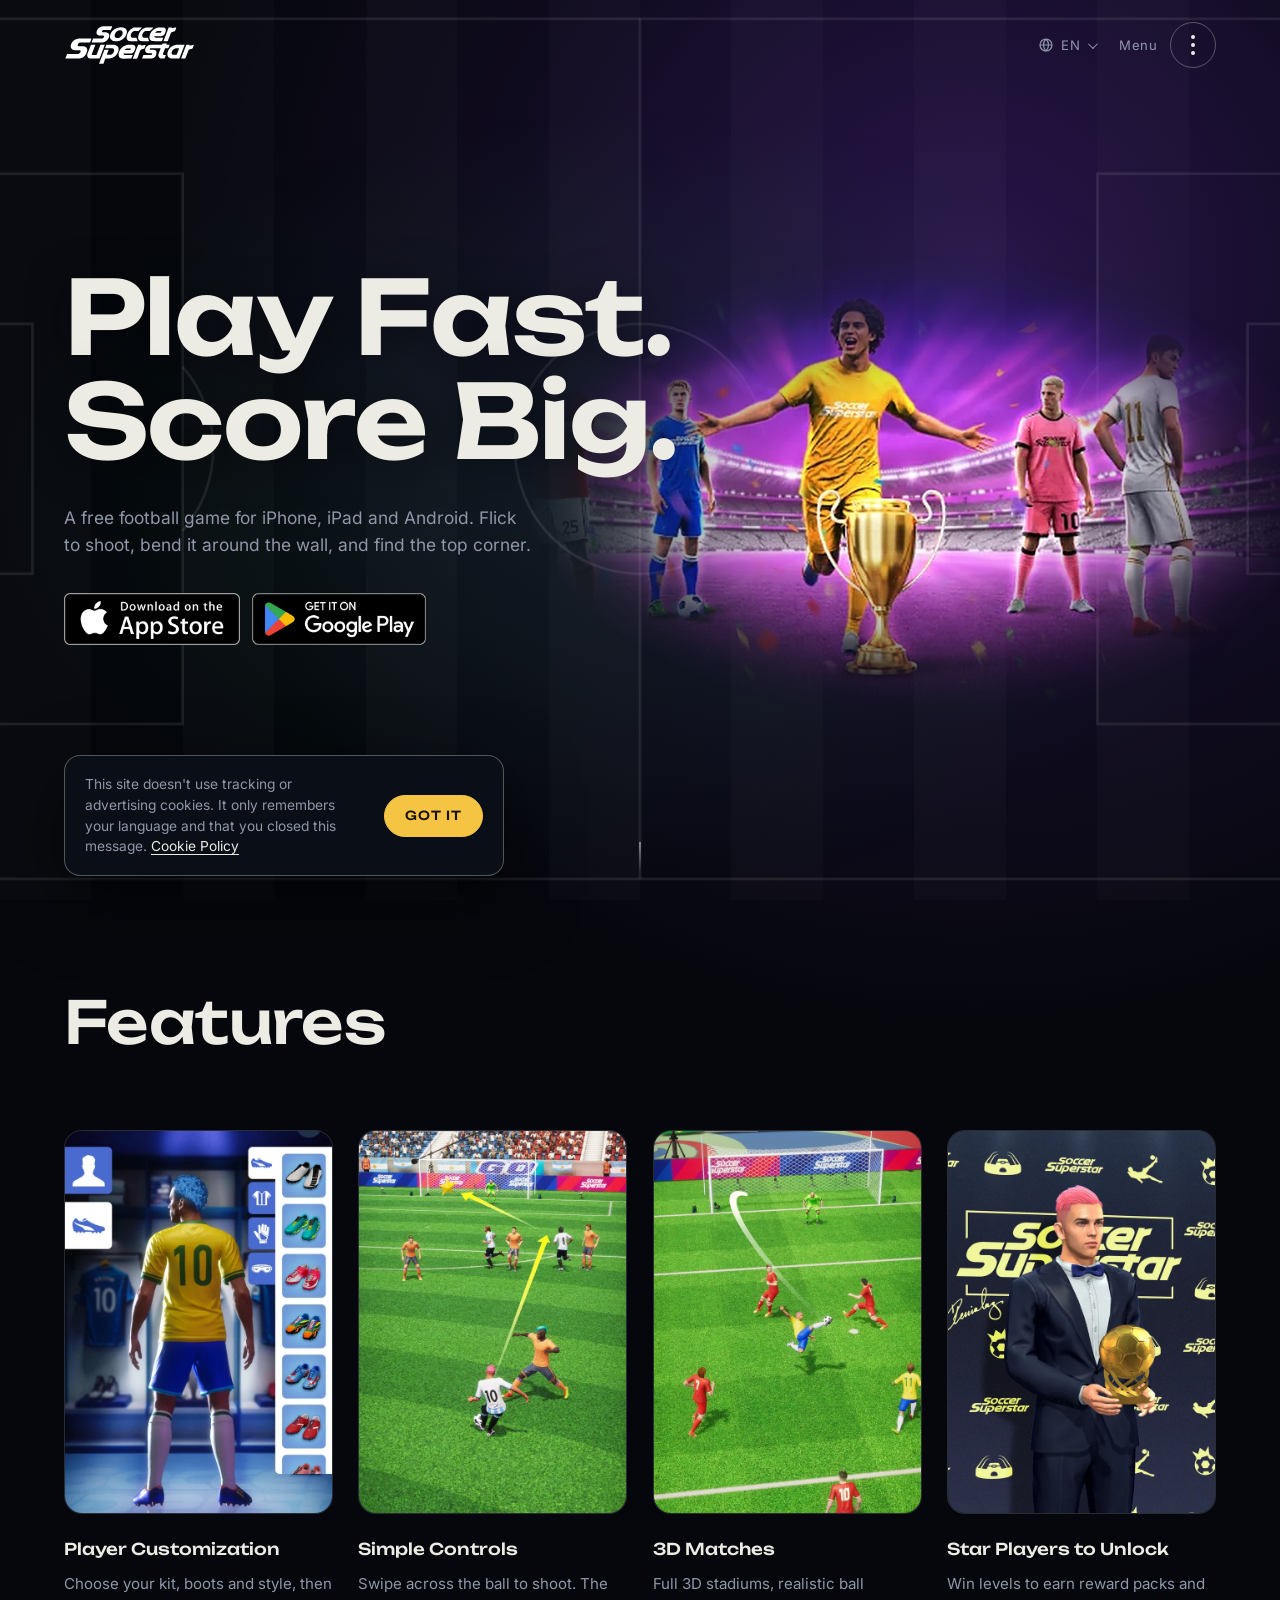
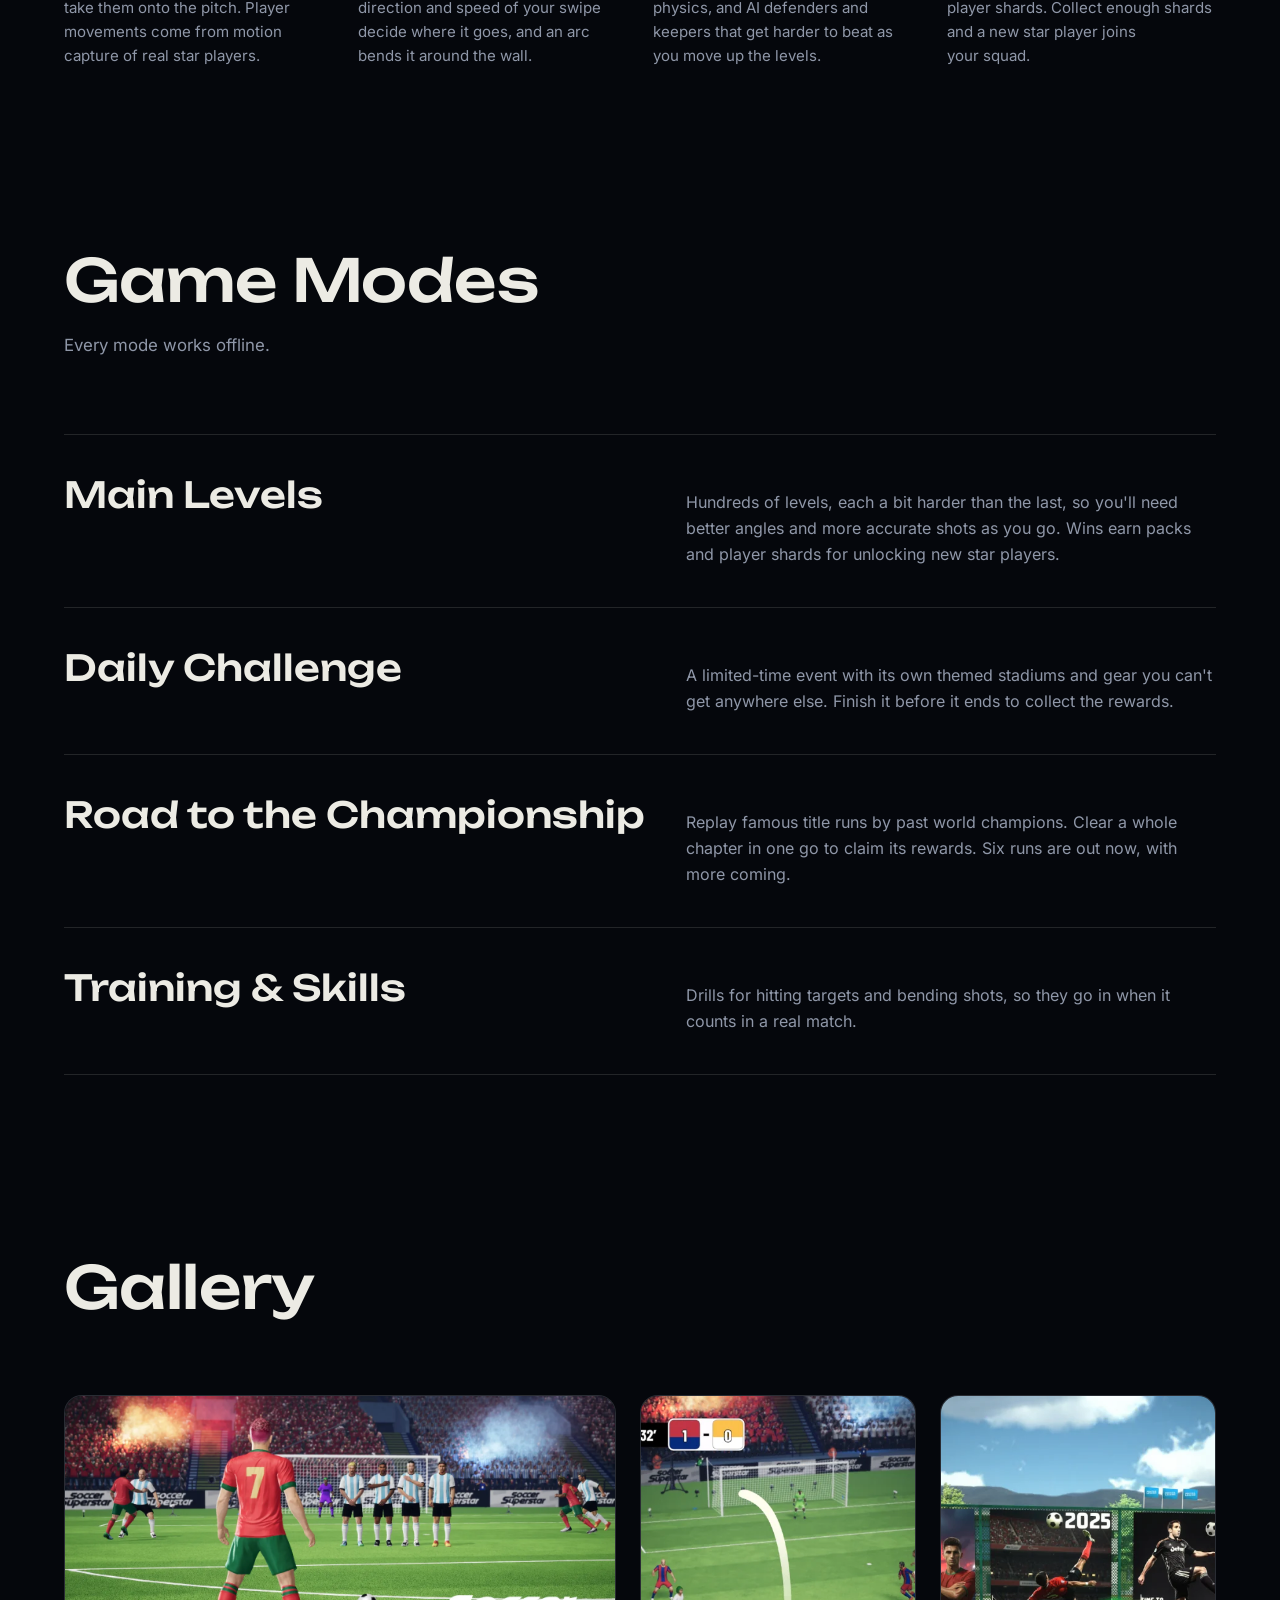
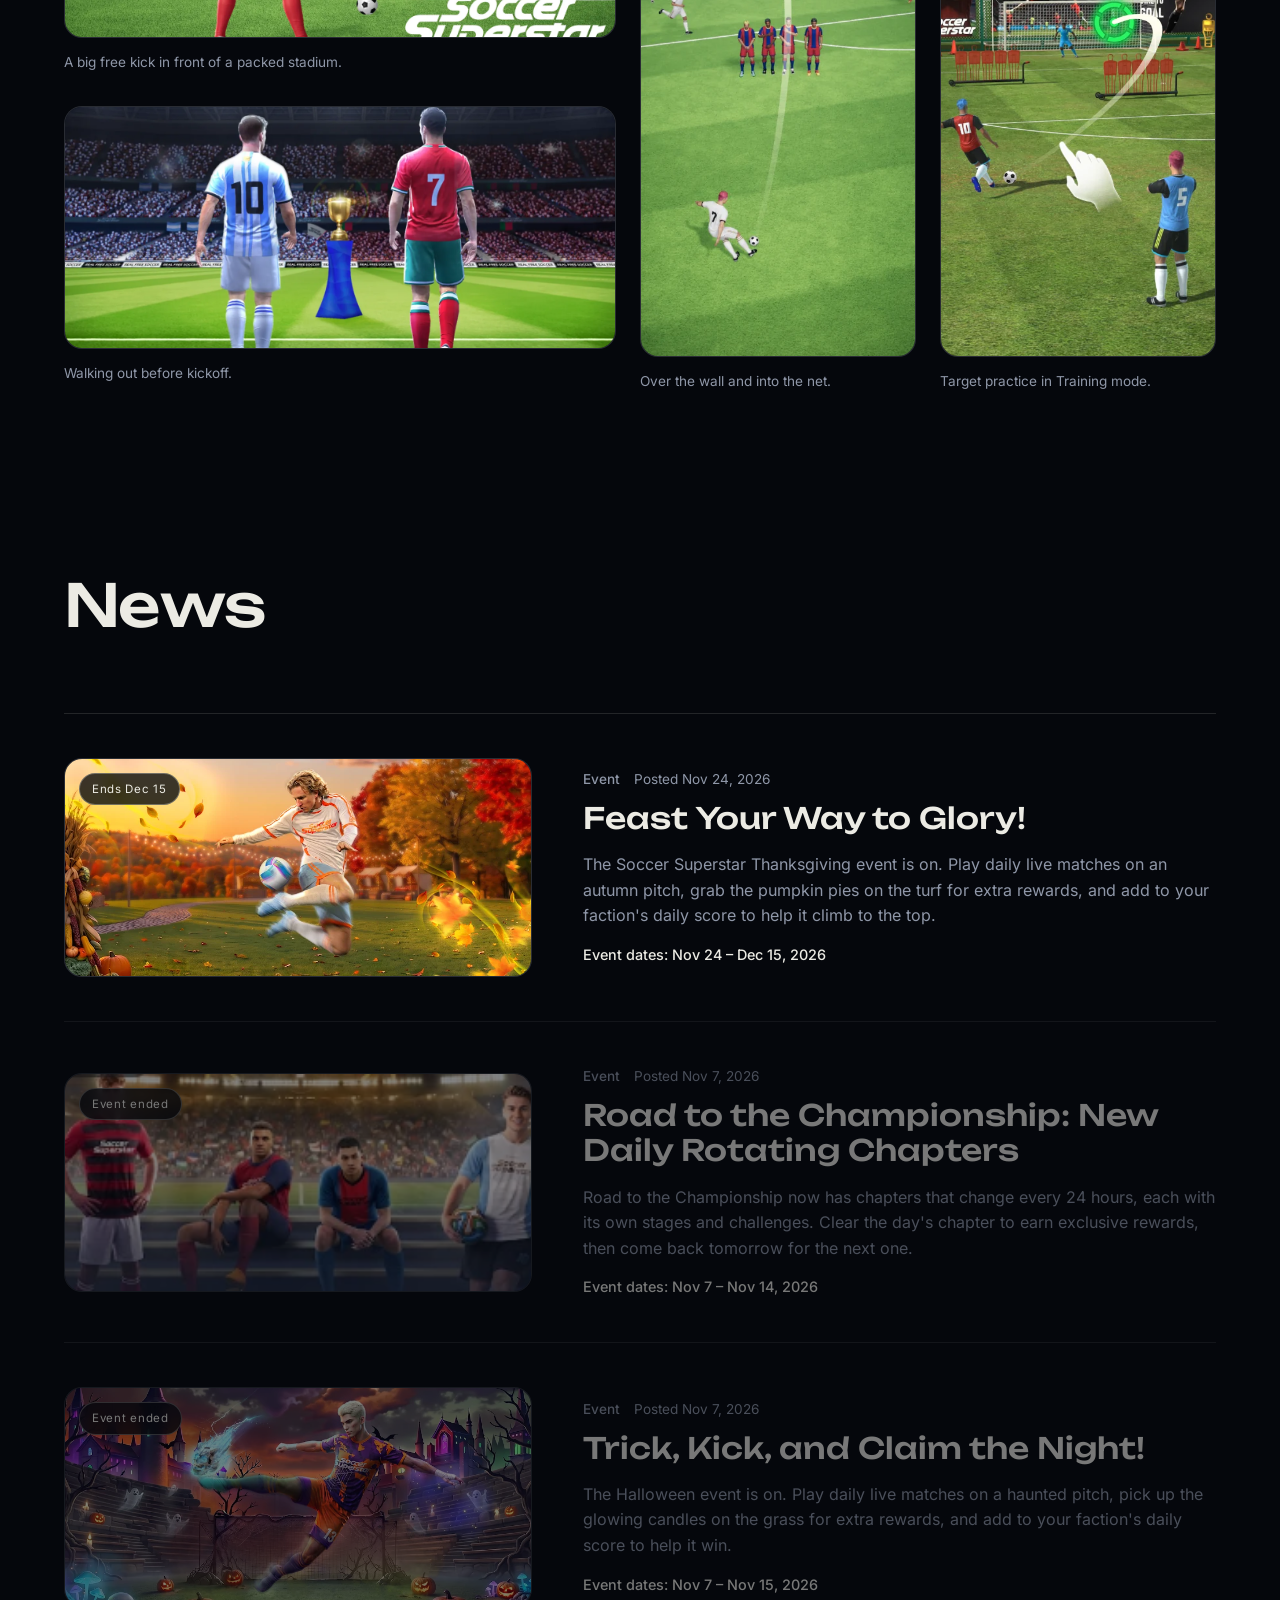
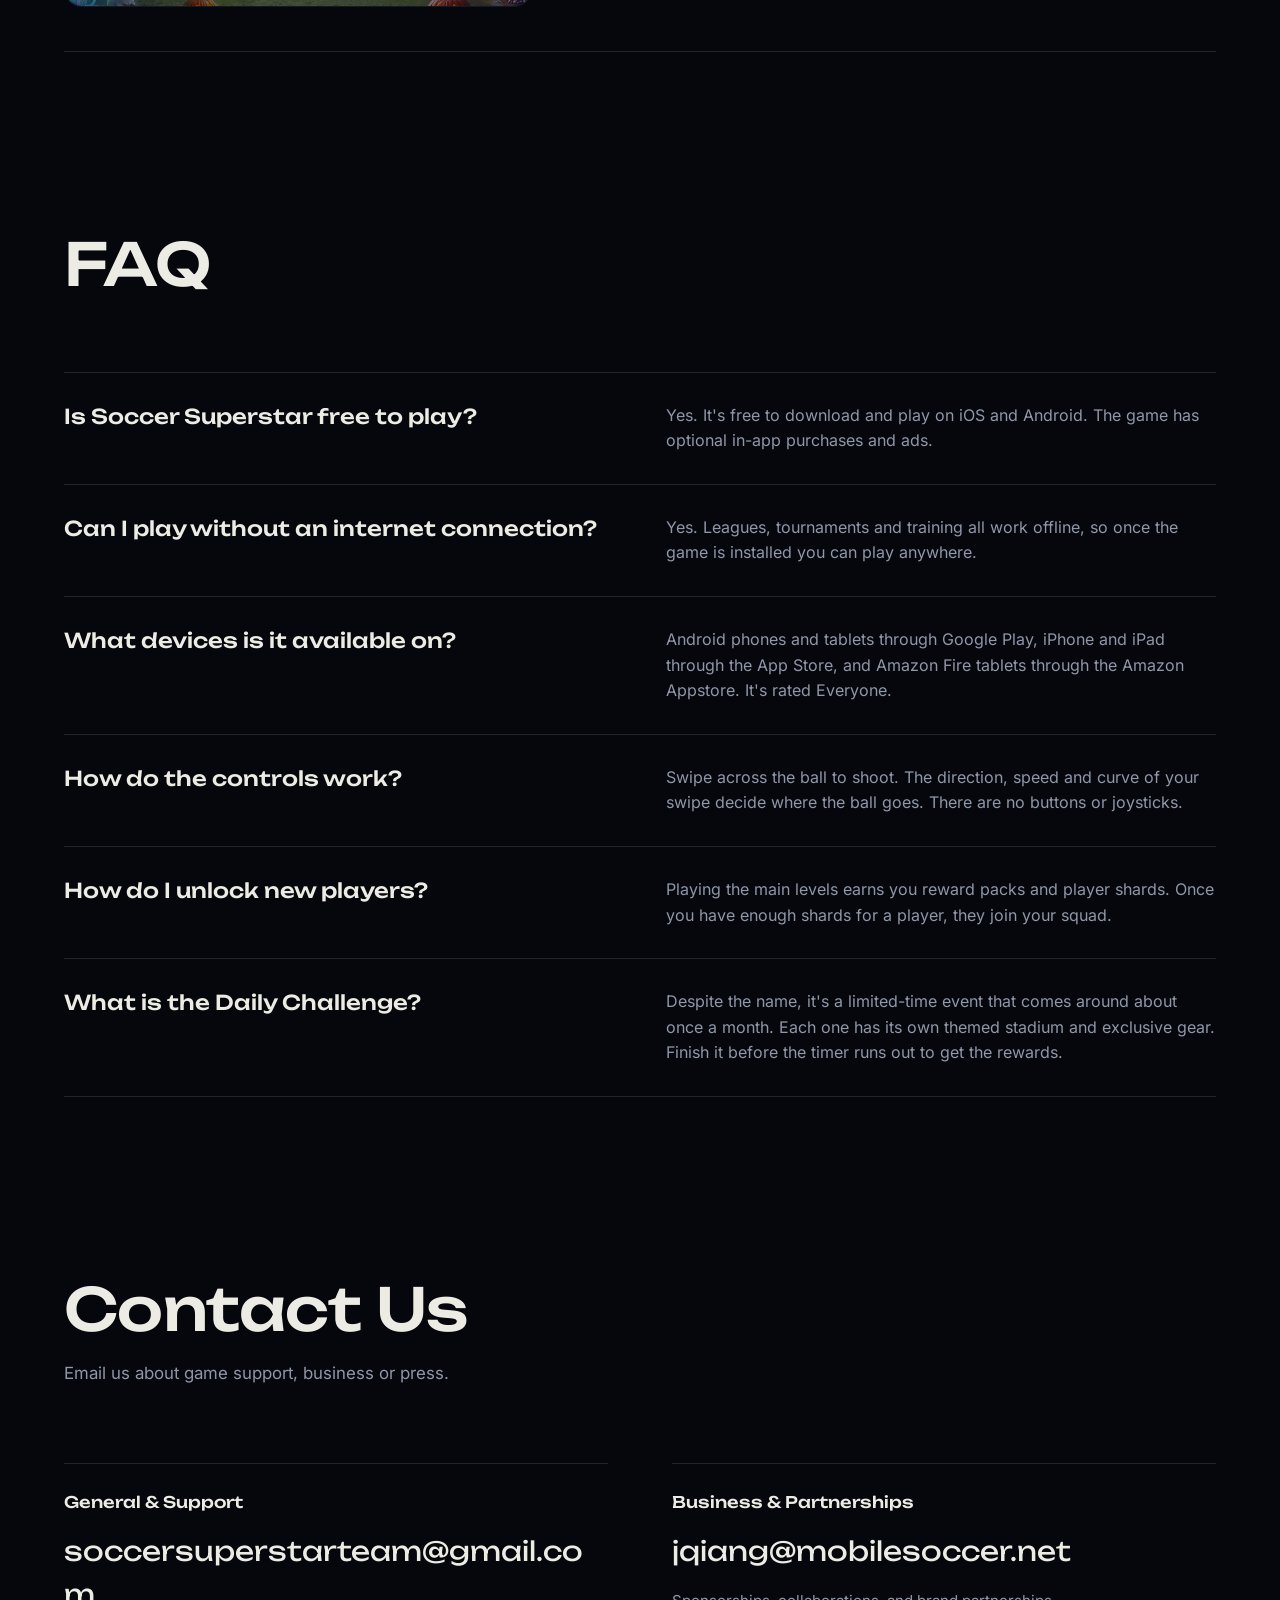
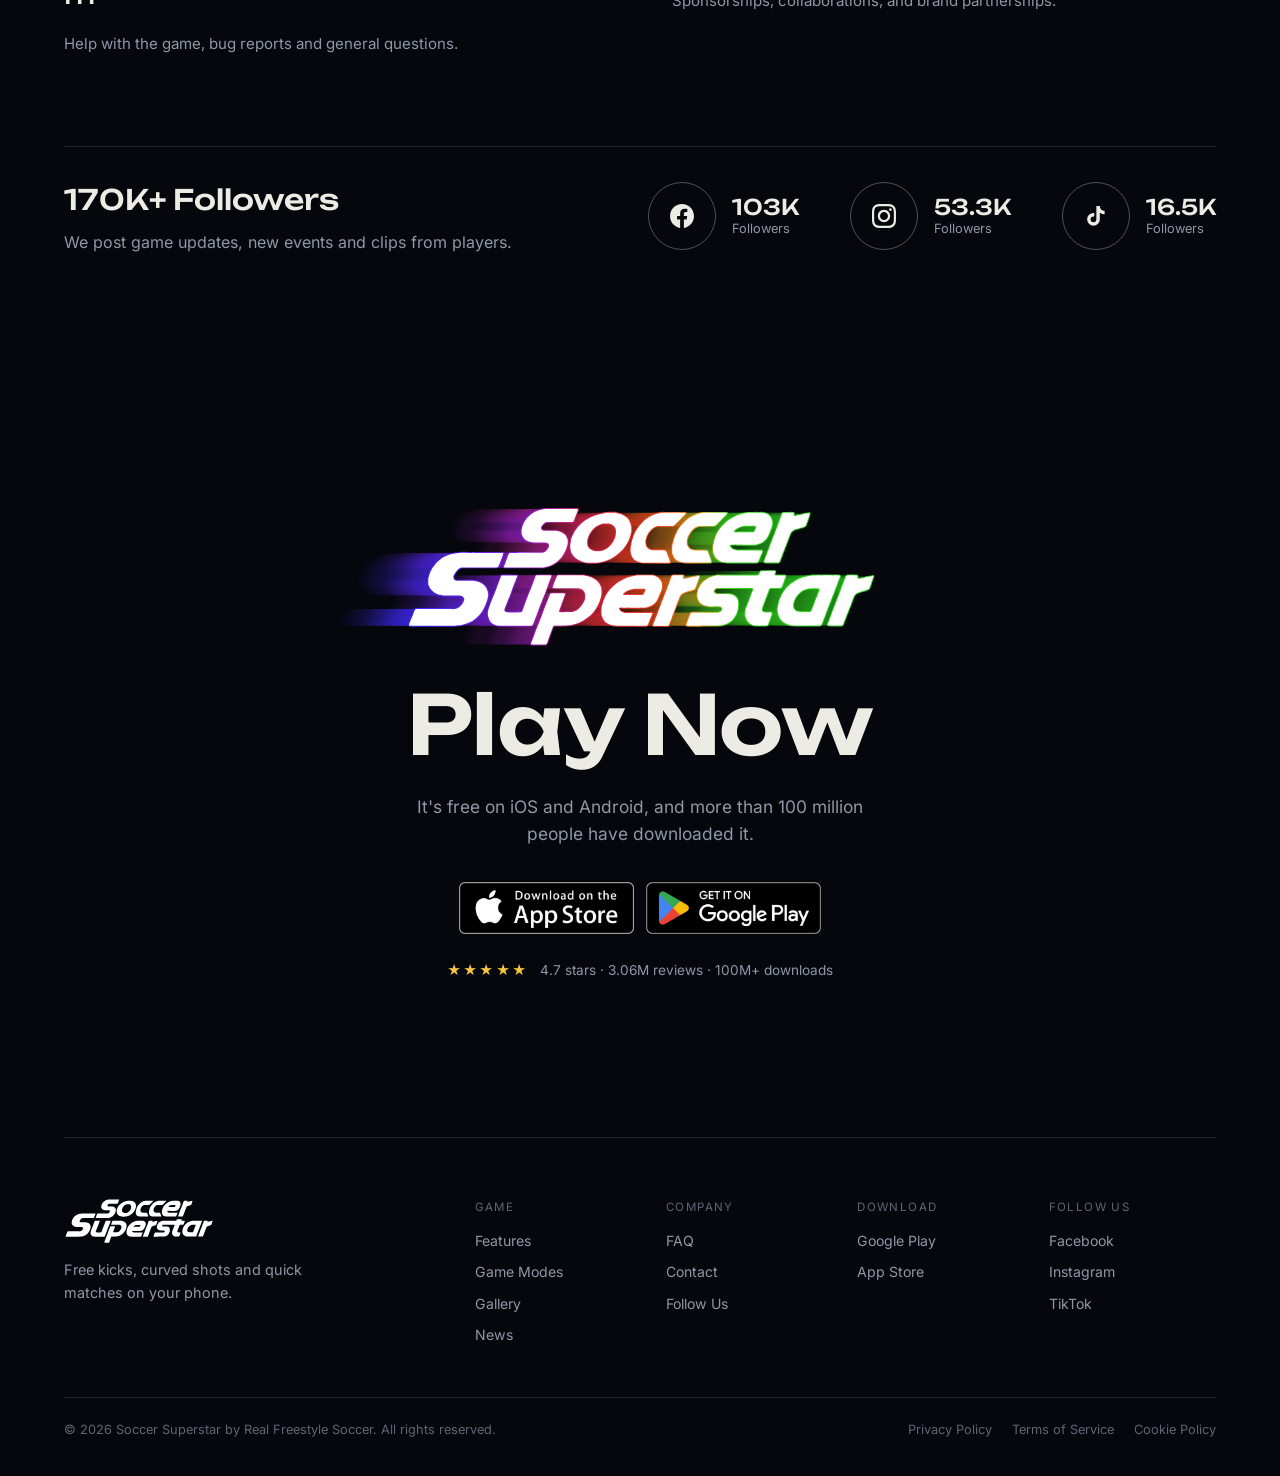
<file: index.html>
<!DOCTYPE html>
<html lang="en">
<head>
  <meta charset="UTF-8">
  <meta name="viewport" content="width=device-width, initial-scale=1.0">
  <title>Soccer Superstar | Free Football Game for iOS &amp; Android</title>
  <meta name="description" content="Soccer Superstar is a free mobile football game with flick controls, curved shots, free kicks and offline play. Download it for iOS and Android.">
  <meta name="author" content="Real Freestyle Soccer">
  <meta name="robots" content="index, follow, max-image-preview:large">
  <link rel="canonical" href="https://www.simface.com/">
  <link rel="alternate" hreflang="en" href="https://www.simface.com/">
  <link rel="alternate" hreflang="zh-Hans" href="https://www.simface.com/zh-cn/">
  <link rel="alternate" hreflang="es" href="https://www.simface.com/es/">
  <link rel="alternate" hreflang="pt" href="https://www.simface.com/pt/">
  <link rel="alternate" hreflang="fr" href="https://www.simface.com/fr/">
  <link rel="alternate" hreflang="ar" href="https://www.simface.com/ar/">
  <link rel="alternate" hreflang="id" href="https://www.simface.com/id/">
  <link rel="alternate" hreflang="ja" href="https://www.simface.com/ja/">
  <link rel="alternate" hreflang="x-default" href="https://www.simface.com/">

  <meta property="og:type" content="website">
  <meta property="og:site_name" content="Soccer Superstar">
  <meta property="og:title" content="Soccer Superstar Official Website">
  <meta property="og:description" content="Download Soccer Superstar, a free mobile football game with flick controls, curved shots, offline play, Daily Challenges, and Road to the Championship.">
  <meta property="og:image" content="https://www.simface.com/assets/images/soccer-superstar-share.jpg">
  <meta property="og:image:width" content="1200">
  <meta property="og:image:height" content="630">
  <meta property="og:image:alt" content="Soccer Superstar player lining up a free kick against a defensive wall in a packed stadium">
  <meta property="og:url" content="https://www.simface.com/">
  <meta property="og:locale" content="en_US">
  <meta property="og:locale:alternate" content="zh_CN">
  <meta property="og:locale:alternate" content="es_ES">
  <meta property="og:locale:alternate" content="pt_BR">
  <meta property="og:locale:alternate" content="fr_FR">
  <meta property="og:locale:alternate" content="ar_AR">
  <meta property="og:locale:alternate" content="id_ID">
  <meta property="og:locale:alternate" content="ja_JP">
  <meta name="twitter:card" content="summary_large_image">
  <meta name="twitter:title" content="Soccer Superstar Official Website">
  <meta name="twitter:description" content="A free football game for your phone. Flick to shoot, bend free kicks around the wall, and play offline.">
  <meta name="twitter:image" content="https://www.simface.com/assets/images/soccer-superstar-share.jpg">
  <meta name="twitter:image:alt" content="Soccer Superstar player lining up a free kick against a defensive wall in a packed stadium">

  <link rel="icon" type="image/svg+xml" href="/assets/icons/favicon.svg">
  <link rel="icon" type="image/png" sizes="32x32" href="/assets/icons/favicon-32.png">
  <link rel="apple-touch-icon" href="/assets/icons/apple-touch-icon.png">
  <link rel="manifest" href="/site.webmanifest">
  <meta name="theme-color" content="#05070c">
  <link rel="preload" href="/assets/fonts/unbounded-variable.woff" as="font" type="font/woff" crossorigin>
  <link rel="stylesheet" href="/styles.css">

  <script type="application/ld+json">
  {
    "@context": "https://schema.org",
    "@graph": [
      {
        "@type": "WebSite",
        "@id": "https://www.simface.com/#website",
        "url": "https://www.simface.com/",
        "name": "Soccer Superstar Official Website",
        "description": "The official website for Soccer Superstar, a free mobile football game for iOS and Android.",
        "publisher": { "@id": "https://www.simface.com/#organization" },
        "inLanguage": "en"
      },
      {
        "@type": "Organization",
        "@id": "https://www.simface.com/#organization",
        "name": "Real Freestyle Soccer",
        "url": "https://www.simface.com/",
        "logo": "https://www.simface.com/assets/icons/icon-512.png",
        "sameAs": [
          "https://www.facebook.com/playsoccersuperstar/",
          "https://www.instagram.com/soccersuperstar2025/",
          "https://www.tiktok.com/@soccersuperstar"
        ]
      },
      {
        "@type": ["VideoGame", "MobileApplication"],
        "@id": "https://www.simface.com/#soccer-superstar",
        "name": "Soccer Superstar",
        "url": "https://www.simface.com/",
        "mainEntityOfPage": "https://www.simface.com/",
        "identifier": "com.soccer.score.star",
        "author": { "@id": "https://www.simface.com/#organization" },
        "publisher": { "@id": "https://www.simface.com/#organization" },
        "genre": ["Sports Game", "Football Game", "Mobile Game"],
        "applicationCategory": "GameApplication",
        "operatingSystem": "Android, iOS",
        "isAccessibleForFree": true,
        "image": [
          "https://www.simface.com/assets/images/soccer-superstar-hero-players.webp",
          "https://www.simface.com/assets/images/soccer-superstar-walkout-trophy-before-kickoff.webp",
          "https://www.simface.com/assets/images/soccer-superstar-player-customization-locker-room.webp"
        ],
        "description": "Soccer Superstar is a free mobile football game featuring flick controls, free kicks, curved shots, player customization, offline play, Daily Challenges, and Road to the Championship.",
        "aggregateRating": {
          "@type": "AggregateRating",
          "ratingValue": "4.7",
          "ratingCount": "3060000",
          "bestRating": "5"
        },
        "offers": {
          "@type": "Offer",
          "price": "0",
          "priceCurrency": "USD",
          "availability": "https://schema.org/InStock"
        },
        "downloadUrl": [
          "https://play.google.com/store/apps/details?id=com.soccer.score.star&hl=en_US",
          "https://apps.apple.com/us/app/soccer-superstar/id1550945606"
        ]
      },
      {
        "@type": "FAQPage",
        "@id": "https://www.simface.com/#faq-schema",
        "mainEntity": [
          {
            "@type": "Question",
            "name": "Is Soccer Superstar free to play?",
            "acceptedAnswer": {
              "@type": "Answer",
              "text": "Yes. It's free to download and play on iOS and Android. The game has optional in-app purchases and ads."
            }
          },
          {
            "@type": "Question",
            "name": "Can I play Soccer Superstar offline?",
            "acceptedAnswer": {
              "@type": "Answer",
              "text": "Yes. Leagues, tournaments and training all work offline, so once the game is installed you can play anywhere."
            }
          },
          {
            "@type": "Question",
            "name": "How do the Soccer Superstar controls work?",
            "acceptedAnswer": {
              "@type": "Answer",
              "text": "Swipe across the ball to shoot. The direction, speed and curve of your swipe decide where the ball goes. There are no buttons or joysticks."
            }
          }
        ]
      }
    ]
  }
  </script>
</head>
<body>
  <div class="site-shell">
    <header class="topbar">
      <a class="brand" href="#home" aria-label="Soccer Superstar home">
        <img class="brand-mark" src="/assets/brand/soccer-superstar-logo-white.svg" alt="Soccer Superstar" width="604" height="185">
      </a>
      <div class="topbar-right">
        <details class="lang-picker">
          <summary aria-label="Language"><svg viewBox="0 0 24 24" width="16" height="16" aria-hidden="true"><path fill="none" stroke="currentColor" stroke-width="1.8" d="M12 3a9 9 0 1 0 0 18 9 9 0 0 0 0-18Zm-9 9h18M12 3c2.5 2.6 3.8 5.6 3.8 9s-1.3 6.4-3.8 9c-2.5-2.6-3.8-5.6-3.8-9S9.5 5.6 12 3Z"/></svg><span class="lang-current">EN</span></summary>
          <ul class="lang-menu">
            <li><a href="/" hreflang="en" lang="en" data-lang="en" aria-current="true">English</a></li>
            <li><a href="/zh-cn/" hreflang="zh-Hans" lang="zh-Hans" data-lang="zh-cn">简体中文</a></li>
            <li><a href="/es/" hreflang="es" lang="es" data-lang="es">Español</a></li>
            <li><a href="/pt/" hreflang="pt" lang="pt" data-lang="pt">Português</a></li>
            <li><a href="/fr/" hreflang="fr" lang="fr" data-lang="fr">Français</a></li>
            <li><a href="/ar/" hreflang="ar" lang="ar" data-lang="ar">العربية</a></li>
            <li><a href="/id/" hreflang="id" lang="id" data-lang="id">Bahasa Indonesia</a></li>
            <li><a href="/ja/" hreflang="ja" lang="ja" data-lang="ja">日本語</a></li>
          </ul>
        </details>
        <button class="nav-toggle" aria-label="Toggle menu" aria-expanded="false" aria-controls="site-menu">
          <span class="nav-toggle-label">Menu</span>
          <span class="nav-toggle-dots" aria-hidden="true"><span></span><span></span><span></span></span>
        </button>
      </div>
      <nav class="nav" id="site-menu" aria-label="Primary navigation">
        <a href="#features">Features</a>
        <a href="#modes">Game Modes</a>
        <a href="#gallery">Gallery</a>
        <a href="#news">News</a>
        <a href="#faq">FAQ</a>
        <a href="#contact">Contact</a>
        <a href="#play" class="nav-cta">Play Now</a>
      </nav>
    </header>

    <div class="pitch-bg" aria-hidden="true"></div>

    <main id="home">

      <!-- ═══ HERO ═══ -->
      <section class="hero">
        <div class="hero-copy">
          <h1><span class="visually-hidden">Soccer Superstar: </span>Play Fast.<br>Score Big.</h1>
          <p class="hero-text">A free football game for iPhone, iPad and Android. Flick to shoot, bend it around the wall, and find the top corner.</p>
          <div class="store-links" aria-label="Download Soccer Superstar">
            <a href="https://apps.apple.com/us/app/soccer-superstar/id1550945606" class="store-badge" target="_blank" rel="noopener noreferrer"><img src="/assets/badges/app-store-en.png" alt="Download on the App Store" width="540" height="160"></a>
            <a href="https://play.google.com/store/apps/details?id=com.soccer.score.star&amp;hl=en_US" class="store-badge" target="_blank" rel="noopener noreferrer"><img src="/assets/badges/google-play-en.png" alt="Get it on Google Play" width="538" height="160"></a>
          </div>
        </div>
        <div class="hero-art">
          <img src="/assets/images/soccer-superstar-hero-players.webp" alt="Soccer Superstar football heroes standing around a gold trophy in a purple lit stadium" width="1220" height="682" fetchpriority="high">
        </div>
        <a href="#features" class="hero-link" aria-label="Features"><span aria-hidden="true"></span></a>
      </section>

      <!-- ═══ FEATURES ═══ -->
      <section class="features section" id="features">
        <div class="section-heading">
          <h2>Features</h2>
        </div>
        <div class="feature-grid">
          <article class="feature-card frame-cut">
            <img src="/assets/images/soccer-superstar-player-customization-locker-room.webp" alt="Soccer Superstar player customization screen showing a number 10 footballer in a yellow jersey with boot options" width="640" height="1138" loading="lazy">
            <div class="feature-card-copy">
              <h3>Player Customization</h3>
              <p>Choose your kit, boots and style, then take them onto the pitch. Player movements come from motion capture of real star players.</p>
            </div>
          </article>
          <article class="feature-card frame-cut">
            <img src="/assets/images/soccer-superstar-flick-pass-arrows-controls.webp" alt="Soccer Superstar number 10 lining up a pass, with arrows showing the ball's path toward goal" width="640" height="1138" loading="lazy">
            <div class="feature-card-copy">
              <h3>Simple Controls</h3>
              <p>Swipe across the ball to shoot. The direction and speed of your swipe decide where it goes, and an arc bends it around the wall.</p>
            </div>
          </article>
          <article class="feature-card frame-cut">
            <img src="/assets/images/soccer-superstar-scissor-kick-volley.webp" alt="Soccer Superstar bicycle kick sequence in front of goal with defenders and stadium crowd" width="640" height="1138" loading="lazy">
            <div class="feature-card-copy">
              <h3>3D Matches</h3>
              <p>Full 3D stadiums, realistic ball physics, and AI defenders and keepers that get harder to beat as you move up the levels.</p>
            </div>
          </article>
          <article class="feature-card frame-cut">
            <img src="/assets/images/soccer-superstar-awards-ceremony-golden-ball.webp" alt="Soccer Superstar awards ceremony scene with a pink haired player holding a golden football trophy" width="640" height="1138" loading="lazy">
            <div class="feature-card-copy">
              <h3>Star Players to Unlock</h3>
              <p>Win levels to earn reward packs and player shards. Collect enough shards and a new star player joins your squad.</p>
            </div>
          </article>
        </div>
      </section>

      <!-- ═══ GAME MODES ═══ -->
      <section class="modes section" id="modes">
        <div class="section-heading">
          <h2>Game Modes</h2>
          <p class="section-subtext">Every mode works offline.</p>
        </div>
        <div class="modes-grid">
          <div class="mode-card frame-cut">
            <div class="mode-icon" aria-hidden="true">⚽</div>
            <h3>Main Levels</h3>
            <p>Hundreds of levels, each a bit harder than the last, so you'll need better angles and more accurate shots as you go. Wins earn packs and player shards for unlocking new star players.</p>
          </div>
          <div class="mode-card frame-cut">
            <div class="mode-icon" aria-hidden="true">🏆</div>
            <h3>Daily Challenge</h3>
            <p>A limited-time event with its own themed stadiums and gear you can't get anywhere else. Finish it before it ends to collect the rewards.</p>
          </div>
          <div class="mode-card frame-cut">
            <div class="mode-icon" aria-hidden="true">🌍</div>
            <h3>Road to the Championship</h3>
            <p>Replay famous title runs by past world champions. Clear a whole chapter in one go to claim its rewards. Six runs are out now, with more coming.</p>
          </div>
          <div class="mode-card frame-cut">
            <div class="mode-icon" aria-hidden="true">🎽</div>
            <h3>Training &amp; Skills</h3>
            <p>Drills for hitting targets and bending shots, so they go in when it counts in a real match.</p>
          </div>
        </div>
      </section>

      <!-- ═══ GALLERY ═══ -->
      <section class="gallery section" id="gallery">
        <div class="section-heading">
          <h2>Gallery</h2>
        </div>
        <div class="gallery-grid">
          <figure class="gallery-card frame-cut landscape">
            <img src="/assets/images/soccer-superstar-free-kick-key-art.webp" alt="Soccer Superstar Portugal free kick scene against Argentina with crowd flares inside a football stadium" width="1400" height="788" loading="lazy">
            <figcaption>A big free kick in front of a packed stadium.</figcaption>
          </figure>
          <figure class="gallery-card frame-cut landscape">
            <img src="/assets/images/soccer-superstar-walkout-trophy-before-kickoff.webp" alt="Soccer Superstar stadium scene showing number 10 and number 7 players walking toward a trophy before kickoff" width="1400" height="790" loading="lazy">
            <figcaption>Walking out before kickoff.</figcaption>
          </figure>
          <figure class="gallery-card frame-cut portrait">
            <img src="/assets/images/soccer-superstar-free-kick-wall-challenge.webp" alt="Soccer Superstar white shirt player taking a free kick over a defensive wall toward goal" width="507" height="863" loading="lazy">
            <figcaption>Over the wall and into the net.</figcaption>
          </figure>
          <figure class="gallery-card frame-cut portrait">
            <img src="/assets/images/soccer-superstar-training-target-challenge.webp" alt="Soccer Superstar target training challenge with a hand icon guiding a curved shot path" width="511" height="913" loading="lazy">
            <figcaption>Target practice in Training mode.</figcaption>
          </figure>
        </div>
      </section>

      <!-- ═══ NEWS ═══ -->
      <!-- To add a post: copy one <article class="news-card">, put it first, update the image, text and data-ends (YYYY-MM-DD).
           Every post shows the date it was posted (<time class="news-date">, datetime = YYYY-MM-DD) and the event dates (<p class="news-when">). -->
      <section class="news section" id="news" data-ended-label="Event ended">
        <div class="section-heading">
          <h2>News</h2>
        </div>
        <div class="news-grid">
          <article class="news-card frame-cut" data-ends="2026-12-15">
            <div class="news-media">
              <img src="/assets/images/soccer-superstar-news-thanksgiving-feast-your-way-to-glory.webp" alt="Soccer Superstar player volleying the ball on an autumn pitch with falling leaves, pumpkins and a harvest display" width="814" height="454" loading="lazy">
              <span class="news-badge">Ends Dec 15</span>
            </div>
            <div class="news-copy">
              <div class="news-meta"><p class="news-tag">Event</p><time class="news-date" datetime="2026-11-24">Posted Nov 24, 2026</time></div>
              <h3>Feast Your Way to Glory!</h3>
              <p>The Soccer Superstar Thanksgiving event is on. Play daily live matches on an autumn pitch, grab the pumpkin pies on the turf for extra rewards, and add to your faction's daily score to help it climb to the top.</p>
              <p class="news-when">Event dates: Nov 24 – Dec 15, 2026</p>
            </div>
          </article>
          <article class="news-card frame-cut" data-ends="2026-11-14">
            <div class="news-media">
              <img src="/assets/images/soccer-superstar-news-road-to-the-championship-daily-chapters.webp" alt="Four Soccer Superstar footballers waiting in a stadium tunnel lined with trophies" width="407" height="132" loading="lazy">
              <span class="news-badge">Ends Nov 14</span>
            </div>
            <div class="news-copy">
              <div class="news-meta"><p class="news-tag">Event</p><time class="news-date" datetime="2026-11-07">Posted Nov 7, 2026</time></div>
              <h3>Road to the Championship: New Daily Rotating Chapters</h3>
              <p>Road to the Championship now has chapters that change every 24 hours, each with its own stages and challenges. Clear the day's chapter to earn exclusive rewards, then come back tomorrow for the next one.</p>
              <p class="news-when">Event dates: Nov 7 – Nov 14, 2026</p>
            </div>
          </article>
          <article class="news-card frame-cut" data-ends="2026-11-15">
            <div class="news-media">
              <img src="/assets/images/soccer-superstar-news-halloween-trick-kick-claim-the-night.webp" alt="Soccer Superstar player volleying a flaming skull ball in a haunted Halloween stadium with pumpkins and ghosts" width="822" height="450" loading="lazy">
              <span class="news-badge">Ends Nov 15</span>
            </div>
            <div class="news-copy">
              <div class="news-meta"><p class="news-tag">Event</p><time class="news-date" datetime="2026-11-07">Posted Nov 7, 2026</time></div>
              <h3>Trick, Kick, and Claim the Night!</h3>
              <p>The Halloween event is on. Play daily live matches on a haunted pitch, pick up the glowing candles on the grass for extra rewards, and add to your faction's daily score to help it win.</p>
              <p class="news-when">Event dates: Nov 7 – Nov 15, 2026</p>
            </div>
          </article>
        </div>
      </section>

      <!-- ═══ FAQ ═══ -->
      <section class="faq section" id="faq">
        <div class="section-heading">
          <h2>FAQ</h2>
        </div>
        <div class="faq-grid">
          <div class="faq-item frame-cut">
            <h3 class="faq-q">Is Soccer Superstar free to play?</h3>
            <p class="faq-a">Yes. It's free to download and play on iOS and Android. The game has optional in-app purchases and ads.</p>
          </div>
          <div class="faq-item frame-cut">
            <h3 class="faq-q">Can I play without an internet connection?</h3>
            <p class="faq-a">Yes. Leagues, tournaments and training all work offline, so once the game is installed you can play anywhere.</p>
          </div>
          <div class="faq-item frame-cut">
            <h3 class="faq-q">What devices is it available on?</h3>
            <p class="faq-a">Android phones and tablets through Google Play, iPhone and iPad through the App Store, and Amazon Fire tablets through the Amazon Appstore. It's rated Everyone.</p>
          </div>
          <div class="faq-item frame-cut">
            <h3 class="faq-q">How do the controls work?</h3>
            <p class="faq-a">Swipe across the ball to shoot. The direction, speed and curve of your swipe decide where the ball goes. There are no buttons or joysticks.</p>
          </div>
          <div class="faq-item frame-cut">
            <h3 class="faq-q">How do I unlock new players?</h3>
            <p class="faq-a">Playing the main levels earns you reward packs and player shards. Once you have enough shards for a player, they join your squad.</p>
          </div>
          <div class="faq-item frame-cut">
            <h3 class="faq-q">What is the Daily Challenge?</h3>
            <p class="faq-a">Despite the name, it's a limited-time event that comes around about once a month. Each one has its own themed stadium and exclusive gear. Finish it before the timer runs out to get the rewards.</p>
          </div>
        </div>
      </section>

      <!-- ═══ CONTACT ═══ -->
      <section class="contact section" id="contact">
        <div class="section-heading">
          <h2>Contact Us</h2>
          <p>Email us about game support, business or press.</p>
        </div>
        <div class="contact-grid">
          <article class="contact-card frame-cut">
            <h3>General &amp; Support</h3>
            <p><a href="mailto:soccersuperstarteam@gmail.com">soccersuperstarteam@gmail.com</a></p>
            <p class="contact-note">Help with the game, bug reports and general questions.</p>
          </article>
          <article class="contact-card frame-cut">
            <h3>Business &amp; Partnerships</h3>
            <p><a href="mailto:jqiang@mobilesoccer.net">jqiang@mobilesoccer.net</a></p>
            <p class="contact-note">Sponsorships, collaborations, and brand partnerships.</p>
          </article>
        </div>
        <div class="social-row" id="social">
          <h3>170K+ Followers</h3>
          <p class="social-note">We post game updates, new events and clips from players.</p>
          <div class="social-grid">

            <!-- Facebook -->
            <a class="social-card social-card--fb" href="https://www.facebook.com/playsoccersuperstar/" target="_blank" rel="noopener noreferrer" aria-label="Follow Soccer Superstar on Facebook">
              <span class="social-icon"><svg aria-hidden="true" focusable="false" xmlns="http://www.w3.org/2000/svg" viewBox="0 0 24 24" fill="currentColor"><path d="M24 12.073C24 5.405 18.627 0 12 0S0 5.405 0 12.073C0 18.1 4.388 23.094 10.125 24v-8.437H7.078v-3.49h3.047V9.41c0-3.025 1.792-4.697 4.533-4.697 1.313 0 2.686.235 2.686.235v2.97h-1.514c-1.491 0-1.956.93-1.956 1.883v2.252h3.328l-.532 3.49h-2.796V24C19.612 23.094 24 18.1 24 12.073z"/></svg></span>
              <div class="social-stat-row">
                <div class="social-stat">
                  <strong>103K</strong>
                  <span>Followers</span>
                </div>
              </div>
            </a>

            <!-- Instagram -->
            <a class="social-card social-card--ig" href="https://www.instagram.com/soccersuperstarofficial/" target="_blank" rel="noopener noreferrer" aria-label="Follow Soccer Superstar on Instagram">
              <span class="social-icon"><svg aria-hidden="true" focusable="false" xmlns="http://www.w3.org/2000/svg" viewBox="0 0 24 24" fill="currentColor"><path d="M12 2.163c3.204 0 3.584.012 4.85.07 3.252.148 4.771 1.691 4.919 4.919.058 1.265.069 1.645.069 4.849 0 3.205-.012 3.584-.069 4.849-.149 3.225-1.664 4.771-4.919 4.919-1.266.058-1.644.07-4.85.07-3.204 0-3.584-.012-4.849-.07-3.26-.149-4.771-1.699-4.919-4.92-.058-1.265-.07-1.644-.07-4.849 0-3.204.013-3.583.07-4.849.149-3.227 1.664-4.771 4.919-4.919 1.266-.057 1.645-.069 4.849-.069zm0-2.163c-3.259 0-3.667.014-4.947.072-4.358.2-6.78 2.618-6.98 6.98-.059 1.281-.073 1.689-.073 4.948 0 3.259.014 3.668.072 4.948.2 4.358 2.618 6.78 6.98 6.98 1.281.058 1.689.072 4.948.072 3.259 0 3.668-.014 4.948-.072 4.354-.2 6.782-2.618 6.979-6.98.059-1.28.073-1.689.073-4.948 0-3.259-.014-3.667-.072-4.947-.196-4.354-2.617-6.78-6.979-6.98-1.281-.059-1.69-.073-4.949-.073zm0 5.838c-3.403 0-6.162 2.759-6.162 6.162s2.759 6.163 6.162 6.163 6.162-2.759 6.162-6.163c0-3.403-2.759-6.162-6.162-6.162zm0 10.162c-2.209 0-4-1.79-4-4 0-2.209 1.791-4 4-4s4 1.791 4 4c0 2.21-1.791 4-4 4zm6.406-11.845c-.796 0-1.441.645-1.441 1.44s.645 1.44 1.441 1.44c.795 0 1.439-.645 1.439-1.44s-.644-1.44-1.439-1.44z"/></svg></span>
              <div class="social-stat-row">
                <div class="social-stat">
                  <strong>53.3K</strong>
                  <span>Followers</span>
                </div>
              </div>
            </a>

            <!-- TikTok -->
            <a class="social-card social-card--tt" href="https://www.tiktok.com/@soccersuperstar" target="_blank" rel="noopener noreferrer" aria-label="Follow Soccer Superstar on TikTok">
              <span class="social-icon"><svg aria-hidden="true" focusable="false" xmlns="http://www.w3.org/2000/svg" viewBox="0 0 24 24" fill="currentColor"><path d="M19.59 6.69a4.83 4.83 0 0 1-3.77-4.25V2h-3.45v13.67a2.89 2.89 0 0 1-2.88 2.5 2.89 2.89 0 0 1-2.89-2.89 2.89 2.89 0 0 1 2.89-2.89c.28 0 .54.04.79.1V9.01a6.33 6.33 0 0 0-.79-.05 6.34 6.34 0 0 0-6.34 6.34 6.34 6.34 0 0 0 6.34 6.34 6.34 6.34 0 0 0 6.33-6.34V8.69a8.18 8.18 0 0 0 4.78 1.52V6.75a4.85 4.85 0 0 1-1.01-.06z"/></svg></span>
              <div class="social-stat-row">
                <div class="social-stat">
                  <strong>16.5K</strong>
                  <span>Followers</span>
                </div>
              </div>
            </a>

          </div>
        </div>
      </section>

      <!-- ═══ CTA / DOWNLOAD ═══ -->
      <section class="cta section" id="play">
        <div class="cta-panel frame-cut">
          <img class="cta-logo" src="/assets/brand/soccer-superstar-logo.svg" alt="Soccer Superstar" width="714" height="193" loading="lazy">
          <h2>Play Now</h2>
          <p>It's free on iOS and Android, and more than 100 million people have downloaded it.</p>
          <div class="store-links" aria-label="Download Soccer Superstar">
            <a href="https://apps.apple.com/us/app/soccer-superstar/id1550945606" class="store-badge" target="_blank" rel="noopener noreferrer"><img src="/assets/badges/app-store-en.png" alt="Download on the App Store" width="540" height="160"></a>
            <a href="https://play.google.com/store/apps/details?id=com.soccer.score.star&amp;hl=en_US" class="store-badge" target="_blank" rel="noopener noreferrer"><img src="/assets/badges/google-play-en.png" alt="Get it on Google Play" width="538" height="160"></a>
          </div>
          <div class="cta-proof">
            <span>★★★★★</span>
            <span>4.7 stars · 3.06M reviews · 100M+ downloads</span>
          </div>
        </div>
      </section>
    </main>

    <!-- ═══ FOOTER ═══ -->
    <footer class="footer">
      <div class="footer-top">
        <div class="footer-brand">
          <img class="brand-mark footer-mark" src="/assets/brand/soccer-superstar-logo-white.svg" alt="Soccer Superstar" width="604" height="185" loading="lazy">
          <p class="footer-tagline">Free kicks, curved shots and quick matches on your phone.</p>
        </div>
        <nav class="footer-nav" aria-label="Footer navigation">
          <div class="footer-nav-col">
            <p class="footer-nav-heading">Game</p>
            <a href="#features">Features</a>
            <a href="#modes">Game Modes</a>
            <a href="#gallery">Gallery</a>
            <a href="#news">News</a>
          </div>
          <div class="footer-nav-col">
            <p class="footer-nav-heading">Company</p>
            <a href="#faq">FAQ</a>
            <a href="#contact">Contact</a>
            <a href="#social">Follow Us</a>
          </div>
          <div class="footer-nav-col">
            <p class="footer-nav-heading">Download</p>
            <a href="https://play.google.com/store/apps/details?id=com.soccer.score.star&hl=en_US" target="_blank" rel="noopener noreferrer">Google Play</a>
            <a href="https://apps.apple.com/us/app/soccer-superstar/id1550945606" target="_blank" rel="noopener noreferrer">App Store</a>
          </div>
          <div class="footer-nav-col">
            <p class="footer-nav-heading">Follow Us</p>
            <a href="https://www.facebook.com/playsoccersuperstar/" target="_blank" rel="noopener noreferrer">Facebook</a>
            <a href="https://www.instagram.com/soccersuperstar2025/" target="_blank" rel="noopener noreferrer">Instagram</a>
            <a href="https://www.tiktok.com/@soccersuperstar" target="_blank" rel="noopener noreferrer">TikTok</a>
          </div>
        </nav>
      </div>
      <div class="footer-bottom">
        <p>© 2026 Soccer Superstar by Real Freestyle Soccer. All rights reserved.</p>
        <div class="footer-legal">
          <a href="/privacy-policy/">Privacy Policy</a>
          <a href="/terms-of-service/">Terms of Service</a>
          <a href="/cookie-policy/">Cookie Policy</a>
        </div>
      </div>
    </footer>
  </div>

  <!-- ═══ COOKIE NOTICE (first visit only) ═══ -->
  <div class="cookie-notice" id="cookie-notice" role="region" aria-label="Cookie notice" data-nosnippet hidden>
    <p>This site doesn't use tracking or advertising cookies. It only remembers your language and that you closed this message. <a href="/cookie-policy/">Cookie Policy</a></p>
    <button type="button" class="button button-primary">Got it</button>
  </div>

  <!-- ═══ PRIVACY POLICY MODAL ═══ -->
  <div id="privacy" class="legal-modal" role="dialog" aria-modal="true" aria-labelledby="privacy-title" data-nosnippet hidden>
    <div class="legal-modal-overlay"></div>
    <div class="legal-modal-box">
      <button class="legal-modal-close" aria-label="Close Privacy Policy">&times;</button>
      <h2 id="privacy-title">Privacy Policy</h2>
      <div class="legal-modal-body">
        <p><strong>I. Introduction</strong><br>Real Free Soccer know that you care how information about you is used and shared, and we appreciate your trust that we will do so carefully and sensibly. We respect the privacy rights of consumers and recognize the importance of protecting the information collected about you. We have adopted this global online Privacy Policy to explain how we store and use personal and non-personal information we collect online on our websites, during your use of our online products and/or services (including online game play) and on mobile platforms. This policy does not cover information provided online in response to job postings.</p>

        <p><strong>II. What Is Personal Information And When Does Real Free Soccer Collect It?</strong><br>Real Free Soccer collects both personal and non-personal consumer information. Personal information is information that identifies you and that can be used alone, to contact you on-line or off-line. Real Free Soccer may collect personal information from our online visitors during: contest registration and prize acceptance; warranty registration and requests; customer support and/or technical service requests; player match up and other head-to-head online competitions; registration for games and/or special game-specific events; newsletter subscriptions, referral services, and other marketing surveys and email campaigns; registration for Origin and/or other service accounts; creation of a personal profile; product, service and/or subscription orders; service requests from third party service providers on our site; access to our products and/or services on social networks or other third party services; or otherwise through use of our software, mobile or online services where personal information is required for use and/or participation.</p>

        <p>Information collected will vary depending upon the activity and may include your name, email address, phone number, home address, birth date, mobile phone number and credit card information. Visitors to Real Free Soccer Mobile may be asked to provide the name of their mobile service carrier, model of their mobile phone and a valid mobile number so that we may provide purchase instructions directly to their mobile phone. Prize winners may be required to provide their Social Security or other identification number for tax purposes, and will be used only for prize fulfillment.</p>

        <p><strong>III. What Happens To The Information Real Free Soccer Collects?</strong></p>

        <p><strong>A. How Real Free Soccer Uses Your Information</strong><br>Real Free Soccer uses your information to fulfill your specific requests, purchase orders and to send you purchase confirmation and other account-related information. In addition, the personal information you provide will allow us to send you messages about things including new products, features, enhancements, special offers, upgrade opportunities, contests and events of interest. You may also later opt out of such communications sent via email. Otherwise, Real Free Soccer uses personal and non-personal information, both individually and combined together, to better enhance your user experience, improve our products and services, understand the behavior and preferences of our customers, to troubleshoot technical problems, to serve advertising, for authentication purposes, to enforce our Terms of Service, to ensure proper functioning of our products and services as well as to help improve them.</p>

        <p><strong>B. Will Real Free Soccer Share My Information With Third Parties?</strong><br>Real Free Soccer will never share your personally identifiable information with third parties without your consent. We may, however, share non-personally identifiable, aggregated and/or public information with third parties. Real Free Soccer does not disclose any personal information about children under 18 years of age who have registered on any of our websites to third parties. From time to time, Real Free Soccer employs third party contractors to collect personal information on our behalf to provide email delivery, product, prize or promotional fulfillment, contest administration, credit card processing, shipping or other services on our sites. These third parties are prohibited from using your personal information for any other purpose without your specific consent.</p>

        <p><strong>IV. How Does Real Free Soccer Protect Your Personal Information?</strong><br>Real Free Soccer understands the importance of keeping your information safe and secure. Real Free Soccer will make commercially reasonable efforts to protect your personal information and ensure the security of our systems. When you enter sensitive financial information (such as a credit card number) on our order forms, we encrypt the transmission of that information using commercially reasonable methods. No method of transmission over the Internet, or method of electronic storage, is 100% secure, however. We cannot guarantee that your information will not be accessed, disclosed, altered, or destroyed by breach of any of our physical, technical, or managerial safeguards.</p>

        <p><strong>V. Third Party Sites</strong><br>Our website may contain advertising or services which link to other websites such as Twitter, Facebook and YouTube. The fact that we link to a website is not an endorsement, authorization or representation of our affiliation with that third party. Because we cannot control the activities of third parties, we cannot accept responsibility for any use of your personal information by such third parties, and we cannot guarantee that they will adhere to the same privacy and security practices as Real Free Soccer.</p>

        <p><strong>VI. Data Deletion</strong><br>To delete your account or data in Soccer Superstar, you can take either one of the following actions:<br>
        &bull; Sign in to your Facebook account in the game, go to Settings &rarr; Data Management &rarr; Data Deletion.<br>
        &bull; Go to <a href="https://sss.simface.com/" target="_blank" rel="noopener noreferrer">https://sss.simface.com/</a> and follow the instructions.</p>

        <p><strong>VII. Contact Information &amp; Complaints Process</strong><br>Email: <a href="mailto:soccersuperstarteam@gmail.com">soccersuperstarteam@gmail.com</a></p>
      </div>
    </div>
  </div>

  <!-- ═══ TERMS OF SERVICE MODAL ═══ -->
  <div id="terms" class="legal-modal" role="dialog" aria-modal="true" aria-labelledby="terms-title" data-nosnippet hidden>
    <div class="legal-modal-overlay"></div>
    <div class="legal-modal-box">
      <button class="legal-modal-close" aria-label="Close Terms of Service">&times;</button>
      <h2 id="terms-title">Terms of Service</h2>
      <div class="legal-modal-body">
        <p><strong>Last Updated: January 1, 2026</strong></p>

        <p>Welcome to Soccer Superstar, operated by Real Freestyle Soccer ("we," "us," or "our"). By downloading, installing, or playing Soccer Superstar (the "Game"), you agree to be bound by these Terms of Service ("Terms"). If you do not agree to these Terms, do not use the Game.</p>

        <p><strong>1. Eligibility</strong><br>You must be at least 13 years of age to use the Game. If you are under 18, you must have the permission of a parent or legal guardian. By using the Game, you represent that you meet these requirements.</p>

        <p><strong>2. License</strong><br>We grant you a limited, non-exclusive, non-transferable, revocable license to download and use the Game for your personal, non-commercial entertainment purposes. You may not copy, modify, distribute, sell, or lease any part of the Game, nor may you reverse engineer or attempt to extract the source code of the Game.</p>

        <p><strong>3. User Conduct</strong><br>You agree not to: (a) use cheats, exploits, automation software, bots, hacks, or any unauthorized third-party software designed to modify or interfere with the Game; (b) engage in any conduct that disrupts, damages, or interferes with other players' enjoyment; (c) use the Game for any unlawful purpose or in violation of any regulations; (d) impersonate any person or entity or misrepresent your affiliation with any person or entity.</p>

        <p><strong>4. In-App Purchases</strong><br>The Game may offer in-app purchases. All purchases are final and non-refundable except as required by applicable law. We reserve the right to modify, manage, regulate, control, or eliminate virtual items at our sole discretion. Prices are subject to change without notice.</p>

        <p><strong>5. Intellectual Property</strong><br>All content in the Game, including graphics, gameplay, music, and text, is the property of Real Freestyle Soccer or its licensors and is protected by intellectual property laws. You may not reproduce, distribute, or create derivative works without our express written permission.</p>

        <p><strong>6. Disclaimer of Warranties</strong><br>The Game is provided "as is" and "as available" without warranties of any kind, either express or implied, including but not limited to implied warranties of merchantability, fitness for a particular purpose, or non-infringement.</p>

        <p><strong>7. Limitation of Liability</strong><br>To the maximum extent permitted by law, Real Freestyle Soccer shall not be liable for any indirect, incidental, special, consequential, or punitive damages arising from your use of or inability to use the Game.</p>

        <p><strong>8. Changes to Terms</strong><br>We reserve the right to update these Terms at any time. We will notify you of material changes by posting the updated Terms in the Game or on our website. Your continued use of the Game after any changes constitutes your acceptance of the new Terms.</p>

        <p><strong>9. Governing Law</strong><br>These Terms shall be governed by and construed in accordance with applicable law, without regard to its conflict of law provisions.</p>

        <p><strong>10. Contact Us</strong><br>If you have any questions about these Terms, please contact us at: <a href="mailto:soccersuperstarteam@gmail.com">soccersuperstarteam@gmail.com</a></p>
      </div>
    </div>
  </div>

  <style>
    /* ─── Legal Modals ─── */
    .legal-modal {
      position: fixed;
      inset: 0;
      z-index: 9000;
      display: flex;
      align-items: center;
      justify-content: center;
    }
    .legal-modal[hidden] { display: none; }
    .legal-modal-overlay {
      position: absolute;
      inset: 0;
      background: rgba(5, 11, 20, 0.85);
      backdrop-filter: blur(4px);
    }
    .legal-modal-box {
      position: relative;
      background: var(--panel);
      border: 1px solid var(--line);
      border-radius: 12px;
      width: min(680px, calc(100vw - 40px));
      max-height: 80vh;
      display: flex;
      flex-direction: column;
      box-shadow: var(--shadow);
    }
    .legal-modal-box h2 {
      margin: 0;
      padding: 24px 56px 16px 28px;
      font-family: 'Barlow Condensed', Arial, sans-serif;
      font-size: 1.6rem;
      font-weight: 800;
      letter-spacing: 0.04em;
      text-transform: uppercase;
      color: var(--blue);
      border-bottom: 1px solid var(--line);
      flex-shrink: 0;
    }
    .legal-modal-body {
      overflow-y: auto;
      padding: 20px 28px 28px;
      color: var(--muted);
      font-size: 0.9rem;
      line-height: 1.7;
    }
    .legal-modal-body p { margin: 0 0 14px; }
    .legal-modal-body a { color: var(--blue); text-decoration: underline; }
    .legal-modal-close {
      position: absolute;
      top: 16px;
      right: 16px;
      background: none;
      border: none;
      color: var(--muted);
      font-size: 1.6rem;
      line-height: 1;
      cursor: pointer;
      padding: 4px 8px;
      border-radius: 4px;
      transition: color 0.2s;
    }
    .legal-modal-close:hover { color: var(--text); }
  </style>

  <script>
    // Full-screen menu
    const toggle = document.querySelector('.nav-toggle');
    const nav = document.querySelector('.nav');
    function setMenu(open) {
      toggle.setAttribute('aria-expanded', String(open));
      nav.classList.toggle('nav-open', open);
      document.body.classList.toggle('menu-open', open);
    }
    if (toggle && nav) {
      toggle.addEventListener('click', () => setMenu(toggle.getAttribute('aria-expanded') !== 'true'));
      nav.querySelectorAll('a').forEach(a => a.addEventListener('click', () => setMenu(false)));
      document.addEventListener('keydown', e => { if (e.key === 'Escape' && nav.classList.contains('nav-open')) { setMenu(false); toggle.focus(); } });
    }

    // Cookie notice: shown until the visitor closes it
    (function () {
      const box = document.getElementById('cookie-notice');
      if (!box) return;
      let seen = null;
      try { seen = localStorage.getItem('ss-notice'); } catch (e) {}
      if (seen) return;
      box.hidden = false;
      setTimeout(() => box.classList.add('show'), 600);
      box.querySelector('button').addEventListener('click', () => {
        try { localStorage.setItem('ss-notice', '1'); } catch (e) {}
        box.classList.remove('show');
        setTimeout(() => { box.hidden = true; }, 350);
      });
    })();

    // Header gets a background once you scroll
    const topbar = document.querySelector('.topbar');
    function onScroll() {
      if (topbar) topbar.classList.toggle('scrolled', (window.scrollY || window.pageYOffset) > 30);
    }
    window.addEventListener('scroll', onScroll, { passive: true });
    onScroll();

    // ── Text fitting ─────────────────────────────────────────────
    // 1. "Soccer Superstar" is never split across two lines.
    // 2. Headings and labels never end with a single word on the last line:
    //    if they would, the text is made slightly smaller until it fits.
    // 3. Paragraphs keep their last two words together.
    (function () {
      const BRAND = /soccer\s+superstar/gi;
      const CJK = /[　-鿿가-힯＀-￯]/;
      const SKIP = 'script, style, svg, noscript, .visually-hidden, .brand-name';

      function textNodes(root) {
        const out = [];
        const walker = document.createTreeWalker(root, NodeFilter.SHOW_TEXT, {
          acceptNode: n => (!n.nodeValue.trim() || (n.parentElement && n.parentElement.closest(SKIP)))
            ? NodeFilter.FILTER_REJECT : NodeFilter.FILTER_ACCEPT
        });
        while (walker.nextNode()) out.push(walker.currentNode);
        return out;
      }

      // 1. Keep the game name together
      textNodes(document.body).forEach(node => {
        const text = node.nodeValue;
        BRAND.lastIndex = 0;
        if (!BRAND.test(text)) return;
        BRAND.lastIndex = 0;
        const frag = document.createDocumentFragment();
        let last = 0, m;
        while ((m = BRAND.exec(text))) {
          if (m.index > last) frag.appendChild(document.createTextNode(text.slice(last, m.index)));
          const span = document.createElement('span');
          span.className = 'brand-name';
          span.textContent = m[0].replace(/\s+/, ' ');
          frag.appendChild(span);
          last = m.index + m[0].length;
        }
        if (last < text.length) frag.appendChild(document.createTextNode(text.slice(last)));
        node.parentNode.replaceChild(frag, node);
      });

      // 3. Paragraphs: join the last two words with a non-breaking space
      document.querySelectorAll('main p, footer p, figcaption, .checklist li').forEach(el => {
        const nodes = textNodes(el);
        for (let i = nodes.length - 1; i >= 0; i--) {
          const v = nodes[i].nodeValue, t = v.replace(/\s+$/, '');
          const at = t.lastIndexOf(' ');
          if (at > 0) { nodes[i].nodeValue = t.slice(0, at) + ' ' + t.slice(at + 1) + v.slice(t.length); break; }
          if (t.trim()) break;
        }
      });

      // 2. Headings and labels: shrink instead of leaving one word alone, or overflowing
      const FIT = 'h1, h2, h3, .news-badge, .social-stat span';

      function measure(el) {
        const tops = [];
        const units = [];
        textNodes(el).concat([...el.querySelectorAll('.brand-name')].map(b => b.firstChild)).forEach(node => {
          if (!node || node.parentElement.closest('.visually-hidden')) return;
          const v = node.nodeValue;
          const re = CJK.test(v) ? /[^\s]/g : /\S+/g;
          let m;
          while ((m = re.exec(v))) {
            const r = document.createRange();
            r.setStart(node, m.index); r.setEnd(node, m.index + m[0].length);
            const rect = r.getClientRects()[0];
            if (rect && rect.width) units.push({ top: Math.round(rect.top), cjk: re.source !== '\\S+', text: m[0] });
          }
        });
        if (!units.length) return { lines: 1, lonely: false };
        units.forEach(u => { if (!tops.some(t => Math.abs(t - u.top) < 4)) tops.push(u.top); });
        const lastTop = Math.max(...tops);
        const lastLine = units.filter(u => Math.abs(u.top - lastTop) < 4);
        const realLast = lastLine.filter(u => !/^[。、，．.,!！?？:：;；\-—–…»”」』)）]+$/.test(u.text));
        const lonely = tops.length > 1 && (lastLine[0].cjk ? realLast.length <= 1 : realLast.length <= 1);
        return { lines: tops.length, lonely };
      }

      function overflows(el) {
        if (el.scrollWidth > el.clientWidth + 1) return true;
        const r = el.getBoundingClientRect(), pr = el.parentElement.getBoundingClientRect();
        // cards waiting off-screen in a swipe row are only checked against their own card
        if (el.closest('.steps-grid, .modes-grid, .reviews-grid')) return r.right > pr.right + 1 || r.left < pr.left - 1;
        const vw = document.documentElement.clientWidth;
        return r.right > Math.min(pr.right, vw) + 1 || r.left < Math.max(pr.left, 0) - 1;
      }

      function shrink(el, base, maxSteps, needOnly) {
        for (let step = 0; step <= maxSteps; step++) {
          if (step) el.style.fontSize = Math.max(base * (1 - 0.03 * step), 13).toFixed(2) + 'px';
          const lonely = measure(el).lonely;
          if (!overflows(el) && (needOnly === 'overflow' || !lonely)) return true;
        }
        return false;
      }

      // Join the last word to the one before it with a non-breaking space
      function glueLastWord(el) {
        const nodes = textNodes(el);
        for (let i = nodes.length - 1; i >= 0; i--) {
          const v = nodes[i].nodeValue, t = v.replace(/\s+$/, '');
          if (!t.trim()) continue;
          const at = t.lastIndexOf(' ');
          if (at > 0) { nodes[i].nodeValue = t.slice(0, at) + ' ' + t.slice(at + 1) + v.slice(t.length); return true; }
          // last word is the first word of this text node: glue to whatever comes before it
          if (/^\s/.test(v) && v.trim()) { nodes[i].nodeValue = v.replace(/^\s+/, ' '); return true; }
          return false;
        }
        return false;
      }

      function fit(el) {
        el.style.fontSize = '';
        if (!el.offsetParent) return;
        const base = parseFloat(getComputedStyle(el).fontSize);
        if (shrink(el, base, 10)) return;                 // up to ~30% smaller
        el.style.fontSize = '';
        if (!el.dataset.glued && measure(el).lonely && glueLastWord(el)) el.dataset.glued = '1';
        shrink(el, base, 22, 'overflow');                  // then only as small as needed to fit
      }

      function fitAll() { document.querySelectorAll(FIT).forEach(fit); }
      let timer;
      const later = () => { clearTimeout(timer); timer = setTimeout(fitAll, 120); };
      fitAll();
      if (document.fonts && document.fonts.ready) document.fonts.ready.then(fitAll);
      window.addEventListener('load', fitAll);
      window.addEventListener('resize', later);
      window.addEventListener('orientationchange', later);
      document.addEventListener('toggle', later, true);
    })();

    // FAQ: on phones, answers open when the question is tapped
    const phone = window.matchMedia('(max-width: 760px)');
    document.querySelectorAll('.faq-item').forEach((item, i) => {
      const q = item.querySelector('.faq-q');
      const a = item.querySelector('.faq-a');
      if (!q || !a) return;
      a.id = a.id || 'faq-a-' + i;
      const setup = () => {
        if (phone.matches) {
          q.setAttribute('role', 'button');
          q.setAttribute('tabindex', '0');
          q.setAttribute('aria-controls', a.id);
          q.setAttribute('aria-expanded', item.classList.contains('open') ? 'true' : 'false');
        } else {
          ['role', 'tabindex', 'aria-controls', 'aria-expanded'].forEach(n => q.removeAttribute(n));
        }
      };
      const toggle = () => {
        if (!phone.matches) return;
        item.classList.toggle('open');
        q.setAttribute('aria-expanded', item.classList.contains('open') ? 'true' : 'false');
      };
      q.addEventListener('click', toggle);
      q.addEventListener('keydown', e => { if (e.key === 'Enter' || e.key === ' ') { e.preventDefault(); toggle(); } });
      setup();
      if (phone.addEventListener) phone.addEventListener('change', setup);
    });

    // News: mark events as ended once their end date has passed
    const newsSection = document.getElementById('news');
    const endedLabel = (newsSection && newsSection.dataset.endedLabel) || 'Event ended';
    document.querySelectorAll('.news-card[data-ends]').forEach(card => {
      const end = new Date(card.dataset.ends + 'T23:59:59');
      if (Date.now() > end.getTime()) {
        card.classList.add('news-ended');
        const badge = card.querySelector('.news-badge');
        if (badge) badge.textContent = endedLabel;
      }
    });

    // Languages: remember the visitor's choice; on a first visit to the English home page,
    // send them to their phone/browser language if we have it.
    const LANGS = { zh: 'zh-cn', es: 'es', pt: 'pt', fr: 'fr', ar: 'ar', id: 'id', ja: 'ja' };
    const store = {
      get() { try { return localStorage.getItem('ss-lang'); } catch (e) { return null; } },
      set(v) { try { localStorage.setItem('ss-lang', v); } catch (e) {} }
    };
    document.querySelectorAll('.lang-menu a[data-lang]').forEach(a => {
      a.addEventListener('click', () => store.set(a.dataset.lang));
    });
    if (location.pathname === '/' && !store.get() && !/bot|crawl|spider/i.test(navigator.userAgent)) {
      const prefs = navigator.languages || [navigator.language || ''];
      for (const l of prefs) {
        const code = String(l).toLowerCase().split('-')[0];
        if (code === 'en') break;
        if (LANGS[code]) { location.replace('/' + LANGS[code] + '/' + location.hash); break; }
      }
    }
    // Close the language menu when clicking elsewhere
    document.addEventListener('click', e => {
      document.querySelectorAll('.lang-picker[open]').forEach(d => { if (!d.contains(e.target)) d.removeAttribute('open'); });
    });

    // Legal modals
    function openModal(id) {
      const modal = document.getElementById(id);
      if (!modal) return;
      modal.hidden = false;
      document.body.style.overflow = 'hidden';
      modal.querySelector('.legal-modal-close').focus();
    }
    function closeModal(modal) {
      modal.hidden = true;
      document.body.style.overflow = '';
    }
    document.querySelectorAll('a[href="#privacy"], a[href="#terms"]').forEach(link => {
      link.addEventListener('click', e => {
        e.preventDefault();
        openModal(link.getAttribute('href').slice(1));
      });
    });
    document.querySelectorAll('.legal-modal').forEach(modal => {
      modal.querySelector('.legal-modal-close').addEventListener('click', () => closeModal(modal));
      modal.querySelector('.legal-modal-overlay').addEventListener('click', () => closeModal(modal));
    });
    document.addEventListener('keydown', e => {
      if (e.key === 'Escape') {
        document.querySelectorAll('.legal-modal:not([hidden])').forEach(closeModal);
      }
    });
  </script>
</body>
</html>
</file>
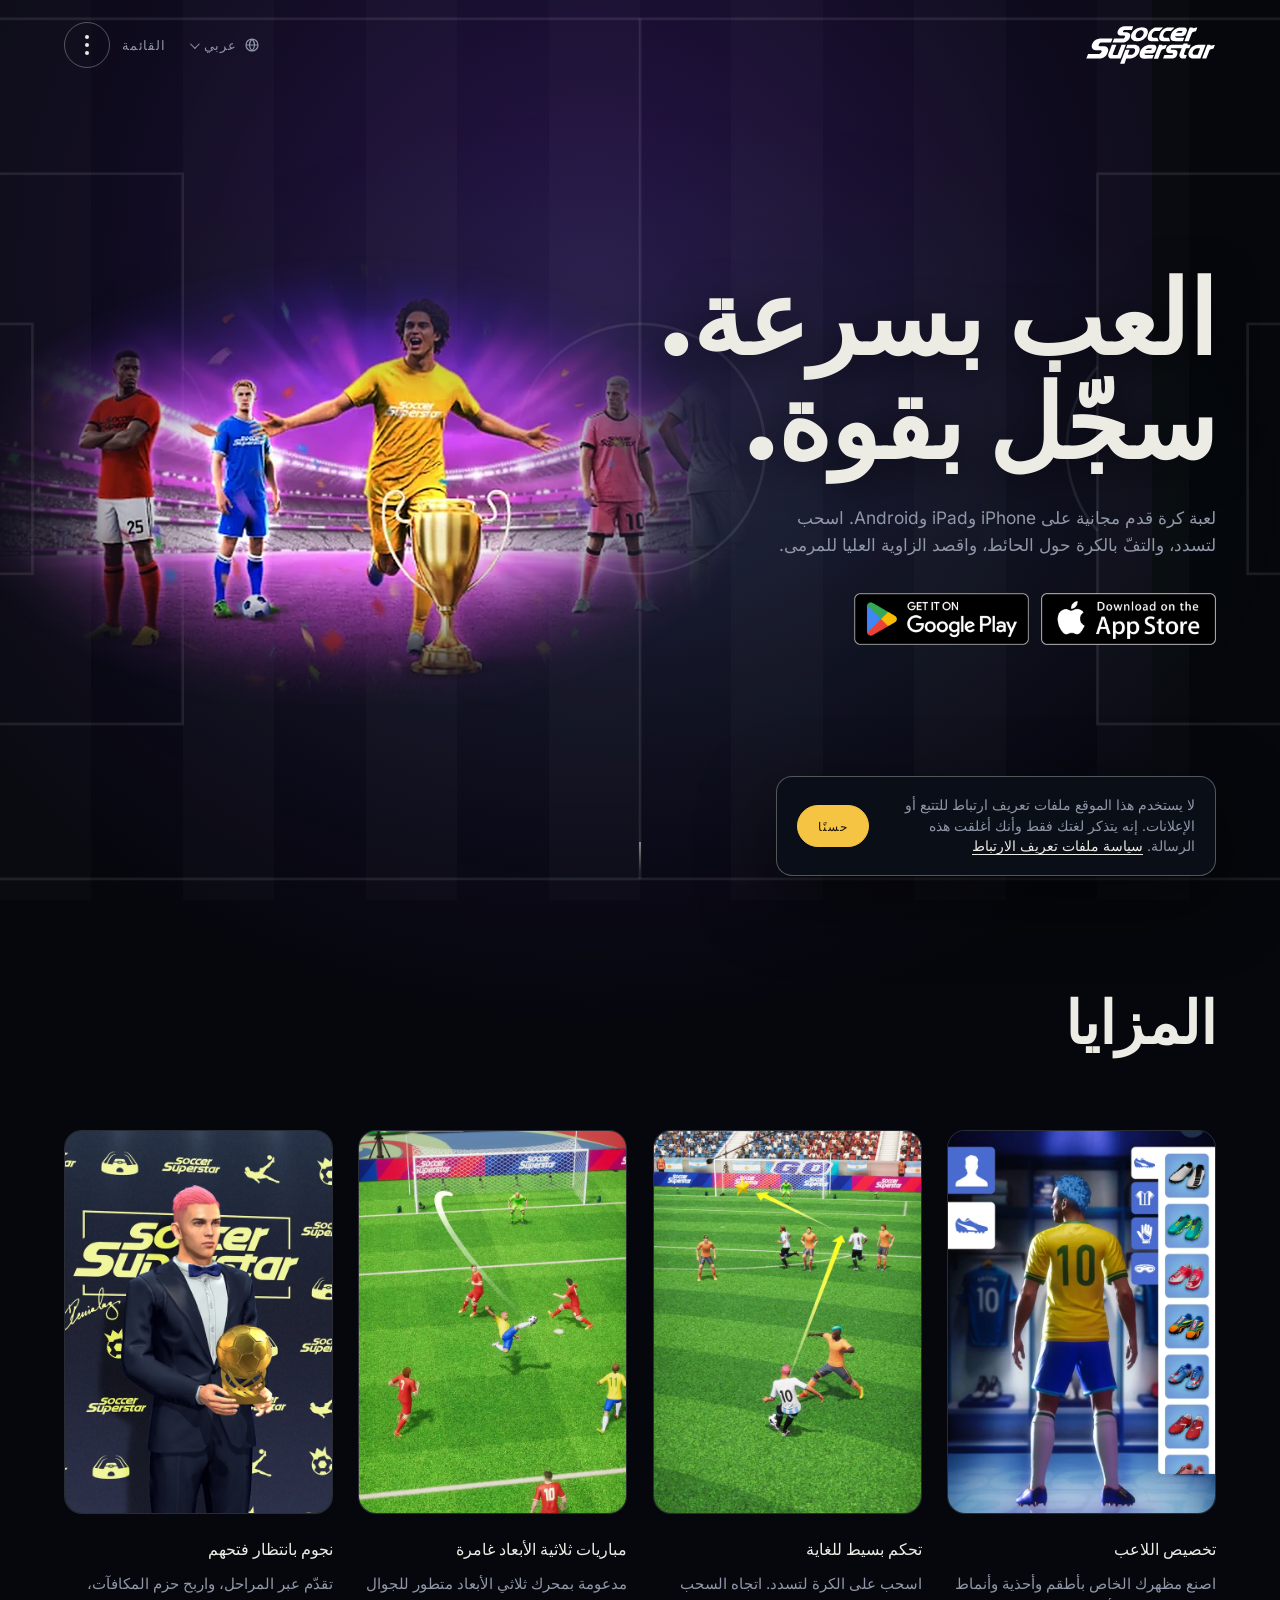
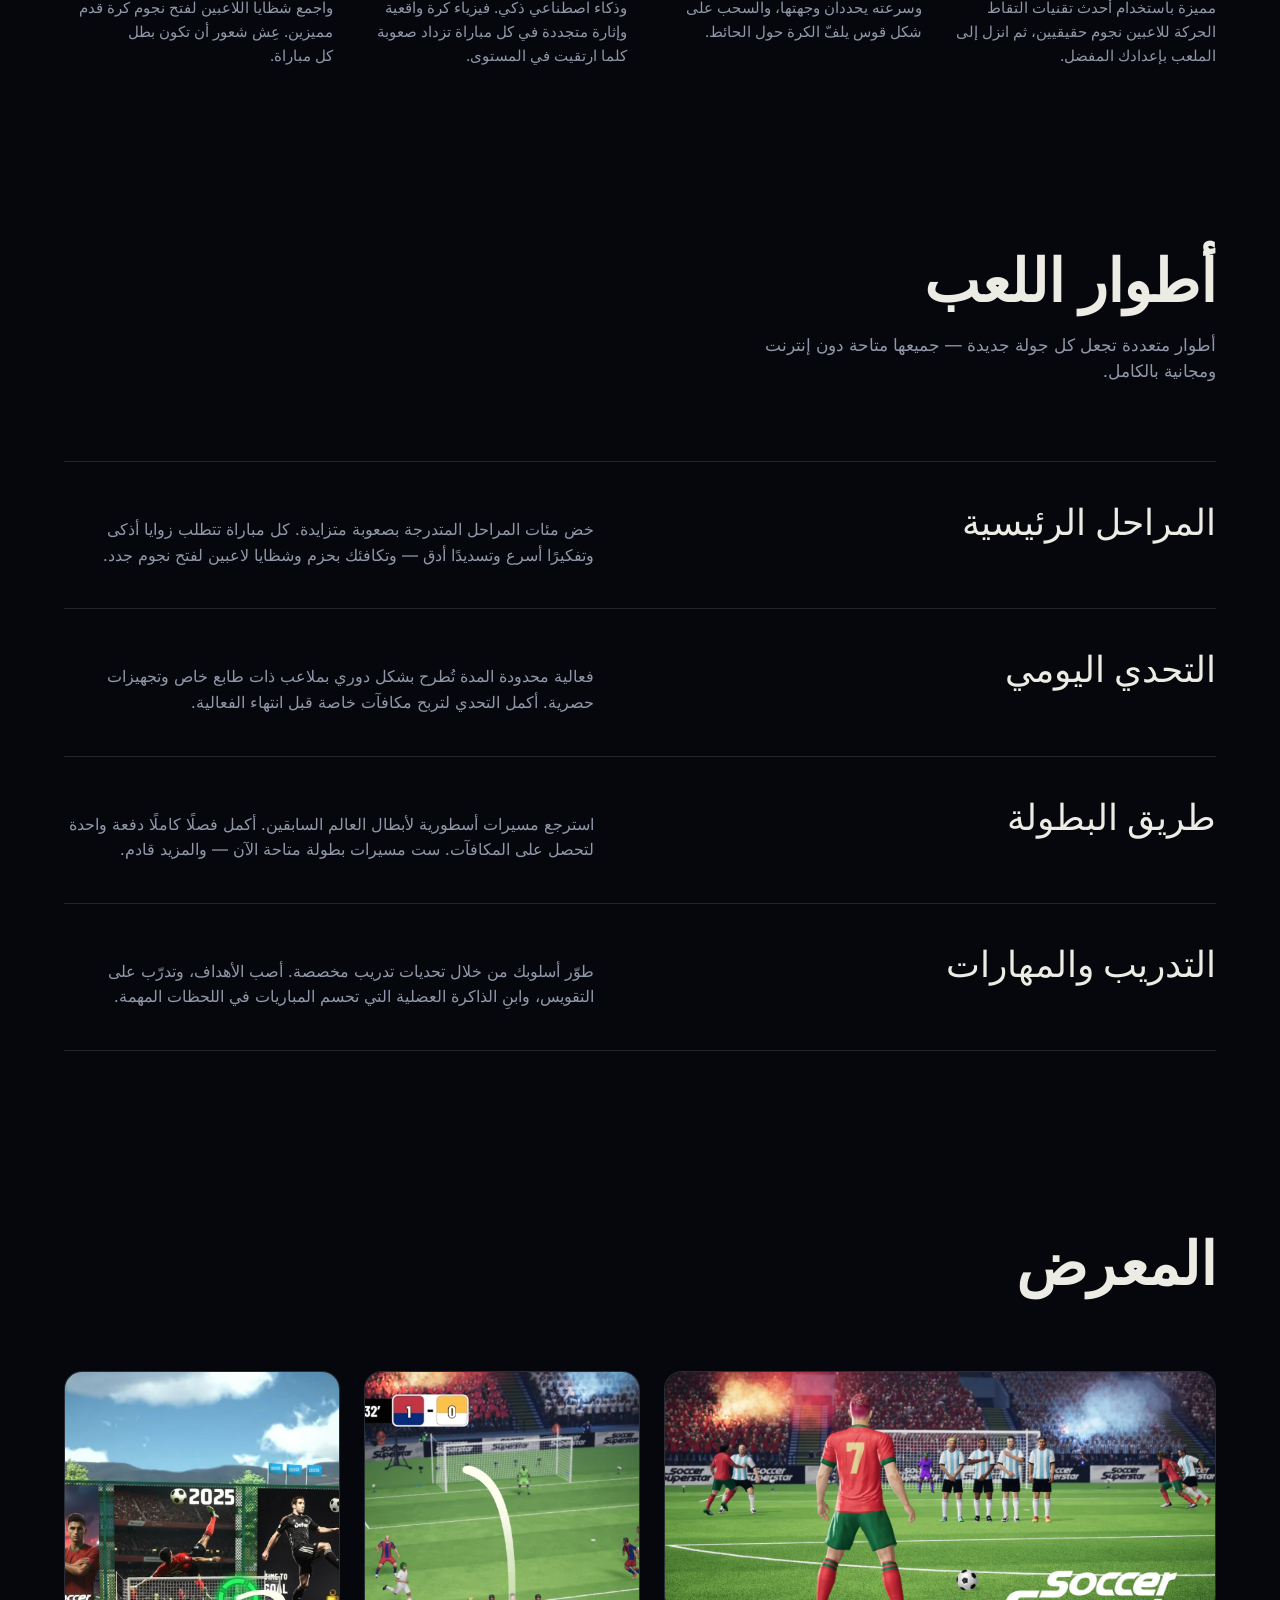
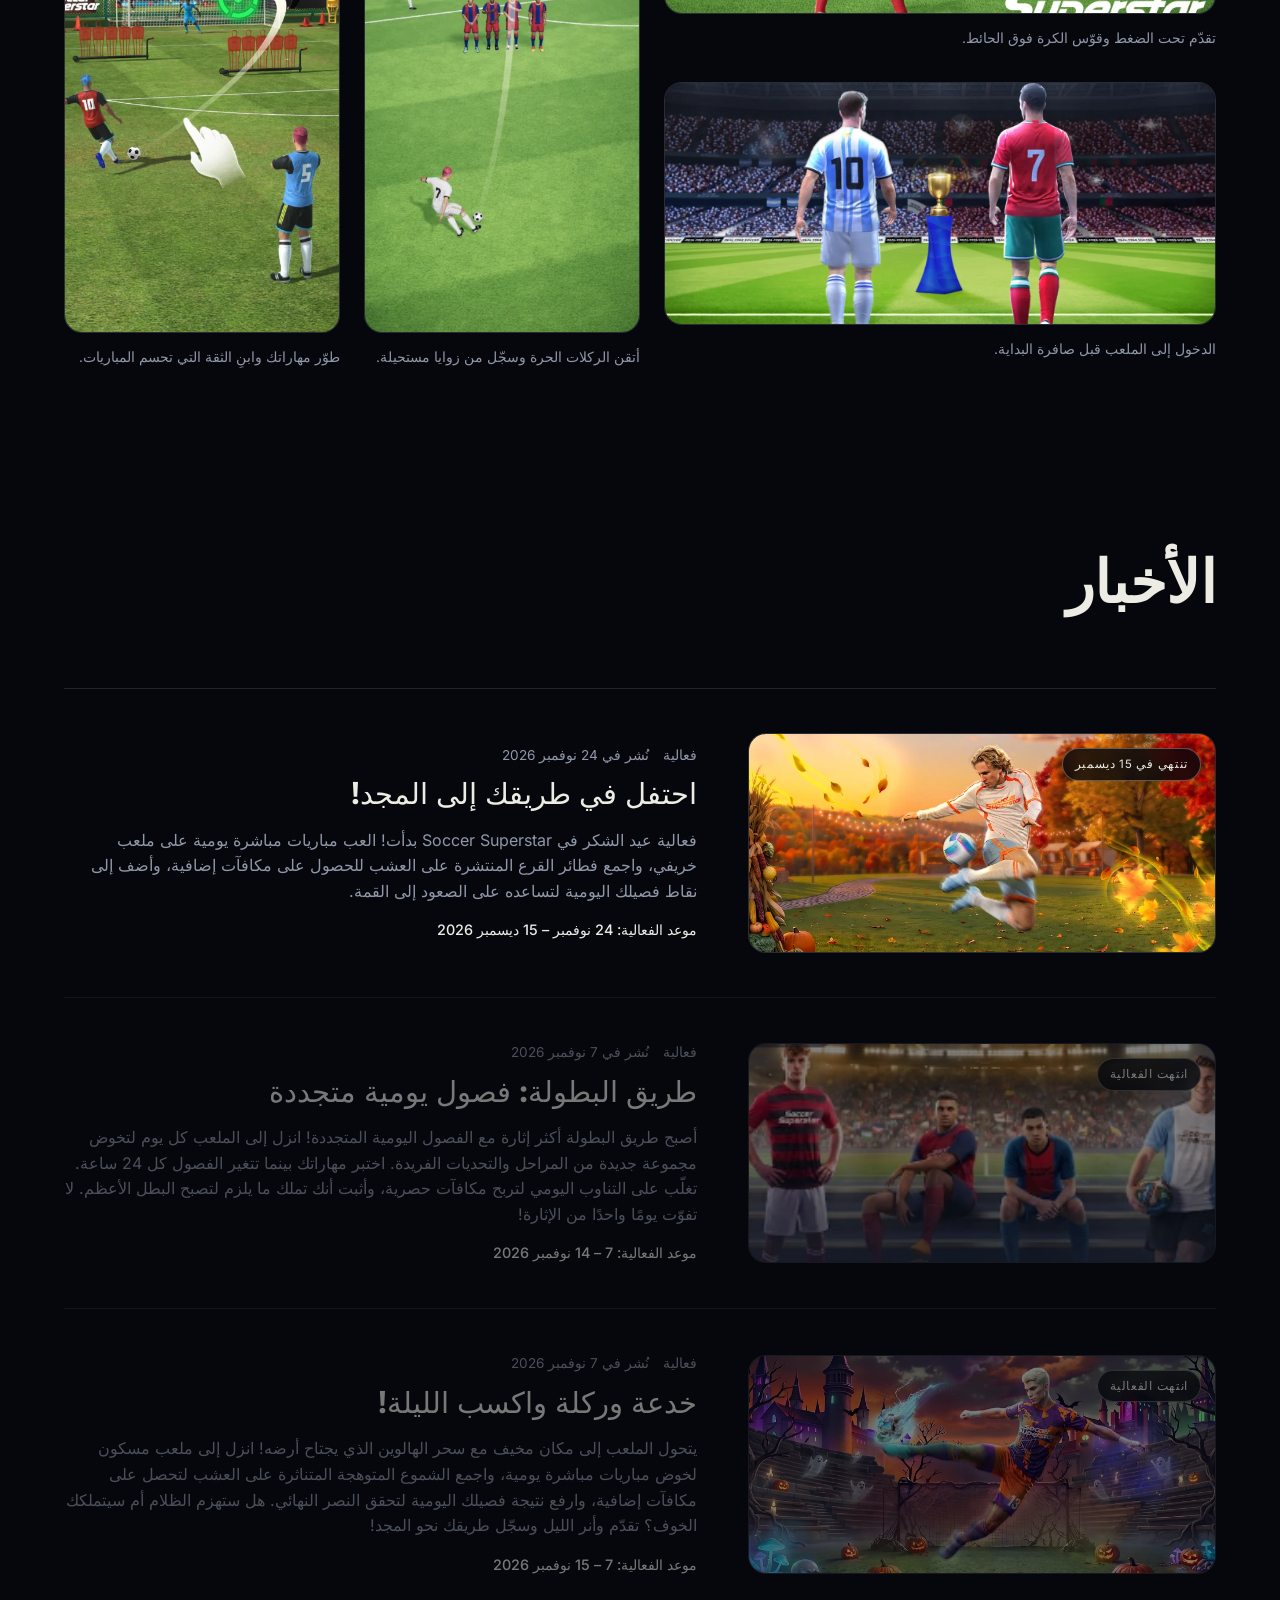
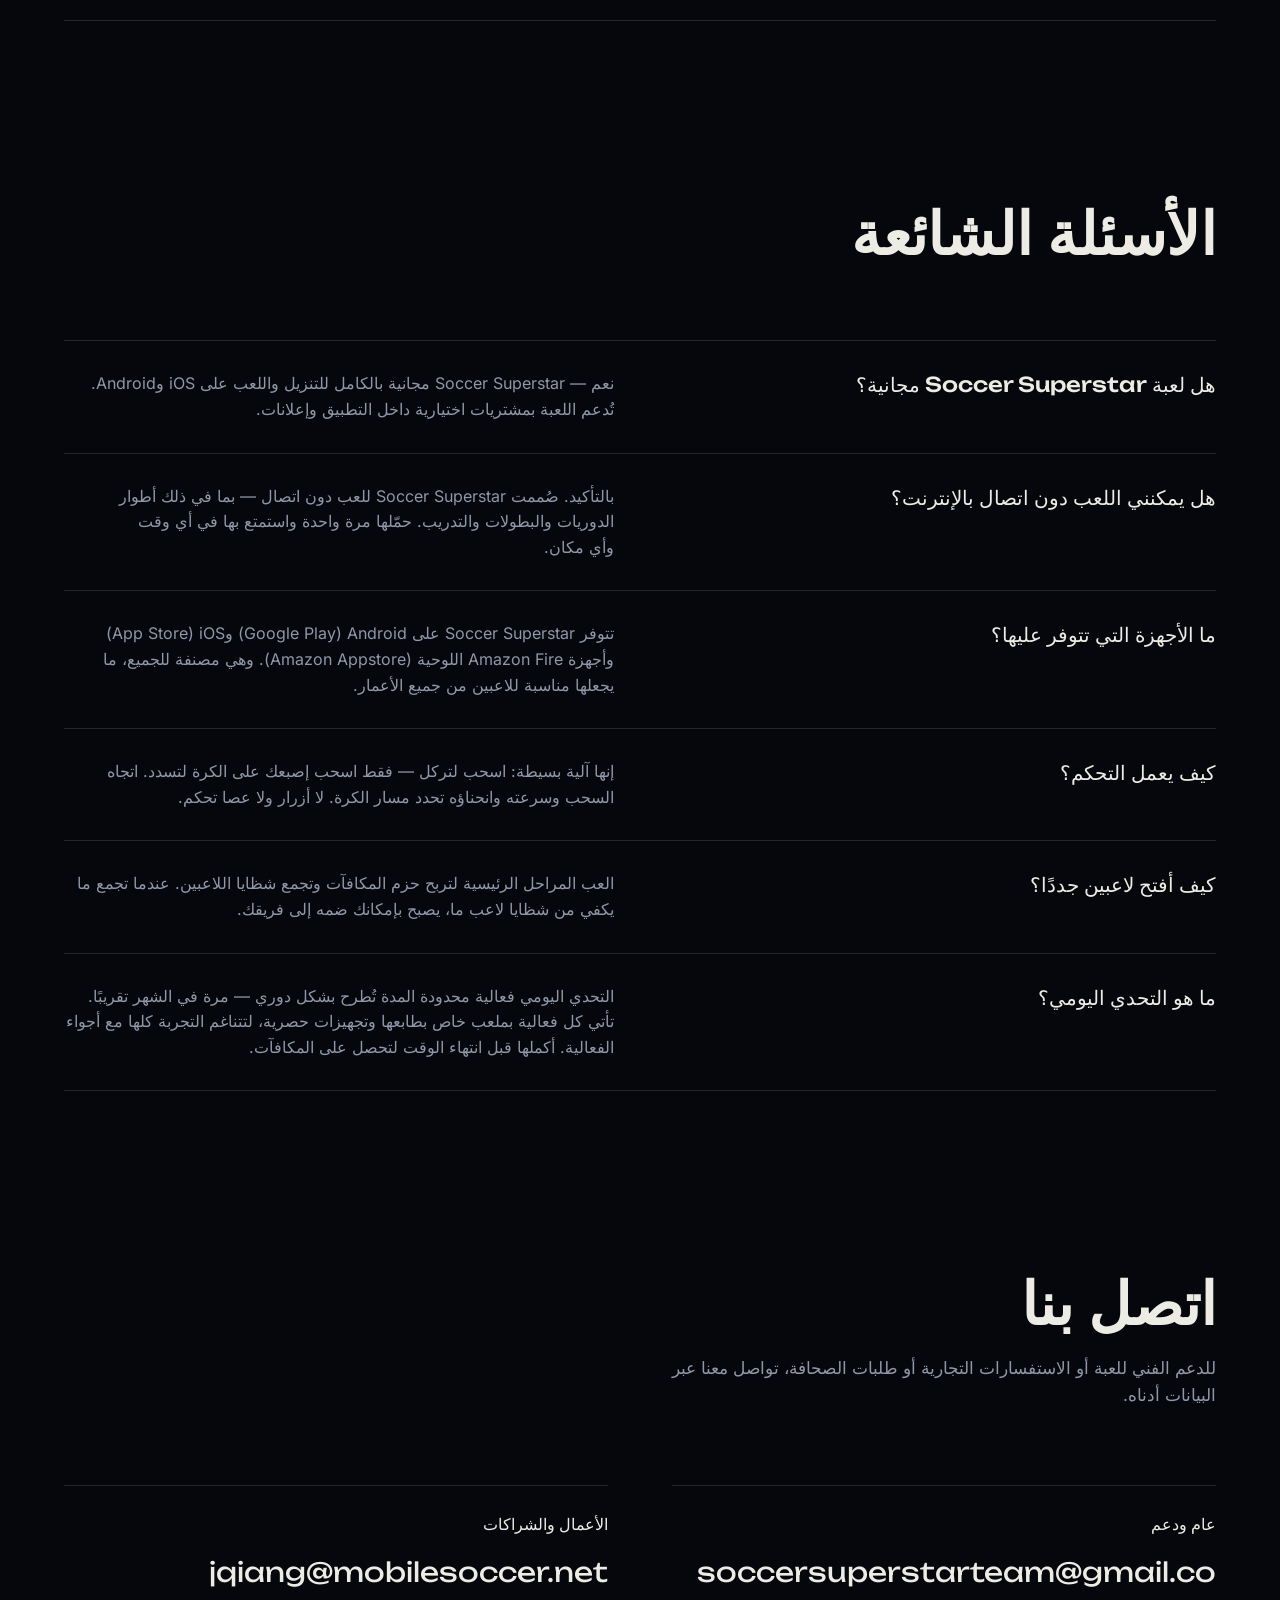
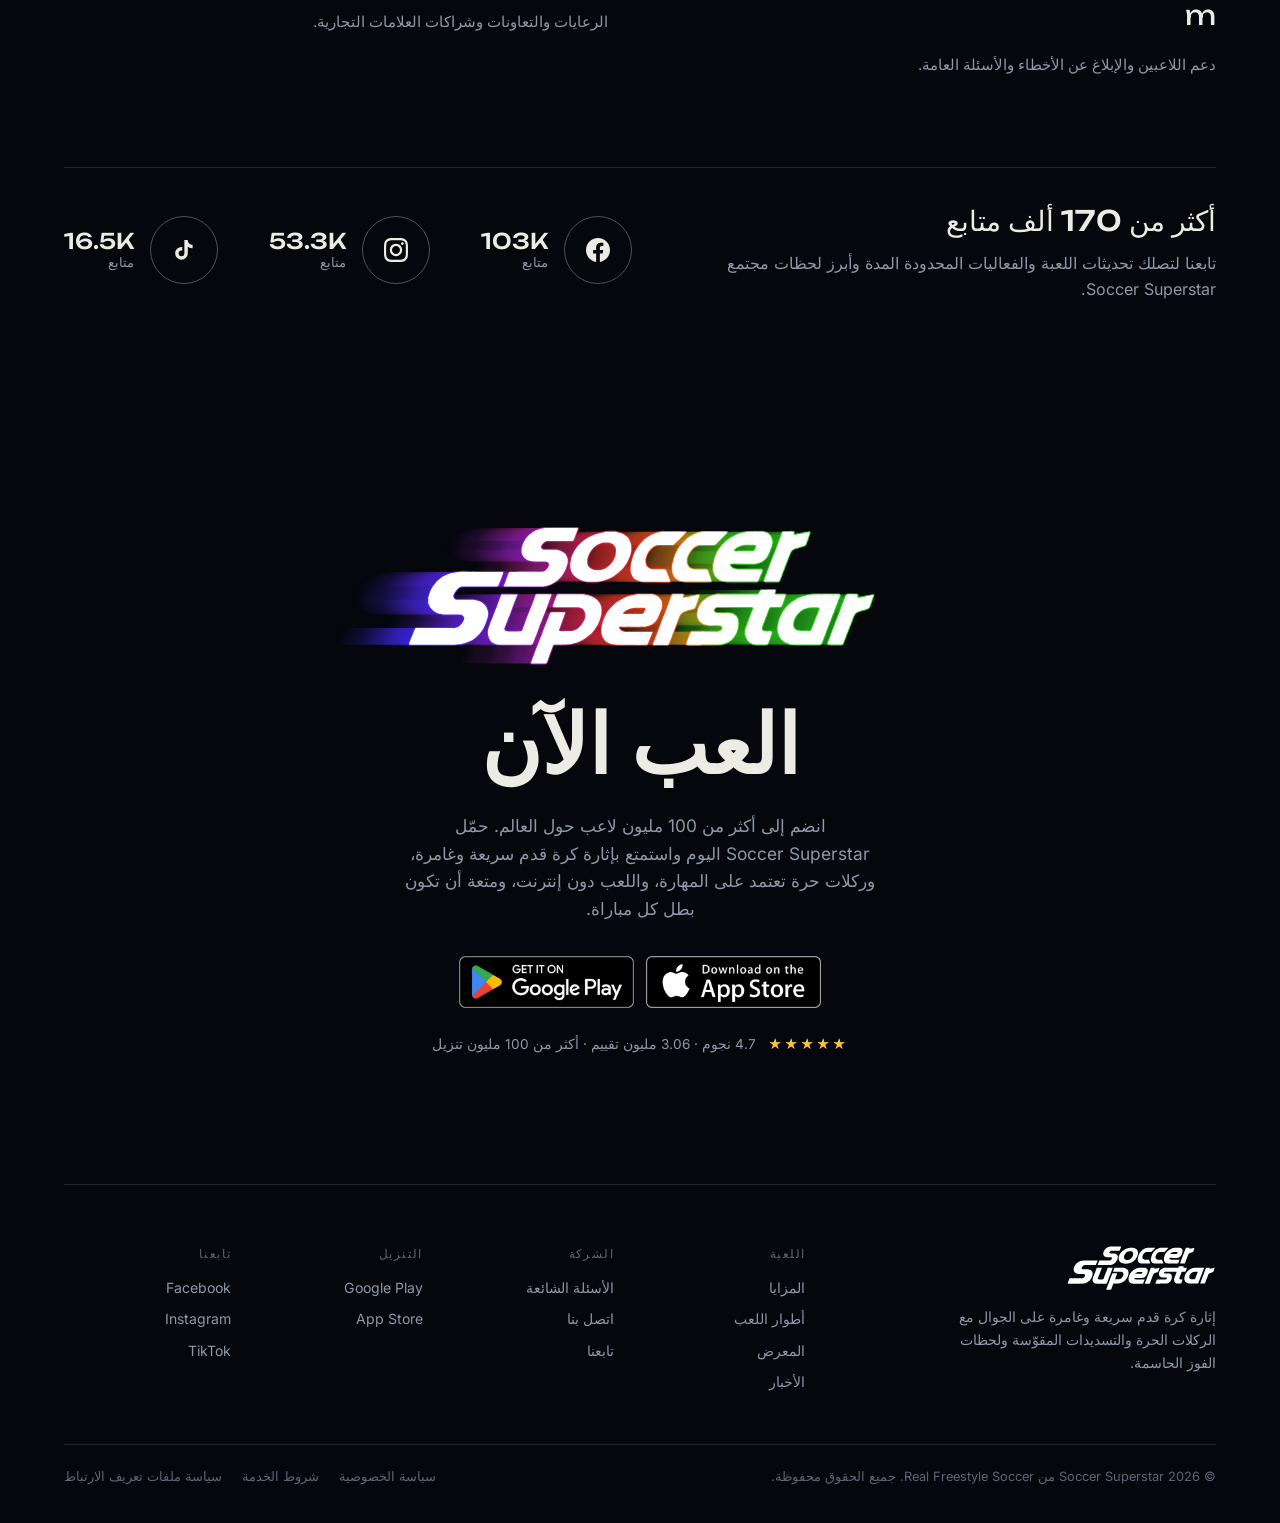
<file: ar/index.html>
<!DOCTYPE html>
<html lang="ar" dir="rtl">
<head>
  <meta charset="UTF-8">
  <meta name="viewport" content="width=device-width, initial-scale=1.0">
  <title>Soccer Superstar | لعبة كرة قدم مجانية على iOS وAndroid</title>
  <meta name="description" content="Soccer Superstar لعبة كرة قدم مجانية للجوال بتحكم بالسحب وتسديدات مقوّسة وركلات حرة ولعب دون إنترنت. حمّلها على iOS وAndroid.">
  <meta name="author" content="Real Freestyle Soccer">
  <meta name="robots" content="index, follow, max-image-preview:large">
  <link rel="canonical" href="https://www.simface.com/ar/">
  <link rel="alternate" hreflang="en" href="https://www.simface.com/">
  <link rel="alternate" hreflang="zh-Hans" href="https://www.simface.com/zh-cn/">
  <link rel="alternate" hreflang="es" href="https://www.simface.com/es/">
  <link rel="alternate" hreflang="pt" href="https://www.simface.com/pt/">
  <link rel="alternate" hreflang="fr" href="https://www.simface.com/fr/">
  <link rel="alternate" hreflang="ar" href="https://www.simface.com/ar/">
  <link rel="alternate" hreflang="id" href="https://www.simface.com/id/">
  <link rel="alternate" hreflang="ja" href="https://www.simface.com/ja/">
  <link rel="alternate" hreflang="x-default" href="https://www.simface.com/">

  <meta property="og:type" content="website">
  <meta property="og:site_name" content="Soccer Superstar">
  <meta property="og:title" content="الموقع الرسمي لـ Soccer Superstar">
  <meta property="og:description" content="حمّل Soccer Superstar، لعبة كرة قدم مجانية للجوال بتحكم بالسحب وتسديدات مقوّسة واللعب دون إنترنت والتحديات اليومية وطريق البطولة.">
  <meta property="og:image" content="https://www.simface.com/assets/images/soccer-superstar-share.jpg">
  <meta property="og:image:width" content="1200">
  <meta property="og:image:height" content="630">
  <meta property="og:image:alt" content="لاعب في Soccer Superstar يستعد لتسديد ركلة حرة أمام الحائط الدفاعي في ملعب ممتلئ بالجماهير">
  <meta property="og:url" content="https://www.simface.com/ar/">
  <meta property="og:locale" content="ar_AR">
  <meta property="og:locale:alternate" content="zh_CN">
  <meta property="og:locale:alternate" content="es_ES">
  <meta property="og:locale:alternate" content="pt_BR">
  <meta property="og:locale:alternate" content="fr_FR">
  <meta property="og:locale:alternate" content="en_US">
  <meta property="og:locale:alternate" content="id_ID">
  <meta property="og:locale:alternate" content="ja_JP">
  <meta name="twitter:card" content="summary_large_image">
  <meta name="twitter:title" content="الموقع الرسمي لـ Soccer Superstar">
  <meta name="twitter:description" content="العب لعبة كرة القدم المجانية للجوال بتحكم بالسحب وتسديدات مقوّسة وركلات حرة واللعب دون إنترنت وفعاليات البطولة.">
  <meta name="twitter:image" content="https://www.simface.com/assets/images/soccer-superstar-share.jpg">
  <meta name="twitter:image:alt" content="لاعب في Soccer Superstar يستعد لتسديد ركلة حرة أمام الحائط الدفاعي في ملعب ممتلئ بالجماهير">

  <link rel="icon" type="image/svg+xml" href="/assets/icons/favicon.svg">
  <link rel="icon" type="image/png" sizes="32x32" href="/assets/icons/favicon-32.png">
  <link rel="apple-touch-icon" href="/assets/icons/apple-touch-icon.png">
  <link rel="manifest" href="/site.webmanifest">
  <meta name="theme-color" content="#05070c">
  <link rel="preload" href="/assets/fonts/unbounded-variable.woff" as="font" type="font/woff" crossorigin>
  <link rel="stylesheet" href="/styles.css">

  <script type="application/ld+json">
  {
    "@context": "https://schema.org",
    "@graph": [
      {
        "@type": "WebSite",
        "@id": "https://www.simface.com/#website",
        "url": "https://www.simface.com/ar/",
        "name": "الموقع الرسمي لـ Soccer Superstar",
        "description": "الموقع الرسمي لـ Soccer Superstar، لعبة كرة قدم مجانية للجوال على iOS وAndroid.",
        "publisher": {
          "@id": "https://www.simface.com/#organization"
        },
        "inLanguage": "ar"
      },
      {
        "@type": "Organization",
        "@id": "https://www.simface.com/#organization",
        "name": "Real Freestyle Soccer",
        "url": "https://www.simface.com/",
        "logo": "https://www.simface.com/assets/icons/icon-512.png",
        "sameAs": [
          "https://www.facebook.com/playsoccersuperstar/",
          "https://www.instagram.com/soccersuperstar2025/",
          "https://www.tiktok.com/@soccersuperstar"
        ]
      },
      {
        "@type": [
          "VideoGame",
          "MobileApplication"
        ],
        "@id": "https://www.simface.com/#soccer-superstar",
        "name": "Soccer Superstar",
        "url": "https://www.simface.com/ar/",
        "mainEntityOfPage": "https://www.simface.com/ar/",
        "identifier": "com.soccer.score.star",
        "author": {
          "@id": "https://www.simface.com/#organization"
        },
        "publisher": {
          "@id": "https://www.simface.com/#organization"
        },
        "genre": [
          "Sports Game",
          "Football Game",
          "Mobile Game"
        ],
        "applicationCategory": "GameApplication",
        "operatingSystem": "Android, iOS",
        "isAccessibleForFree": true,
        "image": [
          "https://www.simface.com/assets/images/soccer-superstar-hero-players.webp",
          "https://www.simface.com/assets/images/soccer-superstar-walkout-trophy-before-kickoff.webp",
          "https://www.simface.com/assets/images/soccer-superstar-player-customization-locker-room.webp"
        ],
        "description": "Soccer Superstar لعبة كرة قدم مجانية للجوال تضم التحكم بالسحب والركلات الحرة والتسديدات المقوّسة وتخصيص اللاعبين واللعب دون إنترنت والتحديات اليومية وطريق البطولة.",
        "aggregateRating": {
          "@type": "AggregateRating",
          "ratingValue": "4.7",
          "ratingCount": "3060000",
          "bestRating": "5"
        },
        "offers": {
          "@type": "Offer",
          "price": "0",
          "priceCurrency": "USD",
          "availability": "https://schema.org/InStock"
        },
        "downloadUrl": [
          "https://play.google.com/store/apps/details?id=com.soccer.score.star&hl=ar",
          "https://apps.apple.com/us/app/soccer-superstar/id1550945606"
        ]
      },
      {
        "@type": "FAQPage",
        "@id": "https://www.simface.com/#faq-schema",
        "mainEntity": [
          {
            "@type": "Question",
            "name": "هل لعبة Soccer Superstar مجانية؟",
            "acceptedAnswer": {
              "@type": "Answer",
              "text": "نعم — Soccer Superstar مجانية بالكامل للتنزيل واللعب على iOS وAndroid. تُدعم اللعبة بمشتريات اختيارية داخل التطبيق وإعلانات."
            }
          },
          {
            "@type": "Question",
            "name": "هل يمكنني لعب Soccer Superstar دون إنترنت؟",
            "acceptedAnswer": {
              "@type": "Answer",
              "text": "بالتأكيد. صُممت Soccer Superstar للعب دون اتصال — بما في ذلك أطوار الدوريات والبطولات والتدريب. حمّلها مرة واحدة واستمتع بها في أي وقت وأي مكان."
            }
          },
          {
            "@type": "Question",
            "name": "كيف يعمل التحكم في Soccer Superstar؟",
            "acceptedAnswer": {
              "@type": "Answer",
              "text": "إنها آلية بسيطة: اسحب لتركل — فقط اسحب إصبعك على الكرة لتسدد. اتجاه السحب وسرعته وانحناؤه تحدد مسار الكرة. لا أزرار ولا عصا تحكم."
            }
          }
        ]
      }
    ]
  }
  </script>
</head>
<body>
  <div class="site-shell">
    <header class="topbar">
      <a class="brand" href="#home" aria-label="الصفحة الرئيسية لـ Soccer Superstar">
        <img class="brand-mark" src="/assets/brand/soccer-superstar-logo-white.svg" alt="Soccer Superstar" width="604" height="185">
      </a>
      <div class="topbar-right">
        <details class="lang-picker">
          <summary aria-label="اللغة"><svg viewBox="0 0 24 24" width="16" height="16" aria-hidden="true"><path fill="none" stroke="currentColor" stroke-width="1.8" d="M12 3a9 9 0 1 0 0 18 9 9 0 0 0 0-18Zm-9 9h18M12 3c2.5 2.6 3.8 5.6 3.8 9s-1.3 6.4-3.8 9c-2.5-2.6-3.8-5.6-3.8-9S9.5 5.6 12 3Z"/></svg><span class="lang-current">عربي</span></summary>
          <ul class="lang-menu">
            <li><a href="/" hreflang="en" lang="en" data-lang="en">English</a></li>
            <li><a href="/zh-cn/" hreflang="zh-Hans" lang="zh-Hans" data-lang="zh-cn">简体中文</a></li>
            <li><a href="/es/" hreflang="es" lang="es" data-lang="es">Español</a></li>
            <li><a href="/pt/" hreflang="pt" lang="pt" data-lang="pt">Português</a></li>
            <li><a href="/fr/" hreflang="fr" lang="fr" data-lang="fr">Français</a></li>
            <li><a href="/ar/" hreflang="ar" lang="ar" data-lang="ar" aria-current="true">العربية</a></li>
            <li><a href="/id/" hreflang="id" lang="id" data-lang="id">Bahasa Indonesia</a></li>
            <li><a href="/ja/" hreflang="ja" lang="ja" data-lang="ja">日本語</a></li>
          </ul>
        </details>
        <button class="nav-toggle" aria-label="فتح القائمة أو إغلاقها" aria-expanded="false" aria-controls="site-menu">
          <span class="nav-toggle-label">القائمة</span>
          <span class="nav-toggle-dots" aria-hidden="true"><span></span><span></span><span></span></span>
        </button>
      </div>
      <nav class="nav" id="site-menu" aria-label="التنقل الرئيسي">
        <a href="#features">المزايا</a>
        <a href="#modes">أطوار اللعب</a>
        <a href="#gallery">المعرض</a>
        <a href="#news">الأخبار</a>
        <a href="#faq">الأسئلة الشائعة</a>
        <a href="#contact">اتصل بنا</a>
        <a href="#play" class="nav-cta">العب الآن</a>
      </nav>
    </header>

    <div class="pitch-bg" aria-hidden="true"></div>

    <main id="home">

      <!-- ═══ HERO ═══ -->
      <section class="hero">
        <div class="hero-copy">
          <h1><span class="visually-hidden">Soccer Superstar: </span>العب بسرعة.<br>سجّل بقوة.</h1>
          <p class="hero-text">لعبة كرة قدم مجانية على iPhone وiPad وAndroid. اسحب لتسدد، والتفّ بالكرة حول الحائط، واقصد الزاوية العليا للمرمى.</p>
          <div class="store-links" aria-label="تنزيل Soccer Superstar">
            <a href="https://apps.apple.com/us/app/soccer-superstar/id1550945606" class="store-badge" target="_blank" rel="noopener noreferrer"><img src="/assets/badges/app-store-en.png" alt="حمّلها من App Store" width="540" height="160"></a>
            <a href="https://play.google.com/store/apps/details?id=com.soccer.score.star&amp;hl=ar" class="store-badge" target="_blank" rel="noopener noreferrer"><img src="/assets/badges/google-play-en.png" alt="احصل عليها من Google Play" width="538" height="160"></a>
          </div>
        </div>
        <div class="hero-art">
          <img src="/assets/images/soccer-superstar-hero-players.webp" alt="أبطال كرة القدم في Soccer Superstar حول كأس ذهبية في ملعب بإضاءة بنفسجية" width="1220" height="682" fetchpriority="high">
        </div>
        <a href="#features" class="hero-link" aria-label="المزايا"><span aria-hidden="true"></span></a>
      </section>

      <!-- ═══ FEATURES ═══ -->
      <section class="features section" id="features">
        <div class="section-heading">
          <h2>المزايا</h2>
        </div>
        <div class="feature-grid">
          <article class="feature-card frame-cut">
            <img src="/assets/images/soccer-superstar-player-customization-locker-room.webp" alt="شاشة تخصيص اللاعب في Soccer Superstar تعرض لاعبًا يحمل الرقم 10 بقميص أصفر مع خيارات الأحذية" width="640" height="1138" loading="lazy">
            <div class="feature-card-copy">
              <h3>تخصيص اللاعب</h3>
              <p>اصنع مظهرك الخاص بأطقم وأحذية وأنماط مميزة باستخدام أحدث تقنيات التقاط الحركة للاعبين نجوم حقيقيين، ثم انزل إلى الملعب بإعدادك المفضل.</p>
            </div>
          </article>
          <article class="feature-card frame-cut">
            <img src="/assets/images/soccer-superstar-flick-pass-arrows-controls.webp" alt="لاعب Soccer Superstar رقم 10 يستعد للتمرير، مع أسهم توضح مسار الكرة نحو المرمى" width="640" height="1138" loading="lazy">
            <div class="feature-card-copy">
              <h3>تحكم بسيط للغاية</h3>
              <p>اسحب على الكرة لتسدد. اتجاه السحب وسرعته يحددان وجهتها، والسحب على شكل قوس يلفّ الكرة حول الحائط.</p>
            </div>
          </article>
          <article class="feature-card frame-cut">
            <img src="/assets/images/soccer-superstar-scissor-kick-volley.webp" alt="لقطة ركلة مقصية في Soccer Superstar أمام المرمى مع المدافعين وجماهير الملعب" width="640" height="1138" loading="lazy">
            <div class="feature-card-copy">
              <h3>مباريات ثلاثية الأبعاد غامرة</h3>
              <p>مدعومة بمحرك ثلاثي الأبعاد متطور للجوال وذكاء اصطناعي ذكي. فيزياء كرة واقعية وإثارة متجددة في كل مباراة تزداد صعوبة كلما ارتقيت في المستوى.</p>
            </div>
          </article>
          <article class="feature-card frame-cut">
            <img src="/assets/images/soccer-superstar-awards-ceremony-golden-ball.webp" alt="حفل توزيع الجوائز في Soccer Superstar مع لاعب بشعر وردي يحمل كأس الكرة الذهبية" width="640" height="1138" loading="lazy">
            <div class="feature-card-copy">
              <h3>نجوم بانتظار فتحهم</h3>
              <p>تقدّم عبر المراحل، واربح حزم المكافآت، واجمع شظايا اللاعبين لفتح نجوم كرة قدم مميزين. عِش شعور أن تكون بطل كل مباراة.</p>
            </div>
          </article>
        </div>
      </section>

      <!-- ═══ GAME MODES ═══ -->
      <section class="modes section" id="modes">
        <div class="section-heading">
          <h2>أطوار اللعب</h2>
          <p class="section-subtext">أطوار متعددة تجعل كل جولة جديدة — جميعها متاحة دون إنترنت ومجانية بالكامل.</p>
        </div>
        <div class="modes-grid">
          <div class="mode-card frame-cut">
            <div class="mode-icon" aria-hidden="true">⚽</div>
            <h3>المراحل الرئيسية</h3>
            <p>خض مئات المراحل المتدرجة بصعوبة متزايدة. كل مباراة تتطلب زوايا أذكى وتفكيرًا أسرع وتسديدًا أدق — وتكافئك بحزم وشظايا لاعبين لفتح نجوم جدد.</p>
          </div>
          <div class="mode-card frame-cut">
            <div class="mode-icon" aria-hidden="true">🏆</div>
            <h3>التحدي اليومي</h3>
            <p>فعالية محدودة المدة تُطرح بشكل دوري بملاعب ذات طابع خاص وتجهيزات حصرية. أكمل التحدي لتربح مكافآت خاصة قبل انتهاء الفعالية.</p>
          </div>
          <div class="mode-card frame-cut">
            <div class="mode-icon" aria-hidden="true">🌍</div>
            <h3>طريق البطولة</h3>
            <p>استرجع مسيرات أسطورية لأبطال العالم السابقين. أكمل فصلًا كاملًا دفعة واحدة لتحصل على المكافآت. ست مسيرات بطولة متاحة الآن — والمزيد قادم.</p>
          </div>
          <div class="mode-card frame-cut">
            <div class="mode-icon" aria-hidden="true">🎽</div>
            <h3>التدريب والمهارات</h3>
            <p>طوّر أسلوبك من خلال تحديات تدريب مخصصة. أصب الأهداف، وتدرّب على التقويس، وابنِ الذاكرة العضلية التي تحسم المباريات في اللحظات المهمة.</p>
          </div>
        </div>
      </section>

      <!-- ═══ GALLERY ═══ -->
      <section class="gallery section" id="gallery">
        <div class="section-heading">
          <h2>المعرض</h2>
        </div>
        <div class="gallery-grid">
          <figure class="gallery-card frame-cut landscape">
            <img src="/assets/images/soccer-superstar-free-kick-key-art.webp" alt="ركلة حرة للبرتغال أمام الأرجنتين في Soccer Superstar مع شعلات الجماهير داخل ملعب كرة قدم" width="1400" height="788" loading="lazy">
            <figcaption>تقدّم تحت الضغط وقوّس الكرة فوق الحائط.</figcaption>
          </figure>
          <figure class="gallery-card frame-cut landscape">
            <img src="/assets/images/soccer-superstar-walkout-trophy-before-kickoff.webp" alt="مشهد ملعب في Soccer Superstar يظهر اللاعبين رقم 10 ورقم 7 يسيران نحو كأس قبل صافرة البداية" width="1400" height="790" loading="lazy">
            <figcaption>الدخول إلى الملعب قبل صافرة البداية.</figcaption>
          </figure>
          <figure class="gallery-card frame-cut portrait">
            <img src="/assets/images/soccer-superstar-free-kick-wall-challenge.webp" alt="لاعب بقميص أبيض في Soccer Superstar يسدد ركلة حرة فوق الحائط الدفاعي نحو المرمى" width="507" height="863" loading="lazy">
            <figcaption>أتقن الركلات الحرة وسجّل من زوايا مستحيلة.</figcaption>
          </figure>
          <figure class="gallery-card frame-cut portrait">
            <img src="/assets/images/soccer-superstar-training-target-challenge.webp" alt="تحدي التدريب على الأهداف في Soccer Superstar مع أيقونة يد ترشد مسار التسديدة المقوّسة" width="511" height="913" loading="lazy">
            <figcaption>طوّر مهاراتك وابنِ الثقة التي تحسم المباريات.</figcaption>
          </figure>
        </div>
      </section>

      <!-- ═══ NEWS ═══ -->
      <!-- To add a post: copy one <article class="news-card">, put it first, update the image, text and data-ends (YYYY-MM-DD).
           Every post shows the date it was posted (<time class="news-date">, datetime = YYYY-MM-DD) and the event dates (<p class="news-when">). -->
      <section class="news section" id="news" data-ended-label="انتهت الفعالية">
        <div class="section-heading">
          <h2>الأخبار</h2>
        </div>
        <div class="news-grid">
          <article class="news-card frame-cut" data-ends="2026-12-15">
            <div class="news-media">
              <img src="/assets/images/soccer-superstar-news-thanksgiving-feast-your-way-to-glory.webp" alt="لاعب Soccer Superstar يسدد الكرة على الطاير في ملعب خريفي مع أوراق متساقطة وقرع وزينة الحصاد" width="814" height="454" loading="lazy">
              <span class="news-badge">تنتهي في 15 ديسمبر</span>
            </div>
            <div class="news-copy">
              <div class="news-meta"><p class="news-tag">فعالية</p><time class="news-date" datetime="2026-11-24">نُشر في 24 نوفمبر 2026</time></div>
              <h3>احتفل في طريقك إلى المجد!</h3>
              <p>فعالية عيد الشكر في Soccer Superstar بدأت! العب مباريات مباشرة يومية على ملعب خريفي، واجمع فطائر القرع المنتشرة على العشب للحصول على مكافآت إضافية، وأضف إلى نقاط فصيلك اليومية لتساعده على الصعود إلى القمة.</p>
              <p class="news-when">موعد الفعالية: 24 نوفمبر – 15 ديسمبر 2026</p>
            </div>
          </article>
          <article class="news-card frame-cut" data-ends="2026-11-14">
            <div class="news-media">
              <img src="/assets/images/soccer-superstar-news-road-to-the-championship-daily-chapters.webp" alt="أربعة لاعبين في Soccer Superstar ينتظرون في نفق ملعب تصطف فيه الكؤوس" width="407" height="132" loading="lazy">
              <span class="news-badge">تنتهي في 14 نوفمبر</span>
            </div>
            <div class="news-copy">
              <div class="news-meta"><p class="news-tag">فعالية</p><time class="news-date" datetime="2026-11-07">نُشر في 7 نوفمبر 2026</time></div>
              <h3>طريق البطولة: فصول يومية متجددة</h3>
              <p>أصبح طريق البطولة أكثر إثارة مع الفصول اليومية المتجددة! انزل إلى الملعب كل يوم لتخوض مجموعة جديدة من المراحل والتحديات الفريدة. اختبر مهاراتك بينما تتغير الفصول كل 24 ساعة. تغلّب على التناوب اليومي لتربح مكافآت حصرية، وأثبت أنك تملك ما يلزم لتصبح البطل الأعظم. لا تفوّت يومًا واحدًا من الإثارة!</p>
              <p class="news-when">موعد الفعالية: 7 – 14 نوفمبر 2026</p>
            </div>
          </article>
          <article class="news-card frame-cut" data-ends="2026-11-15">
            <div class="news-media">
              <img src="/assets/images/soccer-superstar-news-halloween-trick-kick-claim-the-night.webp" alt="لاعب في Soccer Superstar يسدد كرة على شكل جمجمة مشتعلة في ملعب مسكون بأجواء الهالوين مع قرع وأشباح" width="822" height="450" loading="lazy">
              <span class="news-badge">تنتهي في 15 نوفمبر</span>
            </div>
            <div class="news-copy">
              <div class="news-meta"><p class="news-tag">فعالية</p><time class="news-date" datetime="2026-11-07">نُشر في 7 نوفمبر 2026</time></div>
              <h3>خدعة وركلة واكسب الليلة!</h3>
              <p>يتحول الملعب إلى مكان مخيف مع سحر الهالوين الذي يجتاح أرضه! انزل إلى ملعب مسكون لخوض مباريات مباشرة يومية، واجمع الشموع المتوهجة المتناثرة على العشب لتحصل على مكافآت إضافية، وارفع نتيجة فصيلك اليومية لتحقق النصر النهائي. هل ستهزم الظلام أم سيتملكك الخوف؟ تقدّم وأنر الليل وسجّل طريقك نحو المجد!</p>
              <p class="news-when">موعد الفعالية: 7 – 15 نوفمبر 2026</p>
            </div>
          </article>
        </div>
      </section>

      <!-- ═══ FAQ ═══ -->
      <section class="faq section" id="faq">
        <div class="section-heading">
          <h2>الأسئلة الشائعة</h2>
        </div>
        <div class="faq-grid">
          <div class="faq-item frame-cut">
            <h3 class="faq-q">هل لعبة Soccer Superstar مجانية؟</h3>
            <p class="faq-a">نعم — Soccer Superstar مجانية بالكامل للتنزيل واللعب على iOS وAndroid. تُدعم اللعبة بمشتريات اختيارية داخل التطبيق وإعلانات.</p>
          </div>
          <div class="faq-item frame-cut">
            <h3 class="faq-q">هل يمكنني اللعب دون اتصال بالإنترنت؟</h3>
            <p class="faq-a">بالتأكيد. صُممت Soccer Superstar للعب دون اتصال — بما في ذلك أطوار الدوريات والبطولات والتدريب. حمّلها مرة واحدة واستمتع بها في أي وقت وأي مكان.</p>
          </div>
          <div class="faq-item frame-cut">
            <h3 class="faq-q">ما الأجهزة التي تتوفر عليها؟</h3>
            <p class="faq-a">تتوفر Soccer Superstar على Android ‏(Google Play) وiOS ‏(App Store) وأجهزة Amazon Fire اللوحية ‏(Amazon Appstore). وهي مصنفة للجميع، ما يجعلها مناسبة للاعبين من جميع الأعمار.</p>
          </div>
          <div class="faq-item frame-cut">
            <h3 class="faq-q">كيف يعمل التحكم؟</h3>
            <p class="faq-a">إنها آلية بسيطة: اسحب لتركل — فقط اسحب إصبعك على الكرة لتسدد. اتجاه السحب وسرعته وانحناؤه تحدد مسار الكرة. لا أزرار ولا عصا تحكم.</p>
          </div>
          <div class="faq-item frame-cut">
            <h3 class="faq-q">كيف أفتح لاعبين جددًا؟</h3>
            <p class="faq-a">العب المراحل الرئيسية لتربح حزم المكافآت وتجمع شظايا اللاعبين. عندما تجمع ما يكفي من شظايا لاعب ما، يصبح بإمكانك ضمه إلى فريقك.</p>
          </div>
          <div class="faq-item frame-cut">
            <h3 class="faq-q">ما هو التحدي اليومي؟</h3>
            <p class="faq-a">التحدي اليومي فعالية محدودة المدة تُطرح بشكل دوري — مرة في الشهر تقريبًا. تأتي كل فعالية بملعب خاص بطابعها وتجهيزات حصرية، لتتناغم التجربة كلها مع أجواء الفعالية. أكملها قبل انتهاء الوقت لتحصل على المكافآت.</p>
          </div>
        </div>
      </section>

      <!-- ═══ CONTACT ═══ -->
      <section class="contact section" id="contact">
        <div class="section-heading">
          <h2>اتصل بنا</h2>
          <p>للدعم الفني للعبة أو الاستفسارات التجارية أو طلبات الصحافة، تواصل معنا عبر البيانات أدناه.</p>
        </div>
        <div class="contact-grid">
          <article class="contact-card frame-cut">
            <h3>عام ودعم</h3>
            <p><a href="mailto:soccersuperstarteam@gmail.com">soccersuperstarteam@gmail.com</a></p>
            <p class="contact-note">دعم اللاعبين والإبلاغ عن الأخطاء والأسئلة العامة.</p>
          </article>
          <article class="contact-card frame-cut">
            <h3>الأعمال والشراكات</h3>
            <p><a href="mailto:jqiang@mobilesoccer.net">jqiang@mobilesoccer.net</a></p>
            <p class="contact-note">الرعايات والتعاونات وشراكات العلامات التجارية.</p>
          </article>
        </div>
        <div class="social-row" id="social">
          <h3>أكثر من 170 ألف متابع</h3>
          <p class="social-note">تابعنا لتصلك تحديثات اللعبة والفعاليات المحدودة المدة وأبرز لحظات مجتمع Soccer Superstar.</p>
          <div class="social-grid">

            <!-- Facebook -->
            <a class="social-card social-card--fb" href="https://www.facebook.com/playsoccersuperstar/" target="_blank" rel="noopener noreferrer" aria-label="تابع Soccer Superstar على Facebook">
              <span class="social-icon"><svg aria-hidden="true" focusable="false" xmlns="http://www.w3.org/2000/svg" viewBox="0 0 24 24" fill="currentColor"><path d="M24 12.073C24 5.405 18.627 0 12 0S0 5.405 0 12.073C0 18.1 4.388 23.094 10.125 24v-8.437H7.078v-3.49h3.047V9.41c0-3.025 1.792-4.697 4.533-4.697 1.313 0 2.686.235 2.686.235v2.97h-1.514c-1.491 0-1.956.93-1.956 1.883v2.252h3.328l-.532 3.49h-2.796V24C19.612 23.094 24 18.1 24 12.073z"/></svg></span>
              <div class="social-stat-row">
                <div class="social-stat">
                  <strong>103K</strong>
                  <span>متابع</span>
                </div>
              </div>
            </a>

            <!-- Instagram -->
            <a class="social-card social-card--ig" href="https://www.instagram.com/soccersuperstarofficial/" target="_blank" rel="noopener noreferrer" aria-label="تابع Soccer Superstar على Instagram">
              <span class="social-icon"><svg aria-hidden="true" focusable="false" xmlns="http://www.w3.org/2000/svg" viewBox="0 0 24 24" fill="currentColor"><path d="M12 2.163c3.204 0 3.584.012 4.85.07 3.252.148 4.771 1.691 4.919 4.919.058 1.265.069 1.645.069 4.849 0 3.205-.012 3.584-.069 4.849-.149 3.225-1.664 4.771-4.919 4.919-1.266.058-1.644.07-4.85.07-3.204 0-3.584-.012-4.849-.07-3.26-.149-4.771-1.699-4.919-4.92-.058-1.265-.07-1.644-.07-4.849 0-3.204.013-3.583.07-4.849.149-3.227 1.664-4.771 4.919-4.919 1.266-.057 1.645-.069 4.849-.069zm0-2.163c-3.259 0-3.667.014-4.947.072-4.358.2-6.78 2.618-6.98 6.98-.059 1.281-.073 1.689-.073 4.948 0 3.259.014 3.668.072 4.948.2 4.358 2.618 6.78 6.98 6.98 1.281.058 1.689.072 4.948.072 3.259 0 3.668-.014 4.948-.072 4.354-.2 6.782-2.618 6.979-6.98.059-1.28.073-1.689.073-4.948 0-3.259-.014-3.667-.072-4.947-.196-4.354-2.617-6.78-6.979-6.98-1.281-.059-1.69-.073-4.949-.073zm0 5.838c-3.403 0-6.162 2.759-6.162 6.162s2.759 6.163 6.162 6.163 6.162-2.759 6.162-6.163c0-3.403-2.759-6.162-6.162-6.162zm0 10.162c-2.209 0-4-1.79-4-4 0-2.209 1.791-4 4-4s4 1.791 4 4c0 2.21-1.791 4-4 4zm6.406-11.845c-.796 0-1.441.645-1.441 1.44s.645 1.44 1.441 1.44c.795 0 1.439-.645 1.439-1.44s-.644-1.44-1.439-1.44z"/></svg></span>
              <div class="social-stat-row">
                <div class="social-stat">
                  <strong>53.3K</strong>
                  <span>متابع</span>
                </div>
              </div>
            </a>

            <!-- TikTok -->
            <a class="social-card social-card--tt" href="https://www.tiktok.com/@soccersuperstar" target="_blank" rel="noopener noreferrer" aria-label="تابع Soccer Superstar على TikTok">
              <span class="social-icon"><svg aria-hidden="true" focusable="false" xmlns="http://www.w3.org/2000/svg" viewBox="0 0 24 24" fill="currentColor"><path d="M19.59 6.69a4.83 4.83 0 0 1-3.77-4.25V2h-3.45v13.67a2.89 2.89 0 0 1-2.88 2.5 2.89 2.89 0 0 1-2.89-2.89 2.89 2.89 0 0 1 2.89-2.89c.28 0 .54.04.79.1V9.01a6.33 6.33 0 0 0-.79-.05 6.34 6.34 0 0 0-6.34 6.34 6.34 6.34 0 0 0 6.34 6.34 6.34 6.34 0 0 0 6.33-6.34V8.69a8.18 8.18 0 0 0 4.78 1.52V6.75a4.85 4.85 0 0 1-1.01-.06z"/></svg></span>
              <div class="social-stat-row">
                <div class="social-stat">
                  <strong>16.5K</strong>
                  <span>متابع</span>
                </div>
              </div>
            </a>

          </div>
        </div>
      </section>

      <!-- ═══ CTA / DOWNLOAD ═══ -->
      <section class="cta section" id="play">
        <div class="cta-panel frame-cut">
          <img class="cta-logo" src="/assets/brand/soccer-superstar-logo.svg" alt="Soccer Superstar" width="714" height="193" loading="lazy">
          <h2>العب الآن</h2>
          <p>انضم إلى أكثر من 100 مليون لاعب حول العالم. حمّل Soccer Superstar اليوم واستمتع بإثارة كرة قدم سريعة وغامرة، وركلات حرة تعتمد على المهارة، واللعب دون إنترنت، ومتعة أن تكون بطل كل مباراة.</p>
          <div class="store-links" aria-label="تنزيل Soccer Superstar">
            <a href="https://apps.apple.com/us/app/soccer-superstar/id1550945606" class="store-badge" target="_blank" rel="noopener noreferrer"><img src="/assets/badges/app-store-en.png" alt="حمّلها من App Store" width="540" height="160"></a>
            <a href="https://play.google.com/store/apps/details?id=com.soccer.score.star&amp;hl=ar" class="store-badge" target="_blank" rel="noopener noreferrer"><img src="/assets/badges/google-play-en.png" alt="احصل عليها من Google Play" width="538" height="160"></a>
          </div>
          <div class="cta-proof">
            <span>★★★★★</span>
            <span>4.7 نجوم · 3.06 مليون تقييم · أكثر من 100 مليون تنزيل</span>
          </div>
        </div>
      </section>
    </main>

    <!-- ═══ FOOTER ═══ -->
    <footer class="footer">
      <div class="footer-top">
        <div class="footer-brand">
          <img class="brand-mark footer-mark" src="/assets/brand/soccer-superstar-logo-white.svg" alt="Soccer Superstar" width="604" height="185" loading="lazy">
          <p class="footer-tagline">إثارة كرة قدم سريعة وغامرة على الجوال مع الركلات الحرة والتسديدات المقوّسة ولحظات الفوز الحاسمة.</p>
        </div>
        <nav class="footer-nav" aria-label="التنقل في التذييل">
          <div class="footer-nav-col">
            <p class="footer-nav-heading">اللعبة</p>
            <a href="#features">المزايا</a>
            <a href="#modes">أطوار اللعب</a>
            <a href="#gallery">المعرض</a>
            <a href="#news">الأخبار</a>
          </div>
          <div class="footer-nav-col">
            <p class="footer-nav-heading">الشركة</p>
            <a href="#faq">الأسئلة الشائعة</a>
            <a href="#contact">اتصل بنا</a>
            <a href="#social">تابعنا</a>
          </div>
          <div class="footer-nav-col">
            <p class="footer-nav-heading">التنزيل</p>
            <a href="https://play.google.com/store/apps/details?id=com.soccer.score.star&hl=ar" target="_blank" rel="noopener noreferrer">Google Play</a>
            <a href="https://apps.apple.com/us/app/soccer-superstar/id1550945606" target="_blank" rel="noopener noreferrer">App Store</a>
          </div>
          <div class="footer-nav-col">
            <p class="footer-nav-heading">تابعنا</p>
            <a href="https://www.facebook.com/playsoccersuperstar/" target="_blank" rel="noopener noreferrer">Facebook</a>
            <a href="https://www.instagram.com/soccersuperstar2025/" target="_blank" rel="noopener noreferrer">Instagram</a>
            <a href="https://www.tiktok.com/@soccersuperstar" target="_blank" rel="noopener noreferrer">TikTok</a>
          </div>
        </nav>
      </div>
      <div class="footer-bottom">
        <p>© 2026 Soccer Superstar من Real Freestyle Soccer. جميع الحقوق محفوظة.</p>
        <div class="footer-legal">
          <a href="/privacy-policy/">سياسة الخصوصية</a>
          <a href="/terms-of-service/">شروط الخدمة</a>
          <a href="/cookie-policy/">سياسة ملفات تعريف الارتباط</a>
        </div>
      </div>
    </footer>
  </div>

  <!-- ═══ COOKIE NOTICE (first visit only) ═══ -->
  <div class="cookie-notice" id="cookie-notice" role="region" aria-label="إشعار ملفات تعريف الارتباط" data-nosnippet hidden>
    <p>لا يستخدم هذا الموقع ملفات تعريف ارتباط للتتبع أو الإعلانات. إنه يتذكر لغتك فقط وأنك أغلقت هذه الرسالة. <a href="/cookie-policy/">سياسة ملفات تعريف الارتباط</a></p>
    <button type="button" class="button button-primary">حسنًا</button>
  </div>

  <script>
    // Full-screen menu
    const toggle = document.querySelector('.nav-toggle');
    const nav = document.querySelector('.nav');
    function setMenu(open) {
      toggle.setAttribute('aria-expanded', String(open));
      nav.classList.toggle('nav-open', open);
      document.body.classList.toggle('menu-open', open);
    }
    if (toggle && nav) {
      toggle.addEventListener('click', () => setMenu(toggle.getAttribute('aria-expanded') !== 'true'));
      nav.querySelectorAll('a').forEach(a => a.addEventListener('click', () => setMenu(false)));
      document.addEventListener('keydown', e => { if (e.key === 'Escape' && nav.classList.contains('nav-open')) { setMenu(false); toggle.focus(); } });
    }

    // Cookie notice: shown until the visitor closes it
    (function () {
      const box = document.getElementById('cookie-notice');
      if (!box) return;
      let seen = null;
      try { seen = localStorage.getItem('ss-notice'); } catch (e) {}
      if (seen) return;
      box.hidden = false;
      setTimeout(() => box.classList.add('show'), 600);
      box.querySelector('button').addEventListener('click', () => {
        try { localStorage.setItem('ss-notice', '1'); } catch (e) {}
        box.classList.remove('show');
        setTimeout(() => { box.hidden = true; }, 350);
      });
    })();

    // Header gets a background once you scroll
    const topbar = document.querySelector('.topbar');
    function onScroll() {
      if (topbar) topbar.classList.toggle('scrolled', (window.scrollY || window.pageYOffset) > 30);
    }
    window.addEventListener('scroll', onScroll, { passive: true });
    onScroll();

    // ── Text fitting ─────────────────────────────────────────────
    // 1. "Soccer Superstar" is never split across two lines.
    // 2. Headings and labels never end with a single word on the last line:
    //    if they would, the text is made slightly smaller until it fits.
    // 3. Paragraphs keep their last two words together.
    (function () {
      const BRAND = /soccer\s+superstar/gi;
      const CJK = /[　-鿿가-힯＀-￯]/;
      const SKIP = 'script, style, svg, noscript, .visually-hidden, .brand-name';

      function textNodes(root) {
        const out = [];
        const walker = document.createTreeWalker(root, NodeFilter.SHOW_TEXT, {
          acceptNode: n => (!n.nodeValue.trim() || (n.parentElement && n.parentElement.closest(SKIP)))
            ? NodeFilter.FILTER_REJECT : NodeFilter.FILTER_ACCEPT
        });
        while (walker.nextNode()) out.push(walker.currentNode);
        return out;
      }

      // 1. Keep the game name together
      textNodes(document.body).forEach(node => {
        const text = node.nodeValue;
        BRAND.lastIndex = 0;
        if (!BRAND.test(text)) return;
        BRAND.lastIndex = 0;
        const frag = document.createDocumentFragment();
        let last = 0, m;
        while ((m = BRAND.exec(text))) {
          if (m.index > last) frag.appendChild(document.createTextNode(text.slice(last, m.index)));
          const span = document.createElement('span');
          span.className = 'brand-name';
          span.textContent = m[0].replace(/\s+/, ' ');
          frag.appendChild(span);
          last = m.index + m[0].length;
        }
        if (last < text.length) frag.appendChild(document.createTextNode(text.slice(last)));
        node.parentNode.replaceChild(frag, node);
      });

      // 3. Paragraphs: join the last two words with a non-breaking space
      document.querySelectorAll('main p, footer p, figcaption, .checklist li').forEach(el => {
        const nodes = textNodes(el);
        for (let i = nodes.length - 1; i >= 0; i--) {
          const v = nodes[i].nodeValue, t = v.replace(/\s+$/, '');
          const at = t.lastIndexOf(' ');
          if (at > 0) { nodes[i].nodeValue = t.slice(0, at) + ' ' + t.slice(at + 1) + v.slice(t.length); break; }
          if (t.trim()) break;
        }
      });

      // 2. Headings and labels: shrink instead of leaving one word alone, or overflowing
      const FIT = 'h1, h2, h3, .news-badge, .social-stat span';

      function measure(el) {
        const tops = [];
        const units = [];
        textNodes(el).concat([...el.querySelectorAll('.brand-name')].map(b => b.firstChild)).forEach(node => {
          if (!node || node.parentElement.closest('.visually-hidden')) return;
          const v = node.nodeValue;
          const re = CJK.test(v) ? /[^\s]/g : /\S+/g;
          let m;
          while ((m = re.exec(v))) {
            const r = document.createRange();
            r.setStart(node, m.index); r.setEnd(node, m.index + m[0].length);
            const rect = r.getClientRects()[0];
            if (rect && rect.width) units.push({ top: Math.round(rect.top), cjk: re.source !== '\\S+', text: m[0] });
          }
        });
        if (!units.length) return { lines: 1, lonely: false };
        units.forEach(u => { if (!tops.some(t => Math.abs(t - u.top) < 4)) tops.push(u.top); });
        const lastTop = Math.max(...tops);
        const lastLine = units.filter(u => Math.abs(u.top - lastTop) < 4);
        const realLast = lastLine.filter(u => !/^[。、，．.,!！?？:：;；\-—–…»”」』)）]+$/.test(u.text));
        const lonely = tops.length > 1 && (lastLine[0].cjk ? realLast.length <= 1 : realLast.length <= 1);
        return { lines: tops.length, lonely };
      }

      function overflows(el) {
        if (el.scrollWidth > el.clientWidth + 1) return true;
        const r = el.getBoundingClientRect(), pr = el.parentElement.getBoundingClientRect();
        // cards waiting off-screen in a swipe row are only checked against their own card
        if (el.closest('.steps-grid, .modes-grid, .reviews-grid')) return r.right > pr.right + 1 || r.left < pr.left - 1;
        const vw = document.documentElement.clientWidth;
        return r.right > Math.min(pr.right, vw) + 1 || r.left < Math.max(pr.left, 0) - 1;
      }

      function shrink(el, base, maxSteps, needOnly) {
        for (let step = 0; step <= maxSteps; step++) {
          if (step) el.style.fontSize = Math.max(base * (1 - 0.03 * step), 13).toFixed(2) + 'px';
          const lonely = measure(el).lonely;
          if (!overflows(el) && (needOnly === 'overflow' || !lonely)) return true;
        }
        return false;
      }

      // Join the last word to the one before it with a non-breaking space
      function glueLastWord(el) {
        const nodes = textNodes(el);
        for (let i = nodes.length - 1; i >= 0; i--) {
          const v = nodes[i].nodeValue, t = v.replace(/\s+$/, '');
          if (!t.trim()) continue;
          const at = t.lastIndexOf(' ');
          if (at > 0) { nodes[i].nodeValue = t.slice(0, at) + ' ' + t.slice(at + 1) + v.slice(t.length); return true; }
          // last word is the first word of this text node: glue to whatever comes before it
          if (/^\s/.test(v) && v.trim()) { nodes[i].nodeValue = v.replace(/^\s+/, ' '); return true; }
          return false;
        }
        return false;
      }

      function fit(el) {
        el.style.fontSize = '';
        if (!el.offsetParent) return;
        const base = parseFloat(getComputedStyle(el).fontSize);
        if (shrink(el, base, 10)) return;                 // up to ~30% smaller
        el.style.fontSize = '';
        if (!el.dataset.glued && measure(el).lonely && glueLastWord(el)) el.dataset.glued = '1';
        shrink(el, base, 22, 'overflow');                  // then only as small as needed to fit
      }

      function fitAll() { document.querySelectorAll(FIT).forEach(fit); }
      let timer;
      const later = () => { clearTimeout(timer); timer = setTimeout(fitAll, 120); };
      fitAll();
      if (document.fonts && document.fonts.ready) document.fonts.ready.then(fitAll);
      window.addEventListener('load', fitAll);
      window.addEventListener('resize', later);
      window.addEventListener('orientationchange', later);
      document.addEventListener('toggle', later, true);
    })();

    // FAQ: on phones, answers open when the question is tapped
    const phone = window.matchMedia('(max-width: 760px)');
    document.querySelectorAll('.faq-item').forEach((item, i) => {
      const q = item.querySelector('.faq-q');
      const a = item.querySelector('.faq-a');
      if (!q || !a) return;
      a.id = a.id || 'faq-a-' + i;
      const setup = () => {
        if (phone.matches) {
          q.setAttribute('role', 'button');
          q.setAttribute('tabindex', '0');
          q.setAttribute('aria-controls', a.id);
          q.setAttribute('aria-expanded', item.classList.contains('open') ? 'true' : 'false');
        } else {
          ['role', 'tabindex', 'aria-controls', 'aria-expanded'].forEach(n => q.removeAttribute(n));
        }
      };
      const toggle = () => {
        if (!phone.matches) return;
        item.classList.toggle('open');
        q.setAttribute('aria-expanded', item.classList.contains('open') ? 'true' : 'false');
      };
      q.addEventListener('click', toggle);
      q.addEventListener('keydown', e => { if (e.key === 'Enter' || e.key === ' ') { e.preventDefault(); toggle(); } });
      setup();
      if (phone.addEventListener) phone.addEventListener('change', setup);
    });

    // News: mark events as ended once their end date has passed
    const newsSection = document.getElementById('news');
    const endedLabel = (newsSection && newsSection.dataset.endedLabel) || 'Event ended';
    document.querySelectorAll('.news-card[data-ends]').forEach(card => {
      const end = new Date(card.dataset.ends + 'T23:59:59');
      if (Date.now() > end.getTime()) {
        card.classList.add('news-ended');
        const badge = card.querySelector('.news-badge');
        if (badge) badge.textContent = endedLabel;
      }
    });

    // Languages: remember the visitor's choice; on a first visit to the English home page,
    // send them to their phone/browser language if we have it.
    const LANGS = { zh: 'zh-cn', es: 'es', pt: 'pt', fr: 'fr', ar: 'ar', id: 'id', ja: 'ja' };
    const store = {
      get() { try { return localStorage.getItem('ss-lang'); } catch (e) { return null; } },
      set(v) { try { localStorage.setItem('ss-lang', v); } catch (e) {} }
    };
    document.querySelectorAll('.lang-menu a[data-lang]').forEach(a => {
      a.addEventListener('click', () => store.set(a.dataset.lang));
    });
    if (location.pathname === '/' && !store.get() && !/bot|crawl|spider/i.test(navigator.userAgent)) {
      const prefs = navigator.languages || [navigator.language || ''];
      for (const l of prefs) {
        const code = String(l).toLowerCase().split('-')[0];
        if (code === 'en') break;
        if (LANGS[code]) { location.replace('/' + LANGS[code] + '/' + location.hash); break; }
      }
    }
    // Close the language menu when clicking elsewhere
    document.addEventListener('click', e => {
      document.querySelectorAll('.lang-picker[open]').forEach(d => { if (!d.contains(e.target)) d.removeAttribute('open'); });
    });

    // Legal modals
    function openModal(id) {
      const modal = document.getElementById(id);
      if (!modal) return;
      modal.hidden = false;
      document.body.style.overflow = 'hidden';
      modal.querySelector('.legal-modal-close').focus();
    }
    function closeModal(modal) {
      modal.hidden = true;
      document.body.style.overflow = '';
    }
    document.querySelectorAll('a[href="#privacy"], a[href="#terms"]').forEach(link => {
      link.addEventListener('click', e => {
        e.preventDefault();
        openModal(link.getAttribute('href').slice(1));
      });
    });
    document.querySelectorAll('.legal-modal').forEach(modal => {
      modal.querySelector('.legal-modal-close').addEventListener('click', () => closeModal(modal));
      modal.querySelector('.legal-modal-overlay').addEventListener('click', () => closeModal(modal));
    });
    document.addEventListener('keydown', e => {
      if (e.key === 'Escape') {
        document.querySelectorAll('.legal-modal:not([hidden])').forEach(closeModal);
      }
    });
  </script>
</body>
</html>
</file>
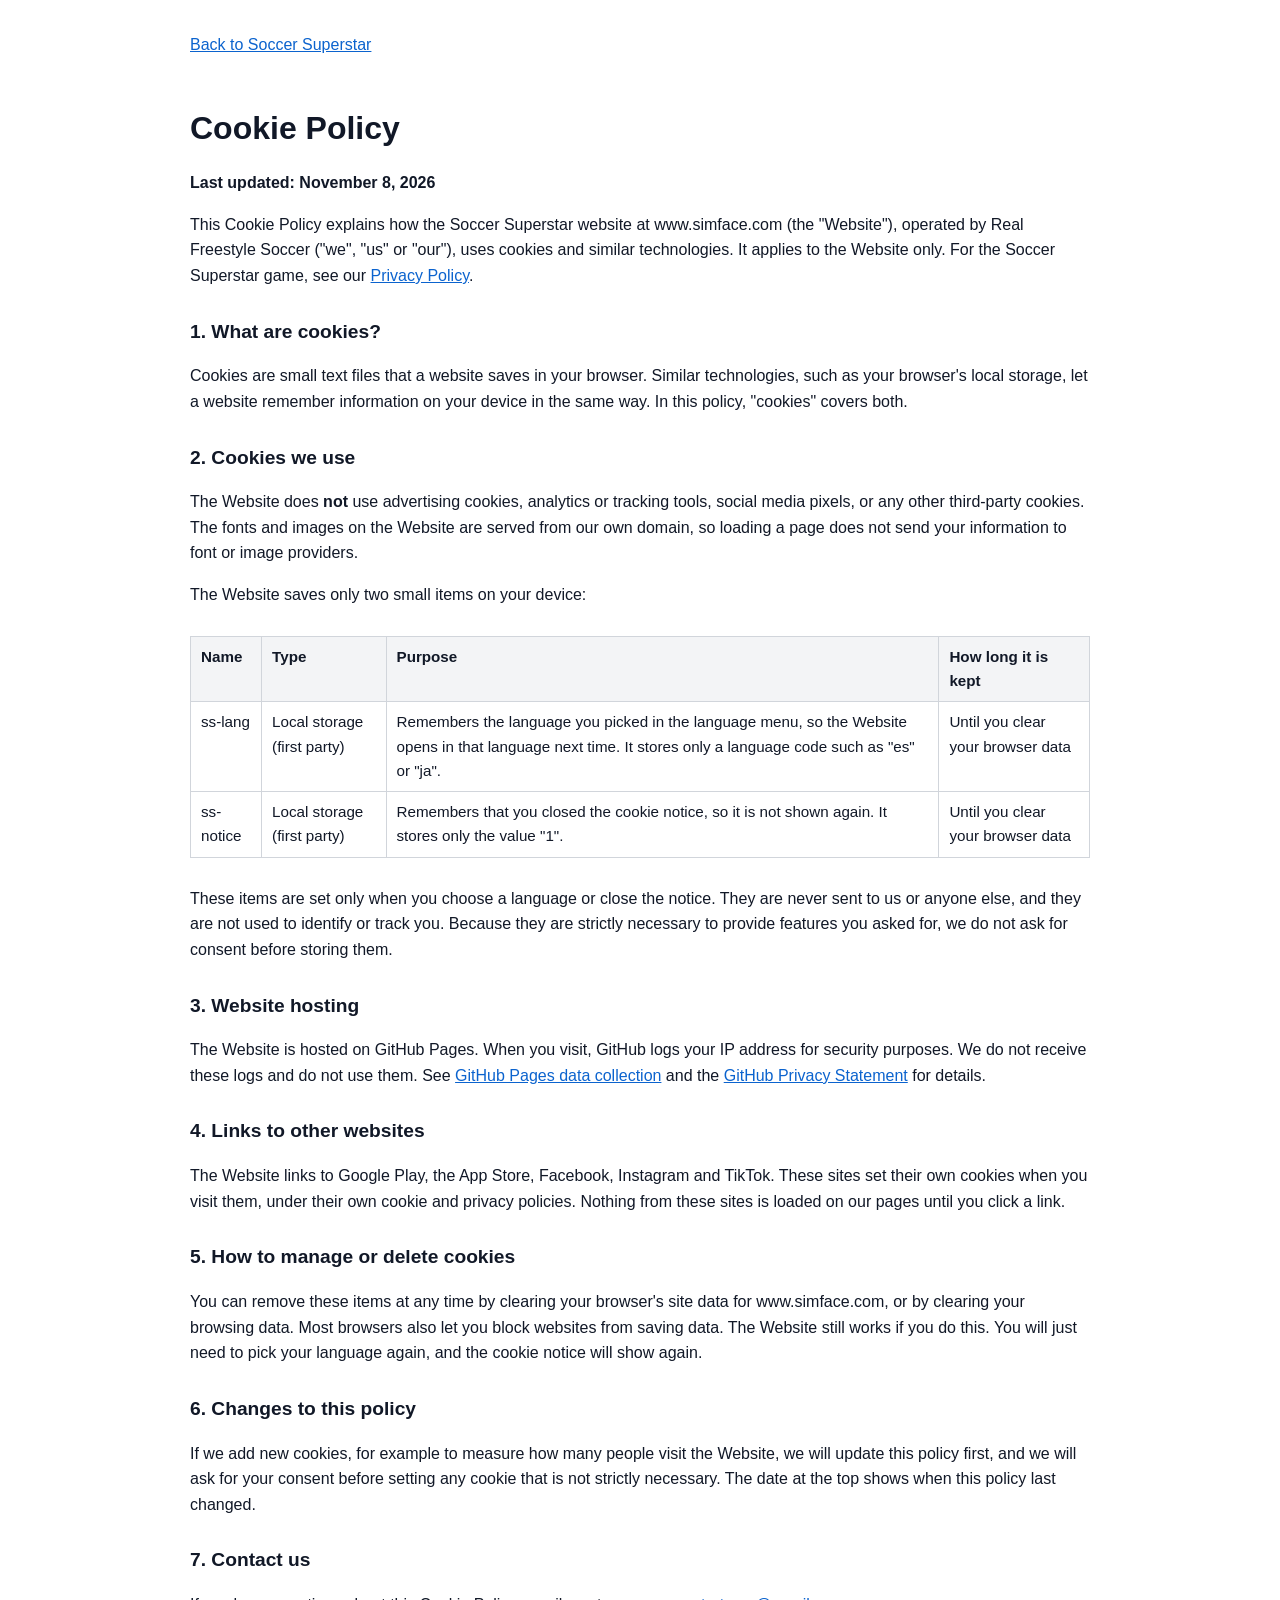
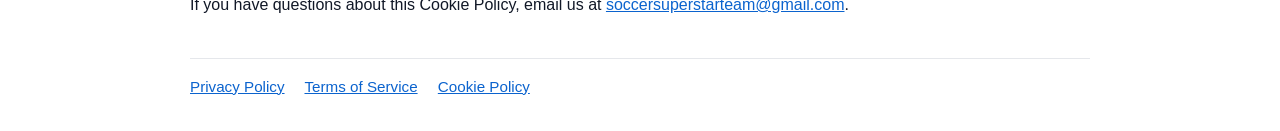
<file: cookie-policy/index.html>
<!DOCTYPE html>
<html lang="en">
<head>
  <meta charset="UTF-8">
  <meta name="viewport" content="width=device-width, initial-scale=1.0">
  <title>Cookie Policy | Soccer Superstar</title>
  <meta name="description" content="How the Soccer Superstar website uses cookies and browser storage: no tracking or advertising cookies, only your saved language choice.">
  <meta name="robots" content="index, follow">
  <link rel="canonical" href="https://www.simface.com/cookie-policy/">
  <link rel="icon" type="image/svg+xml" href="/assets/icons/favicon.svg">
  <link rel="icon" type="image/png" sizes="32x32" href="/assets/icons/favicon-32.png">
  <link rel="apple-touch-icon" href="/assets/icons/apple-touch-icon.png">
  <style>
    body { font-family: Arial, sans-serif; line-height: 1.6; max-width: 900px; margin: 0 auto; padding: 32px 20px; color: #111827; background: #ffffff; -webkit-text-size-adjust: 100%; }
    a { color: #0b63ce; }
    h1 { font-size: 2rem; margin-bottom: 8px; }
    h2 { font-size: 1.2rem; margin-top: 28px; }
    ul { padding-left: 22px; }
    table { border-collapse: collapse; width: 100%; margin: 12px 0; font-size: 0.95rem; }
    th, td { border: 1px solid #d1d5db; padding: 8px 10px; text-align: left; vertical-align: top; }
    th { background: #f3f4f6; }
    .table-wrap { overflow-x: auto; }
    .back { display: inline-block; margin-bottom: 24px; }
    .legal-nav { margin-top: 40px; padding-top: 16px; border-top: 1px solid #e5e7eb; font-size: 0.95rem; }
    .legal-nav a { margin-right: 16px; }
  </style>
</head>
<body>
  <a class="back" href="/">Back to Soccer Superstar</a>
  <h1>Cookie Policy</h1>
  <p><strong>Last updated: November 8, 2026</strong></p>
  <p>This Cookie Policy explains how the Soccer Superstar website at www.simface.com (the "Website"), operated by Real Freestyle Soccer ("we", "us" or "our"), uses cookies and similar technologies. It applies to the Website only. For the Soccer Superstar game, see our <a href="/privacy-policy/">Privacy Policy</a>.</p>

  <h2>1. What are cookies?</h2>
  <p>Cookies are small text files that a website saves in your browser. Similar technologies, such as your browser's local storage, let a website remember information on your device in the same way. In this policy, "cookies" covers both.</p>

  <h2>2. Cookies we use</h2>
  <p>The Website does <strong>not</strong> use advertising cookies, analytics or tracking tools, social media pixels, or any other third-party cookies. The fonts and images on the Website are served from our own domain, so loading a page does not send your information to font or image providers.</p>
  <p>The Website saves only two small items on your device:</p>
  <div class="table-wrap">
    <table>
      <thead>
        <tr><th>Name</th><th>Type</th><th>Purpose</th><th>How long it is kept</th></tr>
      </thead>
      <tbody>
        <tr>
          <td>ss-lang</td>
          <td>Local storage (first party)</td>
          <td>Remembers the language you picked in the language menu, so the Website opens in that language next time. It stores only a language code such as "es" or "ja".</td>
          <td>Until you clear your browser data</td>
        </tr>
        <tr>
          <td>ss-notice</td>
          <td>Local storage (first party)</td>
          <td>Remembers that you closed the cookie notice, so it is not shown again. It stores only the value "1".</td>
          <td>Until you clear your browser data</td>
        </tr>
      </tbody>
    </table>
  </div>
  <p>These items are set only when you choose a language or close the notice. They are never sent to us or anyone else, and they are not used to identify or track you. Because they are strictly necessary to provide features you asked for, we do not ask for consent before storing them.</p>

  <h2>3. Website hosting</h2>
  <p>The Website is hosted on GitHub Pages. When you visit, GitHub logs your IP address for security purposes. We do not receive these logs and do not use them. See <a href="https://docs.github.com/en/pages/getting-started-with-github-pages/what-is-github-pages#data-collection" target="_blank" rel="noopener noreferrer">GitHub Pages data collection</a> and the <a href="https://docs.github.com/en/site-policy/privacy-policies/github-general-privacy-statement" target="_blank" rel="noopener noreferrer">GitHub Privacy Statement</a> for details.</p>

  <h2>4. Links to other websites</h2>
  <p>The Website links to Google Play, the App Store, Facebook, Instagram and TikTok. These sites set their own cookies when you visit them, under their own cookie and privacy policies. Nothing from these sites is loaded on our pages until you click a link.</p>

  <h2>5. How to manage or delete cookies</h2>
  <p>You can remove these items at any time by clearing your browser's site data for www.simface.com, or by clearing your browsing data. Most browsers also let you block websites from saving data. The Website still works if you do this. You will just need to pick your language again, and the cookie notice will show again.</p>

  <h2>6. Changes to this policy</h2>
  <p>If we add new cookies, for example to measure how many people visit the Website, we will update this policy first, and we will ask for your consent before setting any cookie that is not strictly necessary. The date at the top shows when this policy last changed.</p>

  <h2>7. Contact us</h2>
  <p>If you have questions about this Cookie Policy, email us at <a href="mailto:soccersuperstarteam@gmail.com">soccersuperstarteam@gmail.com</a>.</p>

  <nav class="legal-nav" aria-label="Legal">
    <a href="/privacy-policy/">Privacy Policy</a>
    <a href="/terms-of-service/">Terms of Service</a>
    <a href="/cookie-policy/" aria-current="page">Cookie Policy</a>
  </nav>
</body>
</html>
</file>
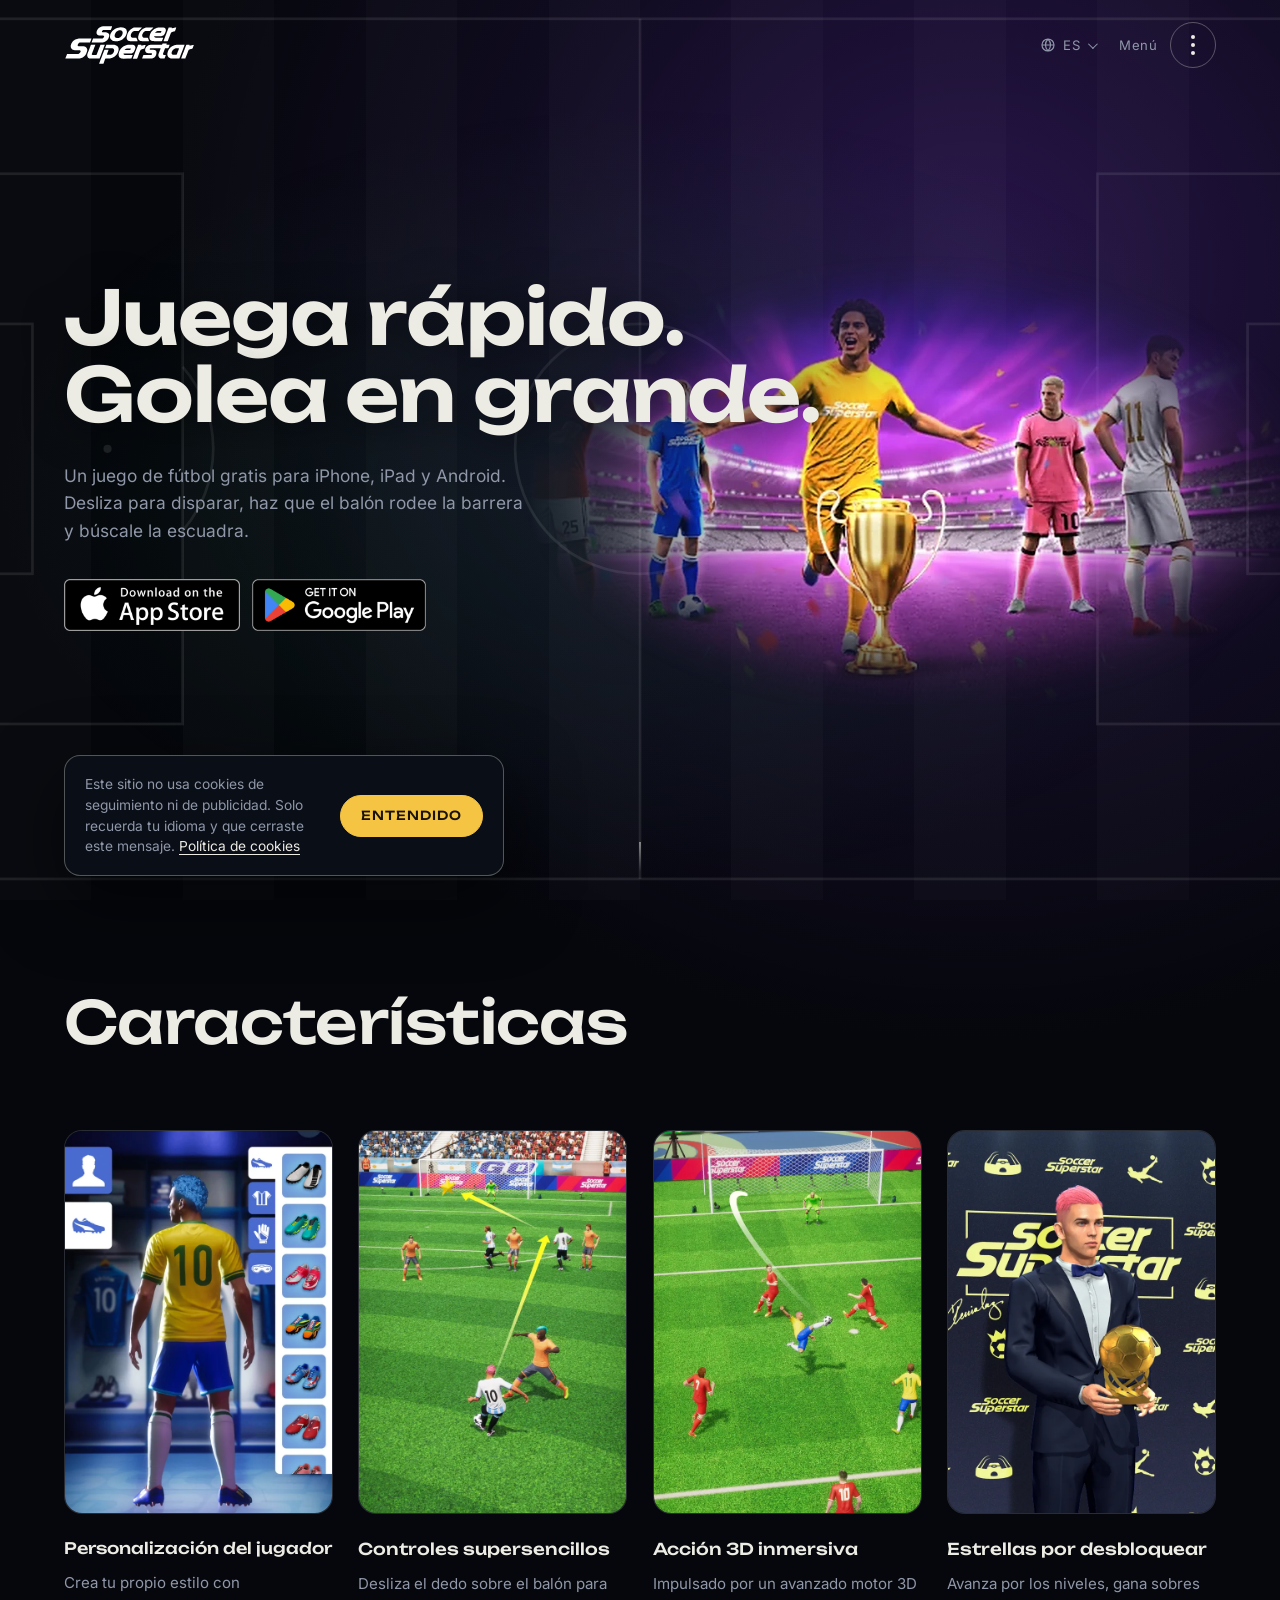
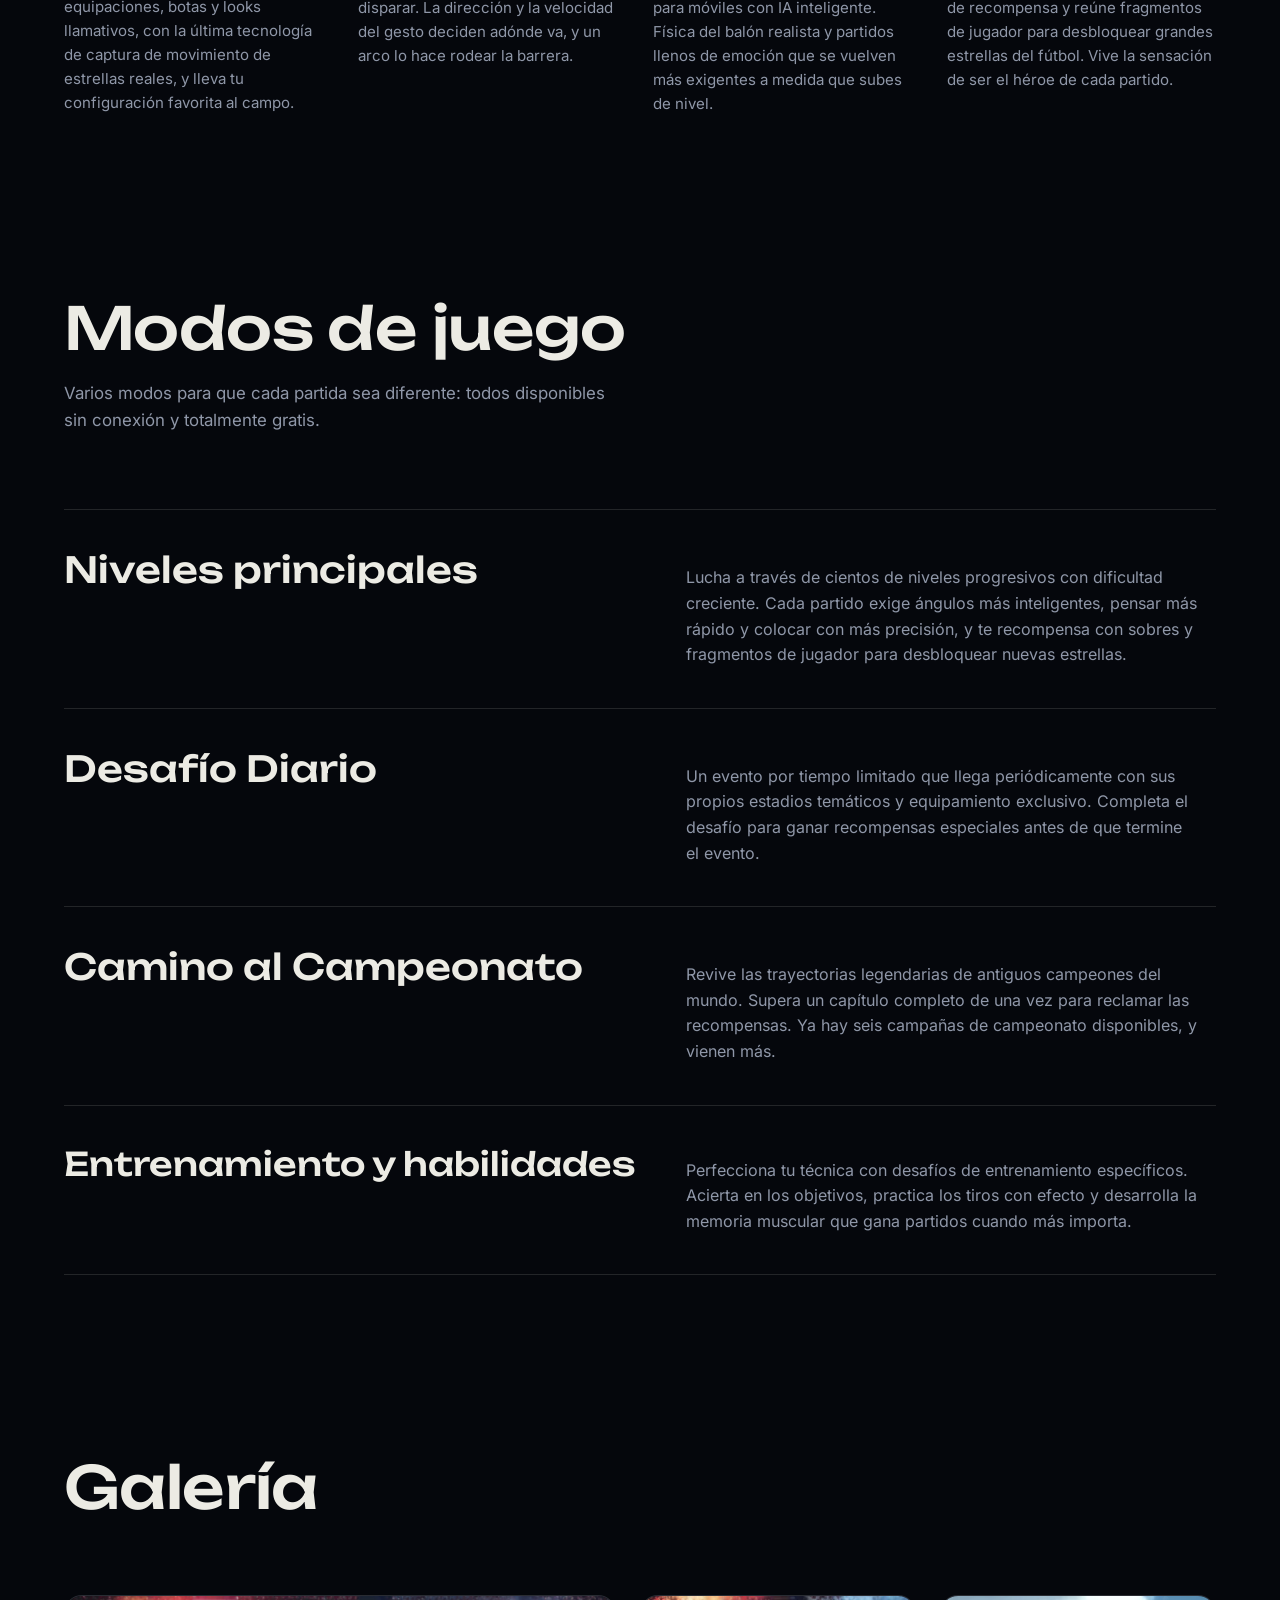
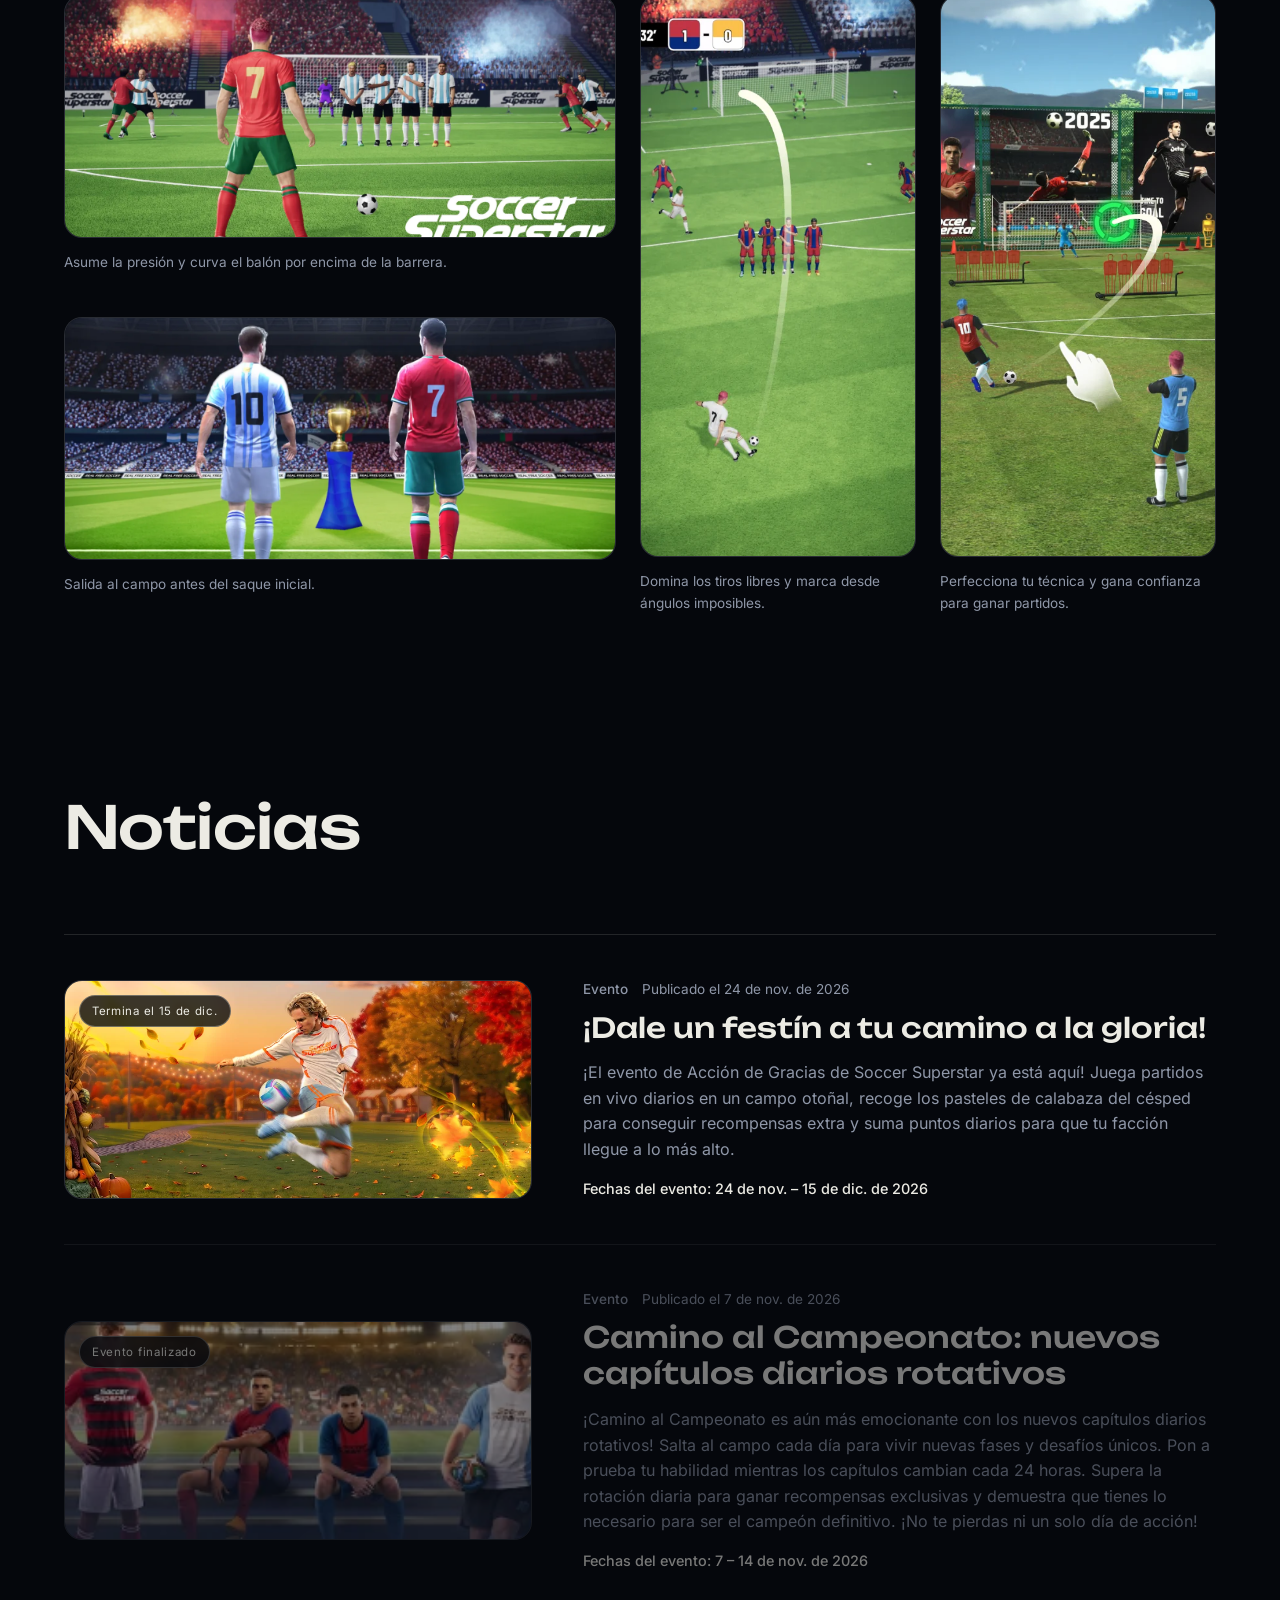
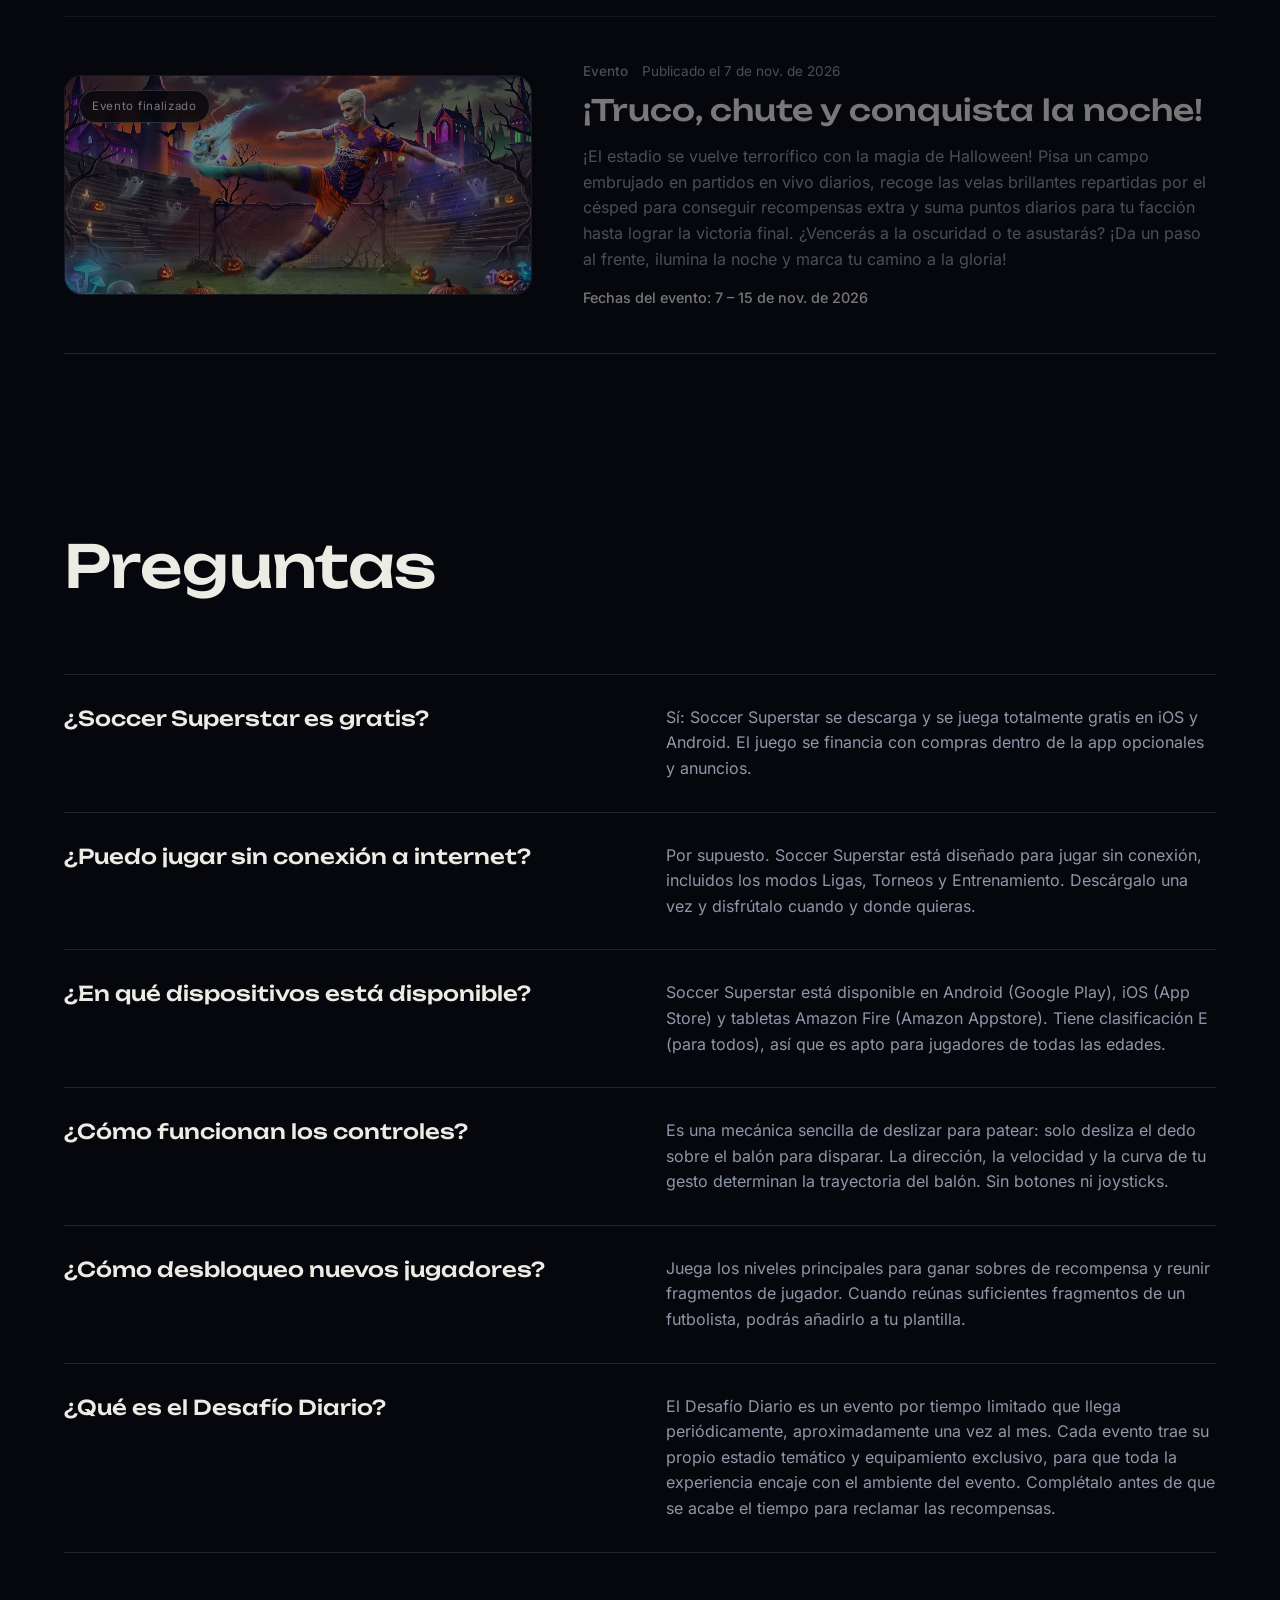
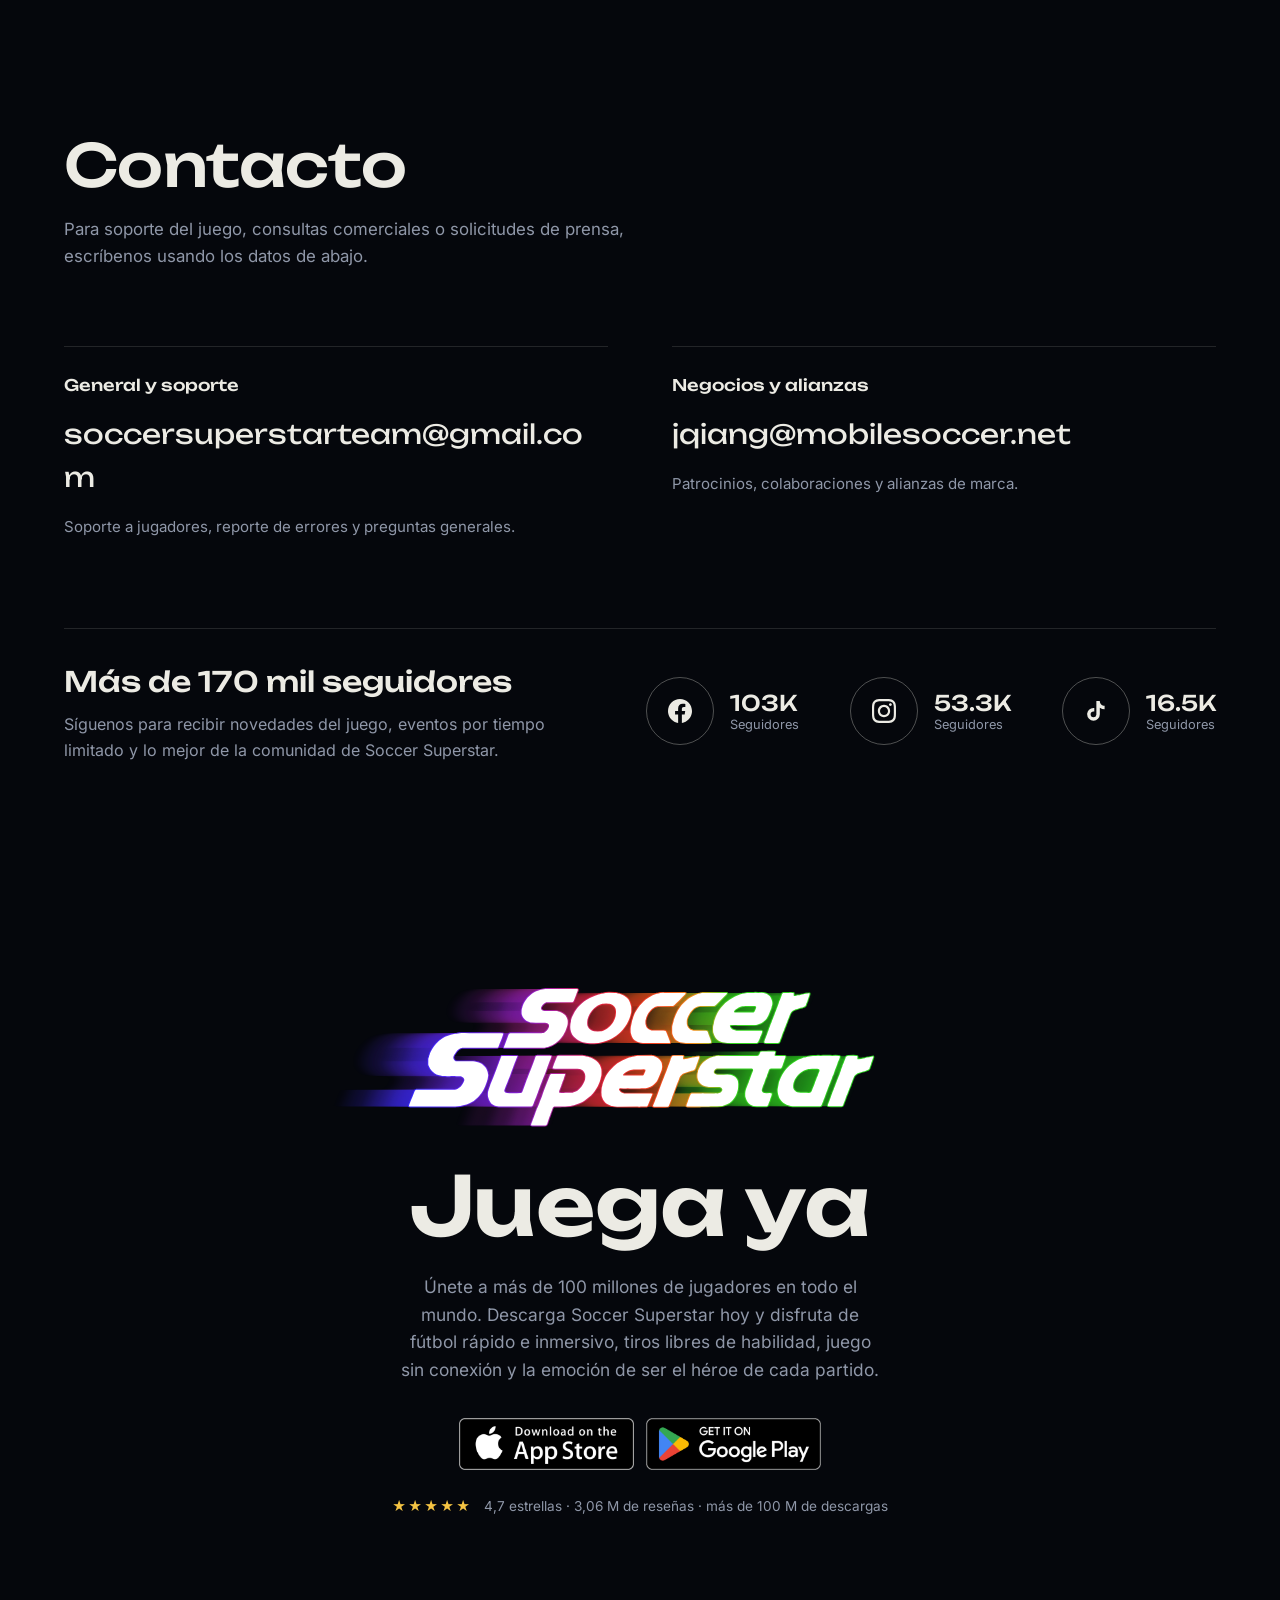
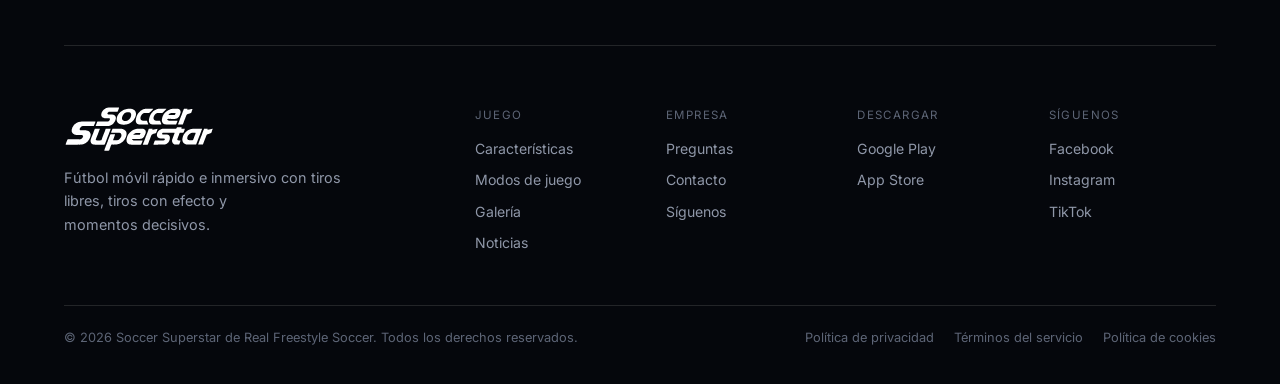
<file: es/index.html>
<!DOCTYPE html>
<html lang="es">
<head>
  <meta charset="UTF-8">
  <meta name="viewport" content="width=device-width, initial-scale=1.0">
  <title>Soccer Superstar | Juego de fútbol gratis para iOS y Android</title>
  <meta name="description" content="Soccer Superstar: fútbol gratis para móviles con controles deslizables, tiros con efecto, tiros libres y juego sin conexión. Descárgalo en iOS y Android.">
  <meta name="author" content="Real Freestyle Soccer">
  <meta name="robots" content="index, follow, max-image-preview:large">
  <link rel="canonical" href="https://www.simface.com/es/">
  <link rel="alternate" hreflang="en" href="https://www.simface.com/">
  <link rel="alternate" hreflang="zh-Hans" href="https://www.simface.com/zh-cn/">
  <link rel="alternate" hreflang="es" href="https://www.simface.com/es/">
  <link rel="alternate" hreflang="pt" href="https://www.simface.com/pt/">
  <link rel="alternate" hreflang="fr" href="https://www.simface.com/fr/">
  <link rel="alternate" hreflang="ar" href="https://www.simface.com/ar/">
  <link rel="alternate" hreflang="id" href="https://www.simface.com/id/">
  <link rel="alternate" hreflang="ja" href="https://www.simface.com/ja/">
  <link rel="alternate" hreflang="x-default" href="https://www.simface.com/">

  <meta property="og:type" content="website">
  <meta property="og:site_name" content="Soccer Superstar">
  <meta property="og:title" content="Sitio oficial de Soccer Superstar">
  <meta property="og:description" content="Descarga Soccer Superstar, un juego de fútbol gratis para móviles con controles deslizables, tiros con efecto, juego sin conexión, Desafíos Diarios y Camino al Campeonato.">
  <meta property="og:image" content="https://www.simface.com/assets/images/soccer-superstar-share.jpg">
  <meta property="og:image:width" content="1200">
  <meta property="og:image:height" content="630">
  <meta property="og:image:alt" content="Jugador de Soccer Superstar preparando un tiro libre ante la barrera en un estadio lleno">
  <meta property="og:url" content="https://www.simface.com/es/">
  <meta property="og:locale" content="es_ES">
  <meta property="og:locale:alternate" content="zh_CN">
  <meta property="og:locale:alternate" content="en_US">
  <meta property="og:locale:alternate" content="pt_BR">
  <meta property="og:locale:alternate" content="fr_FR">
  <meta property="og:locale:alternate" content="ar_AR">
  <meta property="og:locale:alternate" content="id_ID">
  <meta property="og:locale:alternate" content="ja_JP">
  <meta name="twitter:card" content="summary_large_image">
  <meta name="twitter:title" content="Sitio oficial de Soccer Superstar">
  <meta name="twitter:description" content="Juega gratis al fútbol en tu móvil con controles deslizables, tiros con efecto, tiros libres, juego sin conexión y eventos de campeonato.">
  <meta name="twitter:image" content="https://www.simface.com/assets/images/soccer-superstar-share.jpg">
  <meta name="twitter:image:alt" content="Jugador de Soccer Superstar preparando un tiro libre ante la barrera en un estadio lleno">

  <link rel="icon" type="image/svg+xml" href="/assets/icons/favicon.svg">
  <link rel="icon" type="image/png" sizes="32x32" href="/assets/icons/favicon-32.png">
  <link rel="apple-touch-icon" href="/assets/icons/apple-touch-icon.png">
  <link rel="manifest" href="/site.webmanifest">
  <meta name="theme-color" content="#05070c">
  <link rel="preload" href="/assets/fonts/unbounded-variable.woff" as="font" type="font/woff" crossorigin>
  <link rel="stylesheet" href="/styles.css">

  <script type="application/ld+json">
  {
    "@context": "https://schema.org",
    "@graph": [
      {
        "@type": "WebSite",
        "@id": "https://www.simface.com/#website",
        "url": "https://www.simface.com/es/",
        "name": "Sitio oficial de Soccer Superstar",
        "description": "El sitio oficial de Soccer Superstar, un juego de fútbol gratis para iOS y Android.",
        "publisher": {
          "@id": "https://www.simface.com/#organization"
        },
        "inLanguage": "es"
      },
      {
        "@type": "Organization",
        "@id": "https://www.simface.com/#organization",
        "name": "Real Freestyle Soccer",
        "url": "https://www.simface.com/",
        "logo": "https://www.simface.com/assets/icons/icon-512.png",
        "sameAs": [
          "https://www.facebook.com/playsoccersuperstar/",
          "https://www.instagram.com/soccersuperstar2025/",
          "https://www.tiktok.com/@soccersuperstar"
        ]
      },
      {
        "@type": [
          "VideoGame",
          "MobileApplication"
        ],
        "@id": "https://www.simface.com/#soccer-superstar",
        "name": "Soccer Superstar",
        "url": "https://www.simface.com/es/",
        "mainEntityOfPage": "https://www.simface.com/es/",
        "identifier": "com.soccer.score.star",
        "author": {
          "@id": "https://www.simface.com/#organization"
        },
        "publisher": {
          "@id": "https://www.simface.com/#organization"
        },
        "genre": [
          "Sports Game",
          "Football Game",
          "Mobile Game"
        ],
        "applicationCategory": "GameApplication",
        "operatingSystem": "Android, iOS",
        "isAccessibleForFree": true,
        "image": [
          "https://www.simface.com/assets/images/soccer-superstar-hero-players.webp",
          "https://www.simface.com/assets/images/soccer-superstar-walkout-trophy-before-kickoff.webp",
          "https://www.simface.com/assets/images/soccer-superstar-player-customization-locker-room.webp"
        ],
        "description": "Soccer Superstar es un juego de fútbol gratis para móviles con controles deslizables, tiros libres, tiros con efecto, personalización de jugadores, juego sin conexión, Desafíos Diarios y Camino al Campeonato.",
        "aggregateRating": {
          "@type": "AggregateRating",
          "ratingValue": "4.7",
          "ratingCount": "3060000",
          "bestRating": "5"
        },
        "offers": {
          "@type": "Offer",
          "price": "0",
          "priceCurrency": "USD",
          "availability": "https://schema.org/InStock"
        },
        "downloadUrl": [
          "https://play.google.com/store/apps/details?id=com.soccer.score.star&hl=es",
          "https://apps.apple.com/us/app/soccer-superstar/id1550945606"
        ]
      },
      {
        "@type": "FAQPage",
        "@id": "https://www.simface.com/#faq-schema",
        "mainEntity": [
          {
            "@type": "Question",
            "name": "¿Soccer Superstar es gratis?",
            "acceptedAnswer": {
              "@type": "Answer",
              "text": "Sí: Soccer Superstar se descarga y se juega totalmente gratis en iOS y Android. El juego se financia con compras dentro de la app opcionales y anuncios."
            }
          },
          {
            "@type": "Question",
            "name": "¿Puedo jugar a Soccer Superstar sin conexión?",
            "acceptedAnswer": {
              "@type": "Answer",
              "text": "Por supuesto. Soccer Superstar está diseñado para jugar sin conexión, incluidos los modos Ligas, Torneos y Entrenamiento. Descárgalo una vez y disfrútalo cuando y donde quieras."
            }
          },
          {
            "@type": "Question",
            "name": "¿Cómo funcionan los controles de Soccer Superstar?",
            "acceptedAnswer": {
              "@type": "Answer",
              "text": "Es una mecánica sencilla de deslizar para patear: solo desliza el dedo sobre el balón para disparar. La dirección, la velocidad y la curva de tu gesto determinan la trayectoria del balón. Sin botones ni joysticks."
            }
          }
        ]
      }
    ]
  }
  </script>
</head>
<body>
  <div class="site-shell">
    <header class="topbar">
      <a class="brand" href="#home" aria-label="Inicio de Soccer Superstar">
        <img class="brand-mark" src="/assets/brand/soccer-superstar-logo-white.svg" alt="Soccer Superstar" width="604" height="185">
      </a>
      <div class="topbar-right">
        <details class="lang-picker">
          <summary aria-label="Idioma"><svg viewBox="0 0 24 24" width="16" height="16" aria-hidden="true"><path fill="none" stroke="currentColor" stroke-width="1.8" d="M12 3a9 9 0 1 0 0 18 9 9 0 0 0 0-18Zm-9 9h18M12 3c2.5 2.6 3.8 5.6 3.8 9s-1.3 6.4-3.8 9c-2.5-2.6-3.8-5.6-3.8-9S9.5 5.6 12 3Z"/></svg><span class="lang-current">ES</span></summary>
          <ul class="lang-menu">
            <li><a href="/" hreflang="en" lang="en" data-lang="en">English</a></li>
            <li><a href="/zh-cn/" hreflang="zh-Hans" lang="zh-Hans" data-lang="zh-cn">简体中文</a></li>
            <li><a href="/es/" hreflang="es" lang="es" data-lang="es" aria-current="true">Español</a></li>
            <li><a href="/pt/" hreflang="pt" lang="pt" data-lang="pt">Português</a></li>
            <li><a href="/fr/" hreflang="fr" lang="fr" data-lang="fr">Français</a></li>
            <li><a href="/ar/" hreflang="ar" lang="ar" data-lang="ar">العربية</a></li>
            <li><a href="/id/" hreflang="id" lang="id" data-lang="id">Bahasa Indonesia</a></li>
            <li><a href="/ja/" hreflang="ja" lang="ja" data-lang="ja">日本語</a></li>
          </ul>
        </details>
        <button class="nav-toggle" aria-label="Abrir o cerrar menú" aria-expanded="false" aria-controls="site-menu">
          <span class="nav-toggle-label">Menú</span>
          <span class="nav-toggle-dots" aria-hidden="true"><span></span><span></span><span></span></span>
        </button>
      </div>
      <nav class="nav" id="site-menu" aria-label="Navegación principal">
        <a href="#features">Características</a>
        <a href="#modes">Modos de juego</a>
        <a href="#gallery">Galería</a>
        <a href="#news">Noticias</a>
        <a href="#faq">Preguntas</a>
        <a href="#contact">Contacto</a>
        <a href="#play" class="nav-cta">Juega ya</a>
      </nav>
    </header>

    <div class="pitch-bg" aria-hidden="true"></div>

    <main id="home">

      <!-- ═══ HERO ═══ -->
      <section class="hero">
        <div class="hero-copy">
          <h1><span class="visually-hidden">Soccer Superstar: </span>Juega rápido.<br>Golea en grande.</h1>
          <p class="hero-text">Un juego de fútbol gratis para iPhone, iPad y Android. Desliza para disparar, haz que el balón rodee la barrera y búscale la escuadra.</p>
          <div class="store-links" aria-label="Descargar Soccer Superstar">
            <a href="https://apps.apple.com/us/app/soccer-superstar/id1550945606" class="store-badge" target="_blank" rel="noopener noreferrer"><img src="/assets/badges/app-store-en.png" alt="Descárgalo en el App Store" width="540" height="160"></a>
            <a href="https://play.google.com/store/apps/details?id=com.soccer.score.star&amp;hl=es" class="store-badge" target="_blank" rel="noopener noreferrer"><img src="/assets/badges/google-play-en.png" alt="Disponible en Google Play" width="538" height="160"></a>
          </div>
        </div>
        <div class="hero-art">
          <img src="/assets/images/soccer-superstar-hero-players.webp" alt="Héroes del fútbol de Soccer Superstar alrededor de un trofeo dorado en un estadio iluminado de morado" width="1220" height="682" fetchpriority="high">
        </div>
        <a href="#features" class="hero-link" aria-label="Características"><span aria-hidden="true"></span></a>
      </section>

      <!-- ═══ FEATURES ═══ -->
      <section class="features section" id="features">
        <div class="section-heading">
          <h2>Características</h2>
        </div>
        <div class="feature-grid">
          <article class="feature-card frame-cut">
            <img src="/assets/images/soccer-superstar-player-customization-locker-room.webp" alt="Pantalla de personalización de Soccer Superstar con un futbolista con el número 10 y camiseta amarilla y opciones de botas" width="640" height="1138" loading="lazy">
            <div class="feature-card-copy">
              <h3>Personalización del jugador</h3>
              <p>Crea tu propio estilo con equipaciones, botas y looks llamativos, con la última tecnología de captura de movimiento de estrellas reales, y lleva tu configuración favorita al campo.</p>
            </div>
          </article>
          <article class="feature-card frame-cut">
            <img src="/assets/images/soccer-superstar-flick-pass-arrows-controls.webp" alt="Jugador número 10 de Soccer Superstar preparando un pase, con flechas que muestran la trayectoria del balón hacia la portería" width="640" height="1138" loading="lazy">
            <div class="feature-card-copy">
              <h3>Controles supersencillos</h3>
              <p>Desliza el dedo sobre el balón para disparar. La dirección y la velocidad del gesto deciden adónde va, y un arco lo hace rodear la barrera.</p>
            </div>
          </article>
          <article class="feature-card frame-cut">
            <img src="/assets/images/soccer-superstar-scissor-kick-volley.webp" alt="Secuencia de chilena en Soccer Superstar frente a la portería con defensas y público en el estadio" width="640" height="1138" loading="lazy">
            <div class="feature-card-copy">
              <h3>Acción 3D inmersiva</h3>
              <p>Impulsado por un avanzado motor 3D para móviles con IA inteligente. Física del balón realista y partidos llenos de emoción que se vuelven más exigentes a medida que subes de nivel.</p>
            </div>
          </article>
          <article class="feature-card frame-cut">
            <img src="/assets/images/soccer-superstar-awards-ceremony-golden-ball.webp" alt="Ceremonia de premios de Soccer Superstar con un jugador de pelo rosa sosteniendo un balón de oro" width="640" height="1138" loading="lazy">
            <div class="feature-card-copy">
              <h3>Estrellas por desbloquear</h3>
              <p>Avanza por los niveles, gana sobres de recompensa y reúne fragmentos de jugador para desbloquear grandes estrellas del fútbol. Vive la sensación de ser el héroe de cada partido.</p>
            </div>
          </article>
        </div>
      </section>

      <!-- ═══ GAME MODES ═══ -->
      <section class="modes section" id="modes">
        <div class="section-heading">
          <h2>Modos de juego</h2>
          <p class="section-subtext">Varios modos para que cada partida sea diferente: todos disponibles sin conexión y totalmente gratis.</p>
        </div>
        <div class="modes-grid">
          <div class="mode-card frame-cut">
            <div class="mode-icon" aria-hidden="true">⚽</div>
            <h3>Niveles principales</h3>
            <p>Lucha a través de cientos de niveles progresivos con dificultad creciente. Cada partido exige ángulos más inteligentes, pensar más rápido y colocar con más precisión, y te recompensa con sobres y fragmentos de jugador para desbloquear nuevas estrellas.</p>
          </div>
          <div class="mode-card frame-cut">
            <div class="mode-icon" aria-hidden="true">🏆</div>
            <h3>Desafío Diario</h3>
            <p>Un evento por tiempo limitado que llega periódicamente con sus propios estadios temáticos y equipamiento exclusivo. Completa el desafío para ganar recompensas especiales antes de que termine el evento.</p>
          </div>
          <div class="mode-card frame-cut">
            <div class="mode-icon" aria-hidden="true">🌍</div>
            <h3>Camino al Campeonato</h3>
            <p>Revive las trayectorias legendarias de antiguos campeones del mundo. Supera un capítulo completo de una vez para reclamar las recompensas. Ya hay seis campañas de campeonato disponibles, y vienen más.</p>
          </div>
          <div class="mode-card frame-cut">
            <div class="mode-icon" aria-hidden="true">🎽</div>
            <h3>Entrenamiento y habilidades</h3>
            <p>Perfecciona tu técnica con desafíos de entrenamiento específicos. Acierta en los objetivos, practica los tiros con efecto y desarrolla la memoria muscular que gana partidos cuando más importa.</p>
          </div>
        </div>
      </section>

      <!-- ═══ GALLERY ═══ -->
      <section class="gallery section" id="gallery">
        <div class="section-heading">
          <h2>Galería</h2>
        </div>
        <div class="gallery-grid">
          <figure class="gallery-card frame-cut landscape">
            <img src="/assets/images/soccer-superstar-free-kick-key-art.webp" alt="Tiro libre de Portugal contra Argentina en Soccer Superstar con bengalas del público en un estadio de fútbol" width="1400" height="788" loading="lazy">
            <figcaption>Asume la presión y curva el balón por encima de la barrera.</figcaption>
          </figure>
          <figure class="gallery-card frame-cut landscape">
            <img src="/assets/images/soccer-superstar-walkout-trophy-before-kickoff.webp" alt="Escena de estadio de Soccer Superstar con los jugadores número 10 y 7 caminando hacia un trofeo antes del saque inicial" width="1400" height="790" loading="lazy">
            <figcaption>Salida al campo antes del saque inicial.</figcaption>
          </figure>
          <figure class="gallery-card frame-cut portrait">
            <img src="/assets/images/soccer-superstar-free-kick-wall-challenge.webp" alt="Jugador de Soccer Superstar con camiseta blanca lanzando un tiro libre sobre la barrera hacia la portería" width="507" height="863" loading="lazy">
            <figcaption>Domina los tiros libres y marca desde ángulos imposibles.</figcaption>
          </figure>
          <figure class="gallery-card frame-cut portrait">
            <img src="/assets/images/soccer-superstar-training-target-challenge.webp" alt="Desafío de entrenamiento de puntería en Soccer Superstar con un icono de mano que guía la trayectoria del tiro con efecto" width="511" height="913" loading="lazy">
            <figcaption>Perfecciona tu técnica y gana confianza para ganar partidos.</figcaption>
          </figure>
        </div>
      </section>

      <!-- ═══ NEWS ═══ -->
      <!-- To add a post: copy one <article class="news-card">, put it first, update the image, text and data-ends (YYYY-MM-DD).
           Every post shows the date it was posted (<time class="news-date">, datetime = YYYY-MM-DD) and the event dates (<p class="news-when">). -->
      <section class="news section" id="news" data-ended-label="Evento finalizado">
        <div class="section-heading">
          <h2>Noticias</h2>
        </div>
        <div class="news-grid">
          <article class="news-card frame-cut" data-ends="2026-12-15">
            <div class="news-media">
              <img src="/assets/images/soccer-superstar-news-thanksgiving-feast-your-way-to-glory.webp" alt="Jugador de Soccer Superstar rematando de volea en un campo otoñal con hojas cayendo, calabazas y una decoración de cosecha" width="814" height="454" loading="lazy">
              <span class="news-badge">Termina el 15 de dic.</span>
            </div>
            <div class="news-copy">
              <div class="news-meta"><p class="news-tag">Evento</p><time class="news-date" datetime="2026-11-24">Publicado el 24 de nov. de 2026</time></div>
              <h3>¡Dale un festín a tu camino a la gloria!</h3>
              <p>¡El evento de Acción de Gracias de Soccer Superstar ya está aquí! Juega partidos en vivo diarios en un campo otoñal, recoge los pasteles de calabaza del césped para conseguir recompensas extra y suma puntos diarios para que tu facción llegue a lo más alto.</p>
              <p class="news-when">Fechas del evento: 24 de nov. – 15 de dic. de 2026</p>
            </div>
          </article>
          <article class="news-card frame-cut" data-ends="2026-11-14">
            <div class="news-media">
              <img src="/assets/images/soccer-superstar-news-road-to-the-championship-daily-chapters.webp" alt="Cuatro futbolistas de Soccer Superstar esperando en un túnel de estadio rodeado de trofeos" width="407" height="132" loading="lazy">
              <span class="news-badge">Termina el 14 de nov.</span>
            </div>
            <div class="news-copy">
              <div class="news-meta"><p class="news-tag">Evento</p><time class="news-date" datetime="2026-11-07">Publicado el 7 de nov. de 2026</time></div>
              <h3>Camino al Campeonato: nuevos capítulos diarios rotativos</h3>
              <p>¡Camino al Campeonato es aún más emocionante con los nuevos capítulos diarios rotativos! Salta al campo cada día para vivir nuevas fases y desafíos únicos. Pon a prueba tu habilidad mientras los capítulos cambian cada 24 horas. Supera la rotación diaria para ganar recompensas exclusivas y demuestra que tienes lo necesario para ser el campeón definitivo. ¡No te pierdas ni un solo día de acción!</p>
              <p class="news-when">Fechas del evento: 7 – 14 de nov. de 2026</p>
            </div>
          </article>
          <article class="news-card frame-cut" data-ends="2026-11-15">
            <div class="news-media">
              <img src="/assets/images/soccer-superstar-news-halloween-trick-kick-claim-the-night.webp" alt="Jugador de Soccer Superstar rematando de volea un balón-calavera en llamas en un estadio embrujado de Halloween con calabazas y fantasmas" width="822" height="450" loading="lazy">
              <span class="news-badge">Termina el 15 de nov.</span>
            </div>
            <div class="news-copy">
              <div class="news-meta"><p class="news-tag">Evento</p><time class="news-date" datetime="2026-11-07">Publicado el 7 de nov. de 2026</time></div>
              <h3>¡Truco, chute y conquista la noche!</h3>
              <p>¡El estadio se vuelve terrorífico con la magia de Halloween! Pisa un campo embrujado en partidos en vivo diarios, recoge las velas brillantes repartidas por el césped para conseguir recompensas extra y suma puntos diarios para tu facción hasta lograr la victoria final. ¿Vencerás a la oscuridad o te asustarás? ¡Da un paso al frente, ilumina la noche y marca tu camino a la gloria!</p>
              <p class="news-when">Fechas del evento: 7 – 15 de nov. de 2026</p>
            </div>
          </article>
        </div>
      </section>

      <!-- ═══ FAQ ═══ -->
      <section class="faq section" id="faq">
        <div class="section-heading">
          <h2>Preguntas</h2>
        </div>
        <div class="faq-grid">
          <div class="faq-item frame-cut">
            <h3 class="faq-q">¿Soccer Superstar es gratis?</h3>
            <p class="faq-a">Sí: Soccer Superstar se descarga y se juega totalmente gratis en iOS y Android. El juego se financia con compras dentro de la app opcionales y anuncios.</p>
          </div>
          <div class="faq-item frame-cut">
            <h3 class="faq-q">¿Puedo jugar sin conexión a internet?</h3>
            <p class="faq-a">Por supuesto. Soccer Superstar está diseñado para jugar sin conexión, incluidos los modos Ligas, Torneos y Entrenamiento. Descárgalo una vez y disfrútalo cuando y donde quieras.</p>
          </div>
          <div class="faq-item frame-cut">
            <h3 class="faq-q">¿En qué dispositivos está disponible?</h3>
            <p class="faq-a">Soccer Superstar está disponible en Android (Google Play), iOS (App Store) y tabletas Amazon Fire (Amazon Appstore). Tiene clasificación E (para todos), así que es apto para jugadores de todas las edades.</p>
          </div>
          <div class="faq-item frame-cut">
            <h3 class="faq-q">¿Cómo funcionan los controles?</h3>
            <p class="faq-a">Es una mecánica sencilla de deslizar para patear: solo desliza el dedo sobre el balón para disparar. La dirección, la velocidad y la curva de tu gesto determinan la trayectoria del balón. Sin botones ni joysticks.</p>
          </div>
          <div class="faq-item frame-cut">
            <h3 class="faq-q">¿Cómo desbloqueo nuevos jugadores?</h3>
            <p class="faq-a">Juega los niveles principales para ganar sobres de recompensa y reunir fragmentos de jugador. Cuando reúnas suficientes fragmentos de un futbolista, podrás añadirlo a tu plantilla.</p>
          </div>
          <div class="faq-item frame-cut">
            <h3 class="faq-q">¿Qué es el Desafío Diario?</h3>
            <p class="faq-a">El Desafío Diario es un evento por tiempo limitado que llega periódicamente, aproximadamente una vez al mes. Cada evento trae su propio estadio temático y equipamiento exclusivo, para que toda la experiencia encaje con el ambiente del evento. Complétalo antes de que se acabe el tiempo para reclamar las recompensas.</p>
          </div>
        </div>
      </section>

      <!-- ═══ CONTACT ═══ -->
      <section class="contact section" id="contact">
        <div class="section-heading">
          <h2>Contacto</h2>
          <p>Para soporte del juego, consultas comerciales o solicitudes de prensa, escríbenos usando los datos de abajo.</p>
        </div>
        <div class="contact-grid">
          <article class="contact-card frame-cut">
            <h3>General y soporte</h3>
            <p><a href="mailto:soccersuperstarteam@gmail.com">soccersuperstarteam@gmail.com</a></p>
            <p class="contact-note">Soporte a jugadores, reporte de errores y preguntas generales.</p>
          </article>
          <article class="contact-card frame-cut">
            <h3>Negocios y alianzas</h3>
            <p><a href="mailto:jqiang@mobilesoccer.net">jqiang@mobilesoccer.net</a></p>
            <p class="contact-note">Patrocinios, colaboraciones y alianzas de marca.</p>
          </article>
        </div>
        <div class="social-row" id="social">
          <h3>Más de 170 mil seguidores</h3>
          <p class="social-note">Síguenos para recibir novedades del juego, eventos por tiempo limitado y lo mejor de la comunidad de Soccer Superstar.</p>
          <div class="social-grid">

            <!-- Facebook -->
            <a class="social-card social-card--fb" href="https://www.facebook.com/playsoccersuperstar/" target="_blank" rel="noopener noreferrer" aria-label="Sigue a Soccer Superstar en Facebook">
              <span class="social-icon"><svg aria-hidden="true" focusable="false" xmlns="http://www.w3.org/2000/svg" viewBox="0 0 24 24" fill="currentColor"><path d="M24 12.073C24 5.405 18.627 0 12 0S0 5.405 0 12.073C0 18.1 4.388 23.094 10.125 24v-8.437H7.078v-3.49h3.047V9.41c0-3.025 1.792-4.697 4.533-4.697 1.313 0 2.686.235 2.686.235v2.97h-1.514c-1.491 0-1.956.93-1.956 1.883v2.252h3.328l-.532 3.49h-2.796V24C19.612 23.094 24 18.1 24 12.073z"/></svg></span>
              <div class="social-stat-row">
                <div class="social-stat">
                  <strong>103K</strong>
                  <span>Seguidores</span>
                </div>
              </div>
            </a>

            <!-- Instagram -->
            <a class="social-card social-card--ig" href="https://www.instagram.com/soccersuperstarofficial/" target="_blank" rel="noopener noreferrer" aria-label="Sigue a Soccer Superstar en Instagram">
              <span class="social-icon"><svg aria-hidden="true" focusable="false" xmlns="http://www.w3.org/2000/svg" viewBox="0 0 24 24" fill="currentColor"><path d="M12 2.163c3.204 0 3.584.012 4.85.07 3.252.148 4.771 1.691 4.919 4.919.058 1.265.069 1.645.069 4.849 0 3.205-.012 3.584-.069 4.849-.149 3.225-1.664 4.771-4.919 4.919-1.266.058-1.644.07-4.85.07-3.204 0-3.584-.012-4.849-.07-3.26-.149-4.771-1.699-4.919-4.92-.058-1.265-.07-1.644-.07-4.849 0-3.204.013-3.583.07-4.849.149-3.227 1.664-4.771 4.919-4.919 1.266-.057 1.645-.069 4.849-.069zm0-2.163c-3.259 0-3.667.014-4.947.072-4.358.2-6.78 2.618-6.98 6.98-.059 1.281-.073 1.689-.073 4.948 0 3.259.014 3.668.072 4.948.2 4.358 2.618 6.78 6.98 6.98 1.281.058 1.689.072 4.948.072 3.259 0 3.668-.014 4.948-.072 4.354-.2 6.782-2.618 6.979-6.98.059-1.28.073-1.689.073-4.948 0-3.259-.014-3.667-.072-4.947-.196-4.354-2.617-6.78-6.979-6.98-1.281-.059-1.69-.073-4.949-.073zm0 5.838c-3.403 0-6.162 2.759-6.162 6.162s2.759 6.163 6.162 6.163 6.162-2.759 6.162-6.163c0-3.403-2.759-6.162-6.162-6.162zm0 10.162c-2.209 0-4-1.79-4-4 0-2.209 1.791-4 4-4s4 1.791 4 4c0 2.21-1.791 4-4 4zm6.406-11.845c-.796 0-1.441.645-1.441 1.44s.645 1.44 1.441 1.44c.795 0 1.439-.645 1.439-1.44s-.644-1.44-1.439-1.44z"/></svg></span>
              <div class="social-stat-row">
                <div class="social-stat">
                  <strong>53.3K</strong>
                  <span>Seguidores</span>
                </div>
              </div>
            </a>

            <!-- TikTok -->
            <a class="social-card social-card--tt" href="https://www.tiktok.com/@soccersuperstar" target="_blank" rel="noopener noreferrer" aria-label="Sigue a Soccer Superstar en TikTok">
              <span class="social-icon"><svg aria-hidden="true" focusable="false" xmlns="http://www.w3.org/2000/svg" viewBox="0 0 24 24" fill="currentColor"><path d="M19.59 6.69a4.83 4.83 0 0 1-3.77-4.25V2h-3.45v13.67a2.89 2.89 0 0 1-2.88 2.5 2.89 2.89 0 0 1-2.89-2.89 2.89 2.89 0 0 1 2.89-2.89c.28 0 .54.04.79.1V9.01a6.33 6.33 0 0 0-.79-.05 6.34 6.34 0 0 0-6.34 6.34 6.34 6.34 0 0 0 6.34 6.34 6.34 6.34 0 0 0 6.33-6.34V8.69a8.18 8.18 0 0 0 4.78 1.52V6.75a4.85 4.85 0 0 1-1.01-.06z"/></svg></span>
              <div class="social-stat-row">
                <div class="social-stat">
                  <strong>16.5K</strong>
                  <span>Seguidores</span>
                </div>
              </div>
            </a>

          </div>
        </div>
      </section>

      <!-- ═══ CTA / DOWNLOAD ═══ -->
      <section class="cta section" id="play">
        <div class="cta-panel frame-cut">
          <img class="cta-logo" src="/assets/brand/soccer-superstar-logo.svg" alt="Soccer Superstar" width="714" height="193" loading="lazy">
          <h2>Juega ya</h2>
          <p>Únete a más de 100 millones de jugadores en todo el mundo. Descarga Soccer Superstar hoy y disfruta de fútbol rápido e inmersivo, tiros libres de habilidad, juego sin conexión y la emoción de ser el héroe de cada partido.</p>
          <div class="store-links" aria-label="Descargar Soccer Superstar">
            <a href="https://apps.apple.com/us/app/soccer-superstar/id1550945606" class="store-badge" target="_blank" rel="noopener noreferrer"><img src="/assets/badges/app-store-en.png" alt="Descárgalo en el App Store" width="540" height="160"></a>
            <a href="https://play.google.com/store/apps/details?id=com.soccer.score.star&amp;hl=es" class="store-badge" target="_blank" rel="noopener noreferrer"><img src="/assets/badges/google-play-en.png" alt="Disponible en Google Play" width="538" height="160"></a>
          </div>
          <div class="cta-proof">
            <span>★★★★★</span>
            <span>4,7 estrellas · 3,06 M de reseñas · más de 100 M de descargas</span>
          </div>
        </div>
      </section>
    </main>

    <!-- ═══ FOOTER ═══ -->
    <footer class="footer">
      <div class="footer-top">
        <div class="footer-brand">
          <img class="brand-mark footer-mark" src="/assets/brand/soccer-superstar-logo-white.svg" alt="Soccer Superstar" width="604" height="185" loading="lazy">
          <p class="footer-tagline">Fútbol móvil rápido e inmersivo con tiros libres, tiros con efecto y momentos decisivos.</p>
        </div>
        <nav class="footer-nav" aria-label="Navegación del pie de página">
          <div class="footer-nav-col">
            <p class="footer-nav-heading">Juego</p>
            <a href="#features">Características</a>
            <a href="#modes">Modos de juego</a>
            <a href="#gallery">Galería</a>
            <a href="#news">Noticias</a>
          </div>
          <div class="footer-nav-col">
            <p class="footer-nav-heading">Empresa</p>
            <a href="#faq">Preguntas</a>
            <a href="#contact">Contacto</a>
            <a href="#social">Síguenos</a>
          </div>
          <div class="footer-nav-col">
            <p class="footer-nav-heading">Descargar</p>
            <a href="https://play.google.com/store/apps/details?id=com.soccer.score.star&hl=es" target="_blank" rel="noopener noreferrer">Google Play</a>
            <a href="https://apps.apple.com/us/app/soccer-superstar/id1550945606" target="_blank" rel="noopener noreferrer">App Store</a>
          </div>
          <div class="footer-nav-col">
            <p class="footer-nav-heading">Síguenos</p>
            <a href="https://www.facebook.com/playsoccersuperstar/" target="_blank" rel="noopener noreferrer">Facebook</a>
            <a href="https://www.instagram.com/soccersuperstar2025/" target="_blank" rel="noopener noreferrer">Instagram</a>
            <a href="https://www.tiktok.com/@soccersuperstar" target="_blank" rel="noopener noreferrer">TikTok</a>
          </div>
        </nav>
      </div>
      <div class="footer-bottom">
        <p>© 2026 Soccer Superstar de Real Freestyle Soccer. Todos los derechos reservados.</p>
        <div class="footer-legal">
          <a href="/privacy-policy/">Política de privacidad</a>
          <a href="/terms-of-service/">Términos del servicio</a>
          <a href="/cookie-policy/">Política de cookies</a>
        </div>
      </div>
    </footer>
  </div>

  <!-- ═══ COOKIE NOTICE (first visit only) ═══ -->
  <div class="cookie-notice" id="cookie-notice" role="region" aria-label="Aviso de cookies" data-nosnippet hidden>
    <p>Este sitio no usa cookies de seguimiento ni de publicidad. Solo recuerda tu idioma y que cerraste este mensaje. <a href="/cookie-policy/">Política de cookies</a></p>
    <button type="button" class="button button-primary">Entendido</button>
  </div>

  <script>
    // Full-screen menu
    const toggle = document.querySelector('.nav-toggle');
    const nav = document.querySelector('.nav');
    function setMenu(open) {
      toggle.setAttribute('aria-expanded', String(open));
      nav.classList.toggle('nav-open', open);
      document.body.classList.toggle('menu-open', open);
    }
    if (toggle && nav) {
      toggle.addEventListener('click', () => setMenu(toggle.getAttribute('aria-expanded') !== 'true'));
      nav.querySelectorAll('a').forEach(a => a.addEventListener('click', () => setMenu(false)));
      document.addEventListener('keydown', e => { if (e.key === 'Escape' && nav.classList.contains('nav-open')) { setMenu(false); toggle.focus(); } });
    }

    // Cookie notice: shown until the visitor closes it
    (function () {
      const box = document.getElementById('cookie-notice');
      if (!box) return;
      let seen = null;
      try { seen = localStorage.getItem('ss-notice'); } catch (e) {}
      if (seen) return;
      box.hidden = false;
      setTimeout(() => box.classList.add('show'), 600);
      box.querySelector('button').addEventListener('click', () => {
        try { localStorage.setItem('ss-notice', '1'); } catch (e) {}
        box.classList.remove('show');
        setTimeout(() => { box.hidden = true; }, 350);
      });
    })();

    // Header gets a background once you scroll
    const topbar = document.querySelector('.topbar');
    function onScroll() {
      if (topbar) topbar.classList.toggle('scrolled', (window.scrollY || window.pageYOffset) > 30);
    }
    window.addEventListener('scroll', onScroll, { passive: true });
    onScroll();

    // ── Text fitting ─────────────────────────────────────────────
    // 1. "Soccer Superstar" is never split across two lines.
    // 2. Headings and labels never end with a single word on the last line:
    //    if they would, the text is made slightly smaller until it fits.
    // 3. Paragraphs keep their last two words together.
    (function () {
      const BRAND = /soccer\s+superstar/gi;
      const CJK = /[　-鿿가-힯＀-￯]/;
      const SKIP = 'script, style, svg, noscript, .visually-hidden, .brand-name';

      function textNodes(root) {
        const out = [];
        const walker = document.createTreeWalker(root, NodeFilter.SHOW_TEXT, {
          acceptNode: n => (!n.nodeValue.trim() || (n.parentElement && n.parentElement.closest(SKIP)))
            ? NodeFilter.FILTER_REJECT : NodeFilter.FILTER_ACCEPT
        });
        while (walker.nextNode()) out.push(walker.currentNode);
        return out;
      }

      // 1. Keep the game name together
      textNodes(document.body).forEach(node => {
        const text = node.nodeValue;
        BRAND.lastIndex = 0;
        if (!BRAND.test(text)) return;
        BRAND.lastIndex = 0;
        const frag = document.createDocumentFragment();
        let last = 0, m;
        while ((m = BRAND.exec(text))) {
          if (m.index > last) frag.appendChild(document.createTextNode(text.slice(last, m.index)));
          const span = document.createElement('span');
          span.className = 'brand-name';
          span.textContent = m[0].replace(/\s+/, ' ');
          frag.appendChild(span);
          last = m.index + m[0].length;
        }
        if (last < text.length) frag.appendChild(document.createTextNode(text.slice(last)));
        node.parentNode.replaceChild(frag, node);
      });

      // 3. Paragraphs: join the last two words with a non-breaking space
      document.querySelectorAll('main p, footer p, figcaption, .checklist li').forEach(el => {
        const nodes = textNodes(el);
        for (let i = nodes.length - 1; i >= 0; i--) {
          const v = nodes[i].nodeValue, t = v.replace(/\s+$/, '');
          const at = t.lastIndexOf(' ');
          if (at > 0) { nodes[i].nodeValue = t.slice(0, at) + ' ' + t.slice(at + 1) + v.slice(t.length); break; }
          if (t.trim()) break;
        }
      });

      // 2. Headings and labels: shrink instead of leaving one word alone, or overflowing
      const FIT = 'h1, h2, h3, .news-badge, .social-stat span';

      function measure(el) {
        const tops = [];
        const units = [];
        textNodes(el).concat([...el.querySelectorAll('.brand-name')].map(b => b.firstChild)).forEach(node => {
          if (!node || node.parentElement.closest('.visually-hidden')) return;
          const v = node.nodeValue;
          const re = CJK.test(v) ? /[^\s]/g : /\S+/g;
          let m;
          while ((m = re.exec(v))) {
            const r = document.createRange();
            r.setStart(node, m.index); r.setEnd(node, m.index + m[0].length);
            const rect = r.getClientRects()[0];
            if (rect && rect.width) units.push({ top: Math.round(rect.top), cjk: re.source !== '\\S+', text: m[0] });
          }
        });
        if (!units.length) return { lines: 1, lonely: false };
        units.forEach(u => { if (!tops.some(t => Math.abs(t - u.top) < 4)) tops.push(u.top); });
        const lastTop = Math.max(...tops);
        const lastLine = units.filter(u => Math.abs(u.top - lastTop) < 4);
        const realLast = lastLine.filter(u => !/^[。、，．.,!！?？:：;；\-—–…»”」』)）]+$/.test(u.text));
        const lonely = tops.length > 1 && (lastLine[0].cjk ? realLast.length <= 1 : realLast.length <= 1);
        return { lines: tops.length, lonely };
      }

      function overflows(el) {
        if (el.scrollWidth > el.clientWidth + 1) return true;
        const r = el.getBoundingClientRect(), pr = el.parentElement.getBoundingClientRect();
        // cards waiting off-screen in a swipe row are only checked against their own card
        if (el.closest('.steps-grid, .modes-grid, .reviews-grid')) return r.right > pr.right + 1 || r.left < pr.left - 1;
        const vw = document.documentElement.clientWidth;
        return r.right > Math.min(pr.right, vw) + 1 || r.left < Math.max(pr.left, 0) - 1;
      }

      function shrink(el, base, maxSteps, needOnly) {
        for (let step = 0; step <= maxSteps; step++) {
          if (step) el.style.fontSize = Math.max(base * (1 - 0.03 * step), 13).toFixed(2) + 'px';
          const lonely = measure(el).lonely;
          if (!overflows(el) && (needOnly === 'overflow' || !lonely)) return true;
        }
        return false;
      }

      // Join the last word to the one before it with a non-breaking space
      function glueLastWord(el) {
        const nodes = textNodes(el);
        for (let i = nodes.length - 1; i >= 0; i--) {
          const v = nodes[i].nodeValue, t = v.replace(/\s+$/, '');
          if (!t.trim()) continue;
          const at = t.lastIndexOf(' ');
          if (at > 0) { nodes[i].nodeValue = t.slice(0, at) + ' ' + t.slice(at + 1) + v.slice(t.length); return true; }
          // last word is the first word of this text node: glue to whatever comes before it
          if (/^\s/.test(v) && v.trim()) { nodes[i].nodeValue = v.replace(/^\s+/, ' '); return true; }
          return false;
        }
        return false;
      }

      function fit(el) {
        el.style.fontSize = '';
        if (!el.offsetParent) return;
        const base = parseFloat(getComputedStyle(el).fontSize);
        if (shrink(el, base, 10)) return;                 // up to ~30% smaller
        el.style.fontSize = '';
        if (!el.dataset.glued && measure(el).lonely && glueLastWord(el)) el.dataset.glued = '1';
        shrink(el, base, 22, 'overflow');                  // then only as small as needed to fit
      }

      function fitAll() { document.querySelectorAll(FIT).forEach(fit); }
      let timer;
      const later = () => { clearTimeout(timer); timer = setTimeout(fitAll, 120); };
      fitAll();
      if (document.fonts && document.fonts.ready) document.fonts.ready.then(fitAll);
      window.addEventListener('load', fitAll);
      window.addEventListener('resize', later);
      window.addEventListener('orientationchange', later);
      document.addEventListener('toggle', later, true);
    })();

    // FAQ: on phones, answers open when the question is tapped
    const phone = window.matchMedia('(max-width: 760px)');
    document.querySelectorAll('.faq-item').forEach((item, i) => {
      const q = item.querySelector('.faq-q');
      const a = item.querySelector('.faq-a');
      if (!q || !a) return;
      a.id = a.id || 'faq-a-' + i;
      const setup = () => {
        if (phone.matches) {
          q.setAttribute('role', 'button');
          q.setAttribute('tabindex', '0');
          q.setAttribute('aria-controls', a.id);
          q.setAttribute('aria-expanded', item.classList.contains('open') ? 'true' : 'false');
        } else {
          ['role', 'tabindex', 'aria-controls', 'aria-expanded'].forEach(n => q.removeAttribute(n));
        }
      };
      const toggle = () => {
        if (!phone.matches) return;
        item.classList.toggle('open');
        q.setAttribute('aria-expanded', item.classList.contains('open') ? 'true' : 'false');
      };
      q.addEventListener('click', toggle);
      q.addEventListener('keydown', e => { if (e.key === 'Enter' || e.key === ' ') { e.preventDefault(); toggle(); } });
      setup();
      if (phone.addEventListener) phone.addEventListener('change', setup);
    });

    // News: mark events as ended once their end date has passed
    const newsSection = document.getElementById('news');
    const endedLabel = (newsSection && newsSection.dataset.endedLabel) || 'Event ended';
    document.querySelectorAll('.news-card[data-ends]').forEach(card => {
      const end = new Date(card.dataset.ends + 'T23:59:59');
      if (Date.now() > end.getTime()) {
        card.classList.add('news-ended');
        const badge = card.querySelector('.news-badge');
        if (badge) badge.textContent = endedLabel;
      }
    });

    // Languages: remember the visitor's choice; on a first visit to the English home page,
    // send them to their phone/browser language if we have it.
    const LANGS = { zh: 'zh-cn', es: 'es', pt: 'pt', fr: 'fr', ar: 'ar', id: 'id', ja: 'ja' };
    const store = {
      get() { try { return localStorage.getItem('ss-lang'); } catch (e) { return null; } },
      set(v) { try { localStorage.setItem('ss-lang', v); } catch (e) {} }
    };
    document.querySelectorAll('.lang-menu a[data-lang]').forEach(a => {
      a.addEventListener('click', () => store.set(a.dataset.lang));
    });
    if (location.pathname === '/' && !store.get() && !/bot|crawl|spider/i.test(navigator.userAgent)) {
      const prefs = navigator.languages || [navigator.language || ''];
      for (const l of prefs) {
        const code = String(l).toLowerCase().split('-')[0];
        if (code === 'en') break;
        if (LANGS[code]) { location.replace('/' + LANGS[code] + '/' + location.hash); break; }
      }
    }
    // Close the language menu when clicking elsewhere
    document.addEventListener('click', e => {
      document.querySelectorAll('.lang-picker[open]').forEach(d => { if (!d.contains(e.target)) d.removeAttribute('open'); });
    });

    // Legal modals
    function openModal(id) {
      const modal = document.getElementById(id);
      if (!modal) return;
      modal.hidden = false;
      document.body.style.overflow = 'hidden';
      modal.querySelector('.legal-modal-close').focus();
    }
    function closeModal(modal) {
      modal.hidden = true;
      document.body.style.overflow = '';
    }
    document.querySelectorAll('a[href="#privacy"], a[href="#terms"]').forEach(link => {
      link.addEventListener('click', e => {
        e.preventDefault();
        openModal(link.getAttribute('href').slice(1));
      });
    });
    document.querySelectorAll('.legal-modal').forEach(modal => {
      modal.querySelector('.legal-modal-close').addEventListener('click', () => closeModal(modal));
      modal.querySelector('.legal-modal-overlay').addEventListener('click', () => closeModal(modal));
    });
    document.addEventListener('keydown', e => {
      if (e.key === 'Escape') {
        document.querySelectorAll('.legal-modal:not([hidden])').forEach(closeModal);
      }
    });
  </script>
</body>
</html>
</file>
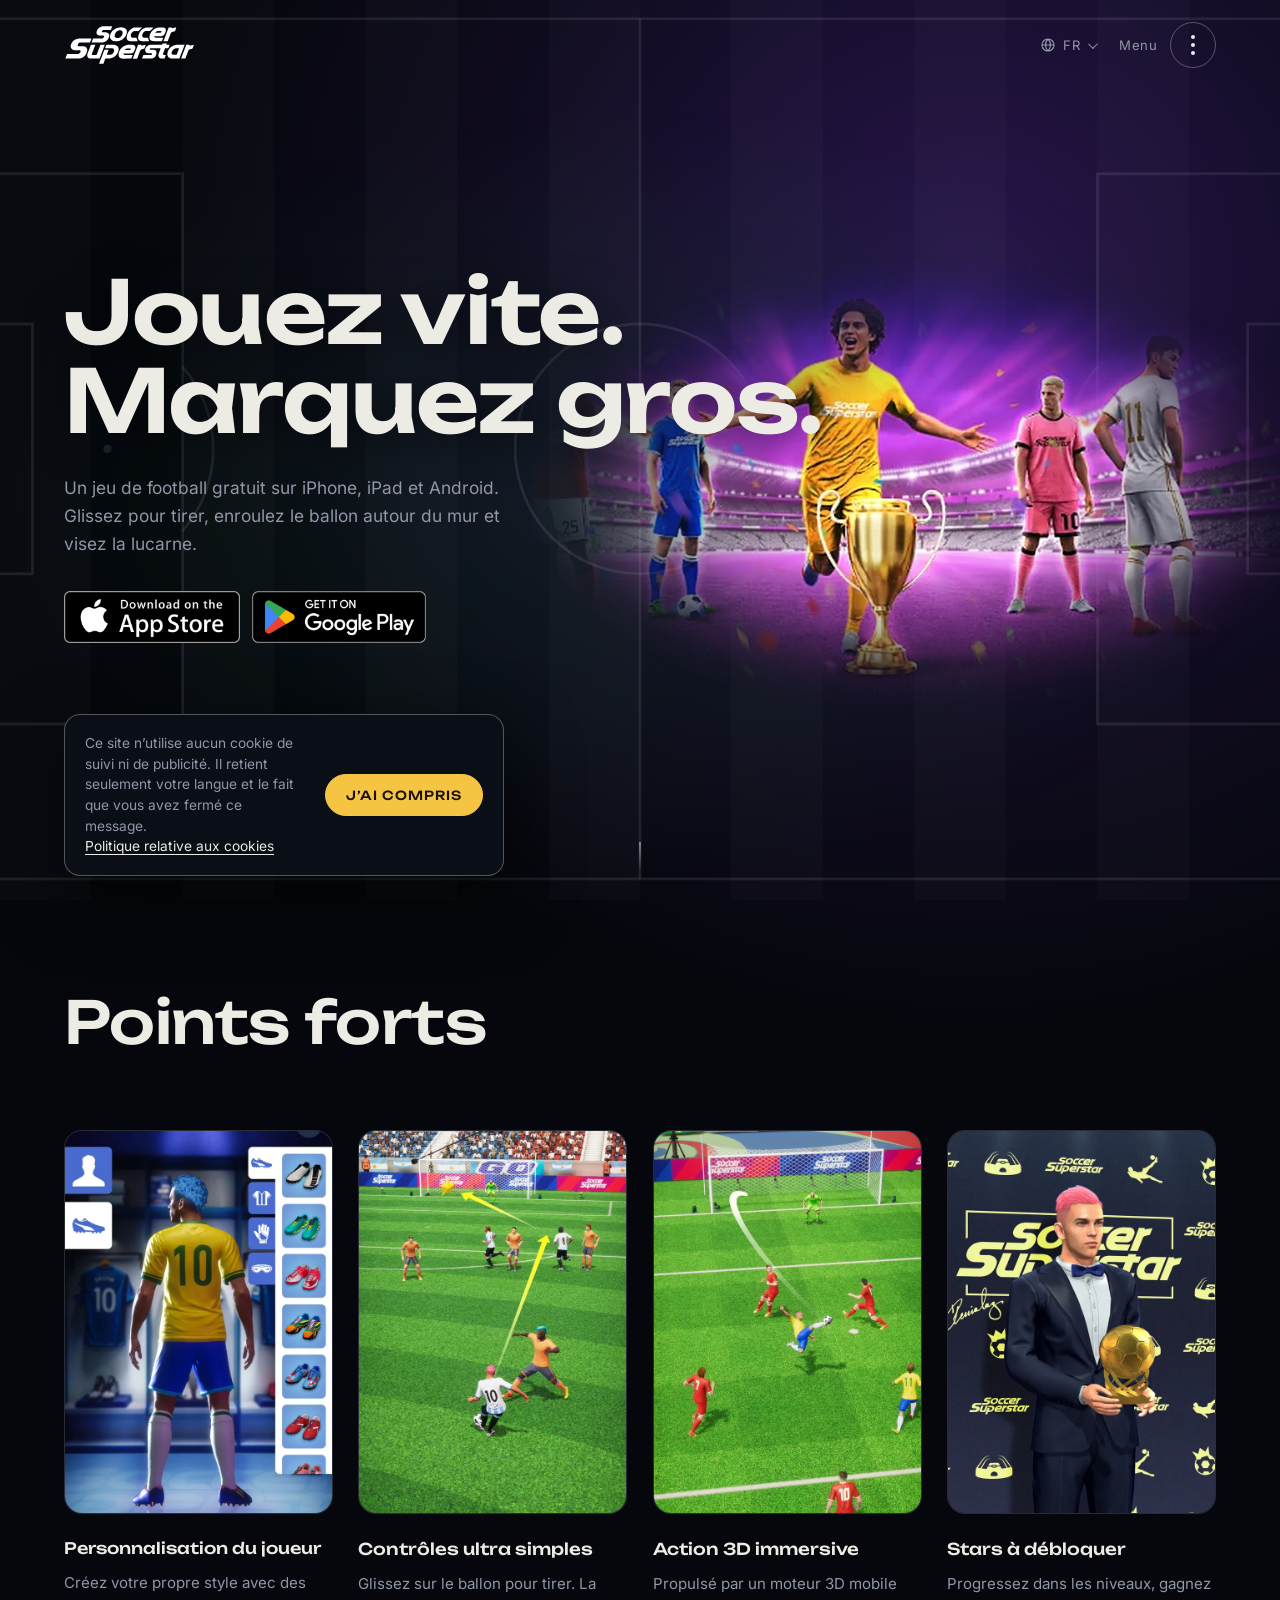
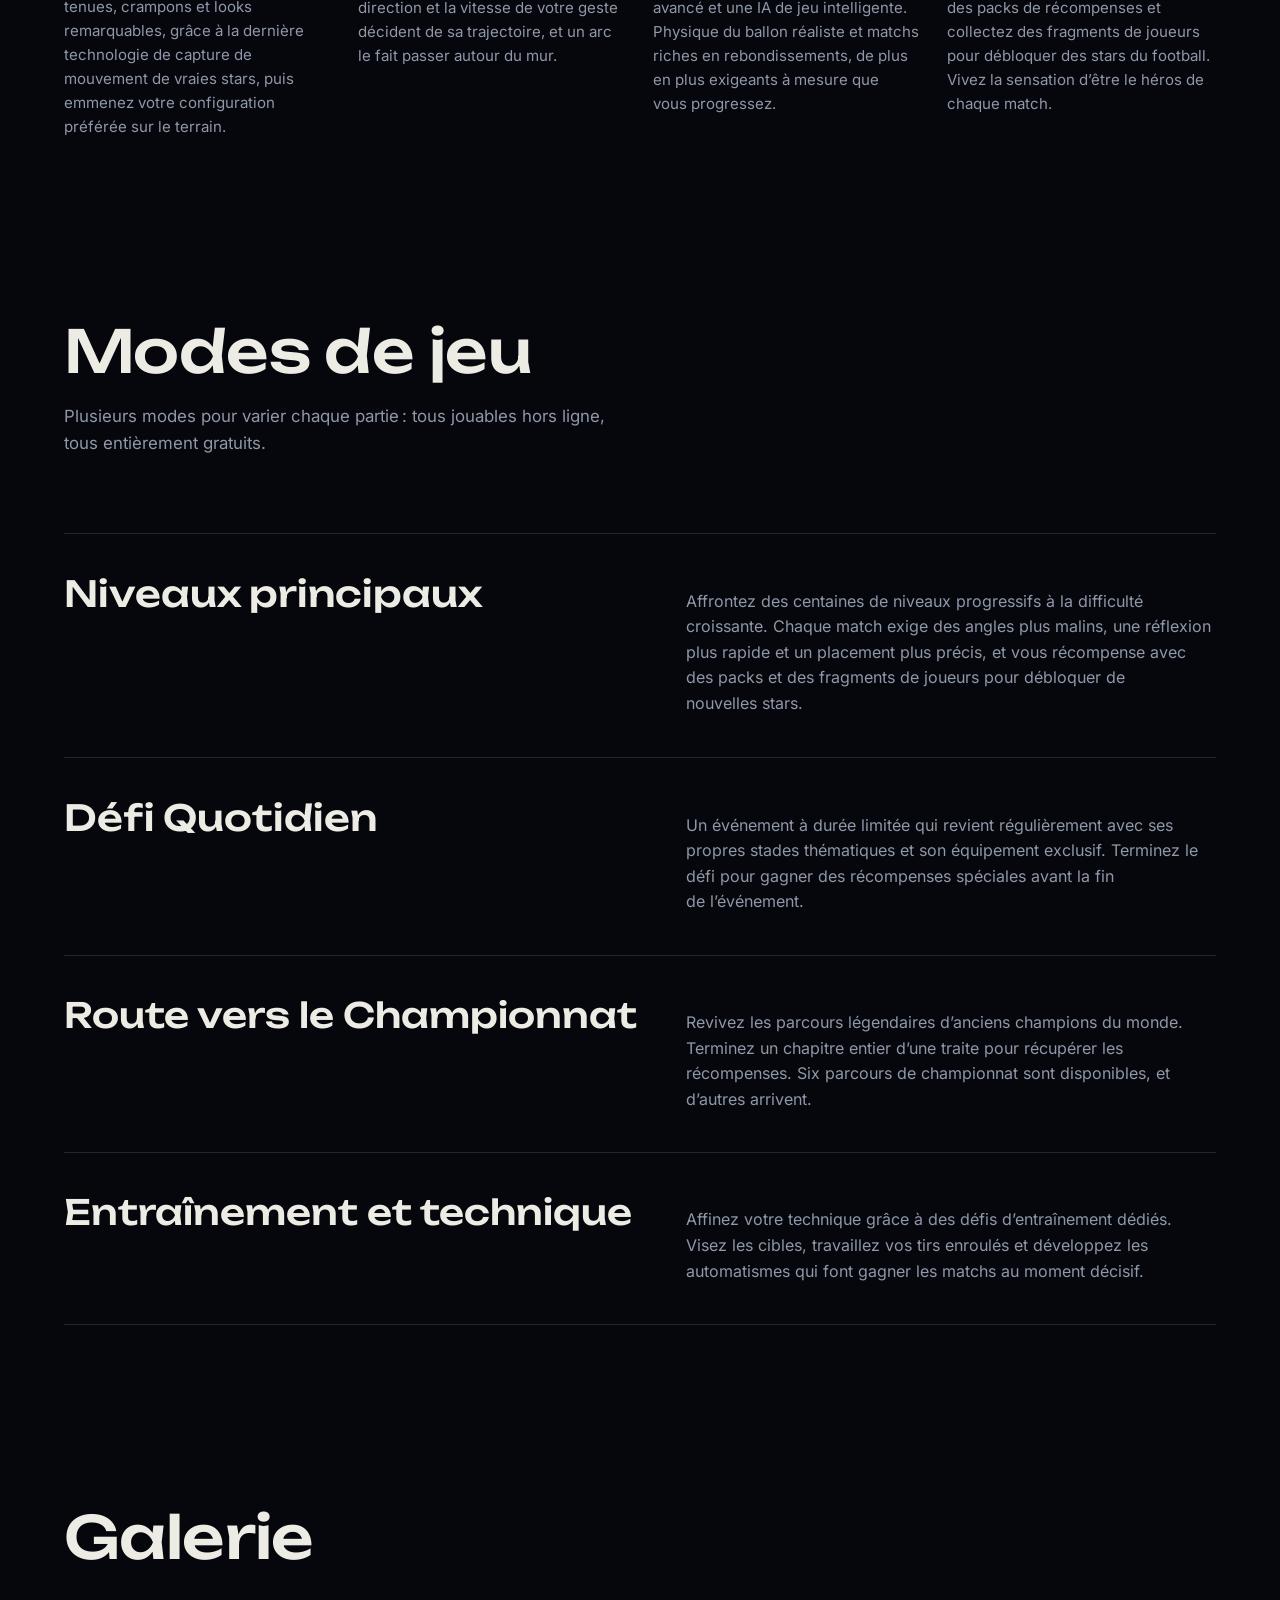
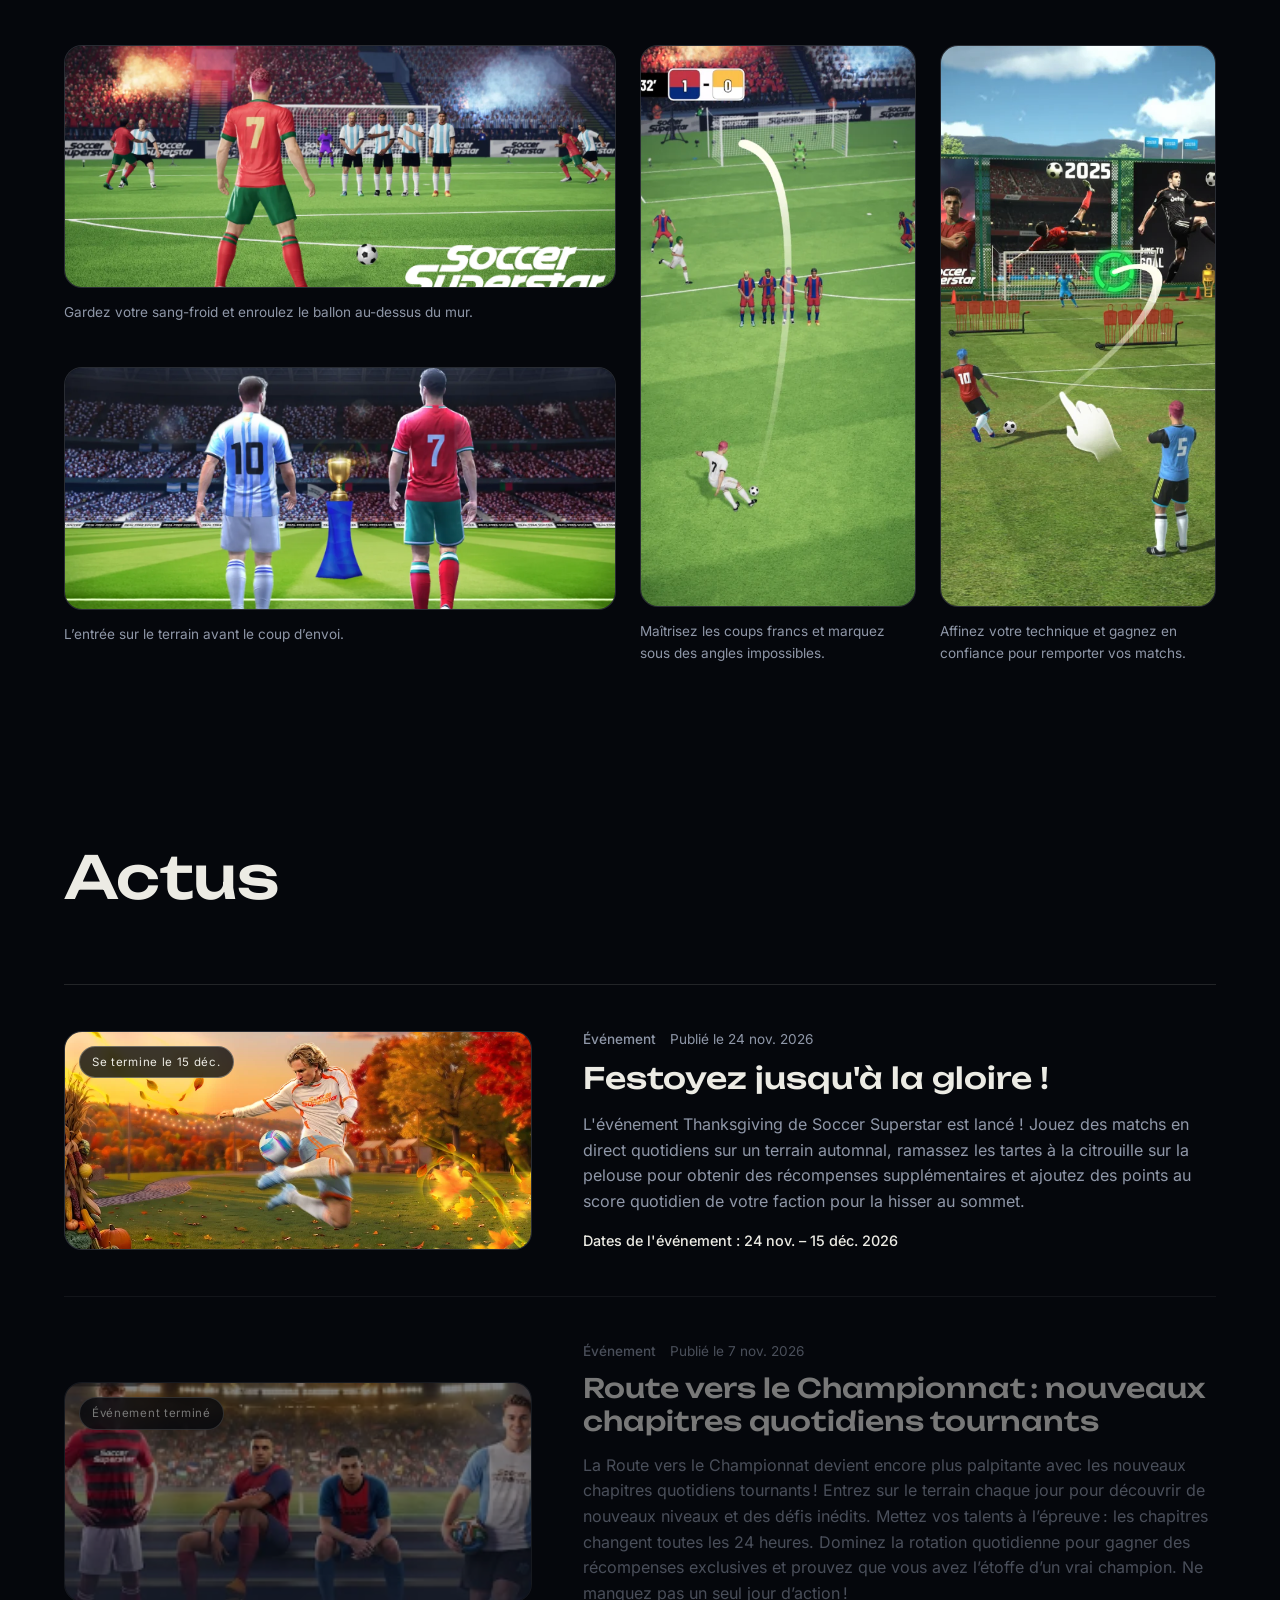
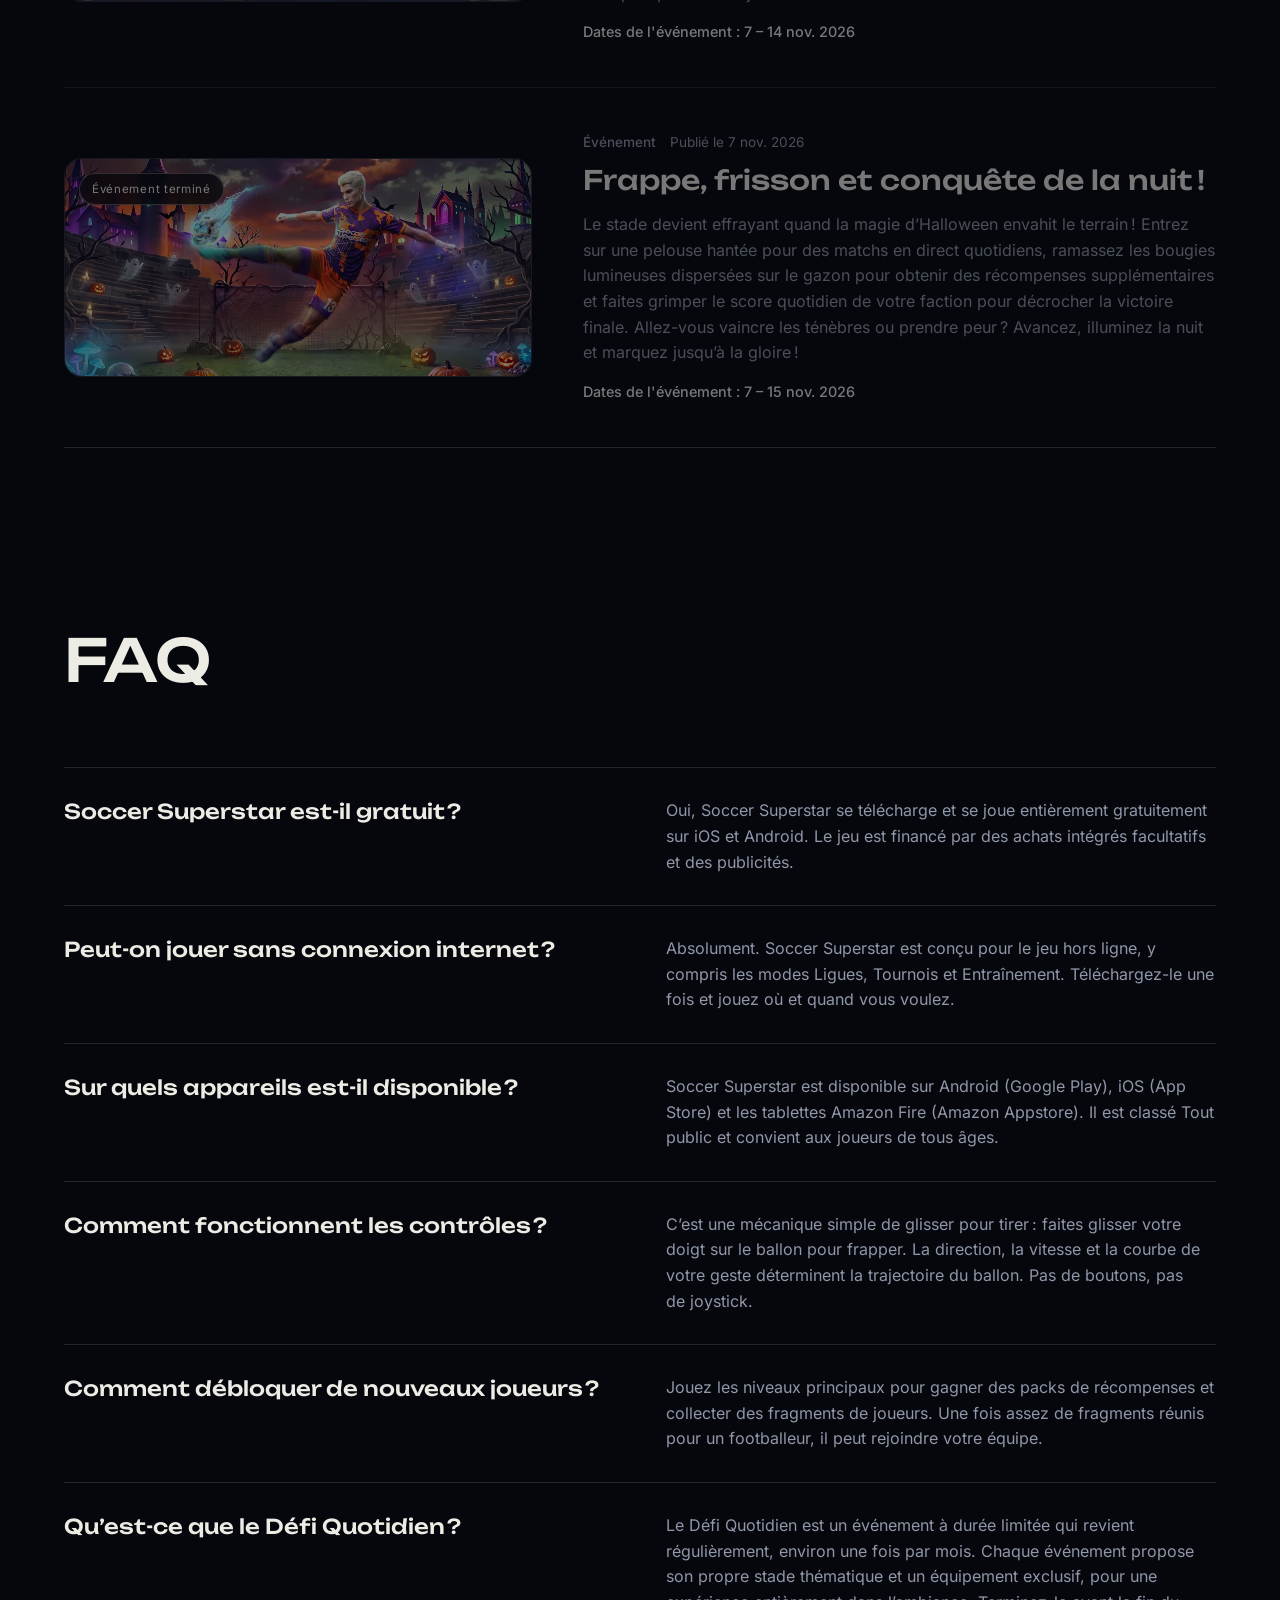
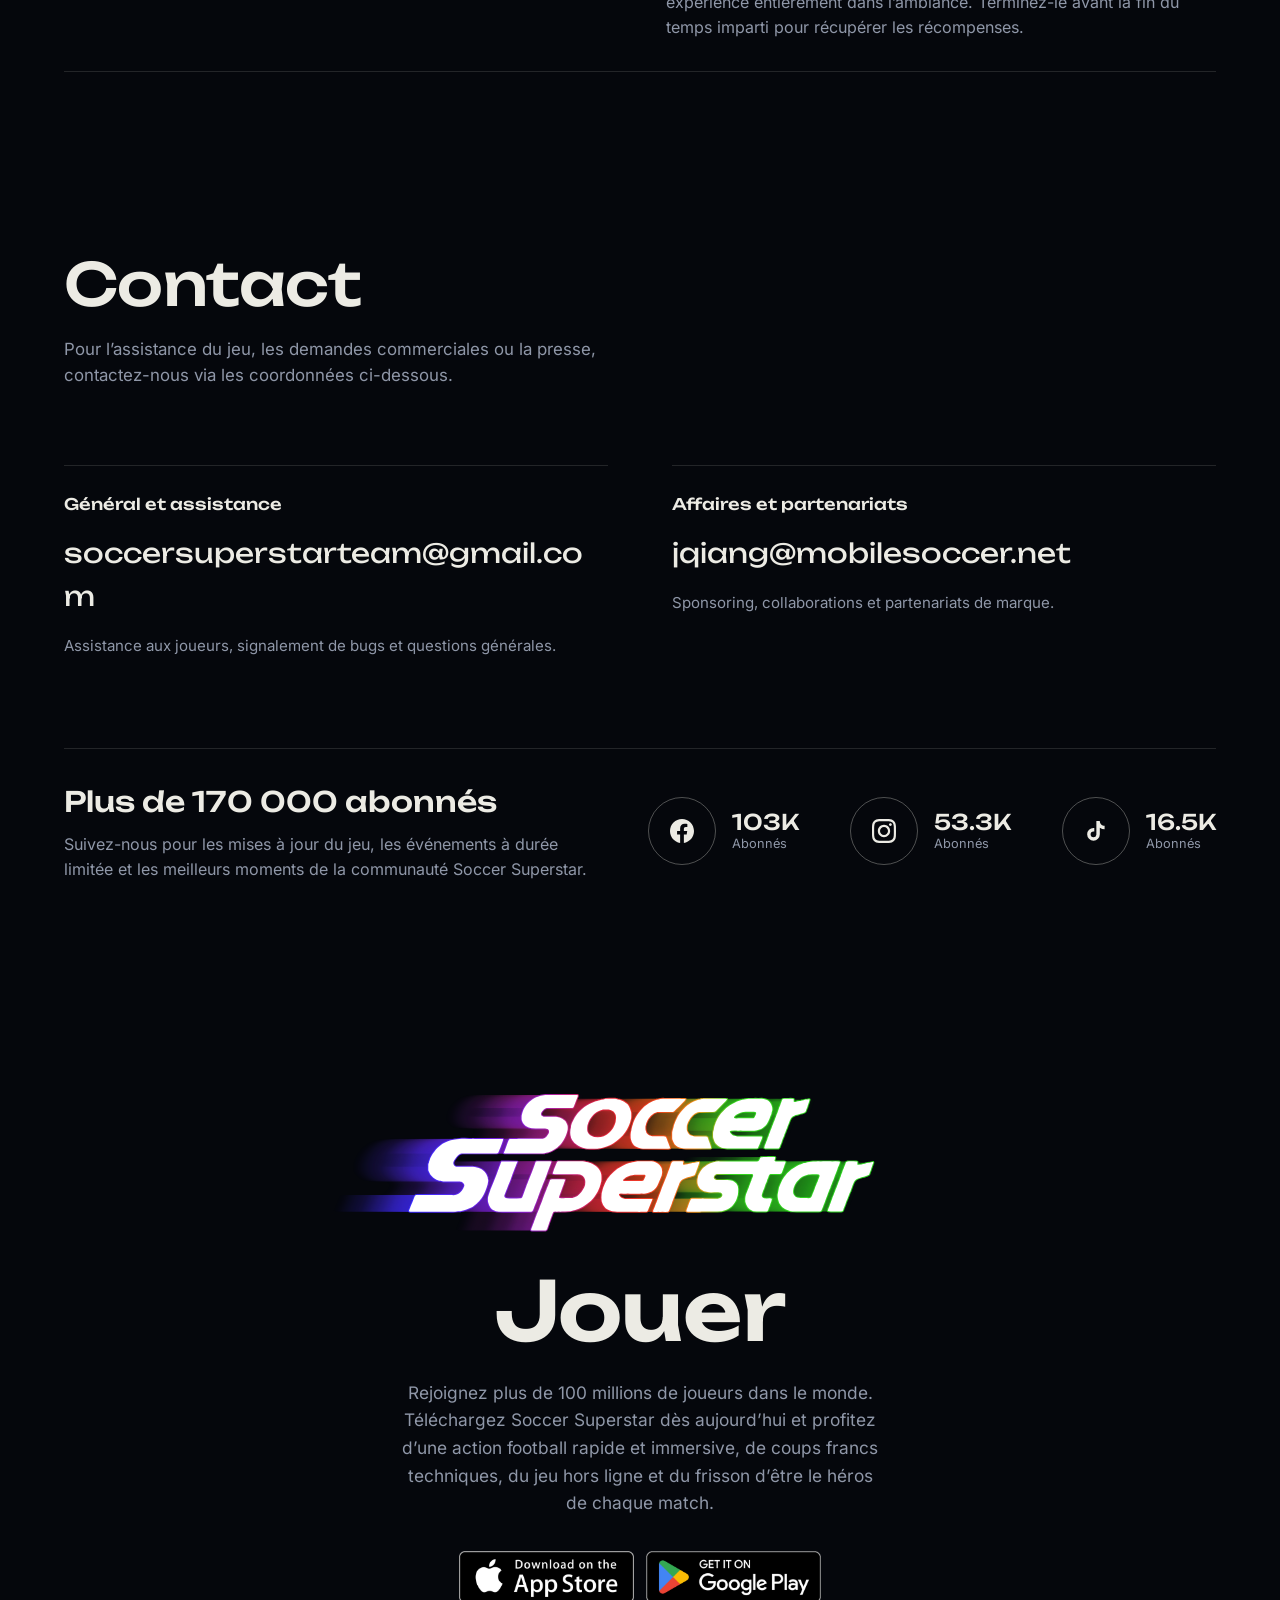
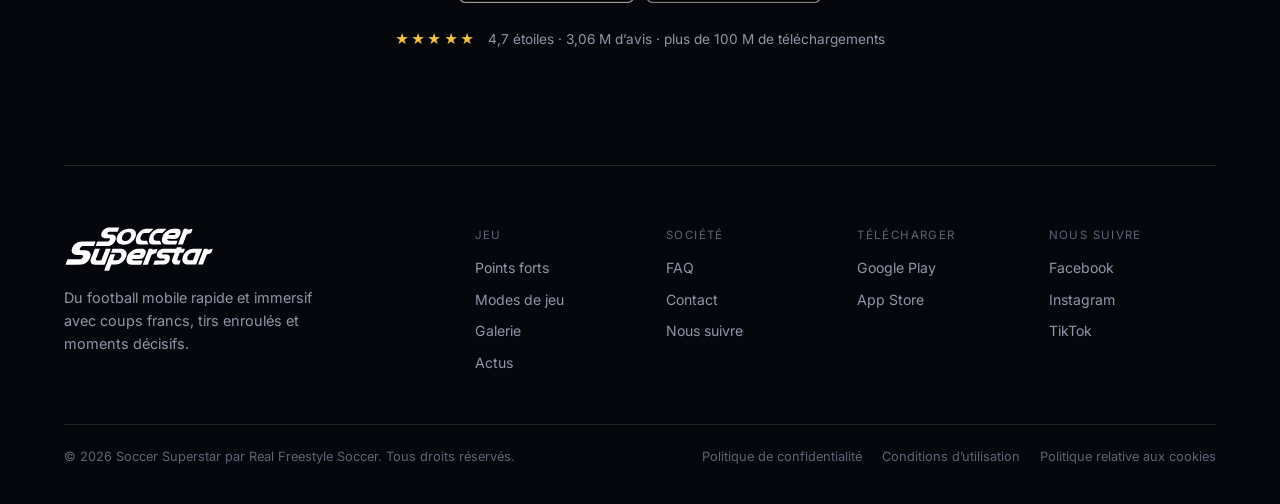
<file: fr/index.html>
<!DOCTYPE html>
<html lang="fr">
<head>
  <meta charset="UTF-8">
  <meta name="viewport" content="width=device-width, initial-scale=1.0">
  <title>Soccer Superstar | Jeu de foot gratuit pour iOS et Android</title>
  <meta name="description" content="Soccer Superstar est un jeu de football mobile gratuit : contrôles par glissement, tirs enroulés, coups francs et jeu hors ligne. Téléchargez-le sur iOS et Android.">
  <meta name="author" content="Real Freestyle Soccer">
  <meta name="robots" content="index, follow, max-image-preview:large">
  <link rel="canonical" href="https://www.simface.com/fr/">
  <link rel="alternate" hreflang="en" href="https://www.simface.com/">
  <link rel="alternate" hreflang="zh-Hans" href="https://www.simface.com/zh-cn/">
  <link rel="alternate" hreflang="es" href="https://www.simface.com/es/">
  <link rel="alternate" hreflang="pt" href="https://www.simface.com/pt/">
  <link rel="alternate" hreflang="fr" href="https://www.simface.com/fr/">
  <link rel="alternate" hreflang="ar" href="https://www.simface.com/ar/">
  <link rel="alternate" hreflang="id" href="https://www.simface.com/id/">
  <link rel="alternate" hreflang="ja" href="https://www.simface.com/ja/">
  <link rel="alternate" hreflang="x-default" href="https://www.simface.com/">

  <meta property="og:type" content="website">
  <meta property="og:site_name" content="Soccer Superstar">
  <meta property="og:title" content="Site officiel de Soccer Superstar">
  <meta property="og:description" content="Téléchargez Soccer Superstar, un jeu de football mobile gratuit avec contrôles par glissement, tirs enroulés, jeu hors ligne, Défis Quotidiens et Route vers le Championnat.">
  <meta property="og:image" content="https://www.simface.com/assets/images/soccer-superstar-share.jpg">
  <meta property="og:image:width" content="1200">
  <meta property="og:image:height" content="630">
  <meta property="og:image:alt" content="Joueur de Soccer Superstar s’apprêtant à tirer un coup franc face au mur dans un stade comble">
  <meta property="og:url" content="https://www.simface.com/fr/">
  <meta property="og:locale" content="fr_FR">
  <meta property="og:locale:alternate" content="zh_CN">
  <meta property="og:locale:alternate" content="es_ES">
  <meta property="og:locale:alternate" content="pt_BR">
  <meta property="og:locale:alternate" content="en_US">
  <meta property="og:locale:alternate" content="ar_AR">
  <meta property="og:locale:alternate" content="id_ID">
  <meta property="og:locale:alternate" content="ja_JP">
  <meta name="twitter:card" content="summary_large_image">
  <meta name="twitter:title" content="Site officiel de Soccer Superstar">
  <meta name="twitter:description" content="Jouez au jeu de football mobile gratuit avec contrôles par glissement, tirs enroulés, coups francs, jeu hors ligne et événements de championnat.">
  <meta name="twitter:image" content="https://www.simface.com/assets/images/soccer-superstar-share.jpg">
  <meta name="twitter:image:alt" content="Joueur de Soccer Superstar s’apprêtant à tirer un coup franc face au mur dans un stade comble">

  <link rel="icon" type="image/svg+xml" href="/assets/icons/favicon.svg">
  <link rel="icon" type="image/png" sizes="32x32" href="/assets/icons/favicon-32.png">
  <link rel="apple-touch-icon" href="/assets/icons/apple-touch-icon.png">
  <link rel="manifest" href="/site.webmanifest">
  <meta name="theme-color" content="#05070c">
  <link rel="preload" href="/assets/fonts/unbounded-variable.woff" as="font" type="font/woff" crossorigin>
  <link rel="stylesheet" href="/styles.css">

  <script type="application/ld+json">
  {
    "@context": "https://schema.org",
    "@graph": [
      {
        "@type": "WebSite",
        "@id": "https://www.simface.com/#website",
        "url": "https://www.simface.com/fr/",
        "name": "Site officiel de Soccer Superstar",
        "description": "Le site officiel de Soccer Superstar, un jeu de football mobile gratuit pour iOS et Android.",
        "publisher": {
          "@id": "https://www.simface.com/#organization"
        },
        "inLanguage": "fr"
      },
      {
        "@type": "Organization",
        "@id": "https://www.simface.com/#organization",
        "name": "Real Freestyle Soccer",
        "url": "https://www.simface.com/",
        "logo": "https://www.simface.com/assets/icons/icon-512.png",
        "sameAs": [
          "https://www.facebook.com/playsoccersuperstar/",
          "https://www.instagram.com/soccersuperstar2025/",
          "https://www.tiktok.com/@soccersuperstar"
        ]
      },
      {
        "@type": [
          "VideoGame",
          "MobileApplication"
        ],
        "@id": "https://www.simface.com/#soccer-superstar",
        "name": "Soccer Superstar",
        "url": "https://www.simface.com/fr/",
        "mainEntityOfPage": "https://www.simface.com/fr/",
        "identifier": "com.soccer.score.star",
        "author": {
          "@id": "https://www.simface.com/#organization"
        },
        "publisher": {
          "@id": "https://www.simface.com/#organization"
        },
        "genre": [
          "Sports Game",
          "Football Game",
          "Mobile Game"
        ],
        "applicationCategory": "GameApplication",
        "operatingSystem": "Android, iOS",
        "isAccessibleForFree": true,
        "image": [
          "https://www.simface.com/assets/images/soccer-superstar-hero-players.webp",
          "https://www.simface.com/assets/images/soccer-superstar-walkout-trophy-before-kickoff.webp",
          "https://www.simface.com/assets/images/soccer-superstar-player-customization-locker-room.webp"
        ],
        "description": "Soccer Superstar est un jeu de football mobile gratuit avec contrôles par glissement, coups francs, tirs enroulés, personnalisation des joueurs, jeu hors ligne, Défis Quotidiens et Route vers le Championnat.",
        "aggregateRating": {
          "@type": "AggregateRating",
          "ratingValue": "4.7",
          "ratingCount": "3060000",
          "bestRating": "5"
        },
        "offers": {
          "@type": "Offer",
          "price": "0",
          "priceCurrency": "USD",
          "availability": "https://schema.org/InStock"
        },
        "downloadUrl": [
          "https://play.google.com/store/apps/details?id=com.soccer.score.star&hl=fr",
          "https://apps.apple.com/us/app/soccer-superstar/id1550945606"
        ]
      },
      {
        "@type": "FAQPage",
        "@id": "https://www.simface.com/#faq-schema",
        "mainEntity": [
          {
            "@type": "Question",
            "name": "Soccer Superstar est-il gratuit ?",
            "acceptedAnswer": {
              "@type": "Answer",
              "text": "Oui, Soccer Superstar se télécharge et se joue entièrement gratuitement sur iOS et Android. Le jeu est financé par des achats intégrés facultatifs et des publicités."
            }
          },
          {
            "@type": "Question",
            "name": "Peut-on jouer à Soccer Superstar hors ligne ?",
            "acceptedAnswer": {
              "@type": "Answer",
              "text": "Absolument. Soccer Superstar est conçu pour le jeu hors ligne, y compris les modes Ligues, Tournois et Entraînement. Téléchargez-le une fois et jouez où et quand vous voulez."
            }
          },
          {
            "@type": "Question",
            "name": "Comment fonctionnent les contrôles de Soccer Superstar ?",
            "acceptedAnswer": {
              "@type": "Answer",
              "text": "C’est une mécanique simple de glisser pour tirer : faites glisser votre doigt sur le ballon pour frapper. La direction, la vitesse et la courbe de votre geste déterminent la trajectoire du ballon. Pas de boutons, pas de joystick."
            }
          }
        ]
      }
    ]
  }
  </script>
</head>
<body>
  <div class="site-shell">
    <header class="topbar">
      <a class="brand" href="#home" aria-label="Accueil Soccer Superstar">
        <img class="brand-mark" src="/assets/brand/soccer-superstar-logo-white.svg" alt="Soccer Superstar" width="604" height="185">
      </a>
      <div class="topbar-right">
        <details class="lang-picker">
          <summary aria-label="Langue"><svg viewBox="0 0 24 24" width="16" height="16" aria-hidden="true"><path fill="none" stroke="currentColor" stroke-width="1.8" d="M12 3a9 9 0 1 0 0 18 9 9 0 0 0 0-18Zm-9 9h18M12 3c2.5 2.6 3.8 5.6 3.8 9s-1.3 6.4-3.8 9c-2.5-2.6-3.8-5.6-3.8-9S9.5 5.6 12 3Z"/></svg><span class="lang-current">FR</span></summary>
          <ul class="lang-menu">
            <li><a href="/" hreflang="en" lang="en" data-lang="en">English</a></li>
            <li><a href="/zh-cn/" hreflang="zh-Hans" lang="zh-Hans" data-lang="zh-cn">简体中文</a></li>
            <li><a href="/es/" hreflang="es" lang="es" data-lang="es">Español</a></li>
            <li><a href="/pt/" hreflang="pt" lang="pt" data-lang="pt">Português</a></li>
            <li><a href="/fr/" hreflang="fr" lang="fr" data-lang="fr" aria-current="true">Français</a></li>
            <li><a href="/ar/" hreflang="ar" lang="ar" data-lang="ar">العربية</a></li>
            <li><a href="/id/" hreflang="id" lang="id" data-lang="id">Bahasa Indonesia</a></li>
            <li><a href="/ja/" hreflang="ja" lang="ja" data-lang="ja">日本語</a></li>
          </ul>
        </details>
        <button class="nav-toggle" aria-label="Ouvrir ou fermer le menu" aria-expanded="false" aria-controls="site-menu">
          <span class="nav-toggle-label">Menu</span>
          <span class="nav-toggle-dots" aria-hidden="true"><span></span><span></span><span></span></span>
        </button>
      </div>
      <nav class="nav" id="site-menu" aria-label="Navigation principale">
        <a href="#features">Points forts</a>
        <a href="#modes">Modes de jeu</a>
        <a href="#gallery">Galerie</a>
        <a href="#news">Actus</a>
        <a href="#faq">FAQ</a>
        <a href="#contact">Contact</a>
        <a href="#play" class="nav-cta">Jouer</a>
      </nav>
    </header>

    <div class="pitch-bg" aria-hidden="true"></div>

    <main id="home">

      <!-- ═══ HERO ═══ -->
      <section class="hero">
        <div class="hero-copy">
          <h1><span class="visually-hidden">Soccer Superstar: </span>Jouez vite.<br>Marquez gros.</h1>
          <p class="hero-text">Un jeu de football gratuit sur iPhone, iPad et Android. Glissez pour tirer, enroulez le ballon autour du mur et visez la lucarne.</p>
          <div class="store-links" aria-label="Télécharger Soccer Superstar">
            <a href="https://apps.apple.com/us/app/soccer-superstar/id1550945606" class="store-badge" target="_blank" rel="noopener noreferrer"><img src="/assets/badges/app-store-en.png" alt="Télécharger dans l’App Store" width="540" height="160"></a>
            <a href="https://play.google.com/store/apps/details?id=com.soccer.score.star&amp;hl=fr" class="store-badge" target="_blank" rel="noopener noreferrer"><img src="/assets/badges/google-play-en.png" alt="Disponible sur Google Play" width="538" height="160"></a>
          </div>
        </div>
        <div class="hero-art">
          <img src="/assets/images/soccer-superstar-hero-players.webp" alt="Les héros du football de Soccer Superstar autour d’un trophée doré dans un stade éclairé en violet" width="1220" height="682" fetchpriority="high">
        </div>
        <a href="#features" class="hero-link" aria-label="Points forts"><span aria-hidden="true"></span></a>
      </section>

      <!-- ═══ FEATURES ═══ -->
      <section class="features section" id="features">
        <div class="section-heading">
          <h2>Points forts</h2>
        </div>
        <div class="feature-grid">
          <article class="feature-card frame-cut">
            <img src="/assets/images/soccer-superstar-player-customization-locker-room.webp" alt="Écran de personnalisation de Soccer Superstar avec un joueur numéro 10 en maillot jaune et un choix de crampons" width="640" height="1138" loading="lazy">
            <div class="feature-card-copy">
              <h3>Personnalisation du joueur</h3>
              <p>Créez votre propre style avec des tenues, crampons et looks remarquables, grâce à la dernière technologie de capture de mouvement de vraies stars, puis emmenez votre configuration préférée sur le terrain.</p>
            </div>
          </article>
          <article class="feature-card frame-cut">
            <img src="/assets/images/soccer-superstar-flick-pass-arrows-controls.webp" alt="Le numéro 10 de Soccer Superstar prépare une passe, avec des flèches montrant la trajectoire du ballon vers le but" width="640" height="1138" loading="lazy">
            <div class="feature-card-copy">
              <h3>Contrôles ultra simples</h3>
              <p>Glissez sur le ballon pour tirer. La direction et la vitesse de votre geste décident de sa trajectoire, et un arc le fait passer autour du mur.</p>
            </div>
          </article>
          <article class="feature-card frame-cut">
            <img src="/assets/images/soccer-superstar-scissor-kick-volley.webp" alt="Séquence de retourné acrobatique dans Soccer Superstar devant le but avec défenseurs et public" width="640" height="1138" loading="lazy">
            <div class="feature-card-copy">
              <h3>Action 3D immersive</h3>
              <p>Propulsé par un moteur 3D mobile avancé et une IA de jeu intelligente. Physique du ballon réaliste et matchs riches en rebondissements, de plus en plus exigeants à mesure que vous progressez.</p>
            </div>
          </article>
          <article class="feature-card frame-cut">
            <img src="/assets/images/soccer-superstar-awards-ceremony-golden-ball.webp" alt="Cérémonie de remise des prix dans Soccer Superstar avec un joueur aux cheveux roses tenant un ballon d’or" width="640" height="1138" loading="lazy">
            <div class="feature-card-copy">
              <h3>Stars à débloquer</h3>
              <p>Progressez dans les niveaux, gagnez des packs de récompenses et collectez des fragments de joueurs pour débloquer des stars du football. Vivez la sensation d’être le héros de chaque match.</p>
            </div>
          </article>
        </div>
      </section>

      <!-- ═══ GAME MODES ═══ -->
      <section class="modes section" id="modes">
        <div class="section-heading">
          <h2>Modes de jeu</h2>
          <p class="section-subtext">Plusieurs modes pour varier chaque partie : tous jouables hors ligne, tous entièrement gratuits.</p>
        </div>
        <div class="modes-grid">
          <div class="mode-card frame-cut">
            <div class="mode-icon" aria-hidden="true">⚽</div>
            <h3>Niveaux principaux</h3>
            <p>Affrontez des centaines de niveaux progressifs à la difficulté croissante. Chaque match exige des angles plus malins, une réflexion plus rapide et un placement plus précis, et vous récompense avec des packs et des fragments de joueurs pour débloquer de nouvelles stars.</p>
          </div>
          <div class="mode-card frame-cut">
            <div class="mode-icon" aria-hidden="true">🏆</div>
            <h3>Défi Quotidien</h3>
            <p>Un événement à durée limitée qui revient régulièrement avec ses propres stades thématiques et son équipement exclusif. Terminez le défi pour gagner des récompenses spéciales avant la fin de l’événement.</p>
          </div>
          <div class="mode-card frame-cut">
            <div class="mode-icon" aria-hidden="true">🌍</div>
            <h3>Route vers le Championnat</h3>
            <p>Revivez les parcours légendaires d’anciens champions du monde. Terminez un chapitre entier d’une traite pour récupérer les récompenses. Six parcours de championnat sont disponibles, et d’autres arrivent.</p>
          </div>
          <div class="mode-card frame-cut">
            <div class="mode-icon" aria-hidden="true">🎽</div>
            <h3>Entraînement et technique</h3>
            <p>Affinez votre technique grâce à des défis d’entraînement dédiés. Visez les cibles, travaillez vos tirs enroulés et développez les automatismes qui font gagner les matchs au moment décisif.</p>
          </div>
        </div>
      </section>

      <!-- ═══ GALLERY ═══ -->
      <section class="gallery section" id="gallery">
        <div class="section-heading">
          <h2>Galerie</h2>
        </div>
        <div class="gallery-grid">
          <figure class="gallery-card frame-cut landscape">
            <img src="/assets/images/soccer-superstar-free-kick-key-art.webp" alt="Coup franc du Portugal contre l’Argentine dans Soccer Superstar avec des fumigènes dans les tribunes d’un stade" width="1400" height="788" loading="lazy">
            <figcaption>Gardez votre sang-froid et enroulez le ballon au-dessus du mur.</figcaption>
          </figure>
          <figure class="gallery-card frame-cut landscape">
            <img src="/assets/images/soccer-superstar-walkout-trophy-before-kickoff.webp" alt="Scène de stade dans Soccer Superstar avec les joueurs numéro 10 et numéro 7 marchant vers un trophée avant le coup d’envoi" width="1400" height="790" loading="lazy">
            <figcaption>L’entrée sur le terrain avant le coup d’envoi.</figcaption>
          </figure>
          <figure class="gallery-card frame-cut portrait">
            <img src="/assets/images/soccer-superstar-free-kick-wall-challenge.webp" alt="Joueur de Soccer Superstar en maillot blanc tirant un coup franc par-dessus le mur vers le but" width="507" height="863" loading="lazy">
            <figcaption>Maîtrisez les coups francs et marquez sous des angles impossibles.</figcaption>
          </figure>
          <figure class="gallery-card frame-cut portrait">
            <img src="/assets/images/soccer-superstar-training-target-challenge.webp" alt="Défi d’entraînement sur cible dans Soccer Superstar avec une icône de main guidant la trajectoire d’un tir enroulé" width="511" height="913" loading="lazy">
            <figcaption>Affinez votre technique et gagnez en confiance pour remporter vos matchs.</figcaption>
          </figure>
        </div>
      </section>

      <!-- ═══ NEWS ═══ -->
      <!-- To add a post: copy one <article class="news-card">, put it first, update the image, text and data-ends (YYYY-MM-DD).
           Every post shows the date it was posted (<time class="news-date">, datetime = YYYY-MM-DD) and the event dates (<p class="news-when">). -->
      <section class="news section" id="news" data-ended-label="Événement terminé">
        <div class="section-heading">
          <h2>Actus</h2>
        </div>
        <div class="news-grid">
          <article class="news-card frame-cut" data-ends="2026-12-15">
            <div class="news-media">
              <img src="/assets/images/soccer-superstar-news-thanksgiving-feast-your-way-to-glory.webp" alt="Joueur de Soccer Superstar frappant le ballon de volée sur un terrain automnal avec des feuilles qui tombent, des citrouilles et un décor de récolte" width="814" height="454" loading="lazy">
              <span class="news-badge">Se termine le 15 déc.</span>
            </div>
            <div class="news-copy">
              <div class="news-meta"><p class="news-tag">Événement</p><time class="news-date" datetime="2026-11-24">Publié le 24 nov. 2026</time></div>
              <h3>Festoyez jusqu'à la gloire !</h3>
              <p>L'événement Thanksgiving de Soccer Superstar est lancé ! Jouez des matchs en direct quotidiens sur un terrain automnal, ramassez les tartes à la citrouille sur la pelouse pour obtenir des récompenses supplémentaires et ajoutez des points au score quotidien de votre faction pour la hisser au sommet.</p>
              <p class="news-when">Dates de l'événement : 24 nov. – 15 déc. 2026</p>
            </div>
          </article>
          <article class="news-card frame-cut" data-ends="2026-11-14">
            <div class="news-media">
              <img src="/assets/images/soccer-superstar-news-road-to-the-championship-daily-chapters.webp" alt="Quatre footballeurs de Soccer Superstar attendant dans un tunnel de stade bordé de trophées" width="407" height="132" loading="lazy">
              <span class="news-badge">Se termine le 14 nov.</span>
            </div>
            <div class="news-copy">
              <div class="news-meta"><p class="news-tag">Événement</p><time class="news-date" datetime="2026-11-07">Publié le 7 nov. 2026</time></div>
              <h3>Route vers le Championnat : nouveaux chapitres quotidiens tournants</h3>
              <p>La Route vers le Championnat devient encore plus palpitante avec les nouveaux chapitres quotidiens tournants ! Entrez sur le terrain chaque jour pour découvrir de nouveaux niveaux et des défis inédits. Mettez vos talents à l’épreuve : les chapitres changent toutes les 24 heures. Dominez la rotation quotidienne pour gagner des récompenses exclusives et prouvez que vous avez l’étoffe d’un vrai champion. Ne manquez pas un seul jour d’action !</p>
              <p class="news-when">Dates de l'événement : 7 – 14 nov. 2026</p>
            </div>
          </article>
          <article class="news-card frame-cut" data-ends="2026-11-15">
            <div class="news-media">
              <img src="/assets/images/soccer-superstar-news-halloween-trick-kick-claim-the-night.webp" alt="Joueur de Soccer Superstar reprenant de volée un ballon-crâne enflammé dans un stade hanté d’Halloween avec citrouilles et fantômes" width="822" height="450" loading="lazy">
              <span class="news-badge">Se termine le 15 nov.</span>
            </div>
            <div class="news-copy">
              <div class="news-meta"><p class="news-tag">Événement</p><time class="news-date" datetime="2026-11-07">Publié le 7 nov. 2026</time></div>
              <h3>Frappe, frisson et conquête de la nuit !</h3>
              <p>Le stade devient effrayant quand la magie d’Halloween envahit le terrain ! Entrez sur une pelouse hantée pour des matchs en direct quotidiens, ramassez les bougies lumineuses dispersées sur le gazon pour obtenir des récompenses supplémentaires et faites grimper le score quotidien de votre faction pour décrocher la victoire finale. Allez-vous vaincre les ténèbres ou prendre peur ? Avancez, illuminez la nuit et marquez jusqu’à la gloire !</p>
              <p class="news-when">Dates de l'événement : 7 – 15 nov. 2026</p>
            </div>
          </article>
        </div>
      </section>

      <!-- ═══ FAQ ═══ -->
      <section class="faq section" id="faq">
        <div class="section-heading">
          <h2>FAQ</h2>
        </div>
        <div class="faq-grid">
          <div class="faq-item frame-cut">
            <h3 class="faq-q">Soccer Superstar est-il gratuit ?</h3>
            <p class="faq-a">Oui, Soccer Superstar se télécharge et se joue entièrement gratuitement sur iOS et Android. Le jeu est financé par des achats intégrés facultatifs et des publicités.</p>
          </div>
          <div class="faq-item frame-cut">
            <h3 class="faq-q">Peut-on jouer sans connexion internet ?</h3>
            <p class="faq-a">Absolument. Soccer Superstar est conçu pour le jeu hors ligne, y compris les modes Ligues, Tournois et Entraînement. Téléchargez-le une fois et jouez où et quand vous voulez.</p>
          </div>
          <div class="faq-item frame-cut">
            <h3 class="faq-q">Sur quels appareils est-il disponible ?</h3>
            <p class="faq-a">Soccer Superstar est disponible sur Android (Google Play), iOS (App Store) et les tablettes Amazon Fire (Amazon Appstore). Il est classé Tout public et convient aux joueurs de tous âges.</p>
          </div>
          <div class="faq-item frame-cut">
            <h3 class="faq-q">Comment fonctionnent les contrôles ?</h3>
            <p class="faq-a">C’est une mécanique simple de glisser pour tirer : faites glisser votre doigt sur le ballon pour frapper. La direction, la vitesse et la courbe de votre geste déterminent la trajectoire du ballon. Pas de boutons, pas de joystick.</p>
          </div>
          <div class="faq-item frame-cut">
            <h3 class="faq-q">Comment débloquer de nouveaux joueurs ?</h3>
            <p class="faq-a">Jouez les niveaux principaux pour gagner des packs de récompenses et collecter des fragments de joueurs. Une fois assez de fragments réunis pour un footballeur, il peut rejoindre votre équipe.</p>
          </div>
          <div class="faq-item frame-cut">
            <h3 class="faq-q">Qu’est-ce que le Défi Quotidien ?</h3>
            <p class="faq-a">Le Défi Quotidien est un événement à durée limitée qui revient régulièrement, environ une fois par mois. Chaque événement propose son propre stade thématique et un équipement exclusif, pour une expérience entièrement dans l’ambiance. Terminez-le avant la fin du temps imparti pour récupérer les récompenses.</p>
          </div>
        </div>
      </section>

      <!-- ═══ CONTACT ═══ -->
      <section class="contact section" id="contact">
        <div class="section-heading">
          <h2>Contact</h2>
          <p>Pour l’assistance du jeu, les demandes commerciales ou la presse, contactez-nous via les coordonnées ci-dessous.</p>
        </div>
        <div class="contact-grid">
          <article class="contact-card frame-cut">
            <h3>Général et assistance</h3>
            <p><a href="mailto:soccersuperstarteam@gmail.com">soccersuperstarteam@gmail.com</a></p>
            <p class="contact-note">Assistance aux joueurs, signalement de bugs et questions générales.</p>
          </article>
          <article class="contact-card frame-cut">
            <h3>Affaires et partenariats</h3>
            <p><a href="mailto:jqiang@mobilesoccer.net">jqiang@mobilesoccer.net</a></p>
            <p class="contact-note">Sponsoring, collaborations et partenariats de marque.</p>
          </article>
        </div>
        <div class="social-row" id="social">
          <h3>Plus de 170 000 abonnés</h3>
          <p class="social-note">Suivez-nous pour les mises à jour du jeu, les événements à durée limitée et les meilleurs moments de la communauté Soccer Superstar.</p>
          <div class="social-grid">

            <!-- Facebook -->
            <a class="social-card social-card--fb" href="https://www.facebook.com/playsoccersuperstar/" target="_blank" rel="noopener noreferrer" aria-label="Suivre Soccer Superstar sur Facebook">
              <span class="social-icon"><svg aria-hidden="true" focusable="false" xmlns="http://www.w3.org/2000/svg" viewBox="0 0 24 24" fill="currentColor"><path d="M24 12.073C24 5.405 18.627 0 12 0S0 5.405 0 12.073C0 18.1 4.388 23.094 10.125 24v-8.437H7.078v-3.49h3.047V9.41c0-3.025 1.792-4.697 4.533-4.697 1.313 0 2.686.235 2.686.235v2.97h-1.514c-1.491 0-1.956.93-1.956 1.883v2.252h3.328l-.532 3.49h-2.796V24C19.612 23.094 24 18.1 24 12.073z"/></svg></span>
              <div class="social-stat-row">
                <div class="social-stat">
                  <strong>103K</strong>
                  <span>Abonnés</span>
                </div>
              </div>
            </a>

            <!-- Instagram -->
            <a class="social-card social-card--ig" href="https://www.instagram.com/soccersuperstarofficial/" target="_blank" rel="noopener noreferrer" aria-label="Suivre Soccer Superstar sur Instagram">
              <span class="social-icon"><svg aria-hidden="true" focusable="false" xmlns="http://www.w3.org/2000/svg" viewBox="0 0 24 24" fill="currentColor"><path d="M12 2.163c3.204 0 3.584.012 4.85.07 3.252.148 4.771 1.691 4.919 4.919.058 1.265.069 1.645.069 4.849 0 3.205-.012 3.584-.069 4.849-.149 3.225-1.664 4.771-4.919 4.919-1.266.058-1.644.07-4.85.07-3.204 0-3.584-.012-4.849-.07-3.26-.149-4.771-1.699-4.919-4.92-.058-1.265-.07-1.644-.07-4.849 0-3.204.013-3.583.07-4.849.149-3.227 1.664-4.771 4.919-4.919 1.266-.057 1.645-.069 4.849-.069zm0-2.163c-3.259 0-3.667.014-4.947.072-4.358.2-6.78 2.618-6.98 6.98-.059 1.281-.073 1.689-.073 4.948 0 3.259.014 3.668.072 4.948.2 4.358 2.618 6.78 6.98 6.98 1.281.058 1.689.072 4.948.072 3.259 0 3.668-.014 4.948-.072 4.354-.2 6.782-2.618 6.979-6.98.059-1.28.073-1.689.073-4.948 0-3.259-.014-3.667-.072-4.947-.196-4.354-2.617-6.78-6.979-6.98-1.281-.059-1.69-.073-4.949-.073zm0 5.838c-3.403 0-6.162 2.759-6.162 6.162s2.759 6.163 6.162 6.163 6.162-2.759 6.162-6.163c0-3.403-2.759-6.162-6.162-6.162zm0 10.162c-2.209 0-4-1.79-4-4 0-2.209 1.791-4 4-4s4 1.791 4 4c0 2.21-1.791 4-4 4zm6.406-11.845c-.796 0-1.441.645-1.441 1.44s.645 1.44 1.441 1.44c.795 0 1.439-.645 1.439-1.44s-.644-1.44-1.439-1.44z"/></svg></span>
              <div class="social-stat-row">
                <div class="social-stat">
                  <strong>53.3K</strong>
                  <span>Abonnés</span>
                </div>
              </div>
            </a>

            <!-- TikTok -->
            <a class="social-card social-card--tt" href="https://www.tiktok.com/@soccersuperstar" target="_blank" rel="noopener noreferrer" aria-label="Suivre Soccer Superstar sur TikTok">
              <span class="social-icon"><svg aria-hidden="true" focusable="false" xmlns="http://www.w3.org/2000/svg" viewBox="0 0 24 24" fill="currentColor"><path d="M19.59 6.69a4.83 4.83 0 0 1-3.77-4.25V2h-3.45v13.67a2.89 2.89 0 0 1-2.88 2.5 2.89 2.89 0 0 1-2.89-2.89 2.89 2.89 0 0 1 2.89-2.89c.28 0 .54.04.79.1V9.01a6.33 6.33 0 0 0-.79-.05 6.34 6.34 0 0 0-6.34 6.34 6.34 6.34 0 0 0 6.34 6.34 6.34 6.34 0 0 0 6.33-6.34V8.69a8.18 8.18 0 0 0 4.78 1.52V6.75a4.85 4.85 0 0 1-1.01-.06z"/></svg></span>
              <div class="social-stat-row">
                <div class="social-stat">
                  <strong>16.5K</strong>
                  <span>Abonnés</span>
                </div>
              </div>
            </a>

          </div>
        </div>
      </section>

      <!-- ═══ CTA / DOWNLOAD ═══ -->
      <section class="cta section" id="play">
        <div class="cta-panel frame-cut">
          <img class="cta-logo" src="/assets/brand/soccer-superstar-logo.svg" alt="Soccer Superstar" width="714" height="193" loading="lazy">
          <h2>Jouer</h2>
          <p>Rejoignez plus de 100 millions de joueurs dans le monde. Téléchargez Soccer Superstar dès aujourd’hui et profitez d’une action football rapide et immersive, de coups francs techniques, du jeu hors ligne et du frisson d’être le héros de chaque match.</p>
          <div class="store-links" aria-label="Télécharger Soccer Superstar">
            <a href="https://apps.apple.com/us/app/soccer-superstar/id1550945606" class="store-badge" target="_blank" rel="noopener noreferrer"><img src="/assets/badges/app-store-en.png" alt="Télécharger dans l’App Store" width="540" height="160"></a>
            <a href="https://play.google.com/store/apps/details?id=com.soccer.score.star&amp;hl=fr" class="store-badge" target="_blank" rel="noopener noreferrer"><img src="/assets/badges/google-play-en.png" alt="Disponible sur Google Play" width="538" height="160"></a>
          </div>
          <div class="cta-proof">
            <span>★★★★★</span>
            <span>4,7 étoiles · 3,06 M d’avis · plus de 100 M de téléchargements</span>
          </div>
        </div>
      </section>
    </main>

    <!-- ═══ FOOTER ═══ -->
    <footer class="footer">
      <div class="footer-top">
        <div class="footer-brand">
          <img class="brand-mark footer-mark" src="/assets/brand/soccer-superstar-logo-white.svg" alt="Soccer Superstar" width="604" height="185" loading="lazy">
          <p class="footer-tagline">Du football mobile rapide et immersif avec coups francs, tirs enroulés et moments décisifs.</p>
        </div>
        <nav class="footer-nav" aria-label="Navigation du pied de page">
          <div class="footer-nav-col">
            <p class="footer-nav-heading">Jeu</p>
            <a href="#features">Points forts</a>
            <a href="#modes">Modes de jeu</a>
            <a href="#gallery">Galerie</a>
            <a href="#news">Actus</a>
          </div>
          <div class="footer-nav-col">
            <p class="footer-nav-heading">Société</p>
            <a href="#faq">FAQ</a>
            <a href="#contact">Contact</a>
            <a href="#social">Nous suivre</a>
          </div>
          <div class="footer-nav-col">
            <p class="footer-nav-heading">Télécharger</p>
            <a href="https://play.google.com/store/apps/details?id=com.soccer.score.star&hl=fr" target="_blank" rel="noopener noreferrer">Google Play</a>
            <a href="https://apps.apple.com/us/app/soccer-superstar/id1550945606" target="_blank" rel="noopener noreferrer">App Store</a>
          </div>
          <div class="footer-nav-col">
            <p class="footer-nav-heading">Nous suivre</p>
            <a href="https://www.facebook.com/playsoccersuperstar/" target="_blank" rel="noopener noreferrer">Facebook</a>
            <a href="https://www.instagram.com/soccersuperstar2025/" target="_blank" rel="noopener noreferrer">Instagram</a>
            <a href="https://www.tiktok.com/@soccersuperstar" target="_blank" rel="noopener noreferrer">TikTok</a>
          </div>
        </nav>
      </div>
      <div class="footer-bottom">
        <p>© 2026 Soccer Superstar par Real Freestyle Soccer. Tous droits réservés.</p>
        <div class="footer-legal">
          <a href="/privacy-policy/">Politique de confidentialité</a>
          <a href="/terms-of-service/">Conditions d’utilisation</a>
          <a href="/cookie-policy/">Politique relative aux cookies</a>
        </div>
      </div>
    </footer>
  </div>

  <!-- ═══ COOKIE NOTICE (first visit only) ═══ -->
  <div class="cookie-notice" id="cookie-notice" role="region" aria-label="Avis sur les cookies" data-nosnippet hidden>
    <p>Ce site n’utilise aucun cookie de suivi ni de publicité. Il retient seulement votre langue et le fait que vous avez fermé ce message. <a href="/cookie-policy/">Politique relative aux cookies</a></p>
    <button type="button" class="button button-primary">J’ai compris</button>
  </div>

  <script>
    // Full-screen menu
    const toggle = document.querySelector('.nav-toggle');
    const nav = document.querySelector('.nav');
    function setMenu(open) {
      toggle.setAttribute('aria-expanded', String(open));
      nav.classList.toggle('nav-open', open);
      document.body.classList.toggle('menu-open', open);
    }
    if (toggle && nav) {
      toggle.addEventListener('click', () => setMenu(toggle.getAttribute('aria-expanded') !== 'true'));
      nav.querySelectorAll('a').forEach(a => a.addEventListener('click', () => setMenu(false)));
      document.addEventListener('keydown', e => { if (e.key === 'Escape' && nav.classList.contains('nav-open')) { setMenu(false); toggle.focus(); } });
    }

    // Cookie notice: shown until the visitor closes it
    (function () {
      const box = document.getElementById('cookie-notice');
      if (!box) return;
      let seen = null;
      try { seen = localStorage.getItem('ss-notice'); } catch (e) {}
      if (seen) return;
      box.hidden = false;
      setTimeout(() => box.classList.add('show'), 600);
      box.querySelector('button').addEventListener('click', () => {
        try { localStorage.setItem('ss-notice', '1'); } catch (e) {}
        box.classList.remove('show');
        setTimeout(() => { box.hidden = true; }, 350);
      });
    })();

    // Header gets a background once you scroll
    const topbar = document.querySelector('.topbar');
    function onScroll() {
      if (topbar) topbar.classList.toggle('scrolled', (window.scrollY || window.pageYOffset) > 30);
    }
    window.addEventListener('scroll', onScroll, { passive: true });
    onScroll();

    // ── Text fitting ─────────────────────────────────────────────
    // 1. "Soccer Superstar" is never split across two lines.
    // 2. Headings and labels never end with a single word on the last line:
    //    if they would, the text is made slightly smaller until it fits.
    // 3. Paragraphs keep their last two words together.
    (function () {
      const BRAND = /soccer\s+superstar/gi;
      const CJK = /[　-鿿가-힯＀-￯]/;
      const SKIP = 'script, style, svg, noscript, .visually-hidden, .brand-name';

      function textNodes(root) {
        const out = [];
        const walker = document.createTreeWalker(root, NodeFilter.SHOW_TEXT, {
          acceptNode: n => (!n.nodeValue.trim() || (n.parentElement && n.parentElement.closest(SKIP)))
            ? NodeFilter.FILTER_REJECT : NodeFilter.FILTER_ACCEPT
        });
        while (walker.nextNode()) out.push(walker.currentNode);
        return out;
      }

      // 1. Keep the game name together
      textNodes(document.body).forEach(node => {
        const text = node.nodeValue;
        BRAND.lastIndex = 0;
        if (!BRAND.test(text)) return;
        BRAND.lastIndex = 0;
        const frag = document.createDocumentFragment();
        let last = 0, m;
        while ((m = BRAND.exec(text))) {
          if (m.index > last) frag.appendChild(document.createTextNode(text.slice(last, m.index)));
          const span = document.createElement('span');
          span.className = 'brand-name';
          span.textContent = m[0].replace(/\s+/, ' ');
          frag.appendChild(span);
          last = m.index + m[0].length;
        }
        if (last < text.length) frag.appendChild(document.createTextNode(text.slice(last)));
        node.parentNode.replaceChild(frag, node);
      });

      // 3. Paragraphs: join the last two words with a non-breaking space
      document.querySelectorAll('main p, footer p, figcaption, .checklist li').forEach(el => {
        const nodes = textNodes(el);
        for (let i = nodes.length - 1; i >= 0; i--) {
          const v = nodes[i].nodeValue, t = v.replace(/\s+$/, '');
          const at = t.lastIndexOf(' ');
          if (at > 0) { nodes[i].nodeValue = t.slice(0, at) + ' ' + t.slice(at + 1) + v.slice(t.length); break; }
          if (t.trim()) break;
        }
      });

      // 2. Headings and labels: shrink instead of leaving one word alone, or overflowing
      const FIT = 'h1, h2, h3, .news-badge, .social-stat span';

      function measure(el) {
        const tops = [];
        const units = [];
        textNodes(el).concat([...el.querySelectorAll('.brand-name')].map(b => b.firstChild)).forEach(node => {
          if (!node || node.parentElement.closest('.visually-hidden')) return;
          const v = node.nodeValue;
          const re = CJK.test(v) ? /[^\s]/g : /\S+/g;
          let m;
          while ((m = re.exec(v))) {
            const r = document.createRange();
            r.setStart(node, m.index); r.setEnd(node, m.index + m[0].length);
            const rect = r.getClientRects()[0];
            if (rect && rect.width) units.push({ top: Math.round(rect.top), cjk: re.source !== '\\S+', text: m[0] });
          }
        });
        if (!units.length) return { lines: 1, lonely: false };
        units.forEach(u => { if (!tops.some(t => Math.abs(t - u.top) < 4)) tops.push(u.top); });
        const lastTop = Math.max(...tops);
        const lastLine = units.filter(u => Math.abs(u.top - lastTop) < 4);
        const realLast = lastLine.filter(u => !/^[。、，．.,!！?？:：;；\-—–…»”」』)）]+$/.test(u.text));
        const lonely = tops.length > 1 && (lastLine[0].cjk ? realLast.length <= 1 : realLast.length <= 1);
        return { lines: tops.length, lonely };
      }

      function overflows(el) {
        if (el.scrollWidth > el.clientWidth + 1) return true;
        const r = el.getBoundingClientRect(), pr = el.parentElement.getBoundingClientRect();
        // cards waiting off-screen in a swipe row are only checked against their own card
        if (el.closest('.steps-grid, .modes-grid, .reviews-grid')) return r.right > pr.right + 1 || r.left < pr.left - 1;
        const vw = document.documentElement.clientWidth;
        return r.right > Math.min(pr.right, vw) + 1 || r.left < Math.max(pr.left, 0) - 1;
      }

      function shrink(el, base, maxSteps, needOnly) {
        for (let step = 0; step <= maxSteps; step++) {
          if (step) el.style.fontSize = Math.max(base * (1 - 0.03 * step), 13).toFixed(2) + 'px';
          const lonely = measure(el).lonely;
          if (!overflows(el) && (needOnly === 'overflow' || !lonely)) return true;
        }
        return false;
      }

      // Join the last word to the one before it with a non-breaking space
      function glueLastWord(el) {
        const nodes = textNodes(el);
        for (let i = nodes.length - 1; i >= 0; i--) {
          const v = nodes[i].nodeValue, t = v.replace(/\s+$/, '');
          if (!t.trim()) continue;
          const at = t.lastIndexOf(' ');
          if (at > 0) { nodes[i].nodeValue = t.slice(0, at) + ' ' + t.slice(at + 1) + v.slice(t.length); return true; }
          // last word is the first word of this text node: glue to whatever comes before it
          if (/^\s/.test(v) && v.trim()) { nodes[i].nodeValue = v.replace(/^\s+/, ' '); return true; }
          return false;
        }
        return false;
      }

      function fit(el) {
        el.style.fontSize = '';
        if (!el.offsetParent) return;
        const base = parseFloat(getComputedStyle(el).fontSize);
        if (shrink(el, base, 10)) return;                 // up to ~30% smaller
        el.style.fontSize = '';
        if (!el.dataset.glued && measure(el).lonely && glueLastWord(el)) el.dataset.glued = '1';
        shrink(el, base, 22, 'overflow');                  // then only as small as needed to fit
      }

      function fitAll() { document.querySelectorAll(FIT).forEach(fit); }
      let timer;
      const later = () => { clearTimeout(timer); timer = setTimeout(fitAll, 120); };
      fitAll();
      if (document.fonts && document.fonts.ready) document.fonts.ready.then(fitAll);
      window.addEventListener('load', fitAll);
      window.addEventListener('resize', later);
      window.addEventListener('orientationchange', later);
      document.addEventListener('toggle', later, true);
    })();

    // FAQ: on phones, answers open when the question is tapped
    const phone = window.matchMedia('(max-width: 760px)');
    document.querySelectorAll('.faq-item').forEach((item, i) => {
      const q = item.querySelector('.faq-q');
      const a = item.querySelector('.faq-a');
      if (!q || !a) return;
      a.id = a.id || 'faq-a-' + i;
      const setup = () => {
        if (phone.matches) {
          q.setAttribute('role', 'button');
          q.setAttribute('tabindex', '0');
          q.setAttribute('aria-controls', a.id);
          q.setAttribute('aria-expanded', item.classList.contains('open') ? 'true' : 'false');
        } else {
          ['role', 'tabindex', 'aria-controls', 'aria-expanded'].forEach(n => q.removeAttribute(n));
        }
      };
      const toggle = () => {
        if (!phone.matches) return;
        item.classList.toggle('open');
        q.setAttribute('aria-expanded', item.classList.contains('open') ? 'true' : 'false');
      };
      q.addEventListener('click', toggle);
      q.addEventListener('keydown', e => { if (e.key === 'Enter' || e.key === ' ') { e.preventDefault(); toggle(); } });
      setup();
      if (phone.addEventListener) phone.addEventListener('change', setup);
    });

    // News: mark events as ended once their end date has passed
    const newsSection = document.getElementById('news');
    const endedLabel = (newsSection && newsSection.dataset.endedLabel) || 'Event ended';
    document.querySelectorAll('.news-card[data-ends]').forEach(card => {
      const end = new Date(card.dataset.ends + 'T23:59:59');
      if (Date.now() > end.getTime()) {
        card.classList.add('news-ended');
        const badge = card.querySelector('.news-badge');
        if (badge) badge.textContent = endedLabel;
      }
    });

    // Languages: remember the visitor's choice; on a first visit to the English home page,
    // send them to their phone/browser language if we have it.
    const LANGS = { zh: 'zh-cn', es: 'es', pt: 'pt', fr: 'fr', ar: 'ar', id: 'id', ja: 'ja' };
    const store = {
      get() { try { return localStorage.getItem('ss-lang'); } catch (e) { return null; } },
      set(v) { try { localStorage.setItem('ss-lang', v); } catch (e) {} }
    };
    document.querySelectorAll('.lang-menu a[data-lang]').forEach(a => {
      a.addEventListener('click', () => store.set(a.dataset.lang));
    });
    if (location.pathname === '/' && !store.get() && !/bot|crawl|spider/i.test(navigator.userAgent)) {
      const prefs = navigator.languages || [navigator.language || ''];
      for (const l of prefs) {
        const code = String(l).toLowerCase().split('-')[0];
        if (code === 'en') break;
        if (LANGS[code]) { location.replace('/' + LANGS[code] + '/' + location.hash); break; }
      }
    }
    // Close the language menu when clicking elsewhere
    document.addEventListener('click', e => {
      document.querySelectorAll('.lang-picker[open]').forEach(d => { if (!d.contains(e.target)) d.removeAttribute('open'); });
    });

    // Legal modals
    function openModal(id) {
      const modal = document.getElementById(id);
      if (!modal) return;
      modal.hidden = false;
      document.body.style.overflow = 'hidden';
      modal.querySelector('.legal-modal-close').focus();
    }
    function closeModal(modal) {
      modal.hidden = true;
      document.body.style.overflow = '';
    }
    document.querySelectorAll('a[href="#privacy"], a[href="#terms"]').forEach(link => {
      link.addEventListener('click', e => {
        e.preventDefault();
        openModal(link.getAttribute('href').slice(1));
      });
    });
    document.querySelectorAll('.legal-modal').forEach(modal => {
      modal.querySelector('.legal-modal-close').addEventListener('click', () => closeModal(modal));
      modal.querySelector('.legal-modal-overlay').addEventListener('click', () => closeModal(modal));
    });
    document.addEventListener('keydown', e => {
      if (e.key === 'Escape') {
        document.querySelectorAll('.legal-modal:not([hidden])').forEach(closeModal);
      }
    });
  </script>
</body>
</html>
</file>
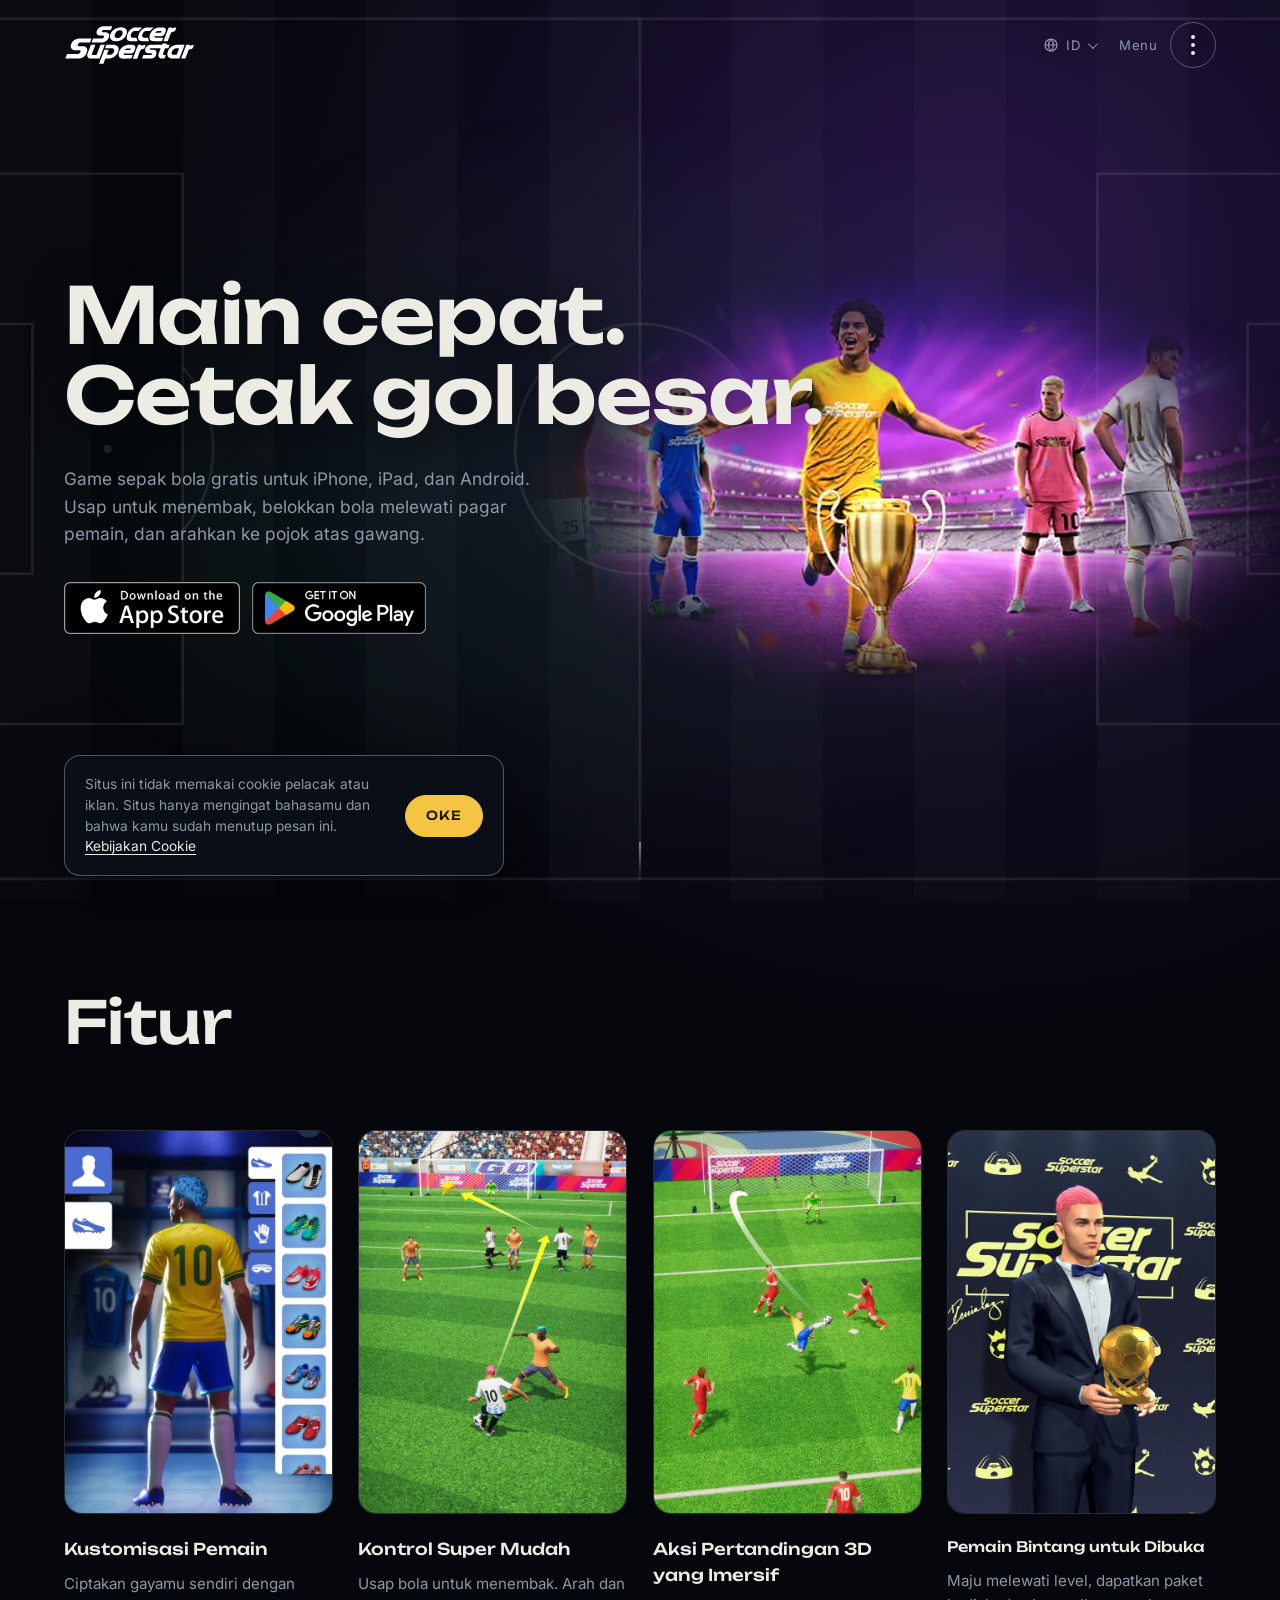
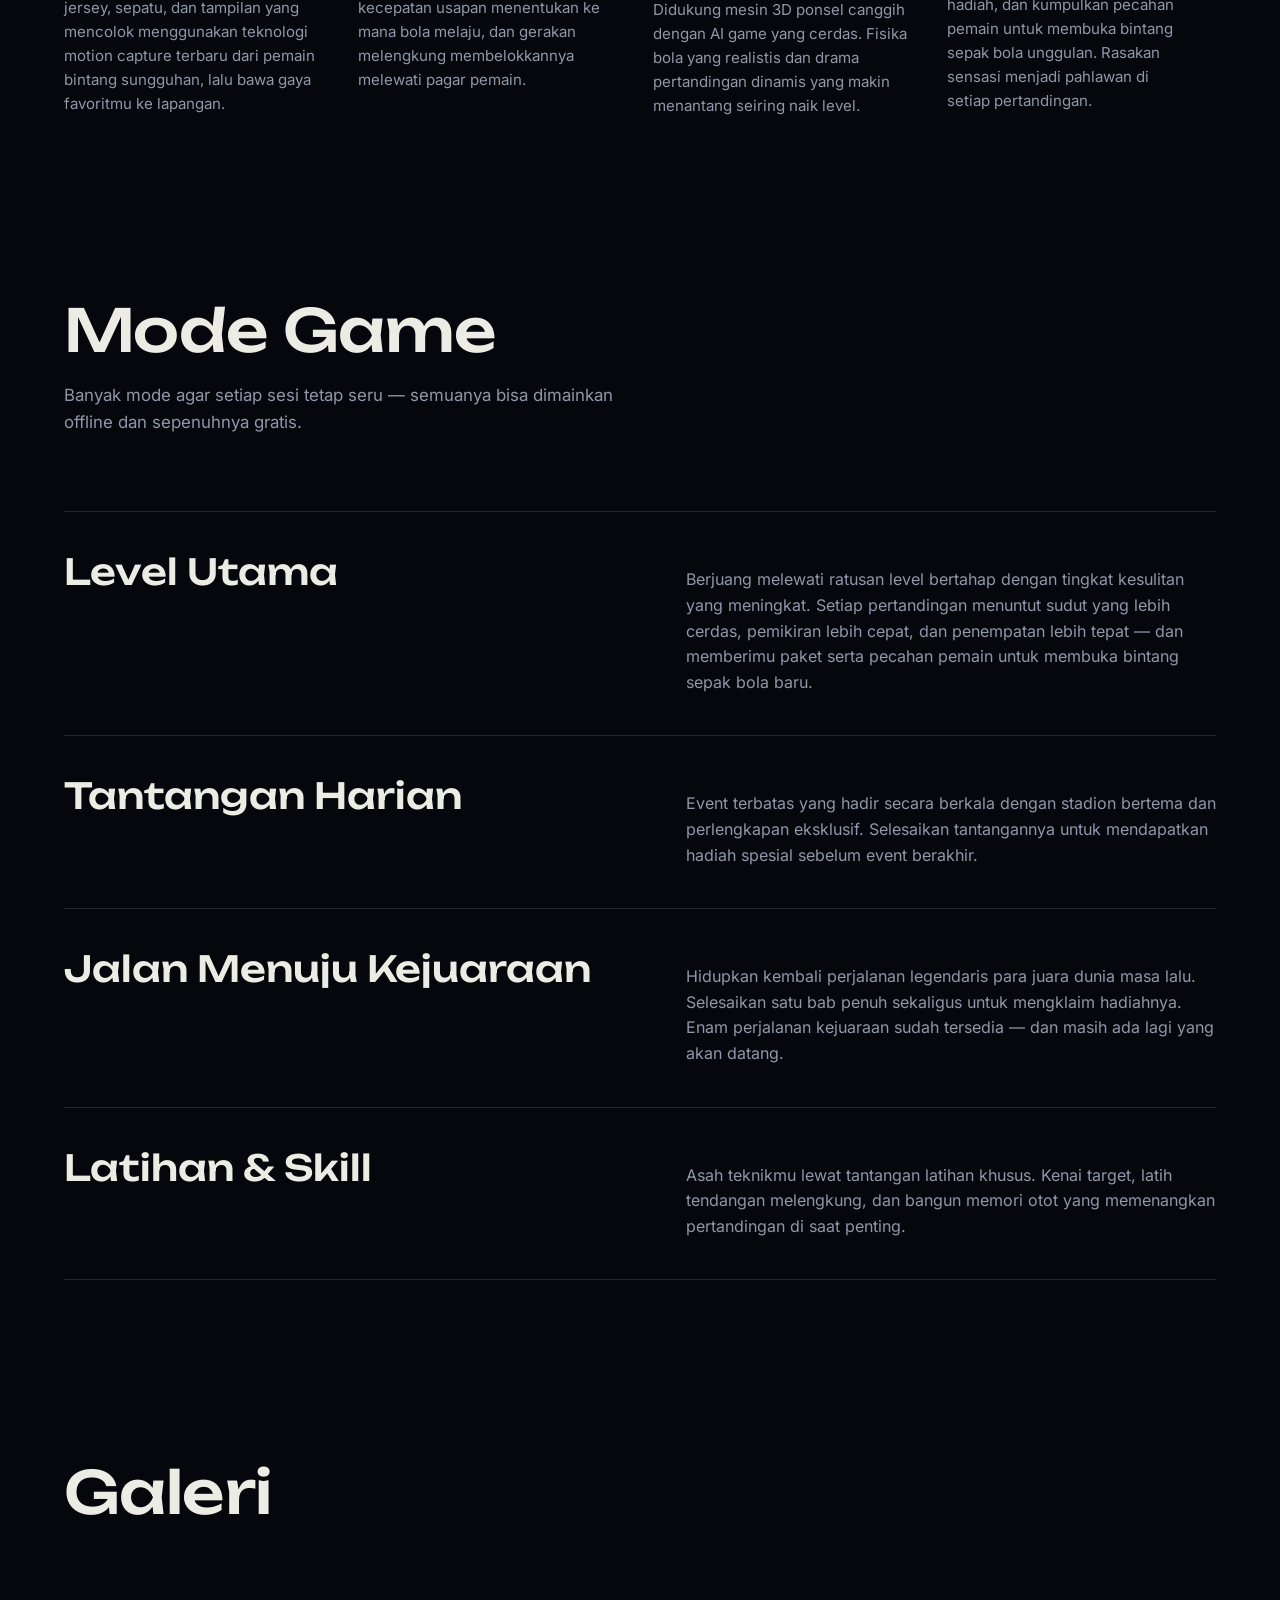
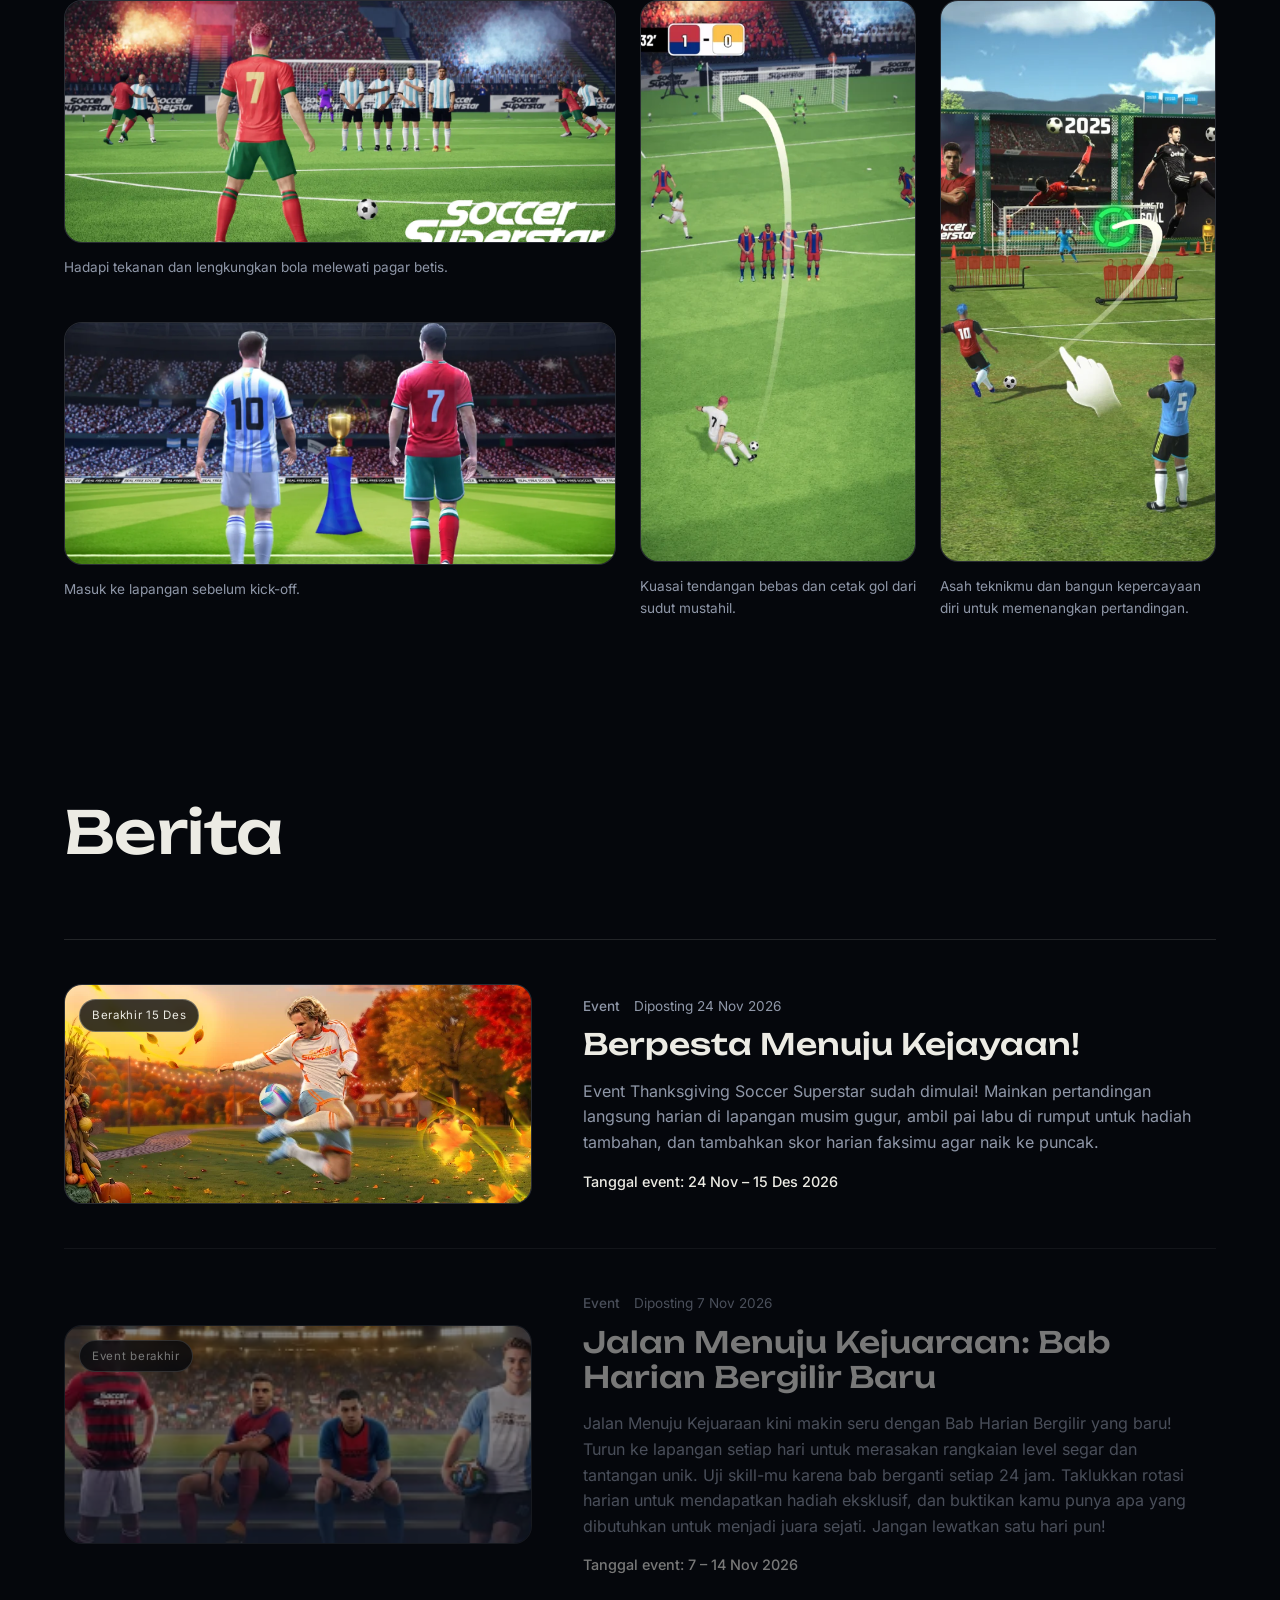
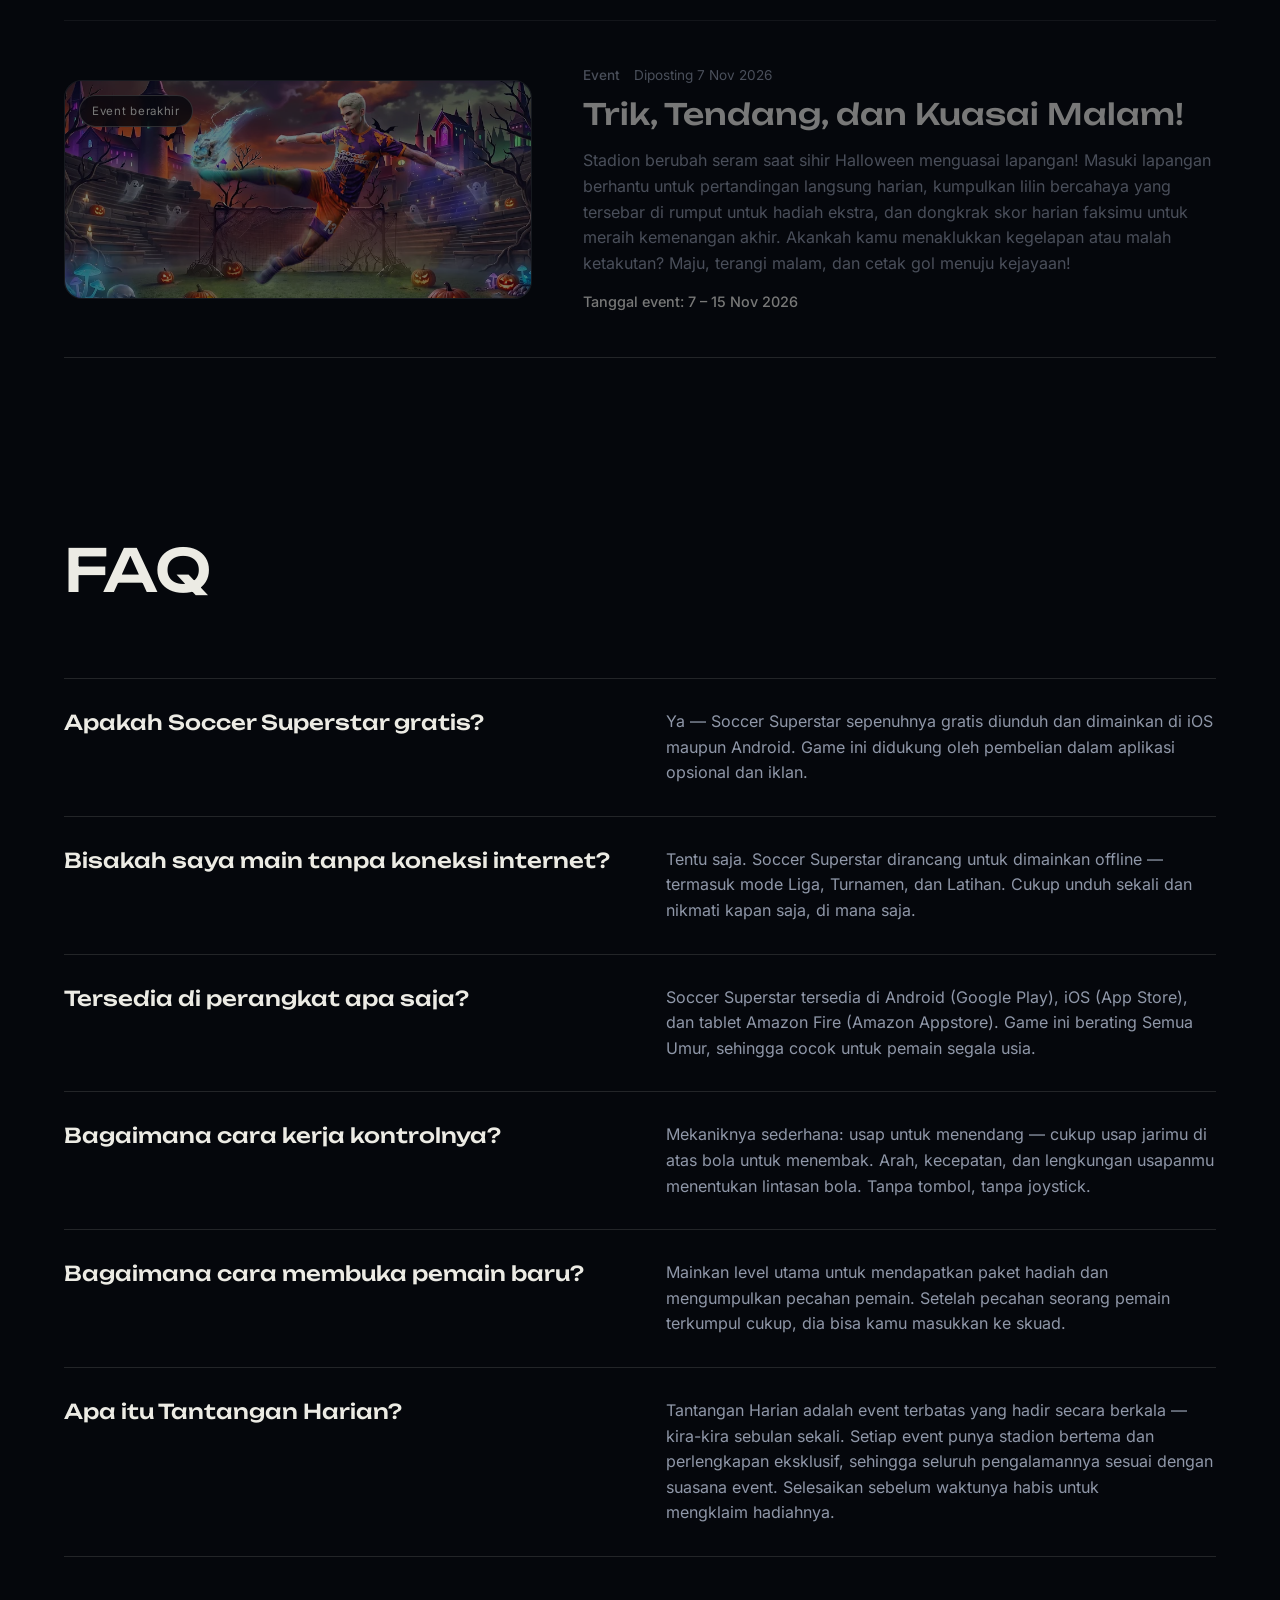
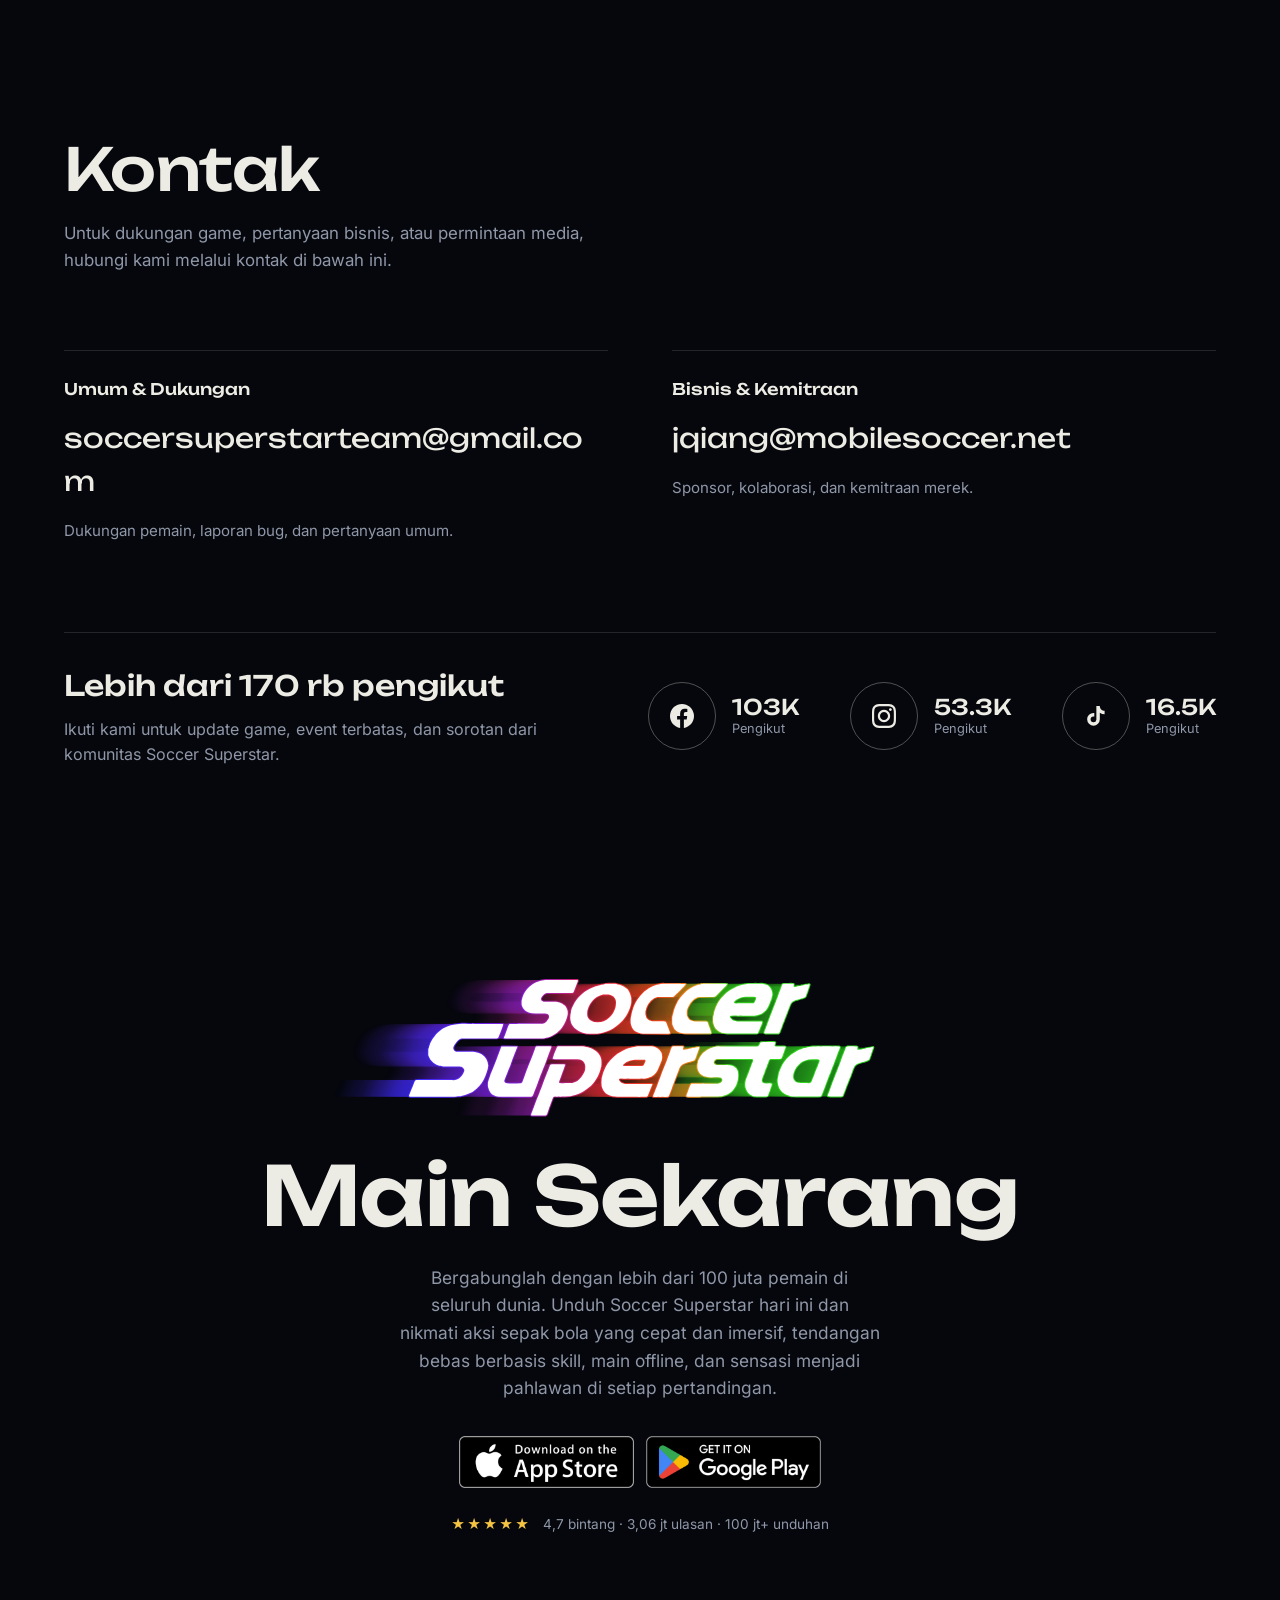
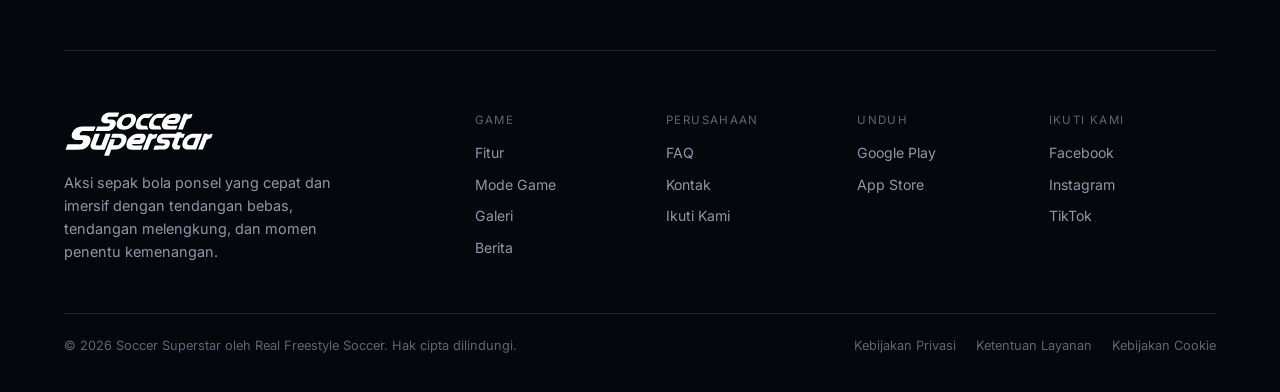
<file: id/index.html>
<!DOCTYPE html>
<html lang="id">
<head>
  <meta charset="UTF-8">
  <meta name="viewport" content="width=device-width, initial-scale=1.0">
  <title>Soccer Superstar | Game Sepak Bola Gratis untuk iOS &amp; Android</title>
  <meta name="description" content="Soccer Superstar adalah game sepak bola gratis dengan kontrol usap, tendangan melengkung, tendangan bebas, dan main offline. Unduh di iOS dan Android.">
  <meta name="author" content="Real Freestyle Soccer">
  <meta name="robots" content="index, follow, max-image-preview:large">
  <link rel="canonical" href="https://www.simface.com/id/">
  <link rel="alternate" hreflang="en" href="https://www.simface.com/">
  <link rel="alternate" hreflang="zh-Hans" href="https://www.simface.com/zh-cn/">
  <link rel="alternate" hreflang="es" href="https://www.simface.com/es/">
  <link rel="alternate" hreflang="pt" href="https://www.simface.com/pt/">
  <link rel="alternate" hreflang="fr" href="https://www.simface.com/fr/">
  <link rel="alternate" hreflang="ar" href="https://www.simface.com/ar/">
  <link rel="alternate" hreflang="id" href="https://www.simface.com/id/">
  <link rel="alternate" hreflang="ja" href="https://www.simface.com/ja/">
  <link rel="alternate" hreflang="x-default" href="https://www.simface.com/">

  <meta property="og:type" content="website">
  <meta property="og:site_name" content="Soccer Superstar">
  <meta property="og:title" content="Situs Resmi Soccer Superstar">
  <meta property="og:description" content="Unduh Soccer Superstar, game sepak bola gratis di ponsel dengan kontrol usap, tendangan melengkung, main offline, Tantangan Harian, dan Jalan Menuju Kejuaraan.">
  <meta property="og:image" content="https://www.simface.com/assets/images/soccer-superstar-share.jpg">
  <meta property="og:image:width" content="1200">
  <meta property="og:image:height" content="630">
  <meta property="og:image:alt" content="Pemain Soccer Superstar bersiap melakukan tendangan bebas di depan pagar betis di stadion yang penuh">
  <meta property="og:url" content="https://www.simface.com/id/">
  <meta property="og:locale" content="id_ID">
  <meta property="og:locale:alternate" content="zh_CN">
  <meta property="og:locale:alternate" content="es_ES">
  <meta property="og:locale:alternate" content="pt_BR">
  <meta property="og:locale:alternate" content="fr_FR">
  <meta property="og:locale:alternate" content="ar_AR">
  <meta property="og:locale:alternate" content="en_US">
  <meta property="og:locale:alternate" content="ja_JP">
  <meta name="twitter:card" content="summary_large_image">
  <meta name="twitter:title" content="Situs Resmi Soccer Superstar">
  <meta name="twitter:description" content="Mainkan game sepak bola gratis di ponsel dengan kontrol usap, tendangan melengkung, tendangan bebas, main offline, dan event kejuaraan.">
  <meta name="twitter:image" content="https://www.simface.com/assets/images/soccer-superstar-share.jpg">
  <meta name="twitter:image:alt" content="Pemain Soccer Superstar bersiap melakukan tendangan bebas di depan pagar betis di stadion yang penuh">

  <link rel="icon" type="image/svg+xml" href="/assets/icons/favicon.svg">
  <link rel="icon" type="image/png" sizes="32x32" href="/assets/icons/favicon-32.png">
  <link rel="apple-touch-icon" href="/assets/icons/apple-touch-icon.png">
  <link rel="manifest" href="/site.webmanifest">
  <meta name="theme-color" content="#05070c">
  <link rel="preload" href="/assets/fonts/unbounded-variable.woff" as="font" type="font/woff" crossorigin>
  <link rel="stylesheet" href="/styles.css">

  <script type="application/ld+json">
  {
    "@context": "https://schema.org",
    "@graph": [
      {
        "@type": "WebSite",
        "@id": "https://www.simface.com/#website",
        "url": "https://www.simface.com/id/",
        "name": "Situs Resmi Soccer Superstar",
        "description": "Situs resmi Soccer Superstar, game sepak bola gratis untuk iOS dan Android.",
        "publisher": {
          "@id": "https://www.simface.com/#organization"
        },
        "inLanguage": "id"
      },
      {
        "@type": "Organization",
        "@id": "https://www.simface.com/#organization",
        "name": "Real Freestyle Soccer",
        "url": "https://www.simface.com/",
        "logo": "https://www.simface.com/assets/icons/icon-512.png",
        "sameAs": [
          "https://www.facebook.com/playsoccersuperstar/",
          "https://www.instagram.com/soccersuperstar2025/",
          "https://www.tiktok.com/@soccersuperstar"
        ]
      },
      {
        "@type": [
          "VideoGame",
          "MobileApplication"
        ],
        "@id": "https://www.simface.com/#soccer-superstar",
        "name": "Soccer Superstar",
        "url": "https://www.simface.com/id/",
        "mainEntityOfPage": "https://www.simface.com/id/",
        "identifier": "com.soccer.score.star",
        "author": {
          "@id": "https://www.simface.com/#organization"
        },
        "publisher": {
          "@id": "https://www.simface.com/#organization"
        },
        "genre": [
          "Sports Game",
          "Football Game",
          "Mobile Game"
        ],
        "applicationCategory": "GameApplication",
        "operatingSystem": "Android, iOS",
        "isAccessibleForFree": true,
        "image": [
          "https://www.simface.com/assets/images/soccer-superstar-hero-players.webp",
          "https://www.simface.com/assets/images/soccer-superstar-walkout-trophy-before-kickoff.webp",
          "https://www.simface.com/assets/images/soccer-superstar-player-customization-locker-room.webp"
        ],
        "description": "Soccer Superstar adalah game sepak bola gratis di ponsel dengan kontrol usap, tendangan bebas, tendangan melengkung, kustomisasi pemain, main offline, Tantangan Harian, dan Jalan Menuju Kejuaraan.",
        "aggregateRating": {
          "@type": "AggregateRating",
          "ratingValue": "4.7",
          "ratingCount": "3060000",
          "bestRating": "5"
        },
        "offers": {
          "@type": "Offer",
          "price": "0",
          "priceCurrency": "USD",
          "availability": "https://schema.org/InStock"
        },
        "downloadUrl": [
          "https://play.google.com/store/apps/details?id=com.soccer.score.star&hl=id",
          "https://apps.apple.com/us/app/soccer-superstar/id1550945606"
        ]
      },
      {
        "@type": "FAQPage",
        "@id": "https://www.simface.com/#faq-schema",
        "mainEntity": [
          {
            "@type": "Question",
            "name": "Apakah Soccer Superstar gratis?",
            "acceptedAnswer": {
              "@type": "Answer",
              "text": "Ya — Soccer Superstar sepenuhnya gratis diunduh dan dimainkan di iOS maupun Android. Game ini didukung oleh pembelian dalam aplikasi opsional dan iklan."
            }
          },
          {
            "@type": "Question",
            "name": "Bisakah saya main Soccer Superstar secara offline?",
            "acceptedAnswer": {
              "@type": "Answer",
              "text": "Tentu saja. Soccer Superstar dirancang untuk dimainkan offline — termasuk mode Liga, Turnamen, dan Latihan. Cukup unduh sekali dan nikmati kapan saja, di mana saja."
            }
          },
          {
            "@type": "Question",
            "name": "Bagaimana cara kerja kontrol Soccer Superstar?",
            "acceptedAnswer": {
              "@type": "Answer",
              "text": "Mekaniknya sederhana: usap untuk menendang — cukup usap jarimu di atas bola untuk menembak. Arah, kecepatan, dan lengkungan usapanmu menentukan lintasan bola. Tanpa tombol, tanpa joystick."
            }
          }
        ]
      }
    ]
  }
  </script>
</head>
<body>
  <div class="site-shell">
    <header class="topbar">
      <a class="brand" href="#home" aria-label="Beranda Soccer Superstar">
        <img class="brand-mark" src="/assets/brand/soccer-superstar-logo-white.svg" alt="Soccer Superstar" width="604" height="185">
      </a>
      <div class="topbar-right">
        <details class="lang-picker">
          <summary aria-label="Bahasa"><svg viewBox="0 0 24 24" width="16" height="16" aria-hidden="true"><path fill="none" stroke="currentColor" stroke-width="1.8" d="M12 3a9 9 0 1 0 0 18 9 9 0 0 0 0-18Zm-9 9h18M12 3c2.5 2.6 3.8 5.6 3.8 9s-1.3 6.4-3.8 9c-2.5-2.6-3.8-5.6-3.8-9S9.5 5.6 12 3Z"/></svg><span class="lang-current">ID</span></summary>
          <ul class="lang-menu">
            <li><a href="/" hreflang="en" lang="en" data-lang="en">English</a></li>
            <li><a href="/zh-cn/" hreflang="zh-Hans" lang="zh-Hans" data-lang="zh-cn">简体中文</a></li>
            <li><a href="/es/" hreflang="es" lang="es" data-lang="es">Español</a></li>
            <li><a href="/pt/" hreflang="pt" lang="pt" data-lang="pt">Português</a></li>
            <li><a href="/fr/" hreflang="fr" lang="fr" data-lang="fr">Français</a></li>
            <li><a href="/ar/" hreflang="ar" lang="ar" data-lang="ar">العربية</a></li>
            <li><a href="/id/" hreflang="id" lang="id" data-lang="id" aria-current="true">Bahasa Indonesia</a></li>
            <li><a href="/ja/" hreflang="ja" lang="ja" data-lang="ja">日本語</a></li>
          </ul>
        </details>
        <button class="nav-toggle" aria-label="Buka atau tutup menu" aria-expanded="false" aria-controls="site-menu">
          <span class="nav-toggle-label">Menu</span>
          <span class="nav-toggle-dots" aria-hidden="true"><span></span><span></span><span></span></span>
        </button>
      </div>
      <nav class="nav" id="site-menu" aria-label="Navigasi utama">
        <a href="#features">Fitur</a>
        <a href="#modes">Mode Game</a>
        <a href="#gallery">Galeri</a>
        <a href="#news">Berita</a>
        <a href="#faq">FAQ</a>
        <a href="#contact">Kontak</a>
        <a href="#play" class="nav-cta">Main Sekarang</a>
      </nav>
    </header>

    <div class="pitch-bg" aria-hidden="true"></div>

    <main id="home">

      <!-- ═══ HERO ═══ -->
      <section class="hero">
        <div class="hero-copy">
          <h1><span class="visually-hidden">Soccer Superstar: </span>Main cepat.<br>Cetak gol besar.</h1>
          <p class="hero-text">Game sepak bola gratis untuk iPhone, iPad, dan Android. Usap untuk menembak, belokkan bola melewati pagar pemain, dan arahkan ke pojok atas gawang.</p>
          <div class="store-links" aria-label="Unduh Soccer Superstar">
            <a href="https://apps.apple.com/us/app/soccer-superstar/id1550945606" class="store-badge" target="_blank" rel="noopener noreferrer"><img src="/assets/badges/app-store-en.png" alt="Unduh di App Store" width="540" height="160"></a>
            <a href="https://play.google.com/store/apps/details?id=com.soccer.score.star&amp;hl=id" class="store-badge" target="_blank" rel="noopener noreferrer"><img src="/assets/badges/google-play-en.png" alt="Dapatkan di Google Play" width="538" height="160"></a>
          </div>
        </div>
        <div class="hero-art">
          <img src="/assets/images/soccer-superstar-hero-players.webp" alt="Para pahlawan sepak bola Soccer Superstar berdiri mengelilingi trofi emas di stadion bercahaya ungu" width="1220" height="682" fetchpriority="high">
        </div>
        <a href="#features" class="hero-link" aria-label="Fitur"><span aria-hidden="true"></span></a>
      </section>

      <!-- ═══ FEATURES ═══ -->
      <section class="features section" id="features">
        <div class="section-heading">
          <h2>Fitur</h2>
        </div>
        <div class="feature-grid">
          <article class="feature-card frame-cut">
            <img src="/assets/images/soccer-superstar-player-customization-locker-room.webp" alt="Layar kustomisasi pemain Soccer Superstar dengan pesepak bola bernomor 10 berjersey kuning dan pilihan sepatu" width="640" height="1138" loading="lazy">
            <div class="feature-card-copy">
              <h3>Kustomisasi Pemain</h3>
              <p>Ciptakan gayamu sendiri dengan jersey, sepatu, dan tampilan yang mencolok menggunakan teknologi motion capture terbaru dari pemain bintang sungguhan, lalu bawa gaya favoritmu ke lapangan.</p>
            </div>
          </article>
          <article class="feature-card frame-cut">
            <img src="/assets/images/soccer-superstar-flick-pass-arrows-controls.webp" alt="Pemain nomor 10 Soccer Superstar bersiap mengoper, dengan panah yang menunjukkan lintasan bola ke gawang" width="640" height="1138" loading="lazy">
            <div class="feature-card-copy">
              <h3>Kontrol Super Mudah</h3>
              <p>Usap bola untuk menembak. Arah dan kecepatan usapan menentukan ke mana bola melaju, dan gerakan melengkung membelokkannya melewati pagar pemain.</p>
            </div>
          </article>
          <article class="feature-card frame-cut">
            <img src="/assets/images/soccer-superstar-scissor-kick-volley.webp" alt="Rangkaian tendangan salto di Soccer Superstar di depan gawang dengan bek dan penonton stadion" width="640" height="1138" loading="lazy">
            <div class="feature-card-copy">
              <h3>Aksi Pertandingan 3D yang Imersif</h3>
              <p>Didukung mesin 3D ponsel canggih dengan AI game yang cerdas. Fisika bola yang realistis dan drama pertandingan dinamis yang makin menantang seiring naik level.</p>
            </div>
          </article>
          <article class="feature-card frame-cut">
            <img src="/assets/images/soccer-superstar-awards-ceremony-golden-ball.webp" alt="Upacara penghargaan Soccer Superstar dengan pemain berambut merah muda memegang trofi bola emas" width="640" height="1138" loading="lazy">
            <div class="feature-card-copy">
              <h3>Pemain Bintang untuk Dibuka</h3>
              <p>Maju melewati level, dapatkan paket hadiah, dan kumpulkan pecahan pemain untuk membuka bintang sepak bola unggulan. Rasakan sensasi menjadi pahlawan di setiap pertandingan.</p>
            </div>
          </article>
        </div>
      </section>

      <!-- ═══ GAME MODES ═══ -->
      <section class="modes section" id="modes">
        <div class="section-heading">
          <h2>Mode Game</h2>
          <p class="section-subtext">Banyak mode agar setiap sesi tetap seru — semuanya bisa dimainkan offline dan sepenuhnya gratis.</p>
        </div>
        <div class="modes-grid">
          <div class="mode-card frame-cut">
            <div class="mode-icon" aria-hidden="true">⚽</div>
            <h3>Level Utama</h3>
            <p>Berjuang melewati ratusan level bertahap dengan tingkat kesulitan yang meningkat. Setiap pertandingan menuntut sudut yang lebih cerdas, pemikiran lebih cepat, dan penempatan lebih tepat — dan memberimu paket serta pecahan pemain untuk membuka bintang sepak bola baru.</p>
          </div>
          <div class="mode-card frame-cut">
            <div class="mode-icon" aria-hidden="true">🏆</div>
            <h3>Tantangan Harian</h3>
            <p>Event terbatas yang hadir secara berkala dengan stadion bertema dan perlengkapan eksklusif. Selesaikan tantangannya untuk mendapatkan hadiah spesial sebelum event berakhir.</p>
          </div>
          <div class="mode-card frame-cut">
            <div class="mode-icon" aria-hidden="true">🌍</div>
            <h3>Jalan Menuju Kejuaraan</h3>
            <p>Hidupkan kembali perjalanan legendaris para juara dunia masa lalu. Selesaikan satu bab penuh sekaligus untuk mengklaim hadiahnya. Enam perjalanan kejuaraan sudah tersedia — dan masih ada lagi yang akan datang.</p>
          </div>
          <div class="mode-card frame-cut">
            <div class="mode-icon" aria-hidden="true">🎽</div>
            <h3>Latihan &amp; Skill</h3>
            <p>Asah teknikmu lewat tantangan latihan khusus. Kenai target, latih tendangan melengkung, dan bangun memori otot yang memenangkan pertandingan di saat penting.</p>
          </div>
        </div>
      </section>

      <!-- ═══ GALLERY ═══ -->
      <section class="gallery section" id="gallery">
        <div class="section-heading">
          <h2>Galeri</h2>
        </div>
        <div class="gallery-grid">
          <figure class="gallery-card frame-cut landscape">
            <img src="/assets/images/soccer-superstar-free-kick-key-art.webp" alt="Adegan tendangan bebas Portugal melawan Argentina di Soccer Superstar dengan suar penonton di dalam stadion sepak bola" width="1400" height="788" loading="lazy">
            <figcaption>Hadapi tekanan dan lengkungkan bola melewati pagar betis.</figcaption>
          </figure>
          <figure class="gallery-card frame-cut landscape">
            <img src="/assets/images/soccer-superstar-walkout-trophy-before-kickoff.webp" alt="Adegan stadion Soccer Superstar dengan pemain nomor 10 dan nomor 7 berjalan menuju trofi sebelum kick-off" width="1400" height="790" loading="lazy">
            <figcaption>Masuk ke lapangan sebelum kick-off.</figcaption>
          </figure>
          <figure class="gallery-card frame-cut portrait">
            <img src="/assets/images/soccer-superstar-free-kick-wall-challenge.webp" alt="Pemain Soccer Superstar berjersey putih melakukan tendangan bebas melewati pagar betis ke arah gawang" width="507" height="863" loading="lazy">
            <figcaption>Kuasai tendangan bebas dan cetak gol dari sudut mustahil.</figcaption>
          </figure>
          <figure class="gallery-card frame-cut portrait">
            <img src="/assets/images/soccer-superstar-training-target-challenge.webp" alt="Tantangan latihan target di Soccer Superstar dengan ikon tangan yang memandu jalur tendangan melengkung" width="511" height="913" loading="lazy">
            <figcaption>Asah teknikmu dan bangun kepercayaan diri untuk memenangkan pertandingan.</figcaption>
          </figure>
        </div>
      </section>

      <!-- ═══ NEWS ═══ -->
      <!-- To add a post: copy one <article class="news-card">, put it first, update the image, text and data-ends (YYYY-MM-DD).
           Every post shows the date it was posted (<time class="news-date">, datetime = YYYY-MM-DD) and the event dates (<p class="news-when">). -->
      <section class="news section" id="news" data-ended-label="Event berakhir">
        <div class="section-heading">
          <h2>Berita</h2>
        </div>
        <div class="news-grid">
          <article class="news-card frame-cut" data-ends="2026-12-15">
            <div class="news-media">
              <img src="/assets/images/soccer-superstar-news-thanksgiving-feast-your-way-to-glory.webp" alt="Pemain Soccer Superstar melakukan tendangan voli di lapangan musim gugur dengan daun berguguran, labu, dan dekorasi panen" width="814" height="454" loading="lazy">
              <span class="news-badge">Berakhir 15 Des</span>
            </div>
            <div class="news-copy">
              <div class="news-meta"><p class="news-tag">Event</p><time class="news-date" datetime="2026-11-24">Diposting 24 Nov 2026</time></div>
              <h3>Berpesta Menuju Kejayaan!</h3>
              <p>Event Thanksgiving Soccer Superstar sudah dimulai! Mainkan pertandingan langsung harian di lapangan musim gugur, ambil pai labu di rumput untuk hadiah tambahan, dan tambahkan skor harian faksimu agar naik ke puncak.</p>
              <p class="news-when">Tanggal event: 24 Nov – 15 Des 2026</p>
            </div>
          </article>
          <article class="news-card frame-cut" data-ends="2026-11-14">
            <div class="news-media">
              <img src="/assets/images/soccer-superstar-news-road-to-the-championship-daily-chapters.webp" alt="Empat pesepak bola Soccer Superstar menunggu di lorong stadion yang dipenuhi trofi" width="407" height="132" loading="lazy">
              <span class="news-badge">Berakhir 14 Nov</span>
            </div>
            <div class="news-copy">
              <div class="news-meta"><p class="news-tag">Event</p><time class="news-date" datetime="2026-11-07">Diposting 7 Nov 2026</time></div>
              <h3>Jalan Menuju Kejuaraan: Bab Harian Bergilir Baru</h3>
              <p>Jalan Menuju Kejuaraan kini makin seru dengan Bab Harian Bergilir yang baru! Turun ke lapangan setiap hari untuk merasakan rangkaian level segar dan tantangan unik. Uji skill-mu karena bab berganti setiap 24 jam. Taklukkan rotasi harian untuk mendapatkan hadiah eksklusif, dan buktikan kamu punya apa yang dibutuhkan untuk menjadi juara sejati. Jangan lewatkan satu hari pun!</p>
              <p class="news-when">Tanggal event: 7 – 14 Nov 2026</p>
            </div>
          </article>
          <article class="news-card frame-cut" data-ends="2026-11-15">
            <div class="news-media">
              <img src="/assets/images/soccer-superstar-news-halloween-trick-kick-claim-the-night.webp" alt="Pemain Soccer Superstar melepaskan tendangan voli ke bola tengkorak berapi di stadion Halloween berhantu dengan labu dan hantu" width="822" height="450" loading="lazy">
              <span class="news-badge">Berakhir 15 Nov</span>
            </div>
            <div class="news-copy">
              <div class="news-meta"><p class="news-tag">Event</p><time class="news-date" datetime="2026-11-07">Diposting 7 Nov 2026</time></div>
              <h3>Trik, Tendang, dan Kuasai Malam!</h3>
              <p>Stadion berubah seram saat sihir Halloween menguasai lapangan! Masuki lapangan berhantu untuk pertandingan langsung harian, kumpulkan lilin bercahaya yang tersebar di rumput untuk hadiah ekstra, dan dongkrak skor harian faksimu untuk meraih kemenangan akhir. Akankah kamu menaklukkan kegelapan atau malah ketakutan? Maju, terangi malam, dan cetak gol menuju kejayaan!</p>
              <p class="news-when">Tanggal event: 7 – 15 Nov 2026</p>
            </div>
          </article>
        </div>
      </section>

      <!-- ═══ FAQ ═══ -->
      <section class="faq section" id="faq">
        <div class="section-heading">
          <h2>FAQ</h2>
        </div>
        <div class="faq-grid">
          <div class="faq-item frame-cut">
            <h3 class="faq-q">Apakah Soccer Superstar gratis?</h3>
            <p class="faq-a">Ya — Soccer Superstar sepenuhnya gratis diunduh dan dimainkan di iOS maupun Android. Game ini didukung oleh pembelian dalam aplikasi opsional dan iklan.</p>
          </div>
          <div class="faq-item frame-cut">
            <h3 class="faq-q">Bisakah saya main tanpa koneksi internet?</h3>
            <p class="faq-a">Tentu saja. Soccer Superstar dirancang untuk dimainkan offline — termasuk mode Liga, Turnamen, dan Latihan. Cukup unduh sekali dan nikmati kapan saja, di mana saja.</p>
          </div>
          <div class="faq-item frame-cut">
            <h3 class="faq-q">Tersedia di perangkat apa saja?</h3>
            <p class="faq-a">Soccer Superstar tersedia di Android (Google Play), iOS (App Store), dan tablet Amazon Fire (Amazon Appstore). Game ini berating Semua Umur, sehingga cocok untuk pemain segala usia.</p>
          </div>
          <div class="faq-item frame-cut">
            <h3 class="faq-q">Bagaimana cara kerja kontrolnya?</h3>
            <p class="faq-a">Mekaniknya sederhana: usap untuk menendang — cukup usap jarimu di atas bola untuk menembak. Arah, kecepatan, dan lengkungan usapanmu menentukan lintasan bola. Tanpa tombol, tanpa joystick.</p>
          </div>
          <div class="faq-item frame-cut">
            <h3 class="faq-q">Bagaimana cara membuka pemain baru?</h3>
            <p class="faq-a">Mainkan level utama untuk mendapatkan paket hadiah dan mengumpulkan pecahan pemain. Setelah pecahan seorang pemain terkumpul cukup, dia bisa kamu masukkan ke skuad.</p>
          </div>
          <div class="faq-item frame-cut">
            <h3 class="faq-q">Apa itu Tantangan Harian?</h3>
            <p class="faq-a">Tantangan Harian adalah event terbatas yang hadir secara berkala — kira-kira sebulan sekali. Setiap event punya stadion bertema dan perlengkapan eksklusif, sehingga seluruh pengalamannya sesuai dengan suasana event. Selesaikan sebelum waktunya habis untuk mengklaim hadiahnya.</p>
          </div>
        </div>
      </section>

      <!-- ═══ CONTACT ═══ -->
      <section class="contact section" id="contact">
        <div class="section-heading">
          <h2>Kontak</h2>
          <p>Untuk dukungan game, pertanyaan bisnis, atau permintaan media, hubungi kami melalui kontak di bawah ini.</p>
        </div>
        <div class="contact-grid">
          <article class="contact-card frame-cut">
            <h3>Umum &amp; Dukungan</h3>
            <p><a href="mailto:soccersuperstarteam@gmail.com">soccersuperstarteam@gmail.com</a></p>
            <p class="contact-note">Dukungan pemain, laporan bug, dan pertanyaan umum.</p>
          </article>
          <article class="contact-card frame-cut">
            <h3>Bisnis &amp; Kemitraan</h3>
            <p><a href="mailto:jqiang@mobilesoccer.net">jqiang@mobilesoccer.net</a></p>
            <p class="contact-note">Sponsor, kolaborasi, dan kemitraan merek.</p>
          </article>
        </div>
        <div class="social-row" id="social">
          <h3>Lebih dari 170 rb pengikut</h3>
          <p class="social-note">Ikuti kami untuk update game, event terbatas, dan sorotan dari komunitas Soccer Superstar.</p>
          <div class="social-grid">

            <!-- Facebook -->
            <a class="social-card social-card--fb" href="https://www.facebook.com/playsoccersuperstar/" target="_blank" rel="noopener noreferrer" aria-label="Ikuti Soccer Superstar di Facebook">
              <span class="social-icon"><svg aria-hidden="true" focusable="false" xmlns="http://www.w3.org/2000/svg" viewBox="0 0 24 24" fill="currentColor"><path d="M24 12.073C24 5.405 18.627 0 12 0S0 5.405 0 12.073C0 18.1 4.388 23.094 10.125 24v-8.437H7.078v-3.49h3.047V9.41c0-3.025 1.792-4.697 4.533-4.697 1.313 0 2.686.235 2.686.235v2.97h-1.514c-1.491 0-1.956.93-1.956 1.883v2.252h3.328l-.532 3.49h-2.796V24C19.612 23.094 24 18.1 24 12.073z"/></svg></span>
              <div class="social-stat-row">
                <div class="social-stat">
                  <strong>103K</strong>
                  <span>Pengikut</span>
                </div>
              </div>
            </a>

            <!-- Instagram -->
            <a class="social-card social-card--ig" href="https://www.instagram.com/soccersuperstarofficial/" target="_blank" rel="noopener noreferrer" aria-label="Ikuti Soccer Superstar di Instagram">
              <span class="social-icon"><svg aria-hidden="true" focusable="false" xmlns="http://www.w3.org/2000/svg" viewBox="0 0 24 24" fill="currentColor"><path d="M12 2.163c3.204 0 3.584.012 4.85.07 3.252.148 4.771 1.691 4.919 4.919.058 1.265.069 1.645.069 4.849 0 3.205-.012 3.584-.069 4.849-.149 3.225-1.664 4.771-4.919 4.919-1.266.058-1.644.07-4.85.07-3.204 0-3.584-.012-4.849-.07-3.26-.149-4.771-1.699-4.919-4.92-.058-1.265-.07-1.644-.07-4.849 0-3.204.013-3.583.07-4.849.149-3.227 1.664-4.771 4.919-4.919 1.266-.057 1.645-.069 4.849-.069zm0-2.163c-3.259 0-3.667.014-4.947.072-4.358.2-6.78 2.618-6.98 6.98-.059 1.281-.073 1.689-.073 4.948 0 3.259.014 3.668.072 4.948.2 4.358 2.618 6.78 6.98 6.98 1.281.058 1.689.072 4.948.072 3.259 0 3.668-.014 4.948-.072 4.354-.2 6.782-2.618 6.979-6.98.059-1.28.073-1.689.073-4.948 0-3.259-.014-3.667-.072-4.947-.196-4.354-2.617-6.78-6.979-6.98-1.281-.059-1.69-.073-4.949-.073zm0 5.838c-3.403 0-6.162 2.759-6.162 6.162s2.759 6.163 6.162 6.163 6.162-2.759 6.162-6.163c0-3.403-2.759-6.162-6.162-6.162zm0 10.162c-2.209 0-4-1.79-4-4 0-2.209 1.791-4 4-4s4 1.791 4 4c0 2.21-1.791 4-4 4zm6.406-11.845c-.796 0-1.441.645-1.441 1.44s.645 1.44 1.441 1.44c.795 0 1.439-.645 1.439-1.44s-.644-1.44-1.439-1.44z"/></svg></span>
              <div class="social-stat-row">
                <div class="social-stat">
                  <strong>53.3K</strong>
                  <span>Pengikut</span>
                </div>
              </div>
            </a>

            <!-- TikTok -->
            <a class="social-card social-card--tt" href="https://www.tiktok.com/@soccersuperstar" target="_blank" rel="noopener noreferrer" aria-label="Ikuti Soccer Superstar di TikTok">
              <span class="social-icon"><svg aria-hidden="true" focusable="false" xmlns="http://www.w3.org/2000/svg" viewBox="0 0 24 24" fill="currentColor"><path d="M19.59 6.69a4.83 4.83 0 0 1-3.77-4.25V2h-3.45v13.67a2.89 2.89 0 0 1-2.88 2.5 2.89 2.89 0 0 1-2.89-2.89 2.89 2.89 0 0 1 2.89-2.89c.28 0 .54.04.79.1V9.01a6.33 6.33 0 0 0-.79-.05 6.34 6.34 0 0 0-6.34 6.34 6.34 6.34 0 0 0 6.34 6.34 6.34 6.34 0 0 0 6.33-6.34V8.69a8.18 8.18 0 0 0 4.78 1.52V6.75a4.85 4.85 0 0 1-1.01-.06z"/></svg></span>
              <div class="social-stat-row">
                <div class="social-stat">
                  <strong>16.5K</strong>
                  <span>Pengikut</span>
                </div>
              </div>
            </a>

          </div>
        </div>
      </section>

      <!-- ═══ CTA / DOWNLOAD ═══ -->
      <section class="cta section" id="play">
        <div class="cta-panel frame-cut">
          <img class="cta-logo" src="/assets/brand/soccer-superstar-logo.svg" alt="Soccer Superstar" width="714" height="193" loading="lazy">
          <h2>Main Sekarang</h2>
          <p>Bergabunglah dengan lebih dari 100 juta pemain di seluruh dunia. Unduh Soccer Superstar hari ini dan nikmati aksi sepak bola yang cepat dan imersif, tendangan bebas berbasis skill, main offline, dan sensasi menjadi pahlawan di setiap pertandingan.</p>
          <div class="store-links" aria-label="Unduh Soccer Superstar">
            <a href="https://apps.apple.com/us/app/soccer-superstar/id1550945606" class="store-badge" target="_blank" rel="noopener noreferrer"><img src="/assets/badges/app-store-en.png" alt="Unduh di App Store" width="540" height="160"></a>
            <a href="https://play.google.com/store/apps/details?id=com.soccer.score.star&amp;hl=id" class="store-badge" target="_blank" rel="noopener noreferrer"><img src="/assets/badges/google-play-en.png" alt="Dapatkan di Google Play" width="538" height="160"></a>
          </div>
          <div class="cta-proof">
            <span>★★★★★</span>
            <span>4,7 bintang · 3,06 jt ulasan · 100 jt+ unduhan</span>
          </div>
        </div>
      </section>
    </main>

    <!-- ═══ FOOTER ═══ -->
    <footer class="footer">
      <div class="footer-top">
        <div class="footer-brand">
          <img class="brand-mark footer-mark" src="/assets/brand/soccer-superstar-logo-white.svg" alt="Soccer Superstar" width="604" height="185" loading="lazy">
          <p class="footer-tagline">Aksi sepak bola ponsel yang cepat dan imersif dengan tendangan bebas, tendangan melengkung, dan momen penentu kemenangan.</p>
        </div>
        <nav class="footer-nav" aria-label="Navigasi footer">
          <div class="footer-nav-col">
            <p class="footer-nav-heading">Game</p>
            <a href="#features">Fitur</a>
            <a href="#modes">Mode Game</a>
            <a href="#gallery">Galeri</a>
            <a href="#news">Berita</a>
          </div>
          <div class="footer-nav-col">
            <p class="footer-nav-heading">Perusahaan</p>
            <a href="#faq">FAQ</a>
            <a href="#contact">Kontak</a>
            <a href="#social">Ikuti Kami</a>
          </div>
          <div class="footer-nav-col">
            <p class="footer-nav-heading">Unduh</p>
            <a href="https://play.google.com/store/apps/details?id=com.soccer.score.star&hl=id" target="_blank" rel="noopener noreferrer">Google Play</a>
            <a href="https://apps.apple.com/us/app/soccer-superstar/id1550945606" target="_blank" rel="noopener noreferrer">App Store</a>
          </div>
          <div class="footer-nav-col">
            <p class="footer-nav-heading">Ikuti Kami</p>
            <a href="https://www.facebook.com/playsoccersuperstar/" target="_blank" rel="noopener noreferrer">Facebook</a>
            <a href="https://www.instagram.com/soccersuperstar2025/" target="_blank" rel="noopener noreferrer">Instagram</a>
            <a href="https://www.tiktok.com/@soccersuperstar" target="_blank" rel="noopener noreferrer">TikTok</a>
          </div>
        </nav>
      </div>
      <div class="footer-bottom">
        <p>© 2026 Soccer Superstar oleh Real Freestyle Soccer. Hak cipta dilindungi.</p>
        <div class="footer-legal">
          <a href="/privacy-policy/">Kebijakan Privasi</a>
          <a href="/terms-of-service/">Ketentuan Layanan</a>
          <a href="/cookie-policy/">Kebijakan Cookie</a>
        </div>
      </div>
    </footer>
  </div>

  <!-- ═══ COOKIE NOTICE (first visit only) ═══ -->
  <div class="cookie-notice" id="cookie-notice" role="region" aria-label="Pemberitahuan cookie" data-nosnippet hidden>
    <p>Situs ini tidak memakai cookie pelacak atau iklan. Situs hanya mengingat bahasamu dan bahwa kamu sudah menutup pesan ini. <a href="/cookie-policy/">Kebijakan Cookie</a></p>
    <button type="button" class="button button-primary">Oke</button>
  </div>

  <script>
    // Full-screen menu
    const toggle = document.querySelector('.nav-toggle');
    const nav = document.querySelector('.nav');
    function setMenu(open) {
      toggle.setAttribute('aria-expanded', String(open));
      nav.classList.toggle('nav-open', open);
      document.body.classList.toggle('menu-open', open);
    }
    if (toggle && nav) {
      toggle.addEventListener('click', () => setMenu(toggle.getAttribute('aria-expanded') !== 'true'));
      nav.querySelectorAll('a').forEach(a => a.addEventListener('click', () => setMenu(false)));
      document.addEventListener('keydown', e => { if (e.key === 'Escape' && nav.classList.contains('nav-open')) { setMenu(false); toggle.focus(); } });
    }

    // Cookie notice: shown until the visitor closes it
    (function () {
      const box = document.getElementById('cookie-notice');
      if (!box) return;
      let seen = null;
      try { seen = localStorage.getItem('ss-notice'); } catch (e) {}
      if (seen) return;
      box.hidden = false;
      setTimeout(() => box.classList.add('show'), 600);
      box.querySelector('button').addEventListener('click', () => {
        try { localStorage.setItem('ss-notice', '1'); } catch (e) {}
        box.classList.remove('show');
        setTimeout(() => { box.hidden = true; }, 350);
      });
    })();

    // Header gets a background once you scroll
    const topbar = document.querySelector('.topbar');
    function onScroll() {
      if (topbar) topbar.classList.toggle('scrolled', (window.scrollY || window.pageYOffset) > 30);
    }
    window.addEventListener('scroll', onScroll, { passive: true });
    onScroll();

    // ── Text fitting ─────────────────────────────────────────────
    // 1. "Soccer Superstar" is never split across two lines.
    // 2. Headings and labels never end with a single word on the last line:
    //    if they would, the text is made slightly smaller until it fits.
    // 3. Paragraphs keep their last two words together.
    (function () {
      const BRAND = /soccer\s+superstar/gi;
      const CJK = /[　-鿿가-힯＀-￯]/;
      const SKIP = 'script, style, svg, noscript, .visually-hidden, .brand-name';

      function textNodes(root) {
        const out = [];
        const walker = document.createTreeWalker(root, NodeFilter.SHOW_TEXT, {
          acceptNode: n => (!n.nodeValue.trim() || (n.parentElement && n.parentElement.closest(SKIP)))
            ? NodeFilter.FILTER_REJECT : NodeFilter.FILTER_ACCEPT
        });
        while (walker.nextNode()) out.push(walker.currentNode);
        return out;
      }

      // 1. Keep the game name together
      textNodes(document.body).forEach(node => {
        const text = node.nodeValue;
        BRAND.lastIndex = 0;
        if (!BRAND.test(text)) return;
        BRAND.lastIndex = 0;
        const frag = document.createDocumentFragment();
        let last = 0, m;
        while ((m = BRAND.exec(text))) {
          if (m.index > last) frag.appendChild(document.createTextNode(text.slice(last, m.index)));
          const span = document.createElement('span');
          span.className = 'brand-name';
          span.textContent = m[0].replace(/\s+/, ' ');
          frag.appendChild(span);
          last = m.index + m[0].length;
        }
        if (last < text.length) frag.appendChild(document.createTextNode(text.slice(last)));
        node.parentNode.replaceChild(frag, node);
      });

      // 3. Paragraphs: join the last two words with a non-breaking space
      document.querySelectorAll('main p, footer p, figcaption, .checklist li').forEach(el => {
        const nodes = textNodes(el);
        for (let i = nodes.length - 1; i >= 0; i--) {
          const v = nodes[i].nodeValue, t = v.replace(/\s+$/, '');
          const at = t.lastIndexOf(' ');
          if (at > 0) { nodes[i].nodeValue = t.slice(0, at) + ' ' + t.slice(at + 1) + v.slice(t.length); break; }
          if (t.trim()) break;
        }
      });

      // 2. Headings and labels: shrink instead of leaving one word alone, or overflowing
      const FIT = 'h1, h2, h3, .news-badge, .social-stat span';

      function measure(el) {
        const tops = [];
        const units = [];
        textNodes(el).concat([...el.querySelectorAll('.brand-name')].map(b => b.firstChild)).forEach(node => {
          if (!node || node.parentElement.closest('.visually-hidden')) return;
          const v = node.nodeValue;
          const re = CJK.test(v) ? /[^\s]/g : /\S+/g;
          let m;
          while ((m = re.exec(v))) {
            const r = document.createRange();
            r.setStart(node, m.index); r.setEnd(node, m.index + m[0].length);
            const rect = r.getClientRects()[0];
            if (rect && rect.width) units.push({ top: Math.round(rect.top), cjk: re.source !== '\\S+', text: m[0] });
          }
        });
        if (!units.length) return { lines: 1, lonely: false };
        units.forEach(u => { if (!tops.some(t => Math.abs(t - u.top) < 4)) tops.push(u.top); });
        const lastTop = Math.max(...tops);
        const lastLine = units.filter(u => Math.abs(u.top - lastTop) < 4);
        const realLast = lastLine.filter(u => !/^[。、，．.,!！?？:：;；\-—–…»”」』)）]+$/.test(u.text));
        const lonely = tops.length > 1 && (lastLine[0].cjk ? realLast.length <= 1 : realLast.length <= 1);
        return { lines: tops.length, lonely };
      }

      function overflows(el) {
        if (el.scrollWidth > el.clientWidth + 1) return true;
        const r = el.getBoundingClientRect(), pr = el.parentElement.getBoundingClientRect();
        // cards waiting off-screen in a swipe row are only checked against their own card
        if (el.closest('.steps-grid, .modes-grid, .reviews-grid')) return r.right > pr.right + 1 || r.left < pr.left - 1;
        const vw = document.documentElement.clientWidth;
        return r.right > Math.min(pr.right, vw) + 1 || r.left < Math.max(pr.left, 0) - 1;
      }

      function shrink(el, base, maxSteps, needOnly) {
        for (let step = 0; step <= maxSteps; step++) {
          if (step) el.style.fontSize = Math.max(base * (1 - 0.03 * step), 13).toFixed(2) + 'px';
          const lonely = measure(el).lonely;
          if (!overflows(el) && (needOnly === 'overflow' || !lonely)) return true;
        }
        return false;
      }

      // Join the last word to the one before it with a non-breaking space
      function glueLastWord(el) {
        const nodes = textNodes(el);
        for (let i = nodes.length - 1; i >= 0; i--) {
          const v = nodes[i].nodeValue, t = v.replace(/\s+$/, '');
          if (!t.trim()) continue;
          const at = t.lastIndexOf(' ');
          if (at > 0) { nodes[i].nodeValue = t.slice(0, at) + ' ' + t.slice(at + 1) + v.slice(t.length); return true; }
          // last word is the first word of this text node: glue to whatever comes before it
          if (/^\s/.test(v) && v.trim()) { nodes[i].nodeValue = v.replace(/^\s+/, ' '); return true; }
          return false;
        }
        return false;
      }

      function fit(el) {
        el.style.fontSize = '';
        if (!el.offsetParent) return;
        const base = parseFloat(getComputedStyle(el).fontSize);
        if (shrink(el, base, 10)) return;                 // up to ~30% smaller
        el.style.fontSize = '';
        if (!el.dataset.glued && measure(el).lonely && glueLastWord(el)) el.dataset.glued = '1';
        shrink(el, base, 22, 'overflow');                  // then only as small as needed to fit
      }

      function fitAll() { document.querySelectorAll(FIT).forEach(fit); }
      let timer;
      const later = () => { clearTimeout(timer); timer = setTimeout(fitAll, 120); };
      fitAll();
      if (document.fonts && document.fonts.ready) document.fonts.ready.then(fitAll);
      window.addEventListener('load', fitAll);
      window.addEventListener('resize', later);
      window.addEventListener('orientationchange', later);
      document.addEventListener('toggle', later, true);
    })();

    // FAQ: on phones, answers open when the question is tapped
    const phone = window.matchMedia('(max-width: 760px)');
    document.querySelectorAll('.faq-item').forEach((item, i) => {
      const q = item.querySelector('.faq-q');
      const a = item.querySelector('.faq-a');
      if (!q || !a) return;
      a.id = a.id || 'faq-a-' + i;
      const setup = () => {
        if (phone.matches) {
          q.setAttribute('role', 'button');
          q.setAttribute('tabindex', '0');
          q.setAttribute('aria-controls', a.id);
          q.setAttribute('aria-expanded', item.classList.contains('open') ? 'true' : 'false');
        } else {
          ['role', 'tabindex', 'aria-controls', 'aria-expanded'].forEach(n => q.removeAttribute(n));
        }
      };
      const toggle = () => {
        if (!phone.matches) return;
        item.classList.toggle('open');
        q.setAttribute('aria-expanded', item.classList.contains('open') ? 'true' : 'false');
      };
      q.addEventListener('click', toggle);
      q.addEventListener('keydown', e => { if (e.key === 'Enter' || e.key === ' ') { e.preventDefault(); toggle(); } });
      setup();
      if (phone.addEventListener) phone.addEventListener('change', setup);
    });

    // News: mark events as ended once their end date has passed
    const newsSection = document.getElementById('news');
    const endedLabel = (newsSection && newsSection.dataset.endedLabel) || 'Event ended';
    document.querySelectorAll('.news-card[data-ends]').forEach(card => {
      const end = new Date(card.dataset.ends + 'T23:59:59');
      if (Date.now() > end.getTime()) {
        card.classList.add('news-ended');
        const badge = card.querySelector('.news-badge');
        if (badge) badge.textContent = endedLabel;
      }
    });

    // Languages: remember the visitor's choice; on a first visit to the English home page,
    // send them to their phone/browser language if we have it.
    const LANGS = { zh: 'zh-cn', es: 'es', pt: 'pt', fr: 'fr', ar: 'ar', id: 'id', ja: 'ja' };
    const store = {
      get() { try { return localStorage.getItem('ss-lang'); } catch (e) { return null; } },
      set(v) { try { localStorage.setItem('ss-lang', v); } catch (e) {} }
    };
    document.querySelectorAll('.lang-menu a[data-lang]').forEach(a => {
      a.addEventListener('click', () => store.set(a.dataset.lang));
    });
    if (location.pathname === '/' && !store.get() && !/bot|crawl|spider/i.test(navigator.userAgent)) {
      const prefs = navigator.languages || [navigator.language || ''];
      for (const l of prefs) {
        const code = String(l).toLowerCase().split('-')[0];
        if (code === 'en') break;
        if (LANGS[code]) { location.replace('/' + LANGS[code] + '/' + location.hash); break; }
      }
    }
    // Close the language menu when clicking elsewhere
    document.addEventListener('click', e => {
      document.querySelectorAll('.lang-picker[open]').forEach(d => { if (!d.contains(e.target)) d.removeAttribute('open'); });
    });

    // Legal modals
    function openModal(id) {
      const modal = document.getElementById(id);
      if (!modal) return;
      modal.hidden = false;
      document.body.style.overflow = 'hidden';
      modal.querySelector('.legal-modal-close').focus();
    }
    function closeModal(modal) {
      modal.hidden = true;
      document.body.style.overflow = '';
    }
    document.querySelectorAll('a[href="#privacy"], a[href="#terms"]').forEach(link => {
      link.addEventListener('click', e => {
        e.preventDefault();
        openModal(link.getAttribute('href').slice(1));
      });
    });
    document.querySelectorAll('.legal-modal').forEach(modal => {
      modal.querySelector('.legal-modal-close').addEventListener('click', () => closeModal(modal));
      modal.querySelector('.legal-modal-overlay').addEventListener('click', () => closeModal(modal));
    });
    document.addEventListener('keydown', e => {
      if (e.key === 'Escape') {
        document.querySelectorAll('.legal-modal:not([hidden])').forEach(closeModal);
      }
    });
  </script>
</body>
</html>
</file>
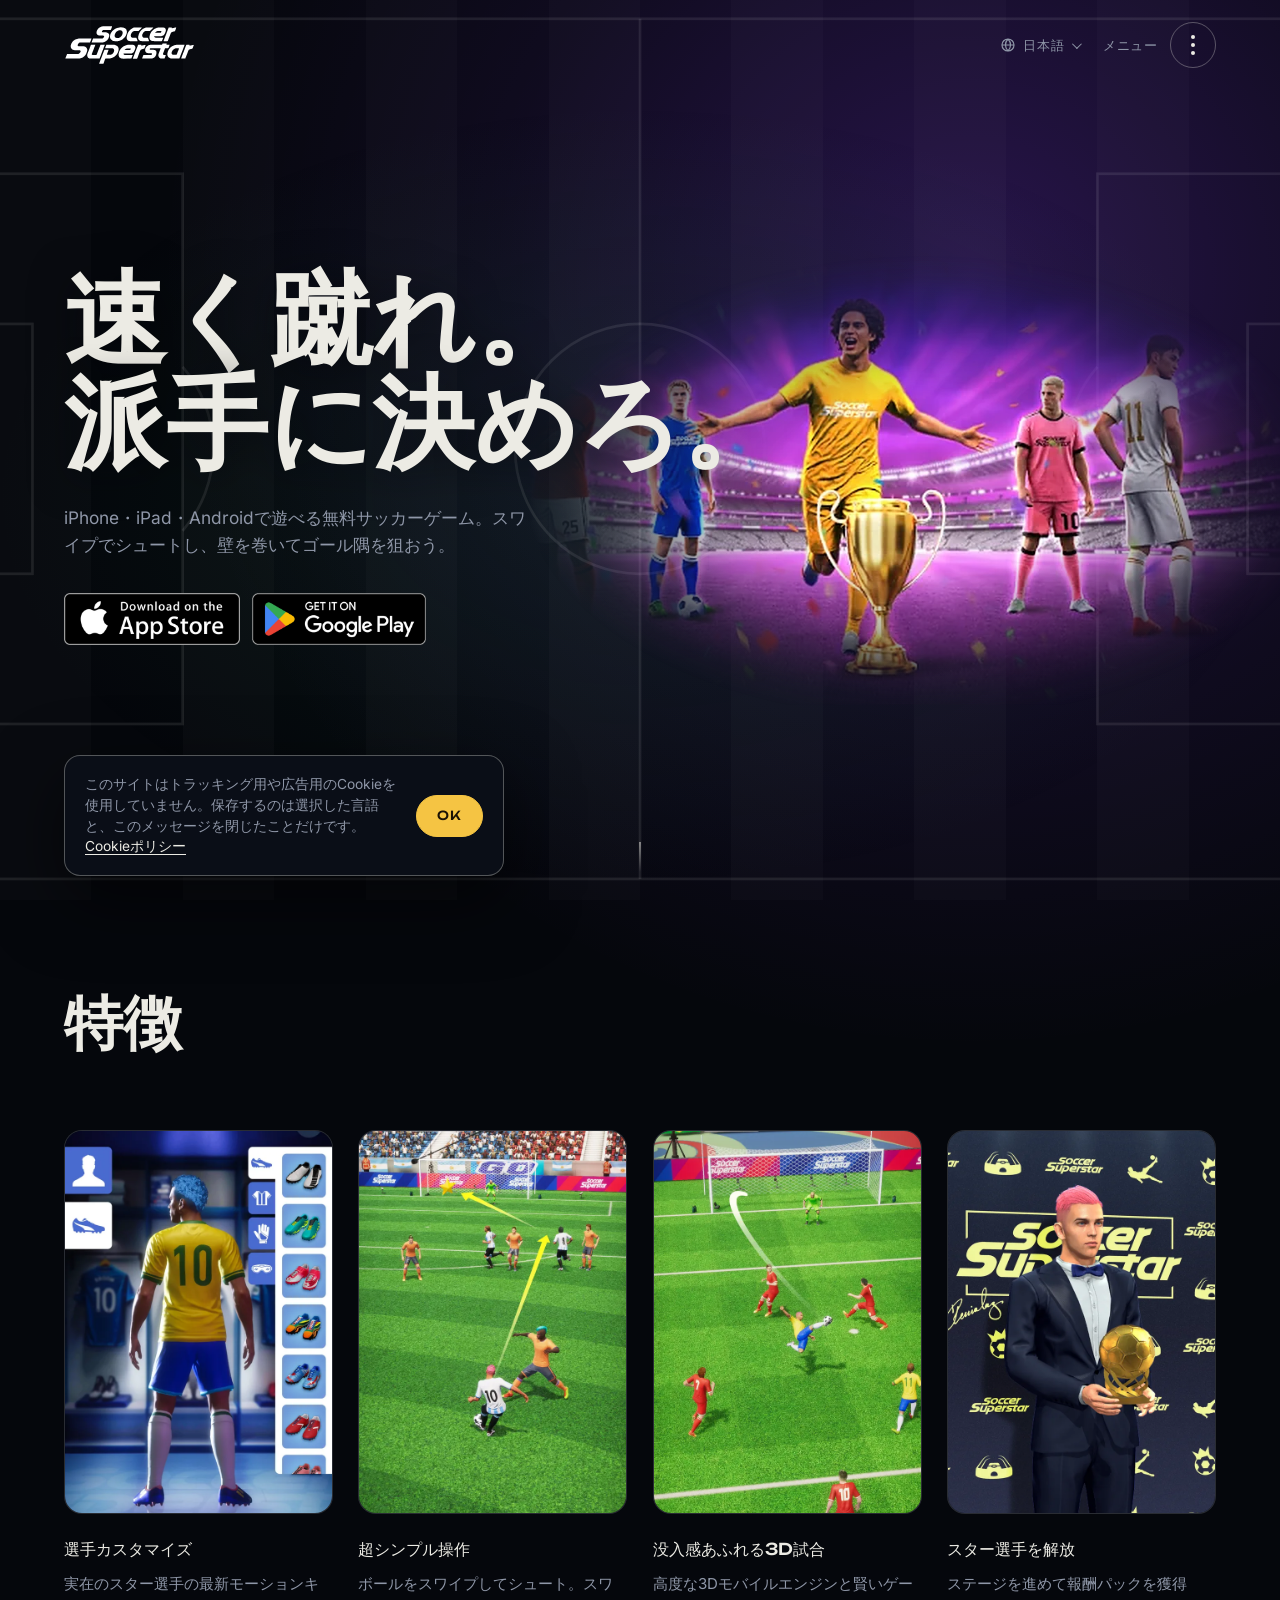
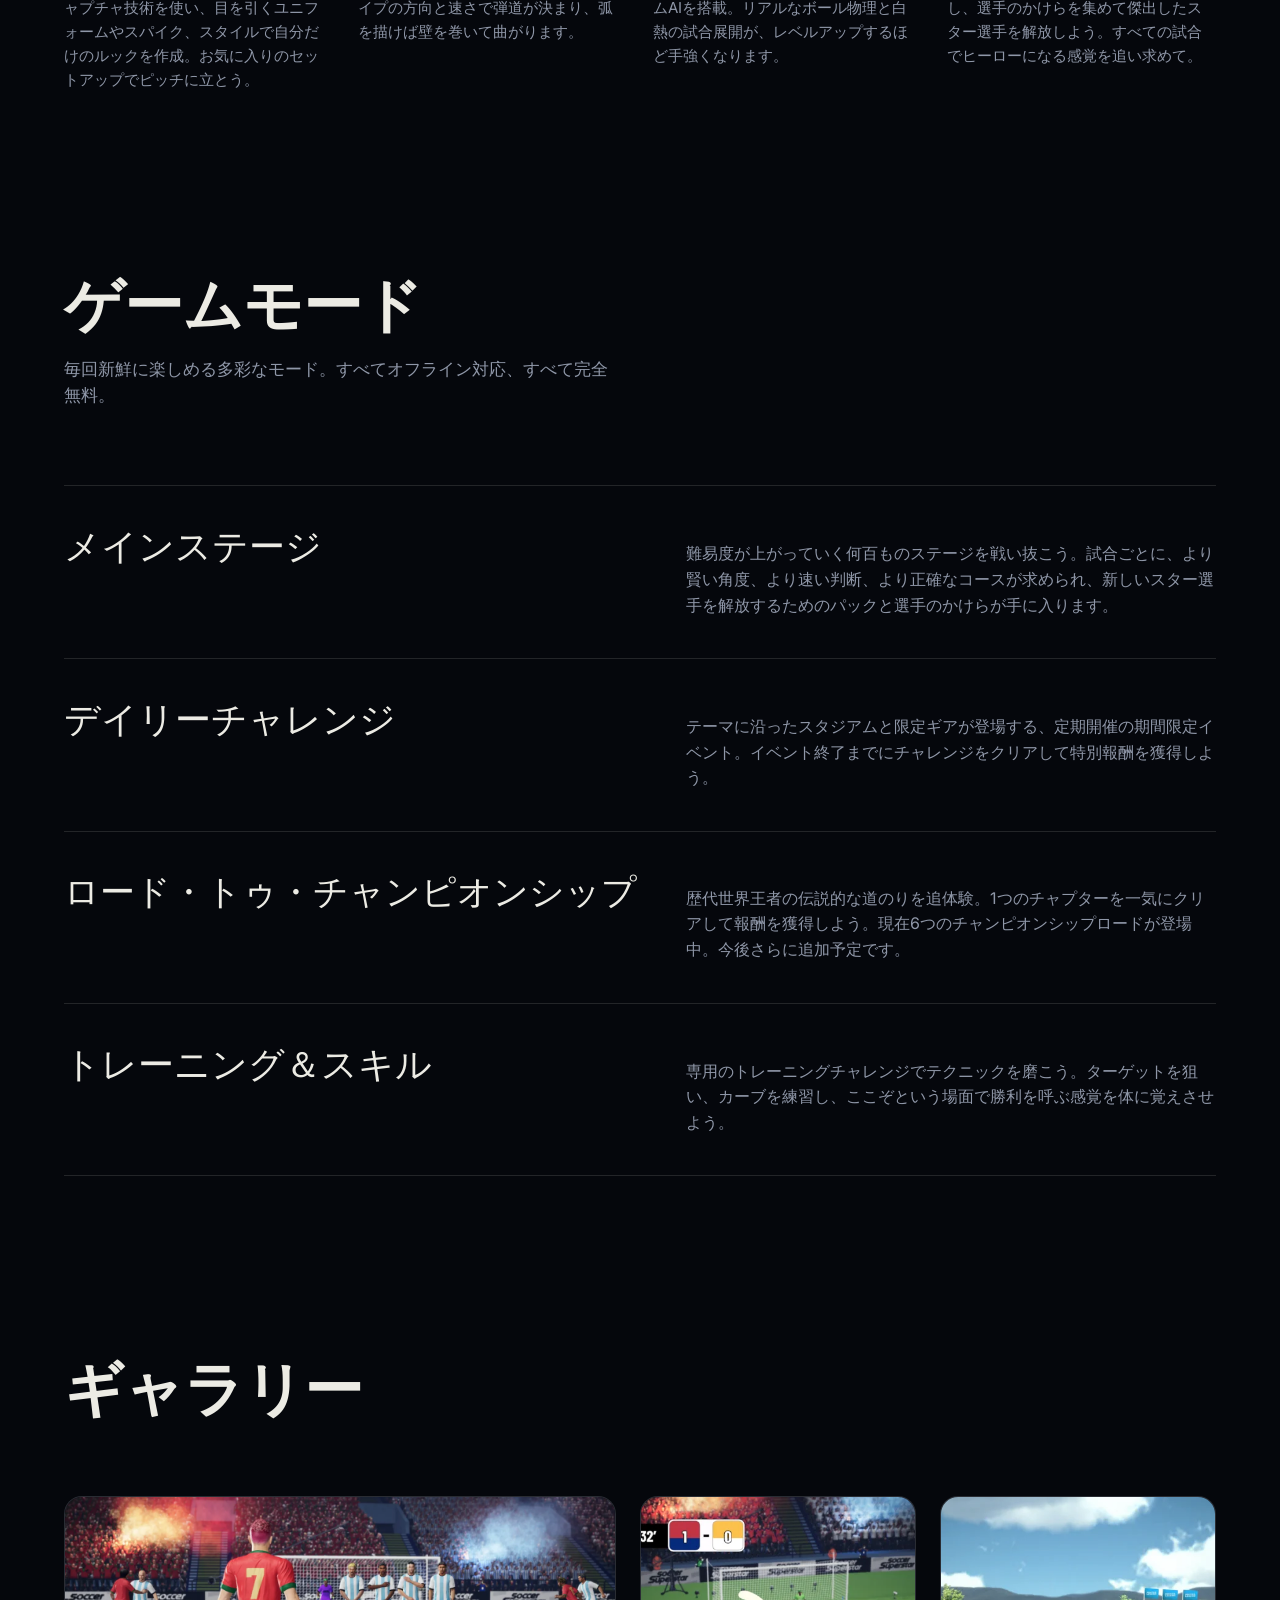
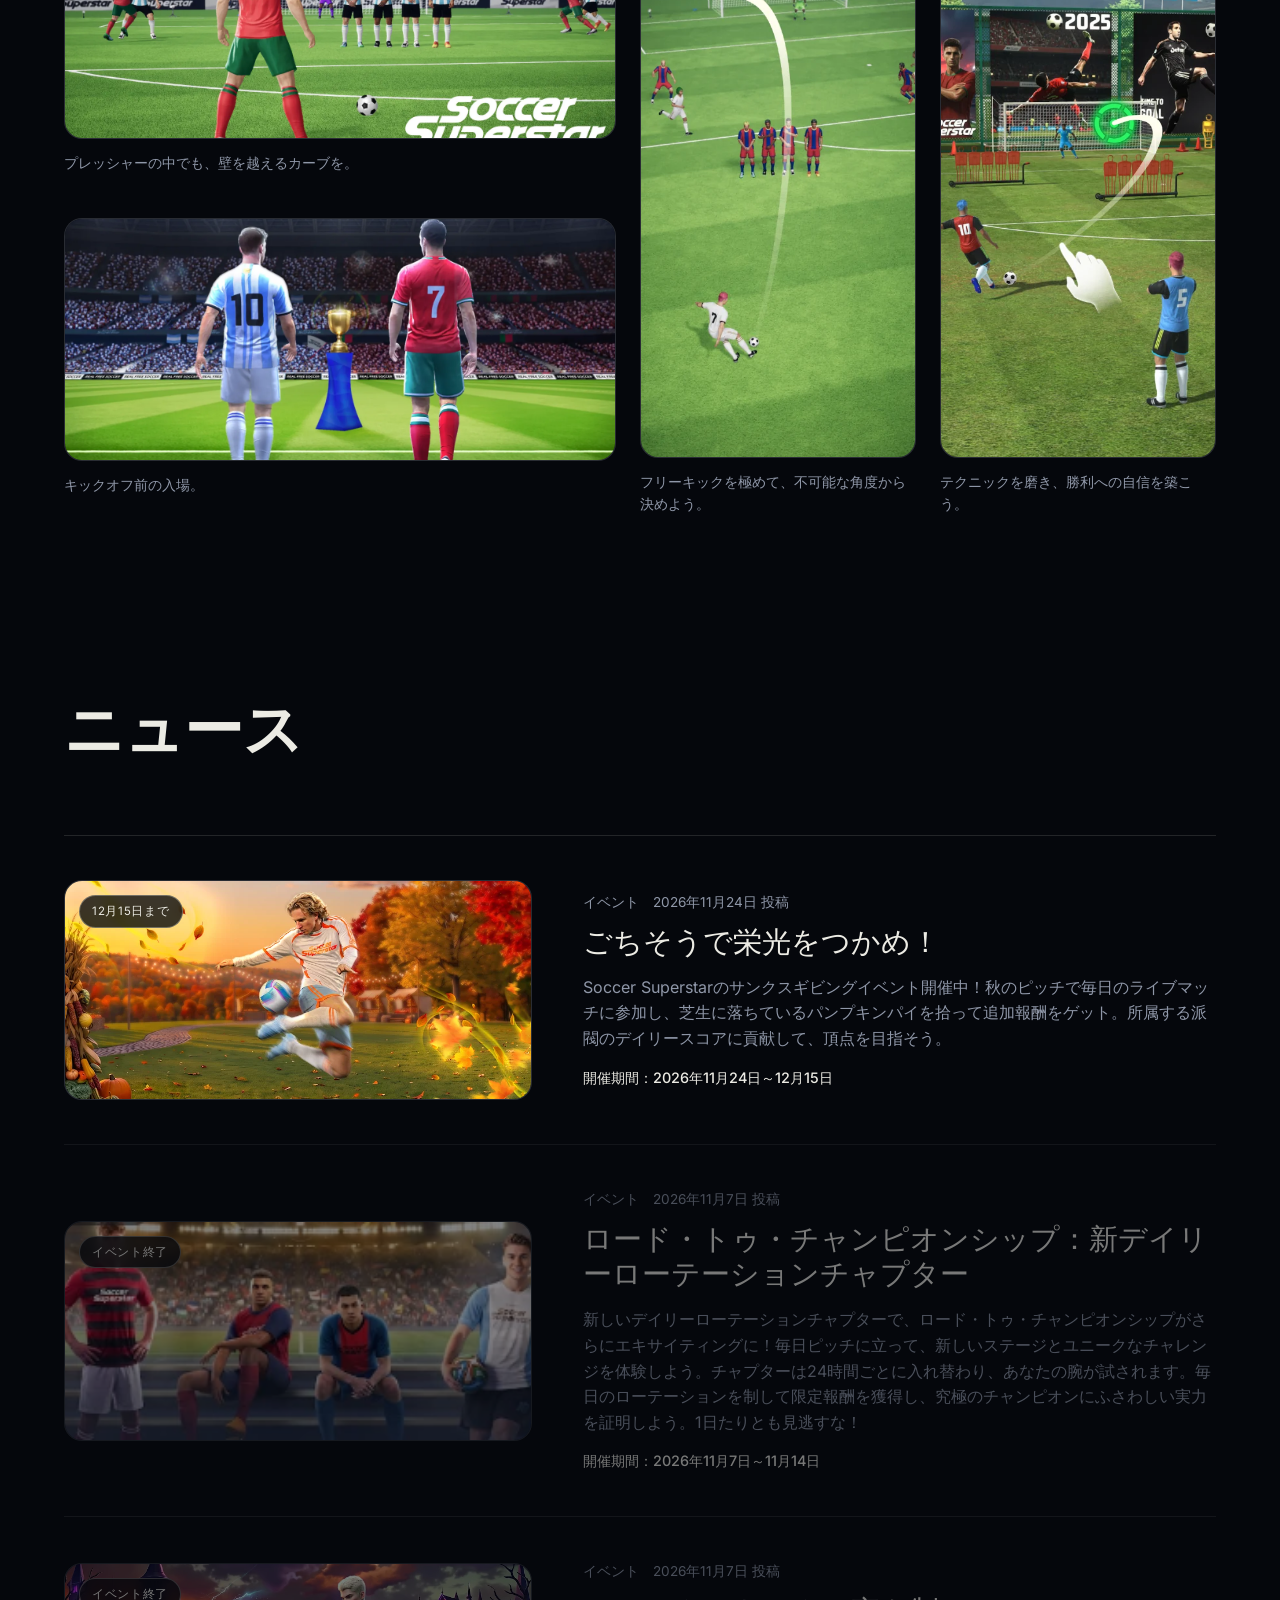
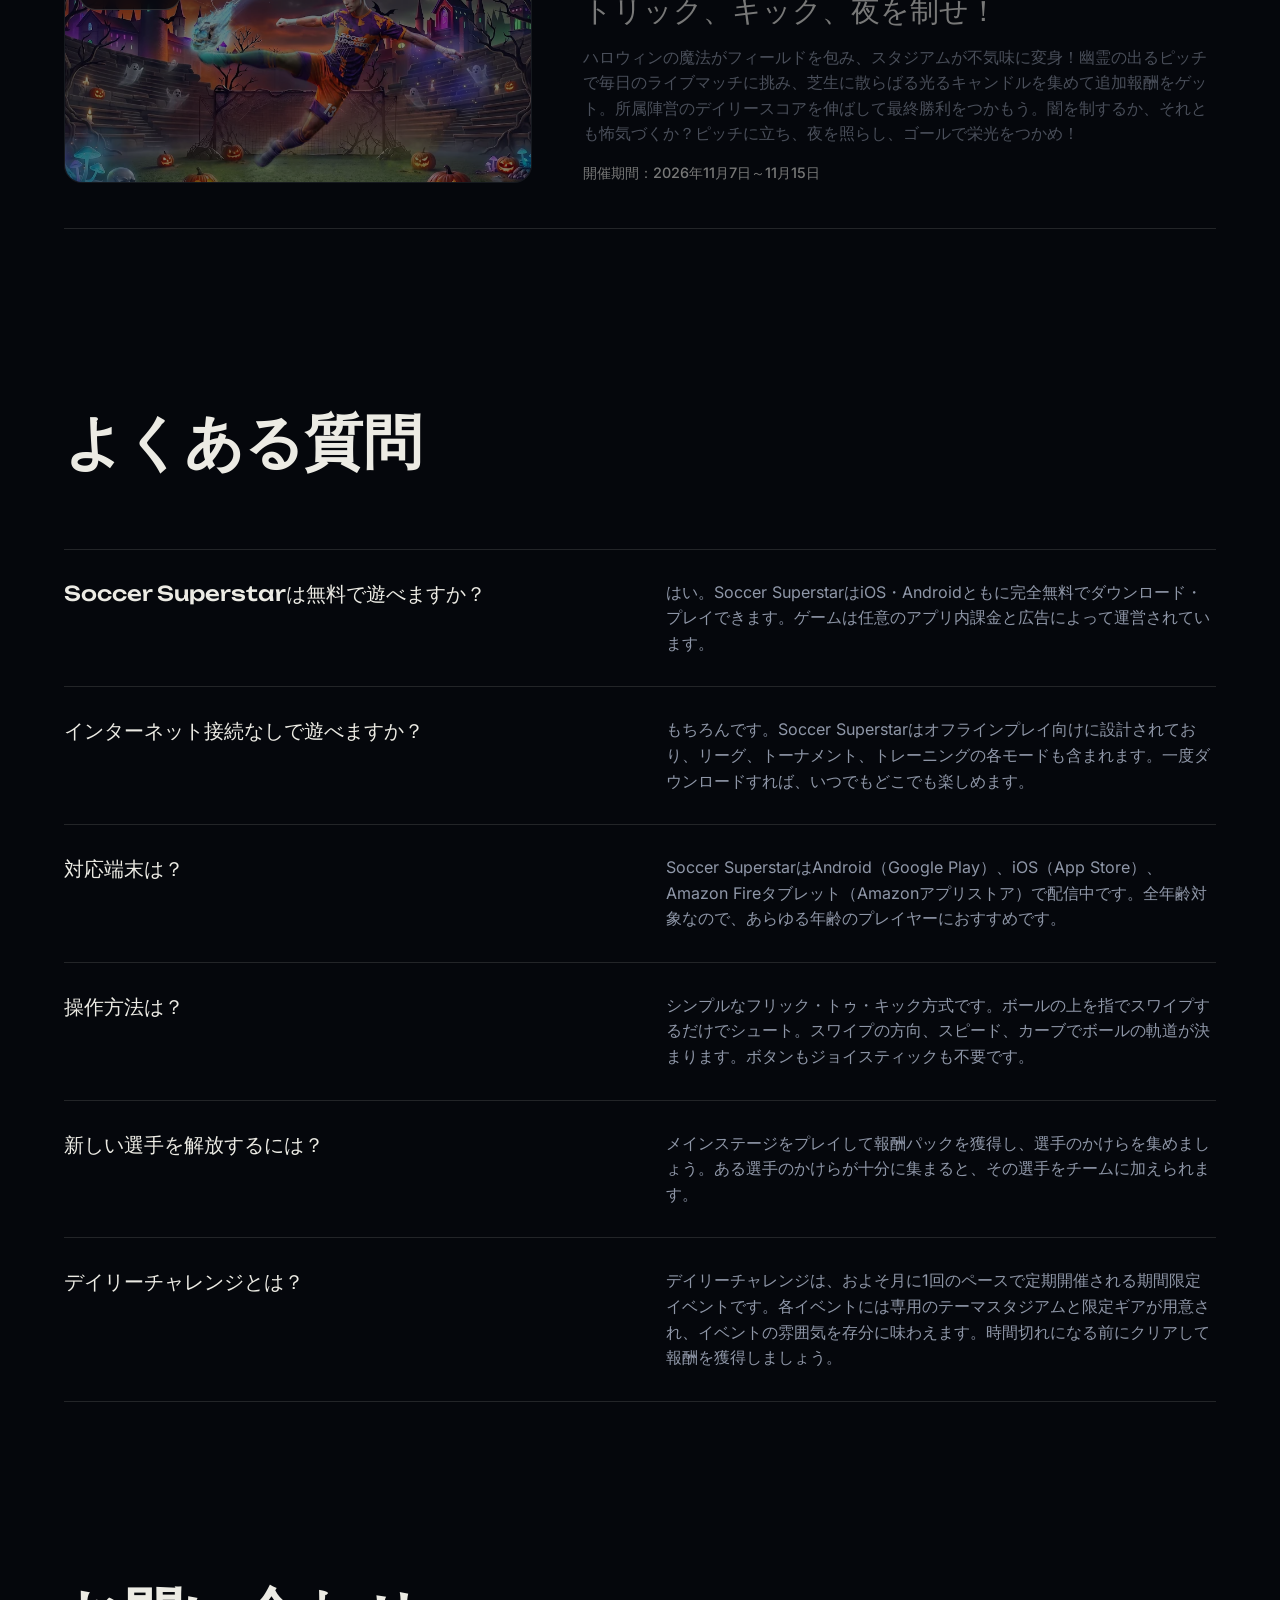
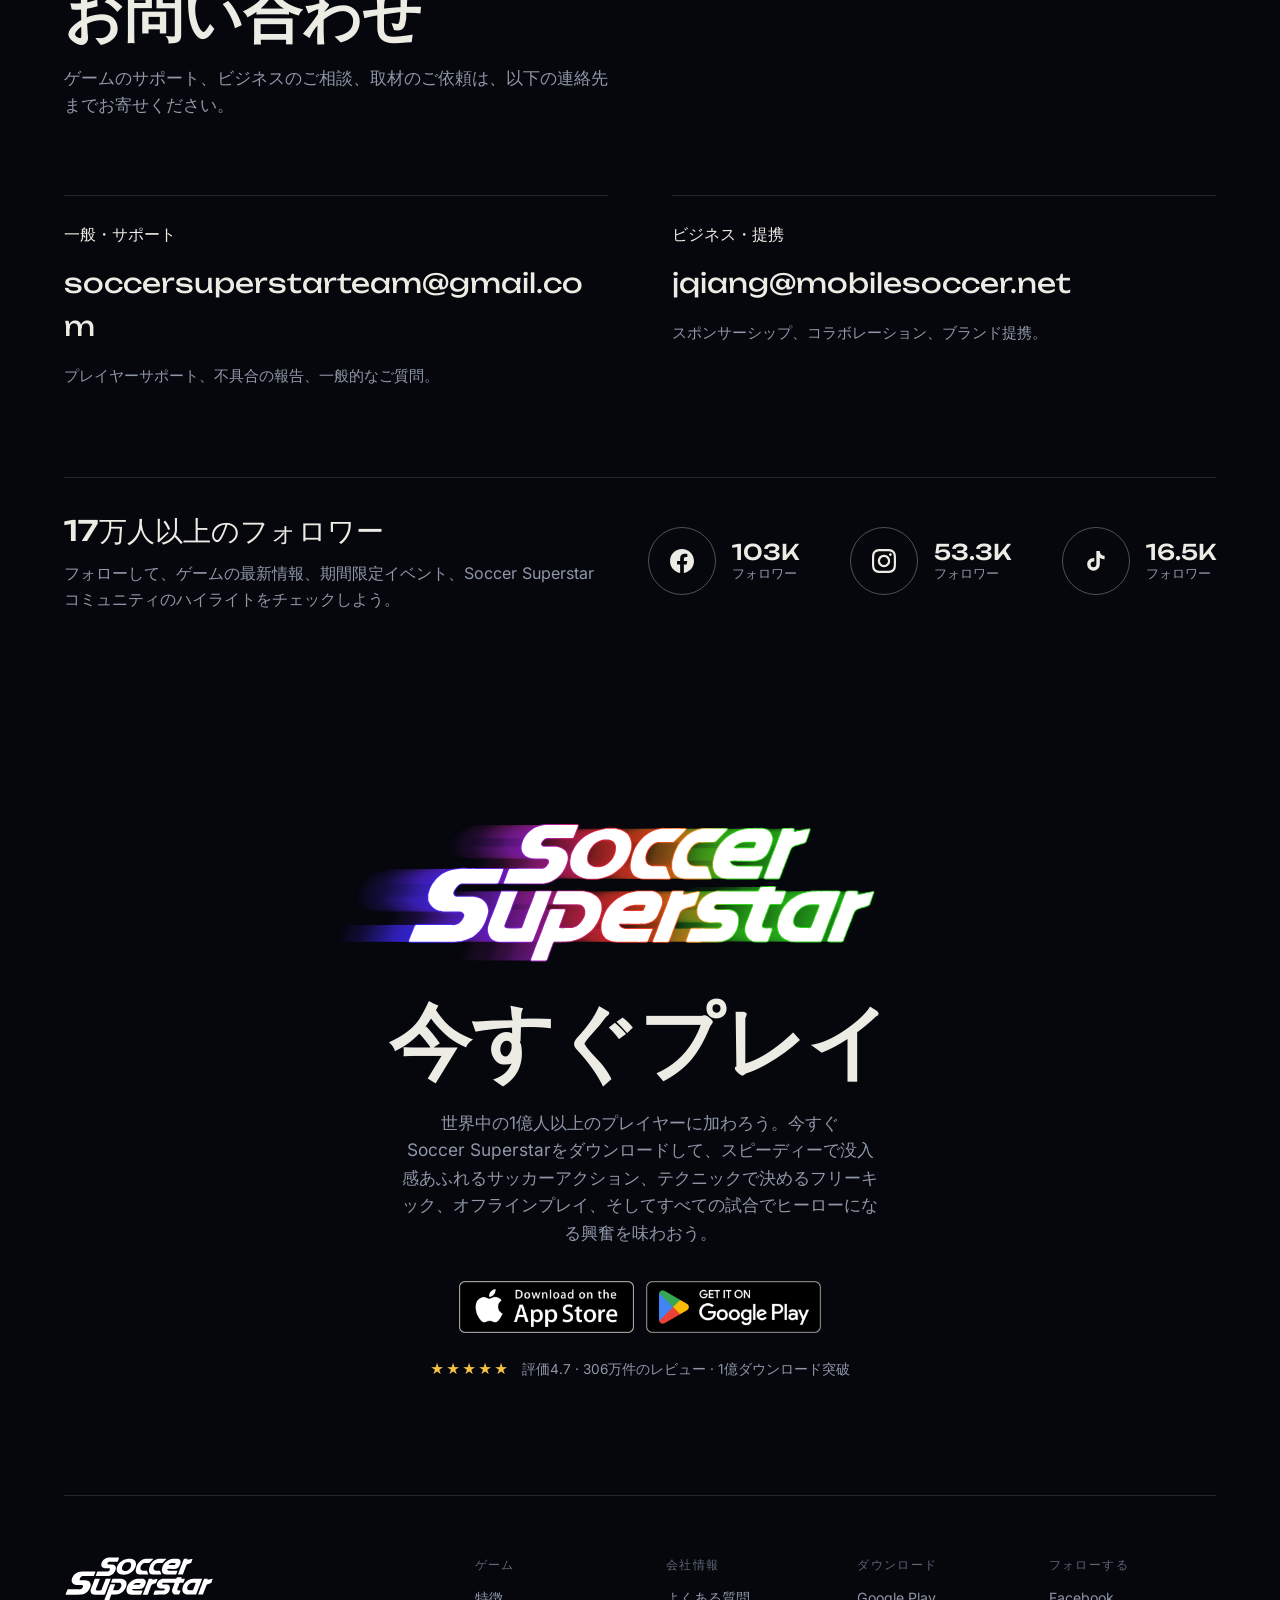
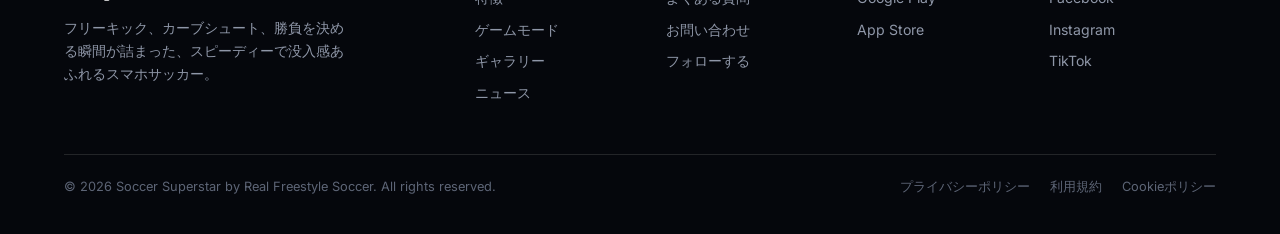
<file: ja/index.html>
<!DOCTYPE html>
<html lang="ja">
<head>
  <meta charset="UTF-8">
  <meta name="viewport" content="width=device-width, initial-scale=1.0">
  <title>Soccer Superstar｜iOS・Android対応の無料サッカーゲーム</title>
  <meta name="description" content="Soccer Superstarは、フリック操作、カーブシュート、フリーキック、オフラインプレイを楽しめる無料スマホサッカーゲーム。iOS・Androidでダウンロード。">
  <meta name="author" content="Real Freestyle Soccer">
  <meta name="robots" content="index, follow, max-image-preview:large">
  <link rel="canonical" href="https://www.simface.com/ja/">
  <link rel="alternate" hreflang="en" href="https://www.simface.com/">
  <link rel="alternate" hreflang="zh-Hans" href="https://www.simface.com/zh-cn/">
  <link rel="alternate" hreflang="es" href="https://www.simface.com/es/">
  <link rel="alternate" hreflang="pt" href="https://www.simface.com/pt/">
  <link rel="alternate" hreflang="fr" href="https://www.simface.com/fr/">
  <link rel="alternate" hreflang="ar" href="https://www.simface.com/ar/">
  <link rel="alternate" hreflang="id" href="https://www.simface.com/id/">
  <link rel="alternate" hreflang="ja" href="https://www.simface.com/ja/">
  <link rel="alternate" hreflang="x-default" href="https://www.simface.com/">

  <meta property="og:type" content="website">
  <meta property="og:site_name" content="Soccer Superstar">
  <meta property="og:title" content="Soccer Superstar 公式サイト">
  <meta property="og:description" content="Soccer Superstarをダウンロード。フリック操作、カーブシュート、オフラインプレイ、デイリーチャレンジ、ロード・トゥ・チャンピオンシップを楽しめる無料スマホサッカーゲーム。">
  <meta property="og:image" content="https://www.simface.com/assets/images/soccer-superstar-share.jpg">
  <meta property="og:image:width" content="1200">
  <meta property="og:image:height" content="630">
  <meta property="og:image:alt" content="満員のスタジアムで壁を前にフリーキックを狙うSoccer Superstarの選手">
  <meta property="og:url" content="https://www.simface.com/ja/">
  <meta property="og:locale" content="ja_JP">
  <meta property="og:locale:alternate" content="zh_CN">
  <meta property="og:locale:alternate" content="es_ES">
  <meta property="og:locale:alternate" content="pt_BR">
  <meta property="og:locale:alternate" content="fr_FR">
  <meta property="og:locale:alternate" content="ar_AR">
  <meta property="og:locale:alternate" content="id_ID">
  <meta property="og:locale:alternate" content="en_US">
  <meta name="twitter:card" content="summary_large_image">
  <meta name="twitter:title" content="Soccer Superstar 公式サイト">
  <meta name="twitter:description" content="フリック操作、カーブシュート、フリーキック、オフラインプレイ、チャンピオンシップイベントを楽しめる無料スマホサッカーゲーム。">
  <meta name="twitter:image" content="https://www.simface.com/assets/images/soccer-superstar-share.jpg">
  <meta name="twitter:image:alt" content="満員のスタジアムで壁を前にフリーキックを狙うSoccer Superstarの選手">

  <link rel="icon" type="image/svg+xml" href="/assets/icons/favicon.svg">
  <link rel="icon" type="image/png" sizes="32x32" href="/assets/icons/favicon-32.png">
  <link rel="apple-touch-icon" href="/assets/icons/apple-touch-icon.png">
  <link rel="manifest" href="/site.webmanifest">
  <meta name="theme-color" content="#05070c">
  <link rel="preload" href="/assets/fonts/unbounded-variable.woff" as="font" type="font/woff" crossorigin>
  <link rel="stylesheet" href="/styles.css">

  <script type="application/ld+json">
  {
    "@context": "https://schema.org",
    "@graph": [
      {
        "@type": "WebSite",
        "@id": "https://www.simface.com/#website",
        "url": "https://www.simface.com/ja/",
        "name": "Soccer Superstar 公式サイト",
        "description": "iOS・Android対応の無料サッカーゲーム、Soccer Superstarの公式サイト。",
        "publisher": {
          "@id": "https://www.simface.com/#organization"
        },
        "inLanguage": "ja"
      },
      {
        "@type": "Organization",
        "@id": "https://www.simface.com/#organization",
        "name": "Real Freestyle Soccer",
        "url": "https://www.simface.com/",
        "logo": "https://www.simface.com/assets/icons/icon-512.png",
        "sameAs": [
          "https://www.facebook.com/playsoccersuperstar/",
          "https://www.instagram.com/soccersuperstar2025/",
          "https://www.tiktok.com/@soccersuperstar"
        ]
      },
      {
        "@type": [
          "VideoGame",
          "MobileApplication"
        ],
        "@id": "https://www.simface.com/#soccer-superstar",
        "name": "Soccer Superstar",
        "url": "https://www.simface.com/ja/",
        "mainEntityOfPage": "https://www.simface.com/ja/",
        "identifier": "com.soccer.score.star",
        "author": {
          "@id": "https://www.simface.com/#organization"
        },
        "publisher": {
          "@id": "https://www.simface.com/#organization"
        },
        "genre": [
          "Sports Game",
          "Football Game",
          "Mobile Game"
        ],
        "applicationCategory": "GameApplication",
        "operatingSystem": "Android, iOS",
        "isAccessibleForFree": true,
        "image": [
          "https://www.simface.com/assets/images/soccer-superstar-hero-players.webp",
          "https://www.simface.com/assets/images/soccer-superstar-walkout-trophy-before-kickoff.webp",
          "https://www.simface.com/assets/images/soccer-superstar-player-customization-locker-room.webp"
        ],
        "description": "Soccer Superstarは、フリック操作、フリーキック、カーブシュート、選手カスタマイズ、オフラインプレイ、デイリーチャレンジ、ロード・トゥ・チャンピオンシップを備えた無料スマホサッカーゲームです。",
        "aggregateRating": {
          "@type": "AggregateRating",
          "ratingValue": "4.7",
          "ratingCount": "3060000",
          "bestRating": "5"
        },
        "offers": {
          "@type": "Offer",
          "price": "0",
          "priceCurrency": "USD",
          "availability": "https://schema.org/InStock"
        },
        "downloadUrl": [
          "https://play.google.com/store/apps/details?id=com.soccer.score.star&hl=ja",
          "https://apps.apple.com/us/app/soccer-superstar/id1550945606"
        ]
      },
      {
        "@type": "FAQPage",
        "@id": "https://www.simface.com/#faq-schema",
        "mainEntity": [
          {
            "@type": "Question",
            "name": "Soccer Superstarは無料で遊べますか？",
            "acceptedAnswer": {
              "@type": "Answer",
              "text": "はい。Soccer SuperstarはiOS・Androidともに完全無料でダウンロード・プレイできます。ゲームは任意のアプリ内課金と広告によって運営されています。"
            }
          },
          {
            "@type": "Question",
            "name": "Soccer Superstarはオフラインで遊べますか？",
            "acceptedAnswer": {
              "@type": "Answer",
              "text": "もちろんです。Soccer Superstarはオフラインプレイ向けに設計されており、リーグ、トーナメント、トレーニングの各モードも含まれます。一度ダウンロードすれば、いつでもどこでも楽しめます。"
            }
          },
          {
            "@type": "Question",
            "name": "Soccer Superstarの操作方法は？",
            "acceptedAnswer": {
              "@type": "Answer",
              "text": "シンプルなフリック・トゥ・キック方式です。ボールの上を指でスワイプするだけでシュート。スワイプの方向、スピード、カーブでボールの軌道が決まります。ボタンもジョイスティックも不要です。"
            }
          }
        ]
      }
    ]
  }
  </script>
</head>
<body>
  <div class="site-shell">
    <header class="topbar">
      <a class="brand" href="#home" aria-label="Soccer Superstar ホーム">
        <img class="brand-mark" src="/assets/brand/soccer-superstar-logo-white.svg" alt="Soccer Superstar" width="604" height="185">
      </a>
      <div class="topbar-right">
        <details class="lang-picker">
          <summary aria-label="言語"><svg viewBox="0 0 24 24" width="16" height="16" aria-hidden="true"><path fill="none" stroke="currentColor" stroke-width="1.8" d="M12 3a9 9 0 1 0 0 18 9 9 0 0 0 0-18Zm-9 9h18M12 3c2.5 2.6 3.8 5.6 3.8 9s-1.3 6.4-3.8 9c-2.5-2.6-3.8-5.6-3.8-9S9.5 5.6 12 3Z"/></svg><span class="lang-current">日本語</span></summary>
          <ul class="lang-menu">
            <li><a href="/" hreflang="en" lang="en" data-lang="en">English</a></li>
            <li><a href="/zh-cn/" hreflang="zh-Hans" lang="zh-Hans" data-lang="zh-cn">简体中文</a></li>
            <li><a href="/es/" hreflang="es" lang="es" data-lang="es">Español</a></li>
            <li><a href="/pt/" hreflang="pt" lang="pt" data-lang="pt">Português</a></li>
            <li><a href="/fr/" hreflang="fr" lang="fr" data-lang="fr">Français</a></li>
            <li><a href="/ar/" hreflang="ar" lang="ar" data-lang="ar">العربية</a></li>
            <li><a href="/id/" hreflang="id" lang="id" data-lang="id">Bahasa Indonesia</a></li>
            <li><a href="/ja/" hreflang="ja" lang="ja" data-lang="ja" aria-current="true">日本語</a></li>
          </ul>
        </details>
        <button class="nav-toggle" aria-label="メニューを開閉" aria-expanded="false" aria-controls="site-menu">
          <span class="nav-toggle-label">メニュー</span>
          <span class="nav-toggle-dots" aria-hidden="true"><span></span><span></span><span></span></span>
        </button>
      </div>
      <nav class="nav" id="site-menu" aria-label="メインナビゲーション">
        <a href="#features">特徴</a>
        <a href="#modes">ゲームモード</a>
        <a href="#gallery">ギャラリー</a>
        <a href="#news">ニュース</a>
        <a href="#faq">よくある質問</a>
        <a href="#contact">お問い合わせ</a>
        <a href="#play" class="nav-cta">今すぐプレイ</a>
      </nav>
    </header>

    <div class="pitch-bg" aria-hidden="true"></div>

    <main id="home">

      <!-- ═══ HERO ═══ -->
      <section class="hero">
        <div class="hero-copy">
          <h1><span class="visually-hidden">Soccer Superstar: </span>速く蹴れ。<br>派手に決めろ。</h1>
          <p class="hero-text">iPhone・iPad・Androidで遊べる無料サッカーゲーム。スワイプでシュートし、壁を巻いてゴール隅を狙おう。</p>
          <div class="store-links" aria-label="Soccer Superstarをダウンロード">
            <a href="https://apps.apple.com/us/app/soccer-superstar/id1550945606" class="store-badge" target="_blank" rel="noopener noreferrer"><img src="/assets/badges/app-store-en.png" alt="App Storeからダウンロード" width="540" height="160"></a>
            <a href="https://play.google.com/store/apps/details?id=com.soccer.score.star&amp;hl=ja" class="store-badge" target="_blank" rel="noopener noreferrer"><img src="/assets/badges/google-play-en.png" alt="Google Playで手に入れよう" width="538" height="160"></a>
          </div>
        </div>
        <div class="hero-art">
          <img src="/assets/images/soccer-superstar-hero-players.webp" alt="紫にライトアップされたスタジアムで金色のトロフィーを囲むSoccer Superstarのサッカーヒーローたち" width="1220" height="682" fetchpriority="high">
        </div>
        <a href="#features" class="hero-link" aria-label="特徴"><span aria-hidden="true"></span></a>
      </section>

      <!-- ═══ FEATURES ═══ -->
      <section class="features section" id="features">
        <div class="section-heading">
          <h2>特徴</h2>
        </div>
        <div class="feature-grid">
          <article class="feature-card frame-cut">
            <img src="/assets/images/soccer-superstar-player-customization-locker-room.webp" alt="黄色いユニフォームの背番号10の選手とスパイクの選択肢が表示されたSoccer Superstarの選手カスタマイズ画面" width="640" height="1138" loading="lazy">
            <div class="feature-card-copy">
              <h3>選手カスタマイズ</h3>
              <p>実在のスター選手の最新モーションキャプチャ技術を使い、目を引くユニフォームやスパイク、スタイルで自分だけのルックを作成。お気に入りのセットアップでピッチに立とう。</p>
            </div>
          </article>
          <article class="feature-card frame-cut">
            <img src="/assets/images/soccer-superstar-flick-pass-arrows-controls.webp" alt="パスを狙うSoccer Superstarの背番号10。矢印がゴールへのボールの軌道を示す" width="640" height="1138" loading="lazy">
            <div class="feature-card-copy">
              <h3>超シンプル操作</h3>
              <p>ボールをスワイプしてシュート。スワイプの方向と速さで弾道が決まり、弧を描けば壁を巻いて曲がります。</p>
            </div>
          </article>
          <article class="feature-card frame-cut">
            <img src="/assets/images/soccer-superstar-scissor-kick-volley.webp" alt="ゴール前でディフェンダーとスタジアムの観客が見守るSoccer Superstarのオーバーヘッドキック" width="640" height="1138" loading="lazy">
            <div class="feature-card-copy">
              <h3>没入感あふれる3D試合</h3>
              <p>高度な3Dモバイルエンジンと賢いゲームAIを搭載。リアルなボール物理と白熱の試合展開が、レベルアップするほど手強くなります。</p>
            </div>
          </article>
          <article class="feature-card frame-cut">
            <img src="/assets/images/soccer-superstar-awards-ceremony-golden-ball.webp" alt="ピンクの髪の選手が金色のボールのトロフィーを掲げるSoccer Superstarの表彰式" width="640" height="1138" loading="lazy">
            <div class="feature-card-copy">
              <h3>スター選手を解放</h3>
              <p>ステージを進めて報酬パックを獲得し、選手のかけらを集めて傑出したスター選手を解放しよう。すべての試合でヒーローになる感覚を追い求めて。</p>
            </div>
          </article>
        </div>
      </section>

      <!-- ═══ GAME MODES ═══ -->
      <section class="modes section" id="modes">
        <div class="section-heading">
          <h2>ゲームモード</h2>
          <p class="section-subtext">毎回新鮮に楽しめる多彩なモード。すべてオフライン対応、すべて完全無料。</p>
        </div>
        <div class="modes-grid">
          <div class="mode-card frame-cut">
            <div class="mode-icon" aria-hidden="true">⚽</div>
            <h3>メインステージ</h3>
            <p>難易度が上がっていく何百ものステージを戦い抜こう。試合ごとに、より賢い角度、より速い判断、より正確なコースが求められ、新しいスター選手を解放するためのパックと選手のかけらが手に入ります。</p>
          </div>
          <div class="mode-card frame-cut">
            <div class="mode-icon" aria-hidden="true">🏆</div>
            <h3>デイリーチャレンジ</h3>
            <p>テーマに沿ったスタジアムと限定ギアが登場する、定期開催の期間限定イベント。イベント終了までにチャレンジをクリアして特別報酬を獲得しよう。</p>
          </div>
          <div class="mode-card frame-cut">
            <div class="mode-icon" aria-hidden="true">🌍</div>
            <h3>ロード・トゥ・チャンピオンシップ</h3>
            <p>歴代世界王者の伝説的な道のりを追体験。1つのチャプターを一気にクリアして報酬を獲得しよう。現在6つのチャンピオンシップロードが登場中。今後さらに追加予定です。</p>
          </div>
          <div class="mode-card frame-cut">
            <div class="mode-icon" aria-hidden="true">🎽</div>
            <h3>トレーニング＆スキル</h3>
            <p>専用のトレーニングチャレンジでテクニックを磨こう。ターゲットを狙い、カーブを練習し、ここぞという場面で勝利を呼ぶ感覚を体に覚えさせよう。</p>
          </div>
        </div>
      </section>

      <!-- ═══ GALLERY ═══ -->
      <section class="gallery section" id="gallery">
        <div class="section-heading">
          <h2>ギャラリー</h2>
        </div>
        <div class="gallery-grid">
          <figure class="gallery-card frame-cut landscape">
            <img src="/assets/images/soccer-superstar-free-kick-key-art.webp" alt="スタジアムで観客が発炎筒をたく中、ポルトガル対アルゼンチンのフリーキックシーン（Soccer Superstar）" width="1400" height="788" loading="lazy">
            <figcaption>プレッシャーの中でも、壁を越えるカーブを。</figcaption>
          </figure>
          <figure class="gallery-card frame-cut landscape">
            <img src="/assets/images/soccer-superstar-walkout-trophy-before-kickoff.webp" alt="キックオフ前に背番号10と7の選手がトロフィーに向かって歩くSoccer Superstarのスタジアムシーン" width="1400" height="790" loading="lazy">
            <figcaption>キックオフ前の入場。</figcaption>
          </figure>
          <figure class="gallery-card frame-cut portrait">
            <img src="/assets/images/soccer-superstar-free-kick-wall-challenge.webp" alt="白いユニフォームのSoccer Superstarの選手が壁を越えてゴールへフリーキック" width="507" height="863" loading="lazy">
            <figcaption>フリーキックを極めて、不可能な角度から決めよう。</figcaption>
          </figure>
          <figure class="gallery-card frame-cut portrait">
            <img src="/assets/images/soccer-superstar-training-target-challenge.webp" alt="手のアイコンがカーブシュートの軌道を示すSoccer Superstarのターゲットトレーニング" width="511" height="913" loading="lazy">
            <figcaption>テクニックを磨き、勝利への自信を築こう。</figcaption>
          </figure>
        </div>
      </section>

      <!-- ═══ NEWS ═══ -->
      <!-- To add a post: copy one <article class="news-card">, put it first, update the image, text and data-ends (YYYY-MM-DD).
           Every post shows the date it was posted (<time class="news-date">, datetime = YYYY-MM-DD) and the event dates (<p class="news-when">). -->
      <section class="news section" id="news" data-ended-label="イベント終了">
        <div class="section-heading">
          <h2>ニュース</h2>
        </div>
        <div class="news-grid">
          <article class="news-card frame-cut" data-ends="2026-12-15">
            <div class="news-media">
              <img src="/assets/images/soccer-superstar-news-thanksgiving-feast-your-way-to-glory.webp" alt="紅葉が舞う秋のピッチで、カボチャと収穫の飾りを背景にボレーシュートを放つSoccer Superstarの選手" width="814" height="454" loading="lazy">
              <span class="news-badge">12月15日まで</span>
            </div>
            <div class="news-copy">
              <div class="news-meta"><p class="news-tag">イベント</p><time class="news-date" datetime="2026-11-24">2026年11月24日 投稿</time></div>
              <h3>ごちそうで栄光をつかめ！</h3>
              <p>Soccer Superstarのサンクスギビングイベント開催中！秋のピッチで毎日のライブマッチに参加し、芝生に落ちているパンプキンパイを拾って追加報酬をゲット。所属する派閥のデイリースコアに貢献して、頂点を目指そう。</p>
              <p class="news-when">開催期間：2026年11月24日～12月15日</p>
            </div>
          </article>
          <article class="news-card frame-cut" data-ends="2026-11-14">
            <div class="news-media">
              <img src="/assets/images/soccer-superstar-news-road-to-the-championship-daily-chapters.webp" alt="トロフィーが並ぶスタジアムの通路で待機する4人のSoccer Superstarの選手" width="407" height="132" loading="lazy">
              <span class="news-badge">11月14日まで</span>
            </div>
            <div class="news-copy">
              <div class="news-meta"><p class="news-tag">イベント</p><time class="news-date" datetime="2026-11-07">2026年11月7日 投稿</time></div>
              <h3>ロード・トゥ・チャンピオンシップ：新デイリーローテーションチャプター</h3>
              <p>新しいデイリーローテーションチャプターで、ロード・トゥ・チャンピオンシップがさらにエキサイティングに！毎日ピッチに立って、新しいステージとユニークなチャレンジを体験しよう。チャプターは24時間ごとに入れ替わり、あなたの腕が試されます。毎日のローテーションを制して限定報酬を獲得し、究極のチャンピオンにふさわしい実力を証明しよう。1日たりとも見逃すな！</p>
              <p class="news-when">開催期間：2026年11月7日～11月14日</p>
            </div>
          </article>
          <article class="news-card frame-cut" data-ends="2026-11-15">
            <div class="news-media">
              <img src="/assets/images/soccer-superstar-news-halloween-trick-kick-claim-the-night.webp" alt="カボチャとゴーストに囲まれたハロウィンの幽霊スタジアムで、燃えるドクロのボールをボレーで蹴るSoccer Superstarの選手" width="822" height="450" loading="lazy">
              <span class="news-badge">11月15日まで</span>
            </div>
            <div class="news-copy">
              <div class="news-meta"><p class="news-tag">イベント</p><time class="news-date" datetime="2026-11-07">2026年11月7日 投稿</time></div>
              <h3>トリック、キック、夜を制せ！</h3>
              <p>ハロウィンの魔法がフィールドを包み、スタジアムが不気味に変身！幽霊の出るピッチで毎日のライブマッチに挑み、芝生に散らばる光るキャンドルを集めて追加報酬をゲット。所属陣営のデイリースコアを伸ばして最終勝利をつかもう。闇を制するか、それとも怖気づくか？ピッチに立ち、夜を照らし、ゴールで栄光をつかめ！</p>
              <p class="news-when">開催期間：2026年11月7日～11月15日</p>
            </div>
          </article>
        </div>
      </section>

      <!-- ═══ FAQ ═══ -->
      <section class="faq section" id="faq">
        <div class="section-heading">
          <h2>よくある質問</h2>
        </div>
        <div class="faq-grid">
          <div class="faq-item frame-cut">
            <h3 class="faq-q">Soccer Superstarは無料で遊べますか？</h3>
            <p class="faq-a">はい。Soccer SuperstarはiOS・Androidともに完全無料でダウンロード・プレイできます。ゲームは任意のアプリ内課金と広告によって運営されています。</p>
          </div>
          <div class="faq-item frame-cut">
            <h3 class="faq-q">インターネット接続なしで遊べますか？</h3>
            <p class="faq-a">もちろんです。Soccer Superstarはオフラインプレイ向けに設計されており、リーグ、トーナメント、トレーニングの各モードも含まれます。一度ダウンロードすれば、いつでもどこでも楽しめます。</p>
          </div>
          <div class="faq-item frame-cut">
            <h3 class="faq-q">対応端末は？</h3>
            <p class="faq-a">Soccer SuperstarはAndroid（Google Play）、iOS（App Store）、Amazon Fireタブレット（Amazonアプリストア）で配信中です。全年齢対象なので、あらゆる年齢のプレイヤーにおすすめです。</p>
          </div>
          <div class="faq-item frame-cut">
            <h3 class="faq-q">操作方法は？</h3>
            <p class="faq-a">シンプルなフリック・トゥ・キック方式です。ボールの上を指でスワイプするだけでシュート。スワイプの方向、スピード、カーブでボールの軌道が決まります。ボタンもジョイスティックも不要です。</p>
          </div>
          <div class="faq-item frame-cut">
            <h3 class="faq-q">新しい選手を解放するには？</h3>
            <p class="faq-a">メインステージをプレイして報酬パックを獲得し、選手のかけらを集めましょう。ある選手のかけらが十分に集まると、その選手をチームに加えられます。</p>
          </div>
          <div class="faq-item frame-cut">
            <h3 class="faq-q">デイリーチャレンジとは？</h3>
            <p class="faq-a">デイリーチャレンジは、およそ月に1回のペースで定期開催される期間限定イベントです。各イベントには専用のテーマスタジアムと限定ギアが用意され、イベントの雰囲気を存分に味わえます。時間切れになる前にクリアして報酬を獲得しましょう。</p>
          </div>
        </div>
      </section>

      <!-- ═══ CONTACT ═══ -->
      <section class="contact section" id="contact">
        <div class="section-heading">
          <h2>お問い合わせ</h2>
          <p>ゲームのサポート、ビジネスのご相談、取材のご依頼は、以下の連絡先までお寄せください。</p>
        </div>
        <div class="contact-grid">
          <article class="contact-card frame-cut">
            <h3>一般・サポート</h3>
            <p><a href="mailto:soccersuperstarteam@gmail.com">soccersuperstarteam@gmail.com</a></p>
            <p class="contact-note">プレイヤーサポート、不具合の報告、一般的なご質問。</p>
          </article>
          <article class="contact-card frame-cut">
            <h3>ビジネス・提携</h3>
            <p><a href="mailto:jqiang@mobilesoccer.net">jqiang@mobilesoccer.net</a></p>
            <p class="contact-note">スポンサーシップ、コラボレーション、ブランド提携。</p>
          </article>
        </div>
        <div class="social-row" id="social">
          <h3>17万人以上のフォロワー</h3>
          <p class="social-note">フォローして、ゲームの最新情報、期間限定イベント、Soccer Superstarコミュニティのハイライトをチェックしよう。</p>
          <div class="social-grid">

            <!-- Facebook -->
            <a class="social-card social-card--fb" href="https://www.facebook.com/playsoccersuperstar/" target="_blank" rel="noopener noreferrer" aria-label="FacebookでSoccer Superstarをフォロー">
              <span class="social-icon"><svg aria-hidden="true" focusable="false" xmlns="http://www.w3.org/2000/svg" viewBox="0 0 24 24" fill="currentColor"><path d="M24 12.073C24 5.405 18.627 0 12 0S0 5.405 0 12.073C0 18.1 4.388 23.094 10.125 24v-8.437H7.078v-3.49h3.047V9.41c0-3.025 1.792-4.697 4.533-4.697 1.313 0 2.686.235 2.686.235v2.97h-1.514c-1.491 0-1.956.93-1.956 1.883v2.252h3.328l-.532 3.49h-2.796V24C19.612 23.094 24 18.1 24 12.073z"/></svg></span>
              <div class="social-stat-row">
                <div class="social-stat">
                  <strong>103K</strong>
                  <span>フォロワー</span>
                </div>
              </div>
            </a>

            <!-- Instagram -->
            <a class="social-card social-card--ig" href="https://www.instagram.com/soccersuperstarofficial/" target="_blank" rel="noopener noreferrer" aria-label="InstagramでSoccer Superstarをフォロー">
              <span class="social-icon"><svg aria-hidden="true" focusable="false" xmlns="http://www.w3.org/2000/svg" viewBox="0 0 24 24" fill="currentColor"><path d="M12 2.163c3.204 0 3.584.012 4.85.07 3.252.148 4.771 1.691 4.919 4.919.058 1.265.069 1.645.069 4.849 0 3.205-.012 3.584-.069 4.849-.149 3.225-1.664 4.771-4.919 4.919-1.266.058-1.644.07-4.85.07-3.204 0-3.584-.012-4.849-.07-3.26-.149-4.771-1.699-4.919-4.92-.058-1.265-.07-1.644-.07-4.849 0-3.204.013-3.583.07-4.849.149-3.227 1.664-4.771 4.919-4.919 1.266-.057 1.645-.069 4.849-.069zm0-2.163c-3.259 0-3.667.014-4.947.072-4.358.2-6.78 2.618-6.98 6.98-.059 1.281-.073 1.689-.073 4.948 0 3.259.014 3.668.072 4.948.2 4.358 2.618 6.78 6.98 6.98 1.281.058 1.689.072 4.948.072 3.259 0 3.668-.014 4.948-.072 4.354-.2 6.782-2.618 6.979-6.98.059-1.28.073-1.689.073-4.948 0-3.259-.014-3.667-.072-4.947-.196-4.354-2.617-6.78-6.979-6.98-1.281-.059-1.69-.073-4.949-.073zm0 5.838c-3.403 0-6.162 2.759-6.162 6.162s2.759 6.163 6.162 6.163 6.162-2.759 6.162-6.163c0-3.403-2.759-6.162-6.162-6.162zm0 10.162c-2.209 0-4-1.79-4-4 0-2.209 1.791-4 4-4s4 1.791 4 4c0 2.21-1.791 4-4 4zm6.406-11.845c-.796 0-1.441.645-1.441 1.44s.645 1.44 1.441 1.44c.795 0 1.439-.645 1.439-1.44s-.644-1.44-1.439-1.44z"/></svg></span>
              <div class="social-stat-row">
                <div class="social-stat">
                  <strong>53.3K</strong>
                  <span>フォロワー</span>
                </div>
              </div>
            </a>

            <!-- TikTok -->
            <a class="social-card social-card--tt" href="https://www.tiktok.com/@soccersuperstar" target="_blank" rel="noopener noreferrer" aria-label="TikTokでSoccer Superstarをフォロー">
              <span class="social-icon"><svg aria-hidden="true" focusable="false" xmlns="http://www.w3.org/2000/svg" viewBox="0 0 24 24" fill="currentColor"><path d="M19.59 6.69a4.83 4.83 0 0 1-3.77-4.25V2h-3.45v13.67a2.89 2.89 0 0 1-2.88 2.5 2.89 2.89 0 0 1-2.89-2.89 2.89 2.89 0 0 1 2.89-2.89c.28 0 .54.04.79.1V9.01a6.33 6.33 0 0 0-.79-.05 6.34 6.34 0 0 0-6.34 6.34 6.34 6.34 0 0 0 6.34 6.34 6.34 6.34 0 0 0 6.33-6.34V8.69a8.18 8.18 0 0 0 4.78 1.52V6.75a4.85 4.85 0 0 1-1.01-.06z"/></svg></span>
              <div class="social-stat-row">
                <div class="social-stat">
                  <strong>16.5K</strong>
                  <span>フォロワー</span>
                </div>
              </div>
            </a>

          </div>
        </div>
      </section>

      <!-- ═══ CTA / DOWNLOAD ═══ -->
      <section class="cta section" id="play">
        <div class="cta-panel frame-cut">
          <img class="cta-logo" src="/assets/brand/soccer-superstar-logo.svg" alt="Soccer Superstar" width="714" height="193" loading="lazy">
          <h2>今すぐプレイ</h2>
          <p>世界中の1億人以上のプレイヤーに加わろう。今すぐSoccer Superstarをダウンロードして、スピーディーで没入感あふれるサッカーアクション、テクニックで決めるフリーキック、オフラインプレイ、そしてすべての試合でヒーローになる興奮を味わおう。</p>
          <div class="store-links" aria-label="Soccer Superstarをダウンロード">
            <a href="https://apps.apple.com/us/app/soccer-superstar/id1550945606" class="store-badge" target="_blank" rel="noopener noreferrer"><img src="/assets/badges/app-store-en.png" alt="App Storeからダウンロード" width="540" height="160"></a>
            <a href="https://play.google.com/store/apps/details?id=com.soccer.score.star&amp;hl=ja" class="store-badge" target="_blank" rel="noopener noreferrer"><img src="/assets/badges/google-play-en.png" alt="Google Playで手に入れよう" width="538" height="160"></a>
          </div>
          <div class="cta-proof">
            <span>★★★★★</span>
            <span>評価4.7 · 306万件のレビュー · 1億ダウンロード突破</span>
          </div>
        </div>
      </section>
    </main>

    <!-- ═══ FOOTER ═══ -->
    <footer class="footer">
      <div class="footer-top">
        <div class="footer-brand">
          <img class="brand-mark footer-mark" src="/assets/brand/soccer-superstar-logo-white.svg" alt="Soccer Superstar" width="604" height="185" loading="lazy">
          <p class="footer-tagline">フリーキック、カーブシュート、勝負を決める瞬間が詰まった、スピーディーで没入感あふれるスマホサッカー。</p>
        </div>
        <nav class="footer-nav" aria-label="フッターナビゲーション">
          <div class="footer-nav-col">
            <p class="footer-nav-heading">ゲーム</p>
            <a href="#features">特徴</a>
            <a href="#modes">ゲームモード</a>
            <a href="#gallery">ギャラリー</a>
            <a href="#news">ニュース</a>
          </div>
          <div class="footer-nav-col">
            <p class="footer-nav-heading">会社情報</p>
            <a href="#faq">よくある質問</a>
            <a href="#contact">お問い合わせ</a>
            <a href="#social">フォローする</a>
          </div>
          <div class="footer-nav-col">
            <p class="footer-nav-heading">ダウンロード</p>
            <a href="https://play.google.com/store/apps/details?id=com.soccer.score.star&hl=ja" target="_blank" rel="noopener noreferrer">Google Play</a>
            <a href="https://apps.apple.com/us/app/soccer-superstar/id1550945606" target="_blank" rel="noopener noreferrer">App Store</a>
          </div>
          <div class="footer-nav-col">
            <p class="footer-nav-heading">フォローする</p>
            <a href="https://www.facebook.com/playsoccersuperstar/" target="_blank" rel="noopener noreferrer">Facebook</a>
            <a href="https://www.instagram.com/soccersuperstar2025/" target="_blank" rel="noopener noreferrer">Instagram</a>
            <a href="https://www.tiktok.com/@soccersuperstar" target="_blank" rel="noopener noreferrer">TikTok</a>
          </div>
        </nav>
      </div>
      <div class="footer-bottom">
        <p>© 2026 Soccer Superstar by Real Freestyle Soccer. All rights reserved.</p>
        <div class="footer-legal">
          <a href="/privacy-policy/">プライバシーポリシー</a>
          <a href="/terms-of-service/">利用規約</a>
          <a href="/cookie-policy/">Cookieポリシー</a>
        </div>
      </div>
    </footer>
  </div>

  <!-- ═══ COOKIE NOTICE (first visit only) ═══ -->
  <div class="cookie-notice" id="cookie-notice" role="region" aria-label="Cookieに関するお知らせ" data-nosnippet hidden>
    <p>このサイトはトラッキング用や広告用のCookieを使用していません。保存するのは選択した言語と、このメッセージを閉じたことだけです。 <a href="/cookie-policy/">Cookieポリシー</a></p>
    <button type="button" class="button button-primary">OK</button>
  </div>

  <script>
    // Full-screen menu
    const toggle = document.querySelector('.nav-toggle');
    const nav = document.querySelector('.nav');
    function setMenu(open) {
      toggle.setAttribute('aria-expanded', String(open));
      nav.classList.toggle('nav-open', open);
      document.body.classList.toggle('menu-open', open);
    }
    if (toggle && nav) {
      toggle.addEventListener('click', () => setMenu(toggle.getAttribute('aria-expanded') !== 'true'));
      nav.querySelectorAll('a').forEach(a => a.addEventListener('click', () => setMenu(false)));
      document.addEventListener('keydown', e => { if (e.key === 'Escape' && nav.classList.contains('nav-open')) { setMenu(false); toggle.focus(); } });
    }

    // Cookie notice: shown until the visitor closes it
    (function () {
      const box = document.getElementById('cookie-notice');
      if (!box) return;
      let seen = null;
      try { seen = localStorage.getItem('ss-notice'); } catch (e) {}
      if (seen) return;
      box.hidden = false;
      setTimeout(() => box.classList.add('show'), 600);
      box.querySelector('button').addEventListener('click', () => {
        try { localStorage.setItem('ss-notice', '1'); } catch (e) {}
        box.classList.remove('show');
        setTimeout(() => { box.hidden = true; }, 350);
      });
    })();

    // Header gets a background once you scroll
    const topbar = document.querySelector('.topbar');
    function onScroll() {
      if (topbar) topbar.classList.toggle('scrolled', (window.scrollY || window.pageYOffset) > 30);
    }
    window.addEventListener('scroll', onScroll, { passive: true });
    onScroll();

    // ── Text fitting ─────────────────────────────────────────────
    // 1. "Soccer Superstar" is never split across two lines.
    // 2. Headings and labels never end with a single word on the last line:
    //    if they would, the text is made slightly smaller until it fits.
    // 3. Paragraphs keep their last two words together.
    (function () {
      const BRAND = /soccer\s+superstar/gi;
      const CJK = /[　-鿿가-힯＀-￯]/;
      const SKIP = 'script, style, svg, noscript, .visually-hidden, .brand-name';

      function textNodes(root) {
        const out = [];
        const walker = document.createTreeWalker(root, NodeFilter.SHOW_TEXT, {
          acceptNode: n => (!n.nodeValue.trim() || (n.parentElement && n.parentElement.closest(SKIP)))
            ? NodeFilter.FILTER_REJECT : NodeFilter.FILTER_ACCEPT
        });
        while (walker.nextNode()) out.push(walker.currentNode);
        return out;
      }

      // 1. Keep the game name together
      textNodes(document.body).forEach(node => {
        const text = node.nodeValue;
        BRAND.lastIndex = 0;
        if (!BRAND.test(text)) return;
        BRAND.lastIndex = 0;
        const frag = document.createDocumentFragment();
        let last = 0, m;
        while ((m = BRAND.exec(text))) {
          if (m.index > last) frag.appendChild(document.createTextNode(text.slice(last, m.index)));
          const span = document.createElement('span');
          span.className = 'brand-name';
          span.textContent = m[0].replace(/\s+/, ' ');
          frag.appendChild(span);
          last = m.index + m[0].length;
        }
        if (last < text.length) frag.appendChild(document.createTextNode(text.slice(last)));
        node.parentNode.replaceChild(frag, node);
      });

      // 3. Paragraphs: join the last two words with a non-breaking space
      document.querySelectorAll('main p, footer p, figcaption, .checklist li').forEach(el => {
        const nodes = textNodes(el);
        for (let i = nodes.length - 1; i >= 0; i--) {
          const v = nodes[i].nodeValue, t = v.replace(/\s+$/, '');
          const at = t.lastIndexOf(' ');
          if (at > 0) { nodes[i].nodeValue = t.slice(0, at) + ' ' + t.slice(at + 1) + v.slice(t.length); break; }
          if (t.trim()) break;
        }
      });

      // 2. Headings and labels: shrink instead of leaving one word alone, or overflowing
      const FIT = 'h1, h2, h3, .news-badge, .social-stat span';

      function measure(el) {
        const tops = [];
        const units = [];
        textNodes(el).concat([...el.querySelectorAll('.brand-name')].map(b => b.firstChild)).forEach(node => {
          if (!node || node.parentElement.closest('.visually-hidden')) return;
          const v = node.nodeValue;
          const re = CJK.test(v) ? /[^\s]/g : /\S+/g;
          let m;
          while ((m = re.exec(v))) {
            const r = document.createRange();
            r.setStart(node, m.index); r.setEnd(node, m.index + m[0].length);
            const rect = r.getClientRects()[0];
            if (rect && rect.width) units.push({ top: Math.round(rect.top), cjk: re.source !== '\\S+', text: m[0] });
          }
        });
        if (!units.length) return { lines: 1, lonely: false };
        units.forEach(u => { if (!tops.some(t => Math.abs(t - u.top) < 4)) tops.push(u.top); });
        const lastTop = Math.max(...tops);
        const lastLine = units.filter(u => Math.abs(u.top - lastTop) < 4);
        const realLast = lastLine.filter(u => !/^[。、，．.,!！?？:：;；\-—–…»”」』)）]+$/.test(u.text));
        const lonely = tops.length > 1 && (lastLine[0].cjk ? realLast.length <= 1 : realLast.length <= 1);
        return { lines: tops.length, lonely };
      }

      function overflows(el) {
        if (el.scrollWidth > el.clientWidth + 1) return true;
        const r = el.getBoundingClientRect(), pr = el.parentElement.getBoundingClientRect();
        // cards waiting off-screen in a swipe row are only checked against their own card
        if (el.closest('.steps-grid, .modes-grid, .reviews-grid')) return r.right > pr.right + 1 || r.left < pr.left - 1;
        const vw = document.documentElement.clientWidth;
        return r.right > Math.min(pr.right, vw) + 1 || r.left < Math.max(pr.left, 0) - 1;
      }

      function shrink(el, base, maxSteps, needOnly) {
        for (let step = 0; step <= maxSteps; step++) {
          if (step) el.style.fontSize = Math.max(base * (1 - 0.03 * step), 13).toFixed(2) + 'px';
          const lonely = measure(el).lonely;
          if (!overflows(el) && (needOnly === 'overflow' || !lonely)) return true;
        }
        return false;
      }

      // Join the last word to the one before it with a non-breaking space
      function glueLastWord(el) {
        const nodes = textNodes(el);
        for (let i = nodes.length - 1; i >= 0; i--) {
          const v = nodes[i].nodeValue, t = v.replace(/\s+$/, '');
          if (!t.trim()) continue;
          const at = t.lastIndexOf(' ');
          if (at > 0) { nodes[i].nodeValue = t.slice(0, at) + ' ' + t.slice(at + 1) + v.slice(t.length); return true; }
          // last word is the first word of this text node: glue to whatever comes before it
          if (/^\s/.test(v) && v.trim()) { nodes[i].nodeValue = v.replace(/^\s+/, ' '); return true; }
          return false;
        }
        return false;
      }

      function fit(el) {
        el.style.fontSize = '';
        if (!el.offsetParent) return;
        const base = parseFloat(getComputedStyle(el).fontSize);
        if (shrink(el, base, 10)) return;                 // up to ~30% smaller
        el.style.fontSize = '';
        if (!el.dataset.glued && measure(el).lonely && glueLastWord(el)) el.dataset.glued = '1';
        shrink(el, base, 22, 'overflow');                  // then only as small as needed to fit
      }

      function fitAll() { document.querySelectorAll(FIT).forEach(fit); }
      let timer;
      const later = () => { clearTimeout(timer); timer = setTimeout(fitAll, 120); };
      fitAll();
      if (document.fonts && document.fonts.ready) document.fonts.ready.then(fitAll);
      window.addEventListener('load', fitAll);
      window.addEventListener('resize', later);
      window.addEventListener('orientationchange', later);
      document.addEventListener('toggle', later, true);
    })();

    // FAQ: on phones, answers open when the question is tapped
    const phone = window.matchMedia('(max-width: 760px)');
    document.querySelectorAll('.faq-item').forEach((item, i) => {
      const q = item.querySelector('.faq-q');
      const a = item.querySelector('.faq-a');
      if (!q || !a) return;
      a.id = a.id || 'faq-a-' + i;
      const setup = () => {
        if (phone.matches) {
          q.setAttribute('role', 'button');
          q.setAttribute('tabindex', '0');
          q.setAttribute('aria-controls', a.id);
          q.setAttribute('aria-expanded', item.classList.contains('open') ? 'true' : 'false');
        } else {
          ['role', 'tabindex', 'aria-controls', 'aria-expanded'].forEach(n => q.removeAttribute(n));
        }
      };
      const toggle = () => {
        if (!phone.matches) return;
        item.classList.toggle('open');
        q.setAttribute('aria-expanded', item.classList.contains('open') ? 'true' : 'false');
      };
      q.addEventListener('click', toggle);
      q.addEventListener('keydown', e => { if (e.key === 'Enter' || e.key === ' ') { e.preventDefault(); toggle(); } });
      setup();
      if (phone.addEventListener) phone.addEventListener('change', setup);
    });

    // News: mark events as ended once their end date has passed
    const newsSection = document.getElementById('news');
    const endedLabel = (newsSection && newsSection.dataset.endedLabel) || 'Event ended';
    document.querySelectorAll('.news-card[data-ends]').forEach(card => {
      const end = new Date(card.dataset.ends + 'T23:59:59');
      if (Date.now() > end.getTime()) {
        card.classList.add('news-ended');
        const badge = card.querySelector('.news-badge');
        if (badge) badge.textContent = endedLabel;
      }
    });

    // Languages: remember the visitor's choice; on a first visit to the English home page,
    // send them to their phone/browser language if we have it.
    const LANGS = { zh: 'zh-cn', es: 'es', pt: 'pt', fr: 'fr', ar: 'ar', id: 'id', ja: 'ja' };
    const store = {
      get() { try { return localStorage.getItem('ss-lang'); } catch (e) { return null; } },
      set(v) { try { localStorage.setItem('ss-lang', v); } catch (e) {} }
    };
    document.querySelectorAll('.lang-menu a[data-lang]').forEach(a => {
      a.addEventListener('click', () => store.set(a.dataset.lang));
    });
    if (location.pathname === '/' && !store.get() && !/bot|crawl|spider/i.test(navigator.userAgent)) {
      const prefs = navigator.languages || [navigator.language || ''];
      for (const l of prefs) {
        const code = String(l).toLowerCase().split('-')[0];
        if (code === 'en') break;
        if (LANGS[code]) { location.replace('/' + LANGS[code] + '/' + location.hash); break; }
      }
    }
    // Close the language menu when clicking elsewhere
    document.addEventListener('click', e => {
      document.querySelectorAll('.lang-picker[open]').forEach(d => { if (!d.contains(e.target)) d.removeAttribute('open'); });
    });

    // Legal modals
    function openModal(id) {
      const modal = document.getElementById(id);
      if (!modal) return;
      modal.hidden = false;
      document.body.style.overflow = 'hidden';
      modal.querySelector('.legal-modal-close').focus();
    }
    function closeModal(modal) {
      modal.hidden = true;
      document.body.style.overflow = '';
    }
    document.querySelectorAll('a[href="#privacy"], a[href="#terms"]').forEach(link => {
      link.addEventListener('click', e => {
        e.preventDefault();
        openModal(link.getAttribute('href').slice(1));
      });
    });
    document.querySelectorAll('.legal-modal').forEach(modal => {
      modal.querySelector('.legal-modal-close').addEventListener('click', () => closeModal(modal));
      modal.querySelector('.legal-modal-overlay').addEventListener('click', () => closeModal(modal));
    });
    document.addEventListener('keydown', e => {
      if (e.key === 'Escape') {
        document.querySelectorAll('.legal-modal:not([hidden])').forEach(closeModal);
      }
    });
  </script>
</body>
</html>
</file>
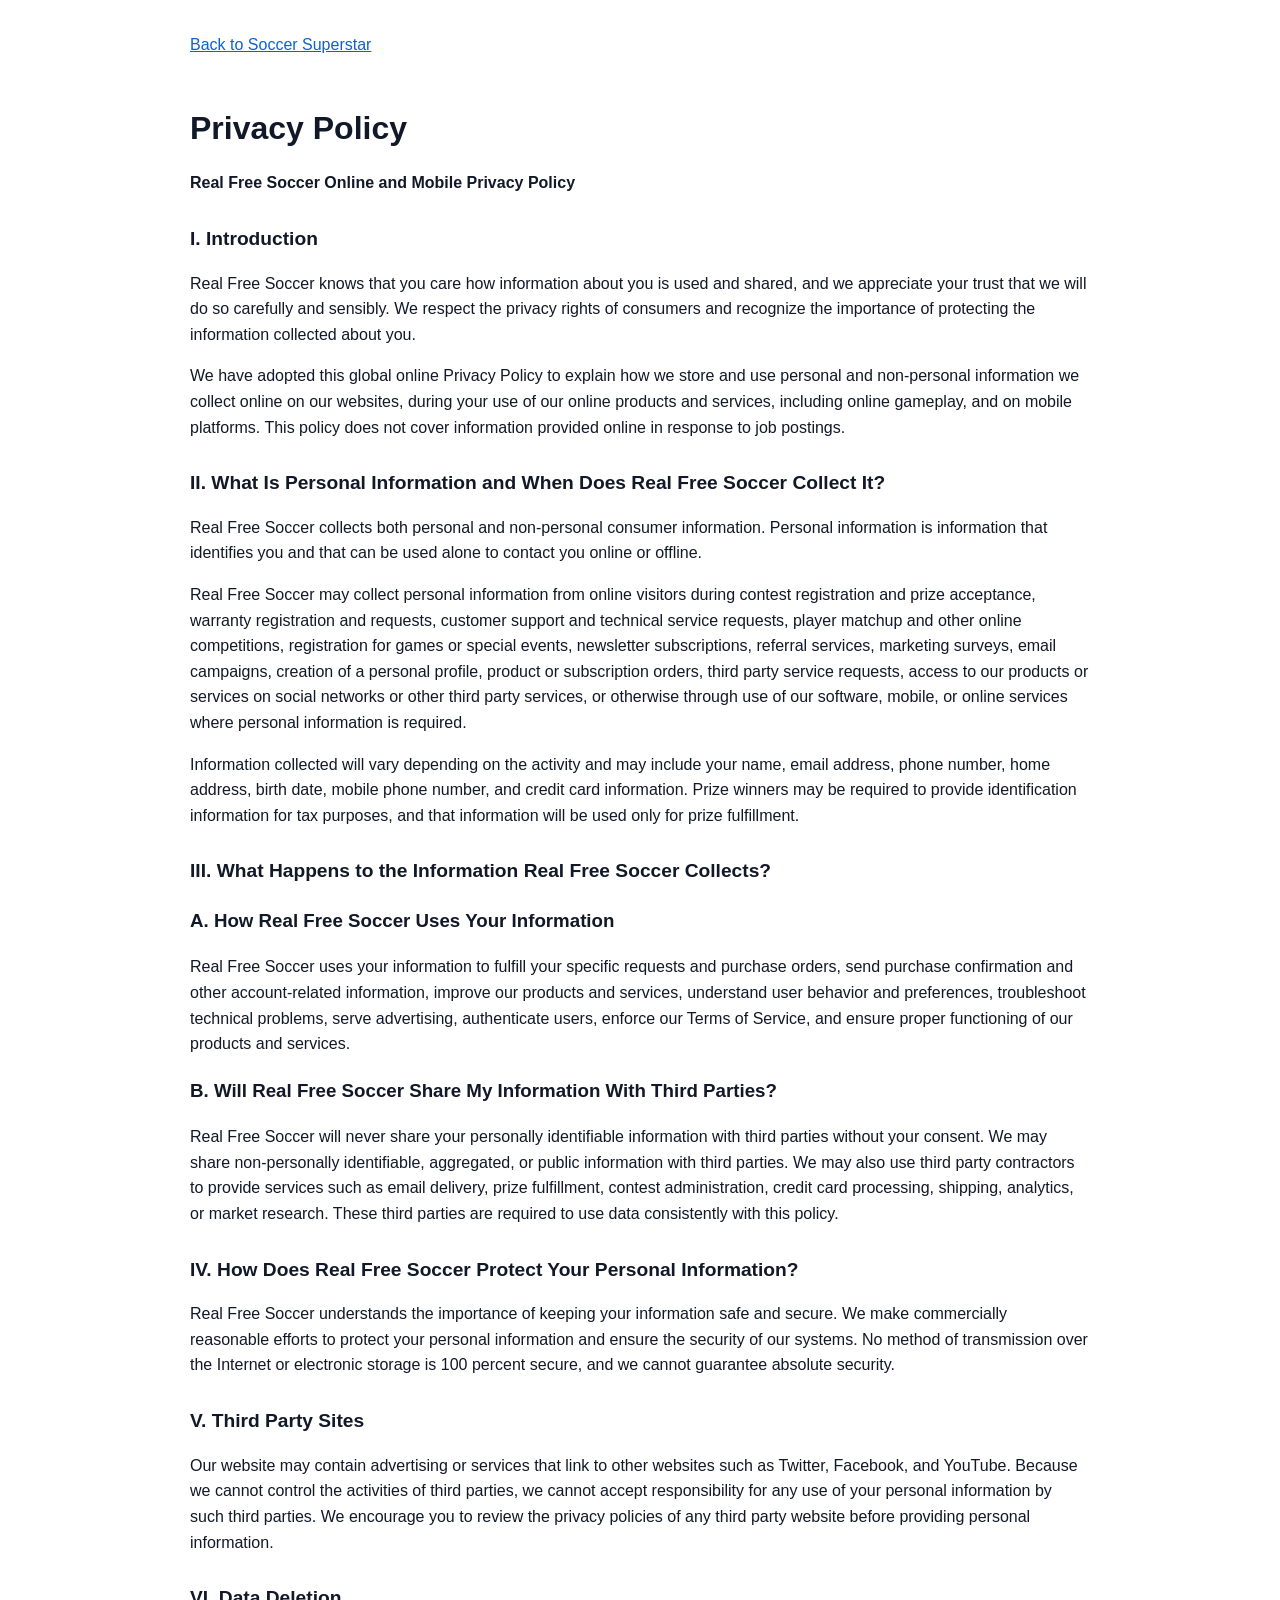
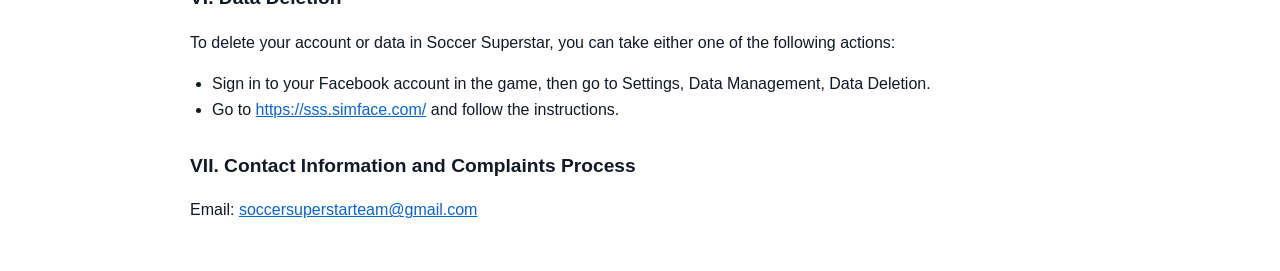
<file: privacy-policy/index.html>
<!DOCTYPE html>
<html lang="en">
<head>
  <meta charset="UTF-8">
  <meta name="viewport" content="width=device-width, initial-scale=1.0">
  <title>Privacy Policy | Soccer Superstar</title>
  <meta name="description" content="Read the Privacy Policy for Soccer Superstar by Real Free Soccer, including data collection, third party services, data deletion, and contact information.">
  <meta name="robots" content="index, follow">
  <link rel="canonical" href="https://www.simface.com/privacy-policy/">
  <style>
    body { font-family: Arial, sans-serif; line-height: 1.6; max-width: 900px; margin: 0 auto; padding: 32px 20px; color: #111827; background: #ffffff; }
    a { color: #0b63ce; }
    h1 { font-size: 2rem; margin-bottom: 8px; }
    h2 { font-size: 1.2rem; margin-top: 28px; }
    ul { padding-left: 22px; }
    .back { display: inline-block; margin-bottom: 24px; }
  </style>
</head>
<body>
  <a class="back" href="/">Back to Soccer Superstar</a>
  <h1>Privacy Policy</h1>
  <p><strong>Real Free Soccer Online and Mobile Privacy Policy</strong></p>

  <h2>I. Introduction</h2>
  <p>Real Free Soccer knows that you care how information about you is used and shared, and we appreciate your trust that we will do so carefully and sensibly. We respect the privacy rights of consumers and recognize the importance of protecting the information collected about you.</p>
  <p>We have adopted this global online Privacy Policy to explain how we store and use personal and non-personal information we collect online on our websites, during your use of our online products and services, including online gameplay, and on mobile platforms. This policy does not cover information provided online in response to job postings.</p>

  <h2>II. What Is Personal Information and When Does Real Free Soccer Collect It?</h2>
  <p>Real Free Soccer collects both personal and non-personal consumer information. Personal information is information that identifies you and that can be used alone to contact you online or offline.</p>
  <p>Real Free Soccer may collect personal information from online visitors during contest registration and prize acceptance, warranty registration and requests, customer support and technical service requests, player matchup and other online competitions, registration for games or special events, newsletter subscriptions, referral services, marketing surveys, email campaigns, creation of a personal profile, product or subscription orders, third party service requests, access to our products or services on social networks or other third party services, or otherwise through use of our software, mobile, or online services where personal information is required.</p>
  <p>Information collected will vary depending on the activity and may include your name, email address, phone number, home address, birth date, mobile phone number, and credit card information. Prize winners may be required to provide identification information for tax purposes, and that information will be used only for prize fulfillment.</p>

  <h2>III. What Happens to the Information Real Free Soccer Collects?</h2>
  <h3>A. How Real Free Soccer Uses Your Information</h3>
  <p>Real Free Soccer uses your information to fulfill your specific requests and purchase orders, send purchase confirmation and other account-related information, improve our products and services, understand user behavior and preferences, troubleshoot technical problems, serve advertising, authenticate users, enforce our Terms of Service, and ensure proper functioning of our products and services.</p>
  <h3>B. Will Real Free Soccer Share My Information With Third Parties?</h3>
  <p>Real Free Soccer will never share your personally identifiable information with third parties without your consent. We may share non-personally identifiable, aggregated, or public information with third parties. We may also use third party contractors to provide services such as email delivery, prize fulfillment, contest administration, credit card processing, shipping, analytics, or market research. These third parties are required to use data consistently with this policy.</p>

  <h2>IV. How Does Real Free Soccer Protect Your Personal Information?</h2>
  <p>Real Free Soccer understands the importance of keeping your information safe and secure. We make commercially reasonable efforts to protect your personal information and ensure the security of our systems. No method of transmission over the Internet or electronic storage is 100 percent secure, and we cannot guarantee absolute security.</p>

  <h2>V. Third Party Sites</h2>
  <p>Our website may contain advertising or services that link to other websites such as Twitter, Facebook, and YouTube. Because we cannot control the activities of third parties, we cannot accept responsibility for any use of your personal information by such third parties. We encourage you to review the privacy policies of any third party website before providing personal information.</p>

  <h2>VI. Data Deletion</h2>
  <p>To delete your account or data in Soccer Superstar, you can take either one of the following actions:</p>
  <ul>
    <li>Sign in to your Facebook account in the game, then go to Settings, Data Management, Data Deletion.</li>
    <li>Go to <a href="https://sss.simface.com/">https://sss.simface.com/</a> and follow the instructions.</li>
  </ul>

  <h2>VII. Contact Information and Complaints Process</h2>
  <p>Email: <a href="mailto:soccersuperstarteam@gmail.com">soccersuperstarteam@gmail.com</a></p>
</body>
</html>
</file>
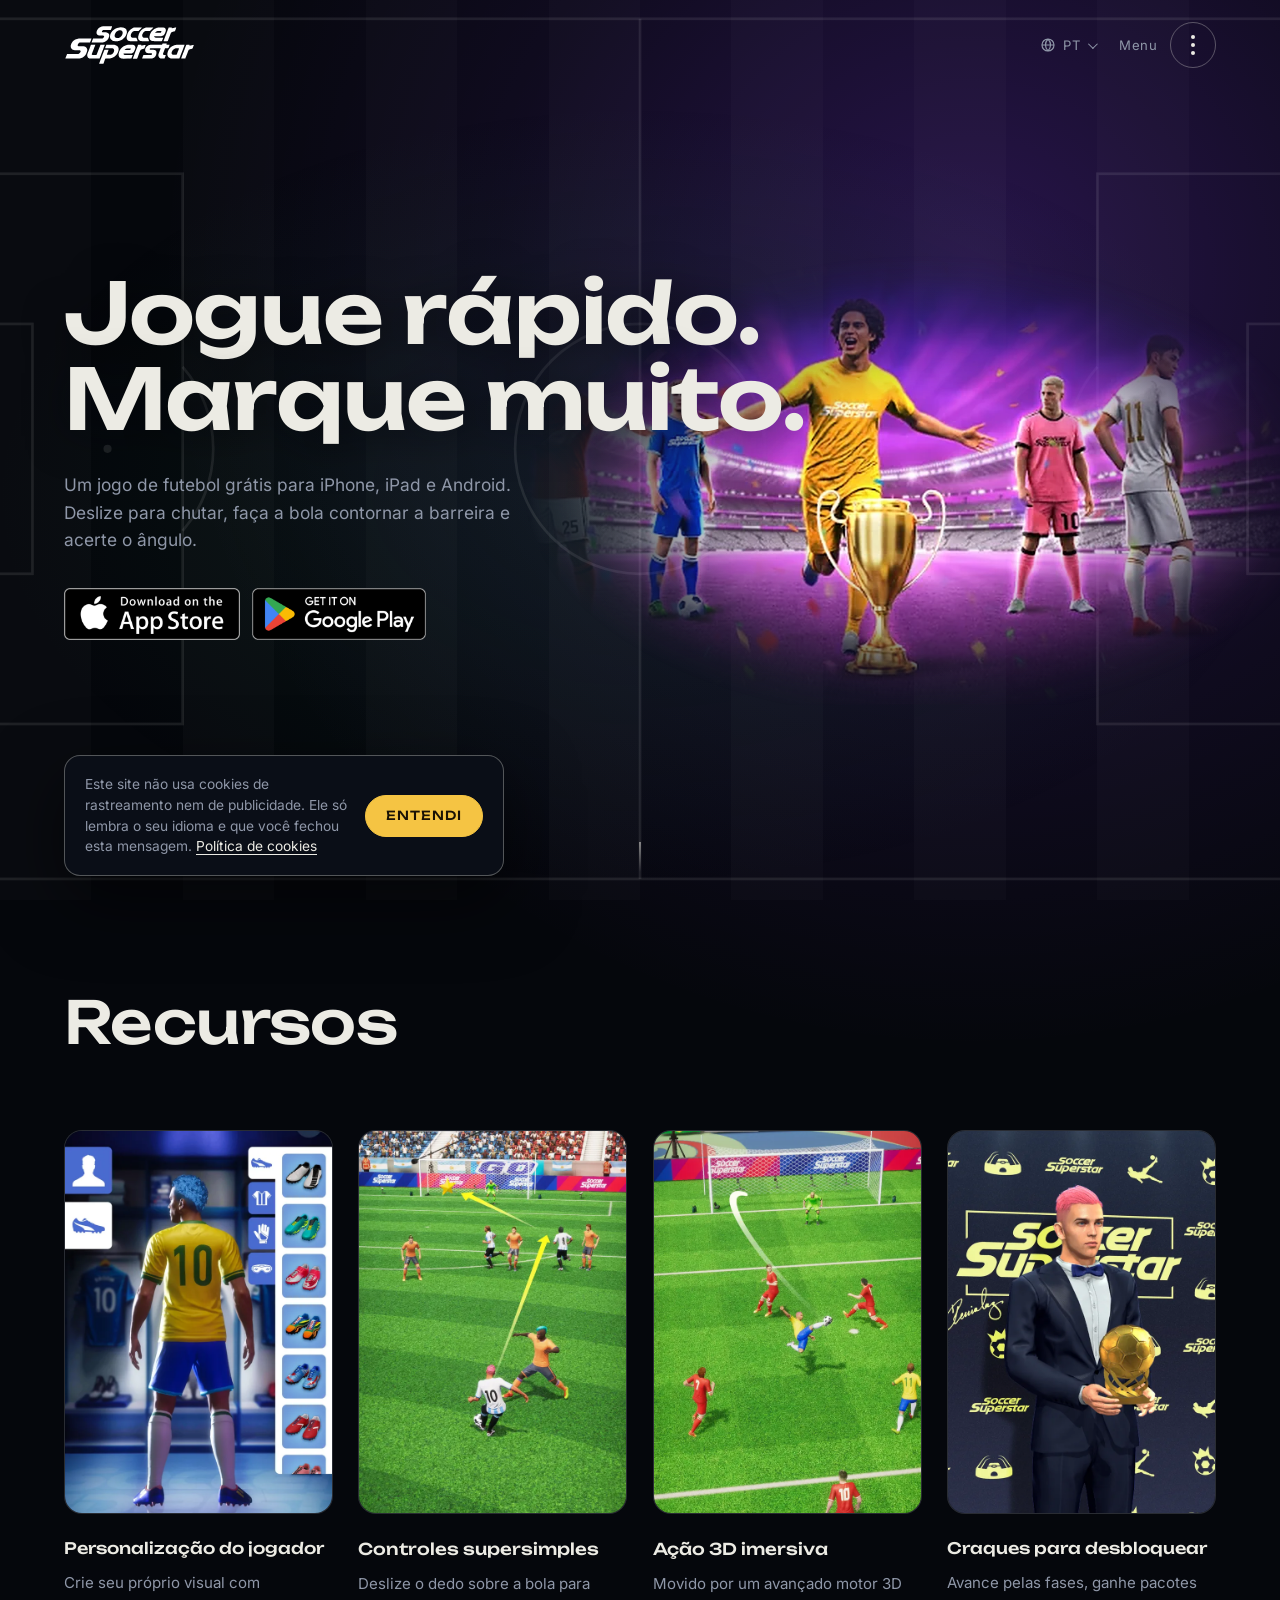
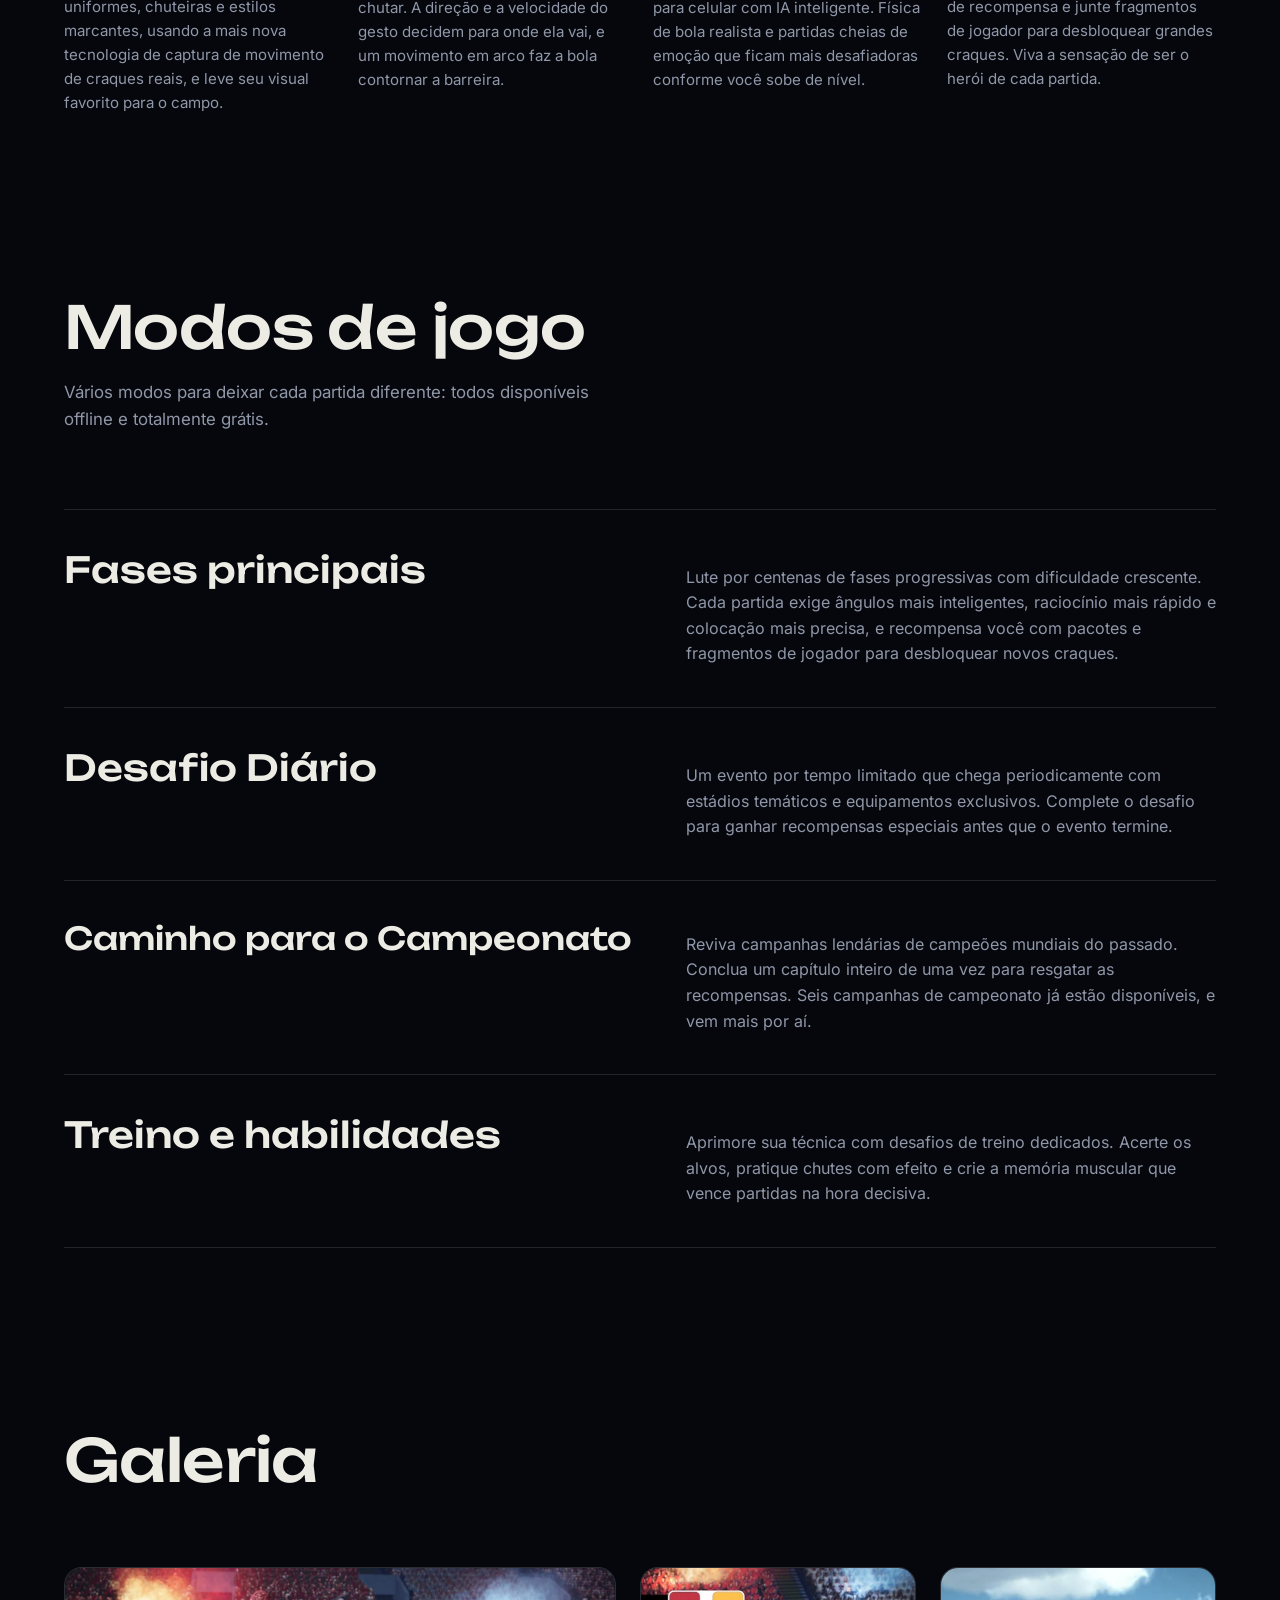
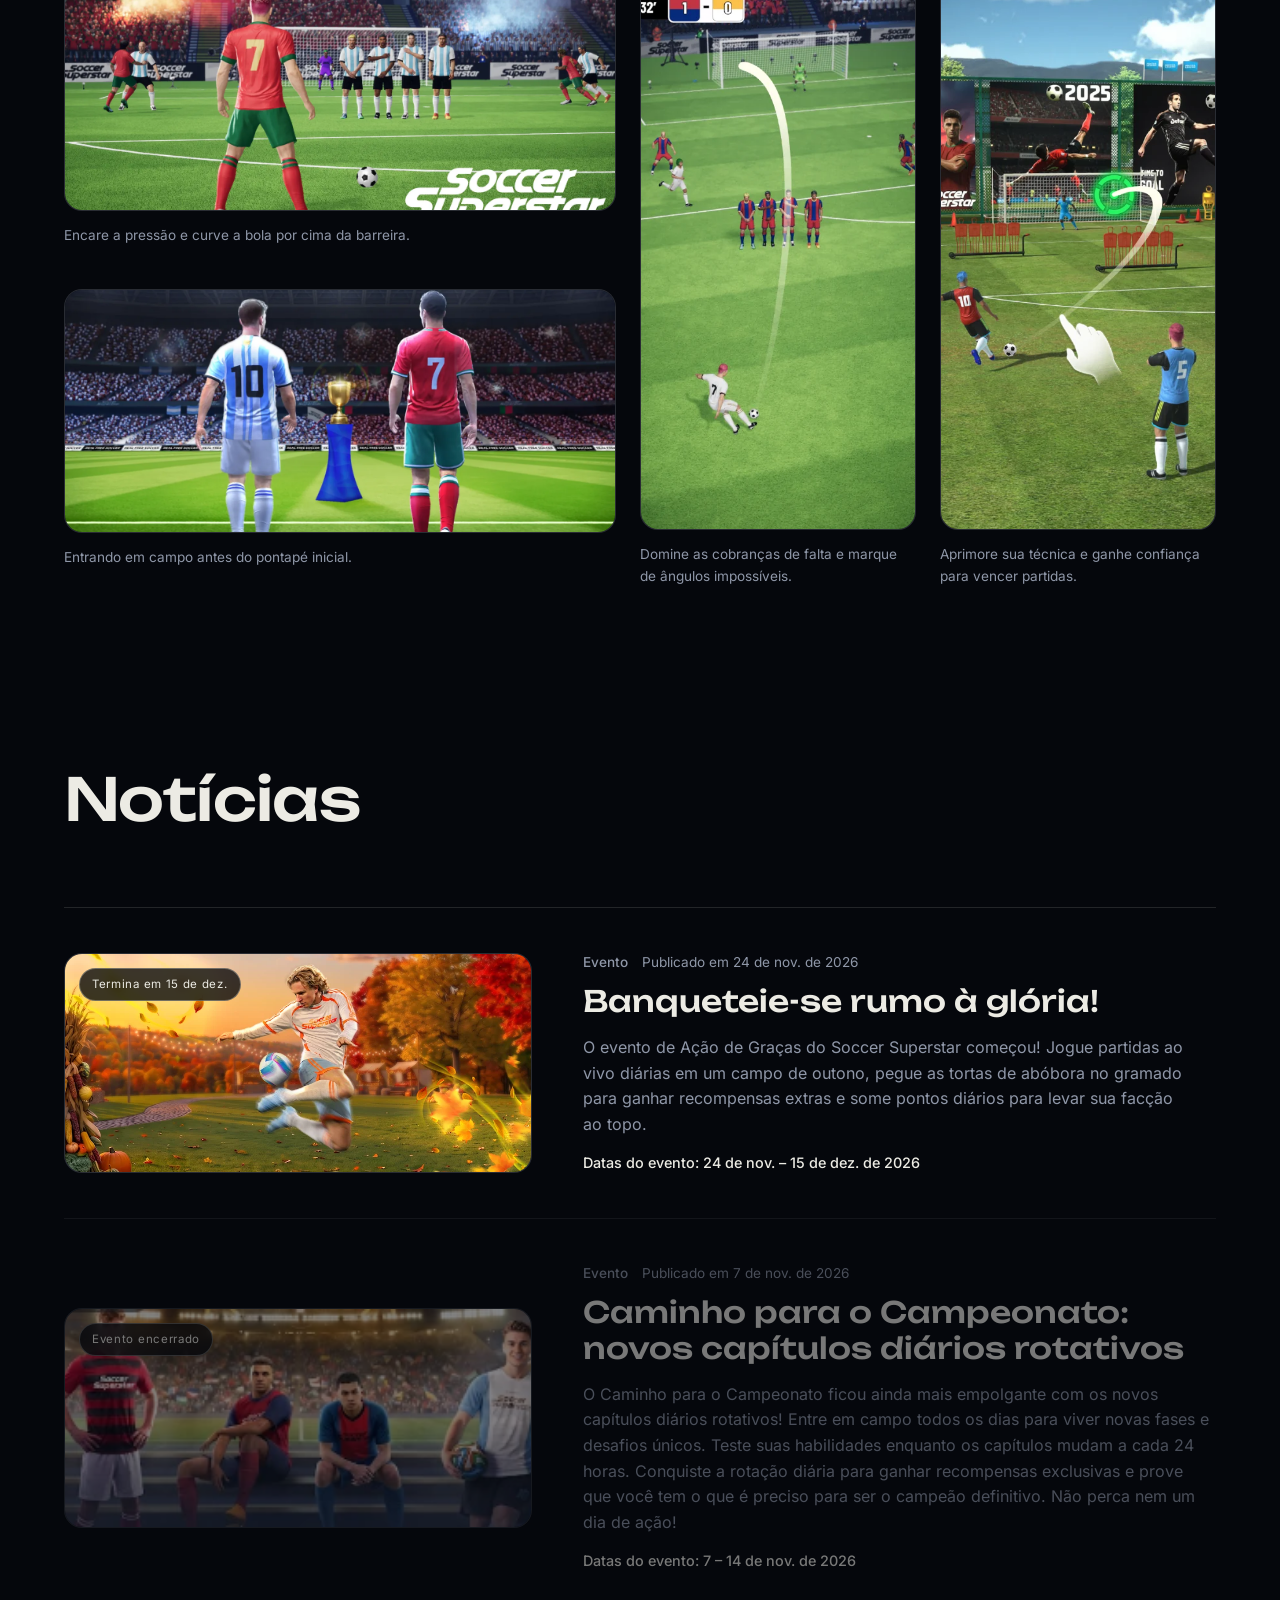
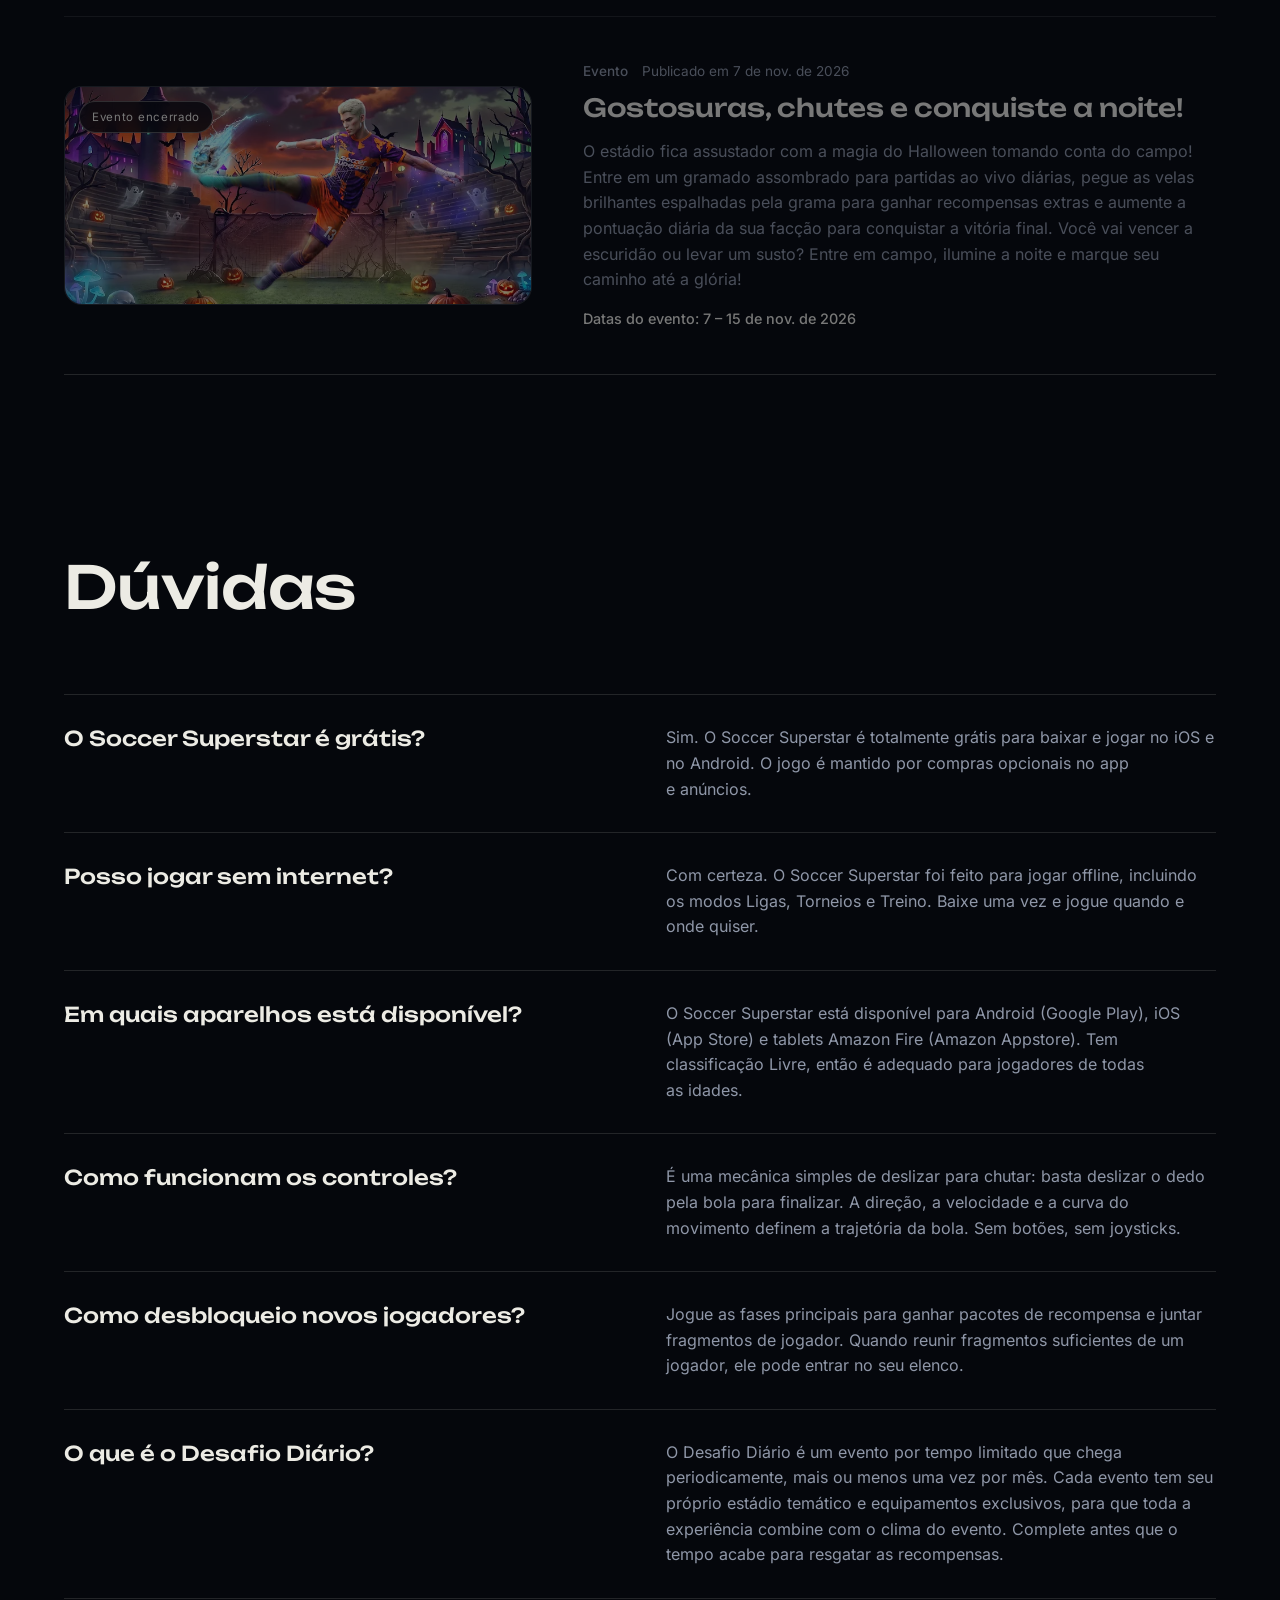
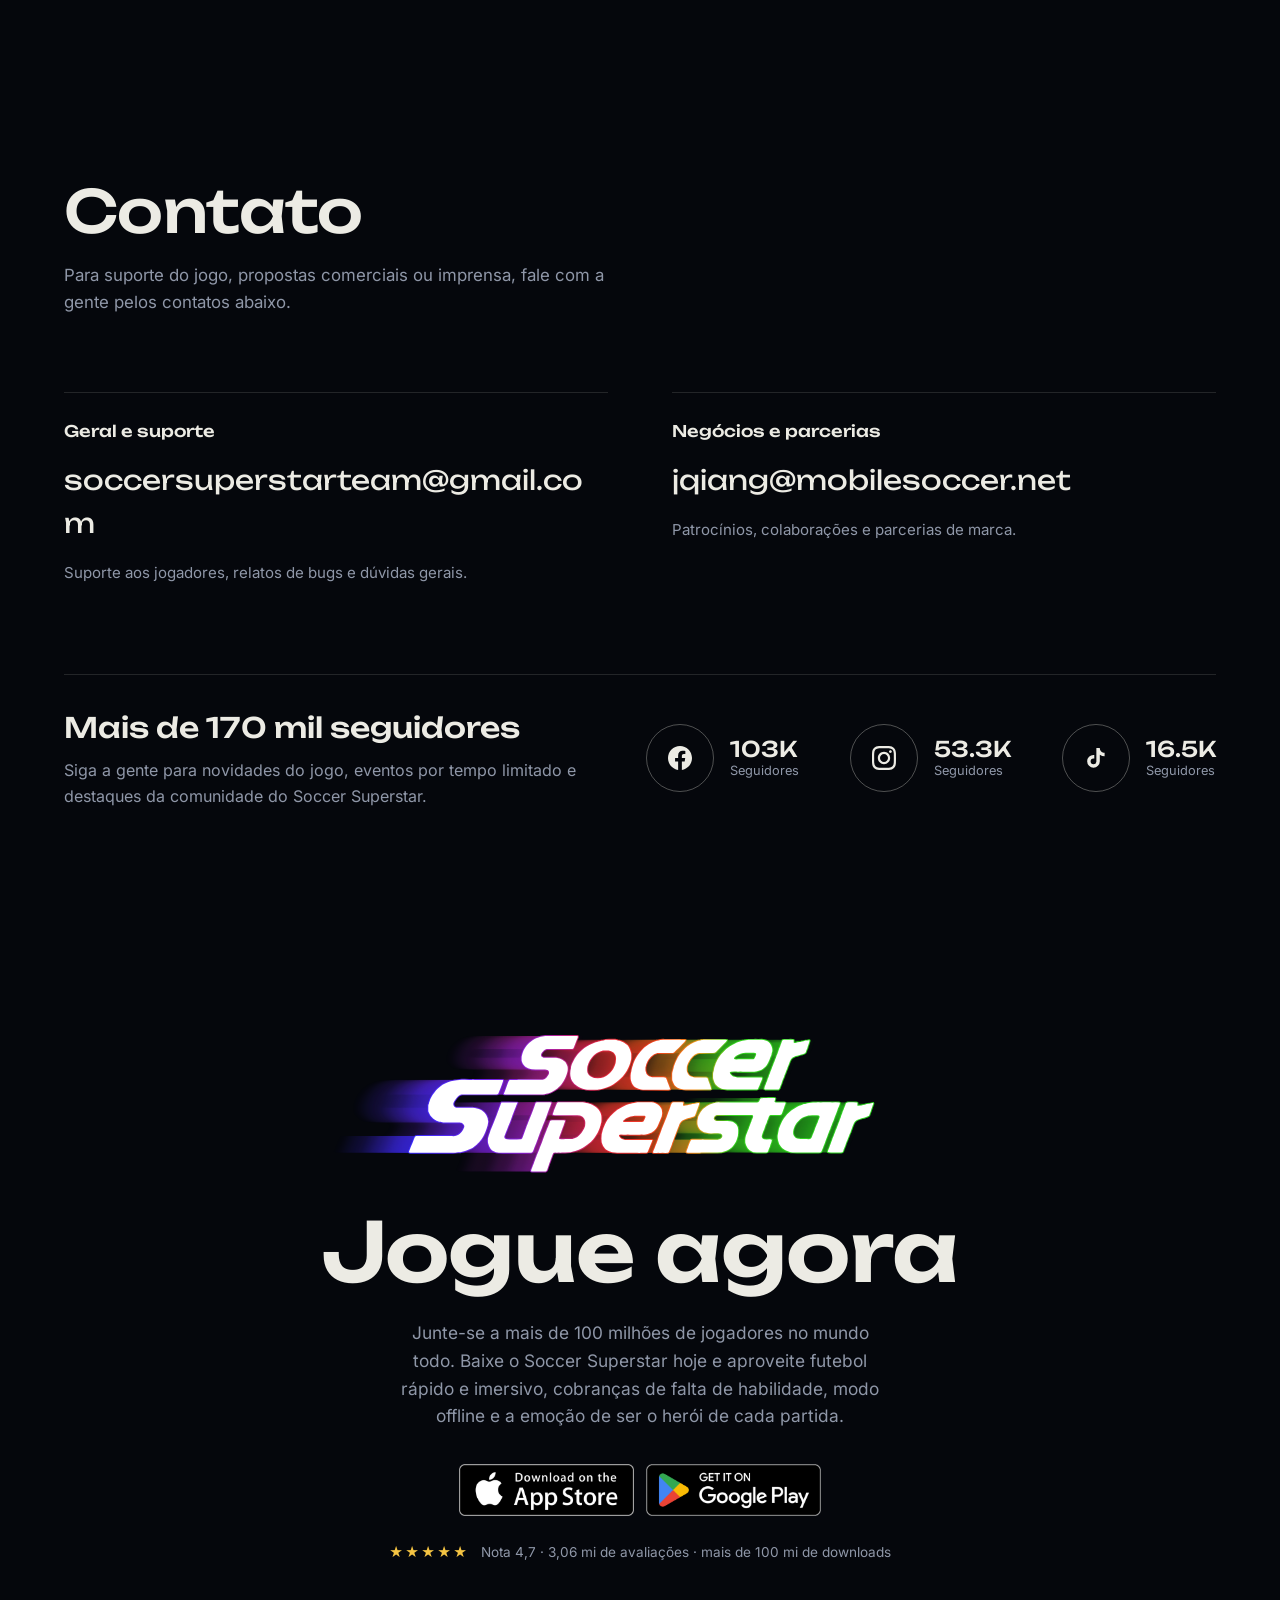
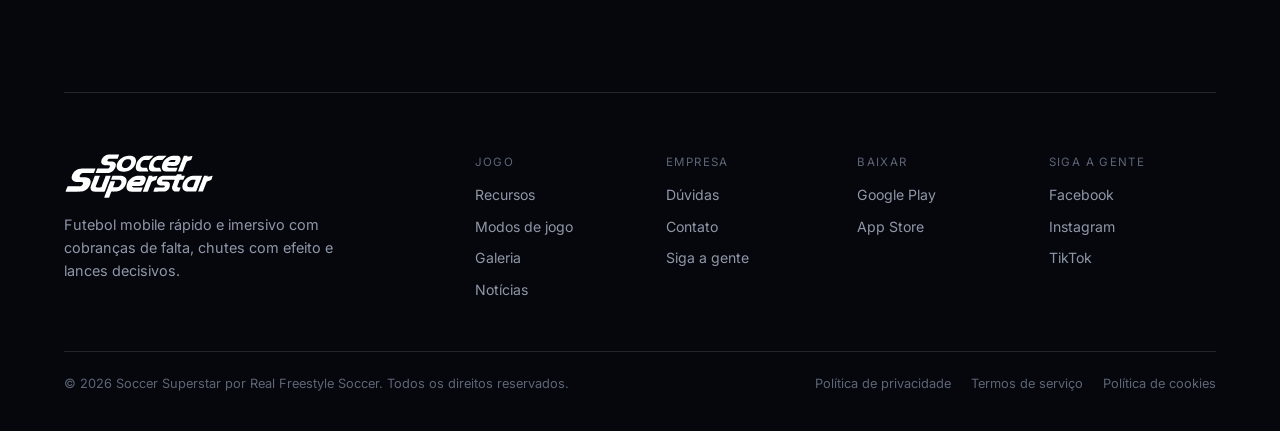
<file: pt/index.html>
<!DOCTYPE html>
<html lang="pt">
<head>
  <meta charset="UTF-8">
  <meta name="viewport" content="width=device-width, initial-scale=1.0">
  <title>Soccer Superstar | Jogo de futebol grátis para iOS e Android</title>
  <meta name="description" content="Soccer Superstar é um jogo de futebol grátis para celular com controles de deslizar, chutes com efeito, cobranças de falta e modo offline. Baixe no iOS e Android.">
  <meta name="author" content="Real Freestyle Soccer">
  <meta name="robots" content="index, follow, max-image-preview:large">
  <link rel="canonical" href="https://www.simface.com/pt/">
  <link rel="alternate" hreflang="en" href="https://www.simface.com/">
  <link rel="alternate" hreflang="zh-Hans" href="https://www.simface.com/zh-cn/">
  <link rel="alternate" hreflang="es" href="https://www.simface.com/es/">
  <link rel="alternate" hreflang="pt" href="https://www.simface.com/pt/">
  <link rel="alternate" hreflang="fr" href="https://www.simface.com/fr/">
  <link rel="alternate" hreflang="ar" href="https://www.simface.com/ar/">
  <link rel="alternate" hreflang="id" href="https://www.simface.com/id/">
  <link rel="alternate" hreflang="ja" href="https://www.simface.com/ja/">
  <link rel="alternate" hreflang="x-default" href="https://www.simface.com/">

  <meta property="og:type" content="website">
  <meta property="og:site_name" content="Soccer Superstar">
  <meta property="og:title" content="Site oficial do Soccer Superstar">
  <meta property="og:description" content="Baixe o Soccer Superstar, um jogo de futebol grátis para celular com controles de deslizar, chutes com efeito, modo offline, Desafios Diários e Caminho para o Campeonato.">
  <meta property="og:image" content="https://www.simface.com/assets/images/soccer-superstar-share.jpg">
  <meta property="og:image:width" content="1200">
  <meta property="og:image:height" content="630">
  <meta property="og:image:alt" content="Jogador do Soccer Superstar se preparando para cobrar uma falta diante da barreira em um estádio lotado">
  <meta property="og:url" content="https://www.simface.com/pt/">
  <meta property="og:locale" content="pt_BR">
  <meta property="og:locale:alternate" content="zh_CN">
  <meta property="og:locale:alternate" content="es_ES">
  <meta property="og:locale:alternate" content="en_US">
  <meta property="og:locale:alternate" content="fr_FR">
  <meta property="og:locale:alternate" content="ar_AR">
  <meta property="og:locale:alternate" content="id_ID">
  <meta property="og:locale:alternate" content="ja_JP">
  <meta name="twitter:card" content="summary_large_image">
  <meta name="twitter:title" content="Site oficial do Soccer Superstar">
  <meta name="twitter:description" content="Jogue futebol grátis no celular com controles de deslizar, chutes com efeito, cobranças de falta, modo offline e eventos de campeonato.">
  <meta name="twitter:image" content="https://www.simface.com/assets/images/soccer-superstar-share.jpg">
  <meta name="twitter:image:alt" content="Jogador do Soccer Superstar se preparando para cobrar uma falta diante da barreira em um estádio lotado">

  <link rel="icon" type="image/svg+xml" href="/assets/icons/favicon.svg">
  <link rel="icon" type="image/png" sizes="32x32" href="/assets/icons/favicon-32.png">
  <link rel="apple-touch-icon" href="/assets/icons/apple-touch-icon.png">
  <link rel="manifest" href="/site.webmanifest">
  <meta name="theme-color" content="#05070c">
  <link rel="preload" href="/assets/fonts/unbounded-variable.woff" as="font" type="font/woff" crossorigin>
  <link rel="stylesheet" href="/styles.css">

  <script type="application/ld+json">
  {
    "@context": "https://schema.org",
    "@graph": [
      {
        "@type": "WebSite",
        "@id": "https://www.simface.com/#website",
        "url": "https://www.simface.com/pt/",
        "name": "Site oficial do Soccer Superstar",
        "description": "O site oficial do Soccer Superstar, um jogo de futebol grátis para iOS e Android.",
        "publisher": {
          "@id": "https://www.simface.com/#organization"
        },
        "inLanguage": "pt"
      },
      {
        "@type": "Organization",
        "@id": "https://www.simface.com/#organization",
        "name": "Real Freestyle Soccer",
        "url": "https://www.simface.com/",
        "logo": "https://www.simface.com/assets/icons/icon-512.png",
        "sameAs": [
          "https://www.facebook.com/playsoccersuperstar/",
          "https://www.instagram.com/soccersuperstar2025/",
          "https://www.tiktok.com/@soccersuperstar"
        ]
      },
      {
        "@type": [
          "VideoGame",
          "MobileApplication"
        ],
        "@id": "https://www.simface.com/#soccer-superstar",
        "name": "Soccer Superstar",
        "url": "https://www.simface.com/pt/",
        "mainEntityOfPage": "https://www.simface.com/pt/",
        "identifier": "com.soccer.score.star",
        "author": {
          "@id": "https://www.simface.com/#organization"
        },
        "publisher": {
          "@id": "https://www.simface.com/#organization"
        },
        "genre": [
          "Sports Game",
          "Football Game",
          "Mobile Game"
        ],
        "applicationCategory": "GameApplication",
        "operatingSystem": "Android, iOS",
        "isAccessibleForFree": true,
        "image": [
          "https://www.simface.com/assets/images/soccer-superstar-hero-players.webp",
          "https://www.simface.com/assets/images/soccer-superstar-walkout-trophy-before-kickoff.webp",
          "https://www.simface.com/assets/images/soccer-superstar-player-customization-locker-room.webp"
        ],
        "description": "Soccer Superstar é um jogo de futebol grátis para celular com controles de deslizar, cobranças de falta, chutes com efeito, personalização de jogadores, modo offline, Desafios Diários e Caminho para o Campeonato.",
        "aggregateRating": {
          "@type": "AggregateRating",
          "ratingValue": "4.7",
          "ratingCount": "3060000",
          "bestRating": "5"
        },
        "offers": {
          "@type": "Offer",
          "price": "0",
          "priceCurrency": "USD",
          "availability": "https://schema.org/InStock"
        },
        "downloadUrl": [
          "https://play.google.com/store/apps/details?id=com.soccer.score.star&hl=pt_BR",
          "https://apps.apple.com/us/app/soccer-superstar/id1550945606"
        ]
      },
      {
        "@type": "FAQPage",
        "@id": "https://www.simface.com/#faq-schema",
        "mainEntity": [
          {
            "@type": "Question",
            "name": "O Soccer Superstar é grátis?",
            "acceptedAnswer": {
              "@type": "Answer",
              "text": "Sim. O Soccer Superstar é totalmente grátis para baixar e jogar no iOS e no Android. O jogo é mantido por compras opcionais no app e anúncios."
            }
          },
          {
            "@type": "Question",
            "name": "Posso jogar Soccer Superstar offline?",
            "acceptedAnswer": {
              "@type": "Answer",
              "text": "Com certeza. O Soccer Superstar foi feito para jogar offline, incluindo os modos Ligas, Torneios e Treino. Baixe uma vez e jogue quando e onde quiser."
            }
          },
          {
            "@type": "Question",
            "name": "Como funcionam os controles do Soccer Superstar?",
            "acceptedAnswer": {
              "@type": "Answer",
              "text": "É uma mecânica simples de deslizar para chutar: basta deslizar o dedo pela bola para finalizar. A direção, a velocidade e a curva do movimento definem a trajetória da bola. Sem botões, sem joysticks."
            }
          }
        ]
      }
    ]
  }
  </script>
</head>
<body>
  <div class="site-shell">
    <header class="topbar">
      <a class="brand" href="#home" aria-label="Início do Soccer Superstar">
        <img class="brand-mark" src="/assets/brand/soccer-superstar-logo-white.svg" alt="Soccer Superstar" width="604" height="185">
      </a>
      <div class="topbar-right">
        <details class="lang-picker">
          <summary aria-label="Idioma"><svg viewBox="0 0 24 24" width="16" height="16" aria-hidden="true"><path fill="none" stroke="currentColor" stroke-width="1.8" d="M12 3a9 9 0 1 0 0 18 9 9 0 0 0 0-18Zm-9 9h18M12 3c2.5 2.6 3.8 5.6 3.8 9s-1.3 6.4-3.8 9c-2.5-2.6-3.8-5.6-3.8-9S9.5 5.6 12 3Z"/></svg><span class="lang-current">PT</span></summary>
          <ul class="lang-menu">
            <li><a href="/" hreflang="en" lang="en" data-lang="en">English</a></li>
            <li><a href="/zh-cn/" hreflang="zh-Hans" lang="zh-Hans" data-lang="zh-cn">简体中文</a></li>
            <li><a href="/es/" hreflang="es" lang="es" data-lang="es">Español</a></li>
            <li><a href="/pt/" hreflang="pt" lang="pt" data-lang="pt" aria-current="true">Português</a></li>
            <li><a href="/fr/" hreflang="fr" lang="fr" data-lang="fr">Français</a></li>
            <li><a href="/ar/" hreflang="ar" lang="ar" data-lang="ar">العربية</a></li>
            <li><a href="/id/" hreflang="id" lang="id" data-lang="id">Bahasa Indonesia</a></li>
            <li><a href="/ja/" hreflang="ja" lang="ja" data-lang="ja">日本語</a></li>
          </ul>
        </details>
        <button class="nav-toggle" aria-label="Abrir ou fechar menu" aria-expanded="false" aria-controls="site-menu">
          <span class="nav-toggle-label">Menu</span>
          <span class="nav-toggle-dots" aria-hidden="true"><span></span><span></span><span></span></span>
        </button>
      </div>
      <nav class="nav" id="site-menu" aria-label="Navegação principal">
        <a href="#features">Recursos</a>
        <a href="#modes">Modos de jogo</a>
        <a href="#gallery">Galeria</a>
        <a href="#news">Notícias</a>
        <a href="#faq">Dúvidas</a>
        <a href="#contact">Contato</a>
        <a href="#play" class="nav-cta">Jogue agora</a>
      </nav>
    </header>

    <div class="pitch-bg" aria-hidden="true"></div>

    <main id="home">

      <!-- ═══ HERO ═══ -->
      <section class="hero">
        <div class="hero-copy">
          <h1><span class="visually-hidden">Soccer Superstar: </span>Jogue rápido.<br>Marque muito.</h1>
          <p class="hero-text">Um jogo de futebol grátis para iPhone, iPad e Android. Deslize para chutar, faça a bola contornar a barreira e acerte o ângulo.</p>
          <div class="store-links" aria-label="Baixar Soccer Superstar">
            <a href="https://apps.apple.com/us/app/soccer-superstar/id1550945606" class="store-badge" target="_blank" rel="noopener noreferrer"><img src="/assets/badges/app-store-en.png" alt="Baixar na App Store" width="540" height="160"></a>
            <a href="https://play.google.com/store/apps/details?id=com.soccer.score.star&amp;hl=pt_BR" class="store-badge" target="_blank" rel="noopener noreferrer"><img src="/assets/badges/google-play-en.png" alt="Disponível no Google Play" width="538" height="160"></a>
          </div>
        </div>
        <div class="hero-art">
          <img src="/assets/images/soccer-superstar-hero-players.webp" alt="Heróis do futebol do Soccer Superstar em volta de um troféu dourado em um estádio iluminado de roxo" width="1220" height="682" fetchpriority="high">
        </div>
        <a href="#features" class="hero-link" aria-label="Recursos"><span aria-hidden="true"></span></a>
      </section>

      <!-- ═══ FEATURES ═══ -->
      <section class="features section" id="features">
        <div class="section-heading">
          <h2>Recursos</h2>
        </div>
        <div class="feature-grid">
          <article class="feature-card frame-cut">
            <img src="/assets/images/soccer-superstar-player-customization-locker-room.webp" alt="Tela de personalização do Soccer Superstar com um jogador camisa 10 de uniforme amarelo e opções de chuteiras" width="640" height="1138" loading="lazy">
            <div class="feature-card-copy">
              <h3>Personalização do jogador</h3>
              <p>Crie seu próprio visual com uniformes, chuteiras e estilos marcantes, usando a mais nova tecnologia de captura de movimento de craques reais, e leve seu visual favorito para o campo.</p>
            </div>
          </article>
          <article class="feature-card frame-cut">
            <img src="/assets/images/soccer-superstar-flick-pass-arrows-controls.webp" alt="Camisa 10 do Soccer Superstar preparando um passe, com setas mostrando o caminho da bola até o gol" width="640" height="1138" loading="lazy">
            <div class="feature-card-copy">
              <h3>Controles supersimples</h3>
              <p>Deslize o dedo sobre a bola para chutar. A direção e a velocidade do gesto decidem para onde ela vai, e um movimento em arco faz a bola contornar a barreira.</p>
            </div>
          </article>
          <article class="feature-card frame-cut">
            <img src="/assets/images/soccer-superstar-scissor-kick-volley.webp" alt="Sequência de bicicleta no Soccer Superstar diante do gol com zagueiros e torcida no estádio" width="640" height="1138" loading="lazy">
            <div class="feature-card-copy">
              <h3>Ação 3D imersiva</h3>
              <p>Movido por um avançado motor 3D para celular com IA inteligente. Física de bola realista e partidas cheias de emoção que ficam mais desafiadoras conforme você sobe de nível.</p>
            </div>
          </article>
          <article class="feature-card frame-cut">
            <img src="/assets/images/soccer-superstar-awards-ceremony-golden-ball.webp" alt="Cerimônia de premiação do Soccer Superstar com um jogador de cabelo rosa segurando uma bola de ouro" width="640" height="1138" loading="lazy">
            <div class="feature-card-copy">
              <h3>Craques para desbloquear</h3>
              <p>Avance pelas fases, ganhe pacotes de recompensa e junte fragmentos de jogador para desbloquear grandes craques. Viva a sensação de ser o herói de cada partida.</p>
            </div>
          </article>
        </div>
      </section>

      <!-- ═══ GAME MODES ═══ -->
      <section class="modes section" id="modes">
        <div class="section-heading">
          <h2>Modos de jogo</h2>
          <p class="section-subtext">Vários modos para deixar cada partida diferente: todos disponíveis offline e totalmente grátis.</p>
        </div>
        <div class="modes-grid">
          <div class="mode-card frame-cut">
            <div class="mode-icon" aria-hidden="true">⚽</div>
            <h3>Fases principais</h3>
            <p>Lute por centenas de fases progressivas com dificuldade crescente. Cada partida exige ângulos mais inteligentes, raciocínio mais rápido e colocação mais precisa, e recompensa você com pacotes e fragmentos de jogador para desbloquear novos craques.</p>
          </div>
          <div class="mode-card frame-cut">
            <div class="mode-icon" aria-hidden="true">🏆</div>
            <h3>Desafio Diário</h3>
            <p>Um evento por tempo limitado que chega periodicamente com estádios temáticos e equipamentos exclusivos. Complete o desafio para ganhar recompensas especiais antes que o evento termine.</p>
          </div>
          <div class="mode-card frame-cut">
            <div class="mode-icon" aria-hidden="true">🌍</div>
            <h3>Caminho para o Campeonato</h3>
            <p>Reviva campanhas lendárias de campeões mundiais do passado. Conclua um capítulo inteiro de uma vez para resgatar as recompensas. Seis campanhas de campeonato já estão disponíveis, e vem mais por aí.</p>
          </div>
          <div class="mode-card frame-cut">
            <div class="mode-icon" aria-hidden="true">🎽</div>
            <h3>Treino e habilidades</h3>
            <p>Aprimore sua técnica com desafios de treino dedicados. Acerte os alvos, pratique chutes com efeito e crie a memória muscular que vence partidas na hora decisiva.</p>
          </div>
        </div>
      </section>

      <!-- ═══ GALLERY ═══ -->
      <section class="gallery section" id="gallery">
        <div class="section-heading">
          <h2>Galeria</h2>
        </div>
        <div class="gallery-grid">
          <figure class="gallery-card frame-cut landscape">
            <img src="/assets/images/soccer-superstar-free-kick-key-art.webp" alt="Cobrança de falta de Portugal contra a Argentina no Soccer Superstar com sinalizadores da torcida em um estádio de futebol" width="1400" height="788" loading="lazy">
            <figcaption>Encare a pressão e curve a bola por cima da barreira.</figcaption>
          </figure>
          <figure class="gallery-card frame-cut landscape">
            <img src="/assets/images/soccer-superstar-walkout-trophy-before-kickoff.webp" alt="Cena de estádio do Soccer Superstar com os jogadores camisa 10 e camisa 7 caminhando até um troféu antes do pontapé inicial" width="1400" height="790" loading="lazy">
            <figcaption>Entrando em campo antes do pontapé inicial.</figcaption>
          </figure>
          <figure class="gallery-card frame-cut portrait">
            <img src="/assets/images/soccer-superstar-free-kick-wall-challenge.webp" alt="Jogador de camisa branca do Soccer Superstar cobrando falta por cima da barreira em direção ao gol" width="507" height="863" loading="lazy">
            <figcaption>Domine as cobranças de falta e marque de ângulos impossíveis.</figcaption>
          </figure>
          <figure class="gallery-card frame-cut portrait">
            <img src="/assets/images/soccer-superstar-training-target-challenge.webp" alt="Desafio de treino de alvo no Soccer Superstar com um ícone de mão guiando a trajetória do chute com efeito" width="511" height="913" loading="lazy">
            <figcaption>Aprimore sua técnica e ganhe confiança para vencer partidas.</figcaption>
          </figure>
        </div>
      </section>

      <!-- ═══ NEWS ═══ -->
      <!-- To add a post: copy one <article class="news-card">, put it first, update the image, text and data-ends (YYYY-MM-DD).
           Every post shows the date it was posted (<time class="news-date">, datetime = YYYY-MM-DD) and the event dates (<p class="news-when">). -->
      <section class="news section" id="news" data-ended-label="Evento encerrado">
        <div class="section-heading">
          <h2>Notícias</h2>
        </div>
        <div class="news-grid">
          <article class="news-card frame-cut" data-ends="2026-12-15">
            <div class="news-media">
              <img src="/assets/images/soccer-superstar-news-thanksgiving-feast-your-way-to-glory.webp" alt="Jogador de Soccer Superstar chutando de voleio em um campo de outono com folhas caindo, abóboras e uma decoração de colheita" width="814" height="454" loading="lazy">
              <span class="news-badge">Termina em 15 de dez.</span>
            </div>
            <div class="news-copy">
              <div class="news-meta"><p class="news-tag">Evento</p><time class="news-date" datetime="2026-11-24">Publicado em 24 de nov. de 2026</time></div>
              <h3>Banqueteie-se rumo à glória!</h3>
              <p>O evento de Ação de Graças do Soccer Superstar começou! Jogue partidas ao vivo diárias em um campo de outono, pegue as tortas de abóbora no gramado para ganhar recompensas extras e some pontos diários para levar sua facção ao topo.</p>
              <p class="news-when">Datas do evento: 24 de nov. – 15 de dez. de 2026</p>
            </div>
          </article>
          <article class="news-card frame-cut" data-ends="2026-11-14">
            <div class="news-media">
              <img src="/assets/images/soccer-superstar-news-road-to-the-championship-daily-chapters.webp" alt="Quatro jogadores do Soccer Superstar esperando em um túnel de estádio cheio de troféus" width="407" height="132" loading="lazy">
              <span class="news-badge">Termina em 14 de nov.</span>
            </div>
            <div class="news-copy">
              <div class="news-meta"><p class="news-tag">Evento</p><time class="news-date" datetime="2026-11-07">Publicado em 7 de nov. de 2026</time></div>
              <h3>Caminho para o Campeonato: novos capítulos diários rotativos</h3>
              <p>O Caminho para o Campeonato ficou ainda mais empolgante com os novos capítulos diários rotativos! Entre em campo todos os dias para viver novas fases e desafios únicos. Teste suas habilidades enquanto os capítulos mudam a cada 24 horas. Conquiste a rotação diária para ganhar recompensas exclusivas e prove que você tem o que é preciso para ser o campeão definitivo. Não perca nem um dia de ação!</p>
              <p class="news-when">Datas do evento: 7 – 14 de nov. de 2026</p>
            </div>
          </article>
          <article class="news-card frame-cut" data-ends="2026-11-15">
            <div class="news-media">
              <img src="/assets/images/soccer-superstar-news-halloween-trick-kick-claim-the-night.webp" alt="Jogador do Soccer Superstar acertando um voleio em uma bola-caveira em chamas em um estádio assombrado de Halloween com abóboras e fantasmas" width="822" height="450" loading="lazy">
              <span class="news-badge">Termina em 15 de nov.</span>
            </div>
            <div class="news-copy">
              <div class="news-meta"><p class="news-tag">Evento</p><time class="news-date" datetime="2026-11-07">Publicado em 7 de nov. de 2026</time></div>
              <h3>Gostosuras, chutes e conquiste a noite!</h3>
              <p>O estádio fica assustador com a magia do Halloween tomando conta do campo! Entre em um gramado assombrado para partidas ao vivo diárias, pegue as velas brilhantes espalhadas pela grama para ganhar recompensas extras e aumente a pontuação diária da sua facção para conquistar a vitória final. Você vai vencer a escuridão ou levar um susto? Entre em campo, ilumine a noite e marque seu caminho até a glória!</p>
              <p class="news-when">Datas do evento: 7 – 15 de nov. de 2026</p>
            </div>
          </article>
        </div>
      </section>

      <!-- ═══ FAQ ═══ -->
      <section class="faq section" id="faq">
        <div class="section-heading">
          <h2>Dúvidas</h2>
        </div>
        <div class="faq-grid">
          <div class="faq-item frame-cut">
            <h3 class="faq-q">O Soccer Superstar é grátis?</h3>
            <p class="faq-a">Sim. O Soccer Superstar é totalmente grátis para baixar e jogar no iOS e no Android. O jogo é mantido por compras opcionais no app e anúncios.</p>
          </div>
          <div class="faq-item frame-cut">
            <h3 class="faq-q">Posso jogar sem internet?</h3>
            <p class="faq-a">Com certeza. O Soccer Superstar foi feito para jogar offline, incluindo os modos Ligas, Torneios e Treino. Baixe uma vez e jogue quando e onde quiser.</p>
          </div>
          <div class="faq-item frame-cut">
            <h3 class="faq-q">Em quais aparelhos está disponível?</h3>
            <p class="faq-a">O Soccer Superstar está disponível para Android (Google Play), iOS (App Store) e tablets Amazon Fire (Amazon Appstore). Tem classificação Livre, então é adequado para jogadores de todas as idades.</p>
          </div>
          <div class="faq-item frame-cut">
            <h3 class="faq-q">Como funcionam os controles?</h3>
            <p class="faq-a">É uma mecânica simples de deslizar para chutar: basta deslizar o dedo pela bola para finalizar. A direção, a velocidade e a curva do movimento definem a trajetória da bola. Sem botões, sem joysticks.</p>
          </div>
          <div class="faq-item frame-cut">
            <h3 class="faq-q">Como desbloqueio novos jogadores?</h3>
            <p class="faq-a">Jogue as fases principais para ganhar pacotes de recompensa e juntar fragmentos de jogador. Quando reunir fragmentos suficientes de um jogador, ele pode entrar no seu elenco.</p>
          </div>
          <div class="faq-item frame-cut">
            <h3 class="faq-q">O que é o Desafio Diário?</h3>
            <p class="faq-a">O Desafio Diário é um evento por tempo limitado que chega periodicamente, mais ou menos uma vez por mês. Cada evento tem seu próprio estádio temático e equipamentos exclusivos, para que toda a experiência combine com o clima do evento. Complete antes que o tempo acabe para resgatar as recompensas.</p>
          </div>
        </div>
      </section>

      <!-- ═══ CONTACT ═══ -->
      <section class="contact section" id="contact">
        <div class="section-heading">
          <h2>Contato</h2>
          <p>Para suporte do jogo, propostas comerciais ou imprensa, fale com a gente pelos contatos abaixo.</p>
        </div>
        <div class="contact-grid">
          <article class="contact-card frame-cut">
            <h3>Geral e suporte</h3>
            <p><a href="mailto:soccersuperstarteam@gmail.com">soccersuperstarteam@gmail.com</a></p>
            <p class="contact-note">Suporte aos jogadores, relatos de bugs e dúvidas gerais.</p>
          </article>
          <article class="contact-card frame-cut">
            <h3>Negócios e parcerias</h3>
            <p><a href="mailto:jqiang@mobilesoccer.net">jqiang@mobilesoccer.net</a></p>
            <p class="contact-note">Patrocínios, colaborações e parcerias de marca.</p>
          </article>
        </div>
        <div class="social-row" id="social">
          <h3>Mais de 170 mil seguidores</h3>
          <p class="social-note">Siga a gente para novidades do jogo, eventos por tempo limitado e destaques da comunidade do Soccer Superstar.</p>
          <div class="social-grid">

            <!-- Facebook -->
            <a class="social-card social-card--fb" href="https://www.facebook.com/playsoccersuperstar/" target="_blank" rel="noopener noreferrer" aria-label="Siga o Soccer Superstar no Facebook">
              <span class="social-icon"><svg aria-hidden="true" focusable="false" xmlns="http://www.w3.org/2000/svg" viewBox="0 0 24 24" fill="currentColor"><path d="M24 12.073C24 5.405 18.627 0 12 0S0 5.405 0 12.073C0 18.1 4.388 23.094 10.125 24v-8.437H7.078v-3.49h3.047V9.41c0-3.025 1.792-4.697 4.533-4.697 1.313 0 2.686.235 2.686.235v2.97h-1.514c-1.491 0-1.956.93-1.956 1.883v2.252h3.328l-.532 3.49h-2.796V24C19.612 23.094 24 18.1 24 12.073z"/></svg></span>
              <div class="social-stat-row">
                <div class="social-stat">
                  <strong>103K</strong>
                  <span>Seguidores</span>
                </div>
              </div>
            </a>

            <!-- Instagram -->
            <a class="social-card social-card--ig" href="https://www.instagram.com/soccersuperstarofficial/" target="_blank" rel="noopener noreferrer" aria-label="Siga o Soccer Superstar no Instagram">
              <span class="social-icon"><svg aria-hidden="true" focusable="false" xmlns="http://www.w3.org/2000/svg" viewBox="0 0 24 24" fill="currentColor"><path d="M12 2.163c3.204 0 3.584.012 4.85.07 3.252.148 4.771 1.691 4.919 4.919.058 1.265.069 1.645.069 4.849 0 3.205-.012 3.584-.069 4.849-.149 3.225-1.664 4.771-4.919 4.919-1.266.058-1.644.07-4.85.07-3.204 0-3.584-.012-4.849-.07-3.26-.149-4.771-1.699-4.919-4.92-.058-1.265-.07-1.644-.07-4.849 0-3.204.013-3.583.07-4.849.149-3.227 1.664-4.771 4.919-4.919 1.266-.057 1.645-.069 4.849-.069zm0-2.163c-3.259 0-3.667.014-4.947.072-4.358.2-6.78 2.618-6.98 6.98-.059 1.281-.073 1.689-.073 4.948 0 3.259.014 3.668.072 4.948.2 4.358 2.618 6.78 6.98 6.98 1.281.058 1.689.072 4.948.072 3.259 0 3.668-.014 4.948-.072 4.354-.2 6.782-2.618 6.979-6.98.059-1.28.073-1.689.073-4.948 0-3.259-.014-3.667-.072-4.947-.196-4.354-2.617-6.78-6.979-6.98-1.281-.059-1.69-.073-4.949-.073zm0 5.838c-3.403 0-6.162 2.759-6.162 6.162s2.759 6.163 6.162 6.163 6.162-2.759 6.162-6.163c0-3.403-2.759-6.162-6.162-6.162zm0 10.162c-2.209 0-4-1.79-4-4 0-2.209 1.791-4 4-4s4 1.791 4 4c0 2.21-1.791 4-4 4zm6.406-11.845c-.796 0-1.441.645-1.441 1.44s.645 1.44 1.441 1.44c.795 0 1.439-.645 1.439-1.44s-.644-1.44-1.439-1.44z"/></svg></span>
              <div class="social-stat-row">
                <div class="social-stat">
                  <strong>53.3K</strong>
                  <span>Seguidores</span>
                </div>
              </div>
            </a>

            <!-- TikTok -->
            <a class="social-card social-card--tt" href="https://www.tiktok.com/@soccersuperstar" target="_blank" rel="noopener noreferrer" aria-label="Siga o Soccer Superstar no TikTok">
              <span class="social-icon"><svg aria-hidden="true" focusable="false" xmlns="http://www.w3.org/2000/svg" viewBox="0 0 24 24" fill="currentColor"><path d="M19.59 6.69a4.83 4.83 0 0 1-3.77-4.25V2h-3.45v13.67a2.89 2.89 0 0 1-2.88 2.5 2.89 2.89 0 0 1-2.89-2.89 2.89 2.89 0 0 1 2.89-2.89c.28 0 .54.04.79.1V9.01a6.33 6.33 0 0 0-.79-.05 6.34 6.34 0 0 0-6.34 6.34 6.34 6.34 0 0 0 6.34 6.34 6.34 6.34 0 0 0 6.33-6.34V8.69a8.18 8.18 0 0 0 4.78 1.52V6.75a4.85 4.85 0 0 1-1.01-.06z"/></svg></span>
              <div class="social-stat-row">
                <div class="social-stat">
                  <strong>16.5K</strong>
                  <span>Seguidores</span>
                </div>
              </div>
            </a>

          </div>
        </div>
      </section>

      <!-- ═══ CTA / DOWNLOAD ═══ -->
      <section class="cta section" id="play">
        <div class="cta-panel frame-cut">
          <img class="cta-logo" src="/assets/brand/soccer-superstar-logo.svg" alt="Soccer Superstar" width="714" height="193" loading="lazy">
          <h2>Jogue agora</h2>
          <p>Junte-se a mais de 100 milhões de jogadores no mundo todo. Baixe o Soccer Superstar hoje e aproveite futebol rápido e imersivo, cobranças de falta de habilidade, modo offline e a emoção de ser o herói de cada partida.</p>
          <div class="store-links" aria-label="Baixar Soccer Superstar">
            <a href="https://apps.apple.com/us/app/soccer-superstar/id1550945606" class="store-badge" target="_blank" rel="noopener noreferrer"><img src="/assets/badges/app-store-en.png" alt="Baixar na App Store" width="540" height="160"></a>
            <a href="https://play.google.com/store/apps/details?id=com.soccer.score.star&amp;hl=pt_BR" class="store-badge" target="_blank" rel="noopener noreferrer"><img src="/assets/badges/google-play-en.png" alt="Disponível no Google Play" width="538" height="160"></a>
          </div>
          <div class="cta-proof">
            <span>★★★★★</span>
            <span>Nota 4,7 · 3,06 mi de avaliações · mais de 100 mi de downloads</span>
          </div>
        </div>
      </section>
    </main>

    <!-- ═══ FOOTER ═══ -->
    <footer class="footer">
      <div class="footer-top">
        <div class="footer-brand">
          <img class="brand-mark footer-mark" src="/assets/brand/soccer-superstar-logo-white.svg" alt="Soccer Superstar" width="604" height="185" loading="lazy">
          <p class="footer-tagline">Futebol mobile rápido e imersivo com cobranças de falta, chutes com efeito e lances decisivos.</p>
        </div>
        <nav class="footer-nav" aria-label="Navegação do rodapé">
          <div class="footer-nav-col">
            <p class="footer-nav-heading">Jogo</p>
            <a href="#features">Recursos</a>
            <a href="#modes">Modos de jogo</a>
            <a href="#gallery">Galeria</a>
            <a href="#news">Notícias</a>
          </div>
          <div class="footer-nav-col">
            <p class="footer-nav-heading">Empresa</p>
            <a href="#faq">Dúvidas</a>
            <a href="#contact">Contato</a>
            <a href="#social">Siga a gente</a>
          </div>
          <div class="footer-nav-col">
            <p class="footer-nav-heading">Baixar</p>
            <a href="https://play.google.com/store/apps/details?id=com.soccer.score.star&hl=pt_BR" target="_blank" rel="noopener noreferrer">Google Play</a>
            <a href="https://apps.apple.com/us/app/soccer-superstar/id1550945606" target="_blank" rel="noopener noreferrer">App Store</a>
          </div>
          <div class="footer-nav-col">
            <p class="footer-nav-heading">Siga a gente</p>
            <a href="https://www.facebook.com/playsoccersuperstar/" target="_blank" rel="noopener noreferrer">Facebook</a>
            <a href="https://www.instagram.com/soccersuperstar2025/" target="_blank" rel="noopener noreferrer">Instagram</a>
            <a href="https://www.tiktok.com/@soccersuperstar" target="_blank" rel="noopener noreferrer">TikTok</a>
          </div>
        </nav>
      </div>
      <div class="footer-bottom">
        <p>© 2026 Soccer Superstar por Real Freestyle Soccer. Todos os direitos reservados.</p>
        <div class="footer-legal">
          <a href="/privacy-policy/">Política de privacidade</a>
          <a href="/terms-of-service/">Termos de serviço</a>
          <a href="/cookie-policy/">Política de cookies</a>
        </div>
      </div>
    </footer>
  </div>

  <!-- ═══ COOKIE NOTICE (first visit only) ═══ -->
  <div class="cookie-notice" id="cookie-notice" role="region" aria-label="Aviso de cookies" data-nosnippet hidden>
    <p>Este site não usa cookies de rastreamento nem de publicidade. Ele só lembra o seu idioma e que você fechou esta mensagem. <a href="/cookie-policy/">Política de cookies</a></p>
    <button type="button" class="button button-primary">Entendi</button>
  </div>

  <script>
    // Full-screen menu
    const toggle = document.querySelector('.nav-toggle');
    const nav = document.querySelector('.nav');
    function setMenu(open) {
      toggle.setAttribute('aria-expanded', String(open));
      nav.classList.toggle('nav-open', open);
      document.body.classList.toggle('menu-open', open);
    }
    if (toggle && nav) {
      toggle.addEventListener('click', () => setMenu(toggle.getAttribute('aria-expanded') !== 'true'));
      nav.querySelectorAll('a').forEach(a => a.addEventListener('click', () => setMenu(false)));
      document.addEventListener('keydown', e => { if (e.key === 'Escape' && nav.classList.contains('nav-open')) { setMenu(false); toggle.focus(); } });
    }

    // Cookie notice: shown until the visitor closes it
    (function () {
      const box = document.getElementById('cookie-notice');
      if (!box) return;
      let seen = null;
      try { seen = localStorage.getItem('ss-notice'); } catch (e) {}
      if (seen) return;
      box.hidden = false;
      setTimeout(() => box.classList.add('show'), 600);
      box.querySelector('button').addEventListener('click', () => {
        try { localStorage.setItem('ss-notice', '1'); } catch (e) {}
        box.classList.remove('show');
        setTimeout(() => { box.hidden = true; }, 350);
      });
    })();

    // Header gets a background once you scroll
    const topbar = document.querySelector('.topbar');
    function onScroll() {
      if (topbar) topbar.classList.toggle('scrolled', (window.scrollY || window.pageYOffset) > 30);
    }
    window.addEventListener('scroll', onScroll, { passive: true });
    onScroll();

    // ── Text fitting ─────────────────────────────────────────────
    // 1. "Soccer Superstar" is never split across two lines.
    // 2. Headings and labels never end with a single word on the last line:
    //    if they would, the text is made slightly smaller until it fits.
    // 3. Paragraphs keep their last two words together.
    (function () {
      const BRAND = /soccer\s+superstar/gi;
      const CJK = /[　-鿿가-힯＀-￯]/;
      const SKIP = 'script, style, svg, noscript, .visually-hidden, .brand-name';

      function textNodes(root) {
        const out = [];
        const walker = document.createTreeWalker(root, NodeFilter.SHOW_TEXT, {
          acceptNode: n => (!n.nodeValue.trim() || (n.parentElement && n.parentElement.closest(SKIP)))
            ? NodeFilter.FILTER_REJECT : NodeFilter.FILTER_ACCEPT
        });
        while (walker.nextNode()) out.push(walker.currentNode);
        return out;
      }

      // 1. Keep the game name together
      textNodes(document.body).forEach(node => {
        const text = node.nodeValue;
        BRAND.lastIndex = 0;
        if (!BRAND.test(text)) return;
        BRAND.lastIndex = 0;
        const frag = document.createDocumentFragment();
        let last = 0, m;
        while ((m = BRAND.exec(text))) {
          if (m.index > last) frag.appendChild(document.createTextNode(text.slice(last, m.index)));
          const span = document.createElement('span');
          span.className = 'brand-name';
          span.textContent = m[0].replace(/\s+/, ' ');
          frag.appendChild(span);
          last = m.index + m[0].length;
        }
        if (last < text.length) frag.appendChild(document.createTextNode(text.slice(last)));
        node.parentNode.replaceChild(frag, node);
      });

      // 3. Paragraphs: join the last two words with a non-breaking space
      document.querySelectorAll('main p, footer p, figcaption, .checklist li').forEach(el => {
        const nodes = textNodes(el);
        for (let i = nodes.length - 1; i >= 0; i--) {
          const v = nodes[i].nodeValue, t = v.replace(/\s+$/, '');
          const at = t.lastIndexOf(' ');
          if (at > 0) { nodes[i].nodeValue = t.slice(0, at) + ' ' + t.slice(at + 1) + v.slice(t.length); break; }
          if (t.trim()) break;
        }
      });

      // 2. Headings and labels: shrink instead of leaving one word alone, or overflowing
      const FIT = 'h1, h2, h3, .news-badge, .social-stat span';

      function measure(el) {
        const tops = [];
        const units = [];
        textNodes(el).concat([...el.querySelectorAll('.brand-name')].map(b => b.firstChild)).forEach(node => {
          if (!node || node.parentElement.closest('.visually-hidden')) return;
          const v = node.nodeValue;
          const re = CJK.test(v) ? /[^\s]/g : /\S+/g;
          let m;
          while ((m = re.exec(v))) {
            const r = document.createRange();
            r.setStart(node, m.index); r.setEnd(node, m.index + m[0].length);
            const rect = r.getClientRects()[0];
            if (rect && rect.width) units.push({ top: Math.round(rect.top), cjk: re.source !== '\\S+', text: m[0] });
          }
        });
        if (!units.length) return { lines: 1, lonely: false };
        units.forEach(u => { if (!tops.some(t => Math.abs(t - u.top) < 4)) tops.push(u.top); });
        const lastTop = Math.max(...tops);
        const lastLine = units.filter(u => Math.abs(u.top - lastTop) < 4);
        const realLast = lastLine.filter(u => !/^[。、，．.,!！?？:：;；\-—–…»”」』)）]+$/.test(u.text));
        const lonely = tops.length > 1 && (lastLine[0].cjk ? realLast.length <= 1 : realLast.length <= 1);
        return { lines: tops.length, lonely };
      }

      function overflows(el) {
        if (el.scrollWidth > el.clientWidth + 1) return true;
        const r = el.getBoundingClientRect(), pr = el.parentElement.getBoundingClientRect();
        // cards waiting off-screen in a swipe row are only checked against their own card
        if (el.closest('.steps-grid, .modes-grid, .reviews-grid')) return r.right > pr.right + 1 || r.left < pr.left - 1;
        const vw = document.documentElement.clientWidth;
        return r.right > Math.min(pr.right, vw) + 1 || r.left < Math.max(pr.left, 0) - 1;
      }

      function shrink(el, base, maxSteps, needOnly) {
        for (let step = 0; step <= maxSteps; step++) {
          if (step) el.style.fontSize = Math.max(base * (1 - 0.03 * step), 13).toFixed(2) + 'px';
          const lonely = measure(el).lonely;
          if (!overflows(el) && (needOnly === 'overflow' || !lonely)) return true;
        }
        return false;
      }

      // Join the last word to the one before it with a non-breaking space
      function glueLastWord(el) {
        const nodes = textNodes(el);
        for (let i = nodes.length - 1; i >= 0; i--) {
          const v = nodes[i].nodeValue, t = v.replace(/\s+$/, '');
          if (!t.trim()) continue;
          const at = t.lastIndexOf(' ');
          if (at > 0) { nodes[i].nodeValue = t.slice(0, at) + ' ' + t.slice(at + 1) + v.slice(t.length); return true; }
          // last word is the first word of this text node: glue to whatever comes before it
          if (/^\s/.test(v) && v.trim()) { nodes[i].nodeValue = v.replace(/^\s+/, ' '); return true; }
          return false;
        }
        return false;
      }

      function fit(el) {
        el.style.fontSize = '';
        if (!el.offsetParent) return;
        const base = parseFloat(getComputedStyle(el).fontSize);
        if (shrink(el, base, 10)) return;                 // up to ~30% smaller
        el.style.fontSize = '';
        if (!el.dataset.glued && measure(el).lonely && glueLastWord(el)) el.dataset.glued = '1';
        shrink(el, base, 22, 'overflow');                  // then only as small as needed to fit
      }

      function fitAll() { document.querySelectorAll(FIT).forEach(fit); }
      let timer;
      const later = () => { clearTimeout(timer); timer = setTimeout(fitAll, 120); };
      fitAll();
      if (document.fonts && document.fonts.ready) document.fonts.ready.then(fitAll);
      window.addEventListener('load', fitAll);
      window.addEventListener('resize', later);
      window.addEventListener('orientationchange', later);
      document.addEventListener('toggle', later, true);
    })();

    // FAQ: on phones, answers open when the question is tapped
    const phone = window.matchMedia('(max-width: 760px)');
    document.querySelectorAll('.faq-item').forEach((item, i) => {
      const q = item.querySelector('.faq-q');
      const a = item.querySelector('.faq-a');
      if (!q || !a) return;
      a.id = a.id || 'faq-a-' + i;
      const setup = () => {
        if (phone.matches) {
          q.setAttribute('role', 'button');
          q.setAttribute('tabindex', '0');
          q.setAttribute('aria-controls', a.id);
          q.setAttribute('aria-expanded', item.classList.contains('open') ? 'true' : 'false');
        } else {
          ['role', 'tabindex', 'aria-controls', 'aria-expanded'].forEach(n => q.removeAttribute(n));
        }
      };
      const toggle = () => {
        if (!phone.matches) return;
        item.classList.toggle('open');
        q.setAttribute('aria-expanded', item.classList.contains('open') ? 'true' : 'false');
      };
      q.addEventListener('click', toggle);
      q.addEventListener('keydown', e => { if (e.key === 'Enter' || e.key === ' ') { e.preventDefault(); toggle(); } });
      setup();
      if (phone.addEventListener) phone.addEventListener('change', setup);
    });

    // News: mark events as ended once their end date has passed
    const newsSection = document.getElementById('news');
    const endedLabel = (newsSection && newsSection.dataset.endedLabel) || 'Event ended';
    document.querySelectorAll('.news-card[data-ends]').forEach(card => {
      const end = new Date(card.dataset.ends + 'T23:59:59');
      if (Date.now() > end.getTime()) {
        card.classList.add('news-ended');
        const badge = card.querySelector('.news-badge');
        if (badge) badge.textContent = endedLabel;
      }
    });

    // Languages: remember the visitor's choice; on a first visit to the English home page,
    // send them to their phone/browser language if we have it.
    const LANGS = { zh: 'zh-cn', es: 'es', pt: 'pt', fr: 'fr', ar: 'ar', id: 'id', ja: 'ja' };
    const store = {
      get() { try { return localStorage.getItem('ss-lang'); } catch (e) { return null; } },
      set(v) { try { localStorage.setItem('ss-lang', v); } catch (e) {} }
    };
    document.querySelectorAll('.lang-menu a[data-lang]').forEach(a => {
      a.addEventListener('click', () => store.set(a.dataset.lang));
    });
    if (location.pathname === '/' && !store.get() && !/bot|crawl|spider/i.test(navigator.userAgent)) {
      const prefs = navigator.languages || [navigator.language || ''];
      for (const l of prefs) {
        const code = String(l).toLowerCase().split('-')[0];
        if (code === 'en') break;
        if (LANGS[code]) { location.replace('/' + LANGS[code] + '/' + location.hash); break; }
      }
    }
    // Close the language menu when clicking elsewhere
    document.addEventListener('click', e => {
      document.querySelectorAll('.lang-picker[open]').forEach(d => { if (!d.contains(e.target)) d.removeAttribute('open'); });
    });

    // Legal modals
    function openModal(id) {
      const modal = document.getElementById(id);
      if (!modal) return;
      modal.hidden = false;
      document.body.style.overflow = 'hidden';
      modal.querySelector('.legal-modal-close').focus();
    }
    function closeModal(modal) {
      modal.hidden = true;
      document.body.style.overflow = '';
    }
    document.querySelectorAll('a[href="#privacy"], a[href="#terms"]').forEach(link => {
      link.addEventListener('click', e => {
        e.preventDefault();
        openModal(link.getAttribute('href').slice(1));
      });
    });
    document.querySelectorAll('.legal-modal').forEach(modal => {
      modal.querySelector('.legal-modal-close').addEventListener('click', () => closeModal(modal));
      modal.querySelector('.legal-modal-overlay').addEventListener('click', () => closeModal(modal));
    });
    document.addEventListener('keydown', e => {
      if (e.key === 'Escape') {
        document.querySelectorAll('.legal-modal:not([hidden])').forEach(closeModal);
      }
    });
  </script>
</body>
</html>
</file>
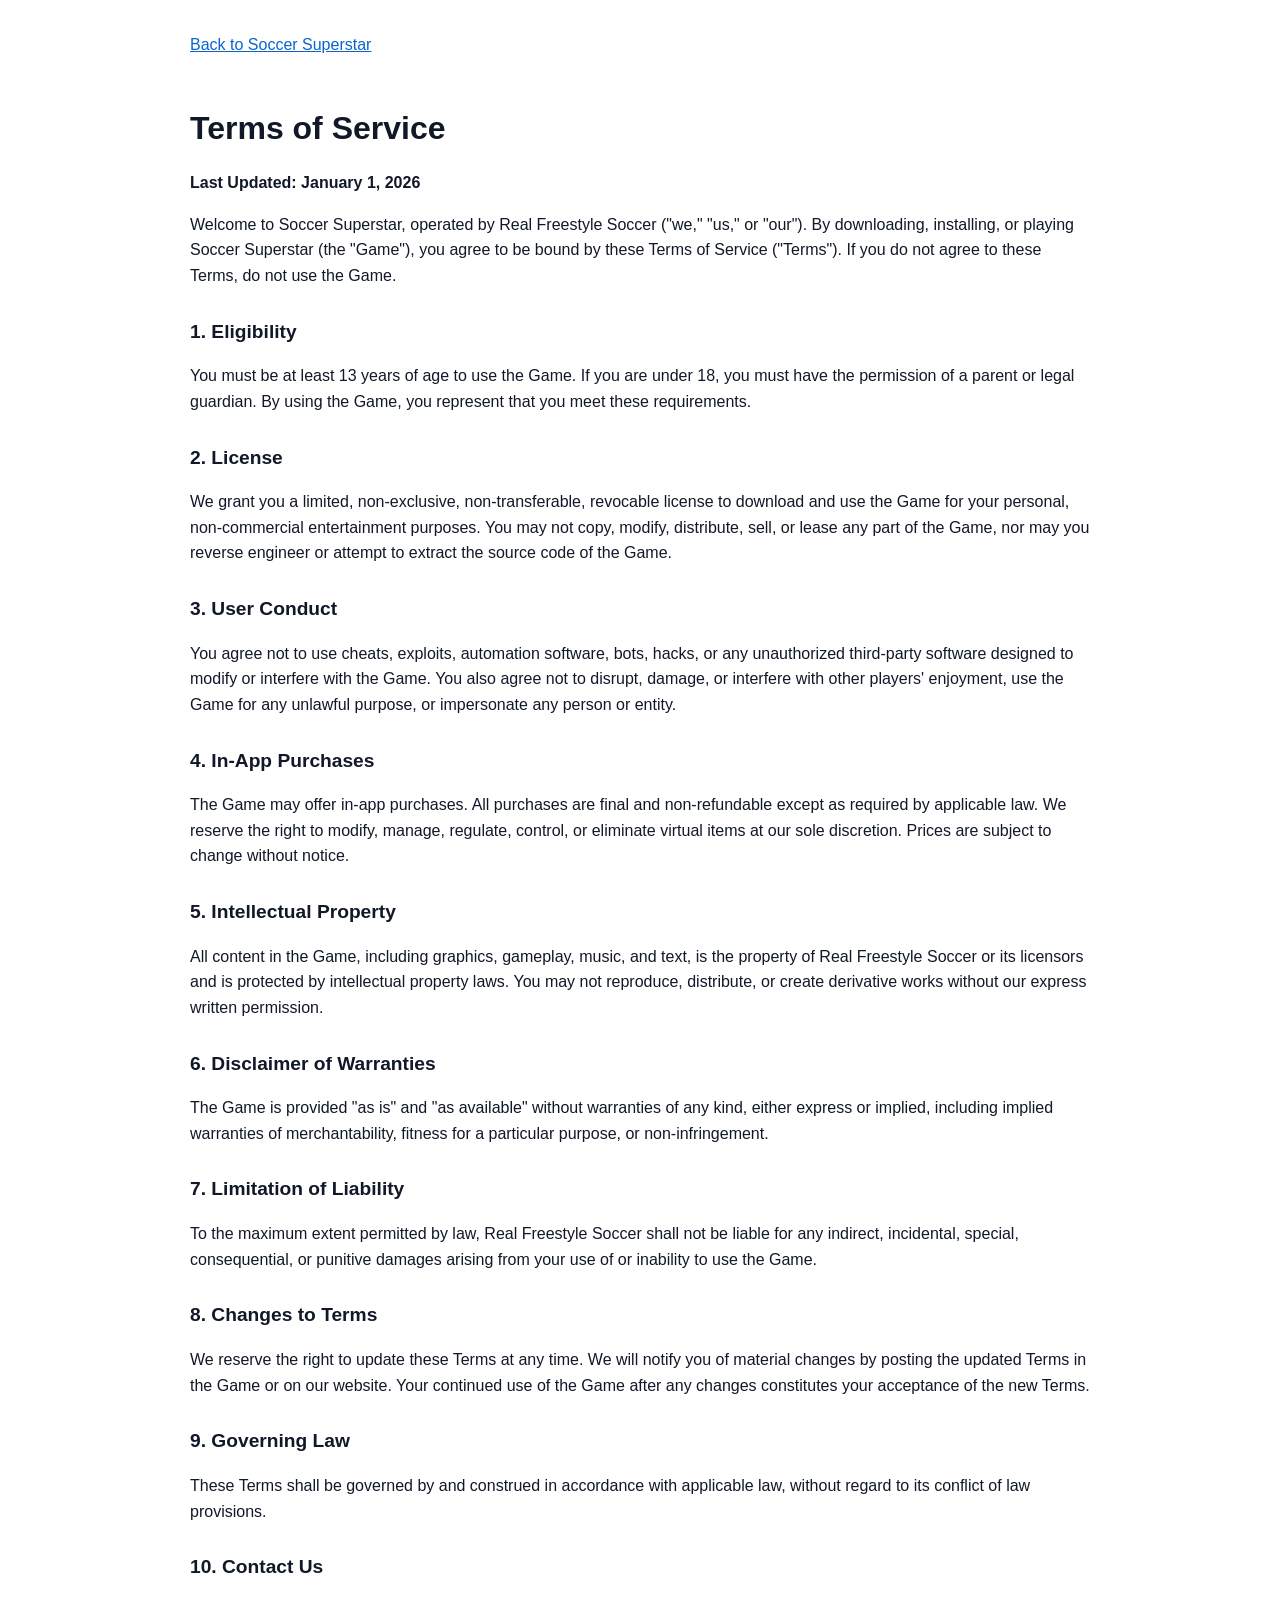
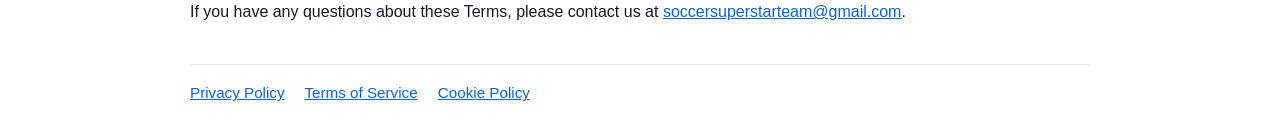
<file: terms-of-service/index.html>
<!DOCTYPE html>
<html lang="en">
<head>
  <meta charset="UTF-8">
  <meta name="viewport" content="width=device-width, initial-scale=1.0">
  <title>Terms of Service | Soccer Superstar</title>
  <meta name="description" content="Read the Terms of Service for Soccer Superstar by Real Freestyle Soccer.">
  <meta name="robots" content="index, follow">
  <link rel="canonical" href="https://www.simface.com/terms-of-service/">
  <link rel="icon" type="image/svg+xml" href="/assets/icons/favicon.svg">
  <link rel="icon" type="image/png" sizes="32x32" href="/assets/icons/favicon-32.png">
  <link rel="apple-touch-icon" href="/assets/icons/apple-touch-icon.png">
  <style>
    body { font-family: Arial, sans-serif; line-height: 1.6; max-width: 900px; margin: 0 auto; padding: 32px 20px; color: #111827; background: #ffffff; }
    a { color: #0b63ce; }
    h1 { font-size: 2rem; margin-bottom: 8px; }
    h2 { font-size: 1.2rem; margin-top: 28px; }
    .back { display: inline-block; margin-bottom: 24px; }
    .legal-nav { margin-top: 40px; padding-top: 16px; border-top: 1px solid #e5e7eb; font-size: 0.95rem; }
    .legal-nav a { margin-right: 16px; }
  </style>
</head>
<body>
  <a class="back" href="/">Back to Soccer Superstar</a>
  <h1>Terms of Service</h1>
  <p><strong>Last Updated: January 1, 2026</strong></p>
  <p>Welcome to Soccer Superstar, operated by Real Freestyle Soccer ("we," "us," or "our"). By downloading, installing, or playing Soccer Superstar (the "Game"), you agree to be bound by these Terms of Service ("Terms"). If you do not agree to these Terms, do not use the Game.</p>
  <h2>1. Eligibility</h2>
  <p>You must be at least 13 years of age to use the Game. If you are under 18, you must have the permission of a parent or legal guardian. By using the Game, you represent that you meet these requirements.</p>
  <h2>2. License</h2>
  <p>We grant you a limited, non-exclusive, non-transferable, revocable license to download and use the Game for your personal, non-commercial entertainment purposes. You may not copy, modify, distribute, sell, or lease any part of the Game, nor may you reverse engineer or attempt to extract the source code of the Game.</p>
  <h2>3. User Conduct</h2>
  <p>You agree not to use cheats, exploits, automation software, bots, hacks, or any unauthorized third-party software designed to modify or interfere with the Game. You also agree not to disrupt, damage, or interfere with other players' enjoyment, use the Game for any unlawful purpose, or impersonate any person or entity.</p>
  <h2>4. In-App Purchases</h2>
  <p>The Game may offer in-app purchases. All purchases are final and non-refundable except as required by applicable law. We reserve the right to modify, manage, regulate, control, or eliminate virtual items at our sole discretion. Prices are subject to change without notice.</p>
  <h2>5. Intellectual Property</h2>
  <p>All content in the Game, including graphics, gameplay, music, and text, is the property of Real Freestyle Soccer or its licensors and is protected by intellectual property laws. You may not reproduce, distribute, or create derivative works without our express written permission.</p>
  <h2>6. Disclaimer of Warranties</h2>
  <p>The Game is provided "as is" and "as available" without warranties of any kind, either express or implied, including implied warranties of merchantability, fitness for a particular purpose, or non-infringement.</p>
  <h2>7. Limitation of Liability</h2>
  <p>To the maximum extent permitted by law, Real Freestyle Soccer shall not be liable for any indirect, incidental, special, consequential, or punitive damages arising from your use of or inability to use the Game.</p>
  <h2>8. Changes to Terms</h2>
  <p>We reserve the right to update these Terms at any time. We will notify you of material changes by posting the updated Terms in the Game or on our website. Your continued use of the Game after any changes constitutes your acceptance of the new Terms.</p>
  <h2>9. Governing Law</h2>
  <p>These Terms shall be governed by and construed in accordance with applicable law, without regard to its conflict of law provisions.</p>
  <h2>10. Contact Us</h2>
  <p>If you have any questions about these Terms, please contact us at <a href="mailto:soccersuperstarteam@gmail.com">soccersuperstarteam@gmail.com</a>.</p>
  <nav class="legal-nav" aria-label="Legal">
    <a href="/privacy-policy/">Privacy Policy</a>
    <a href="/terms-of-service/" aria-current="page">Terms of Service</a>
    <a href="/cookie-policy/">Cookie Policy</a>
  </nav>
</body>
</html>
</file>
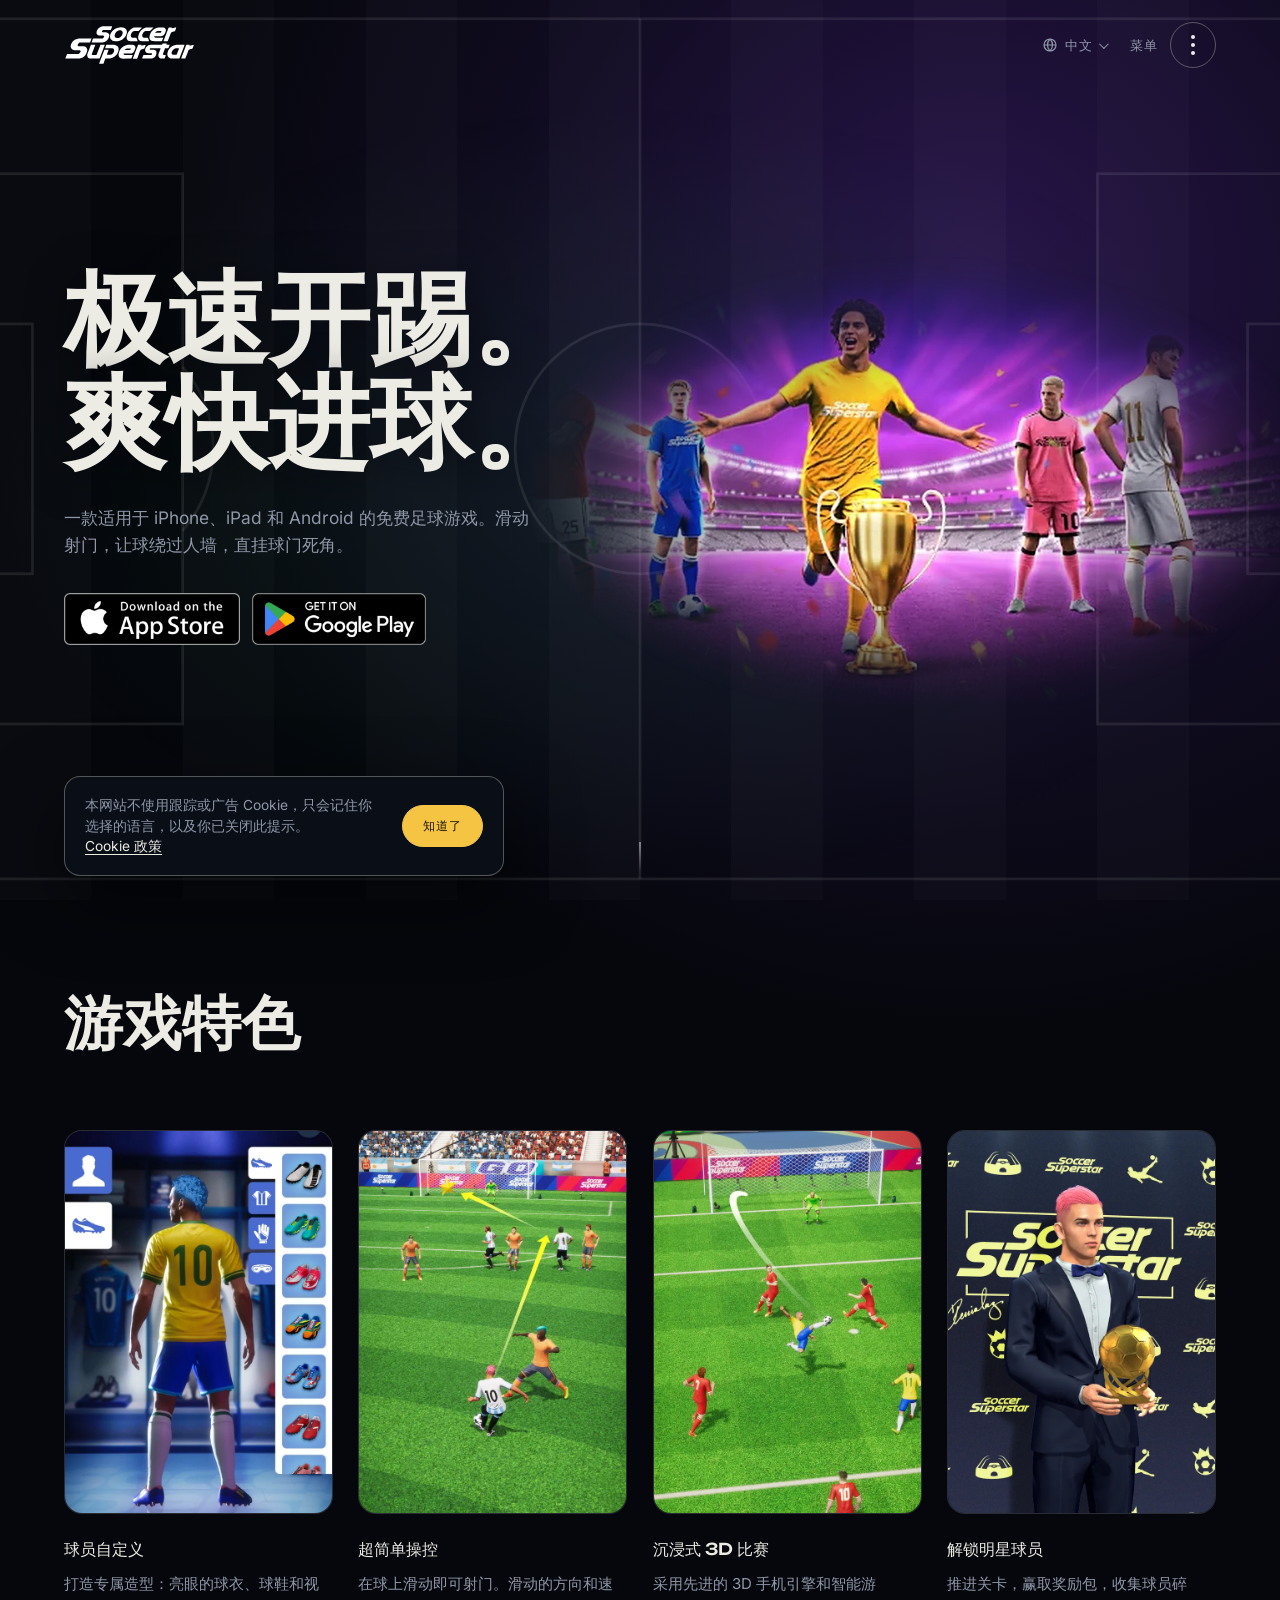
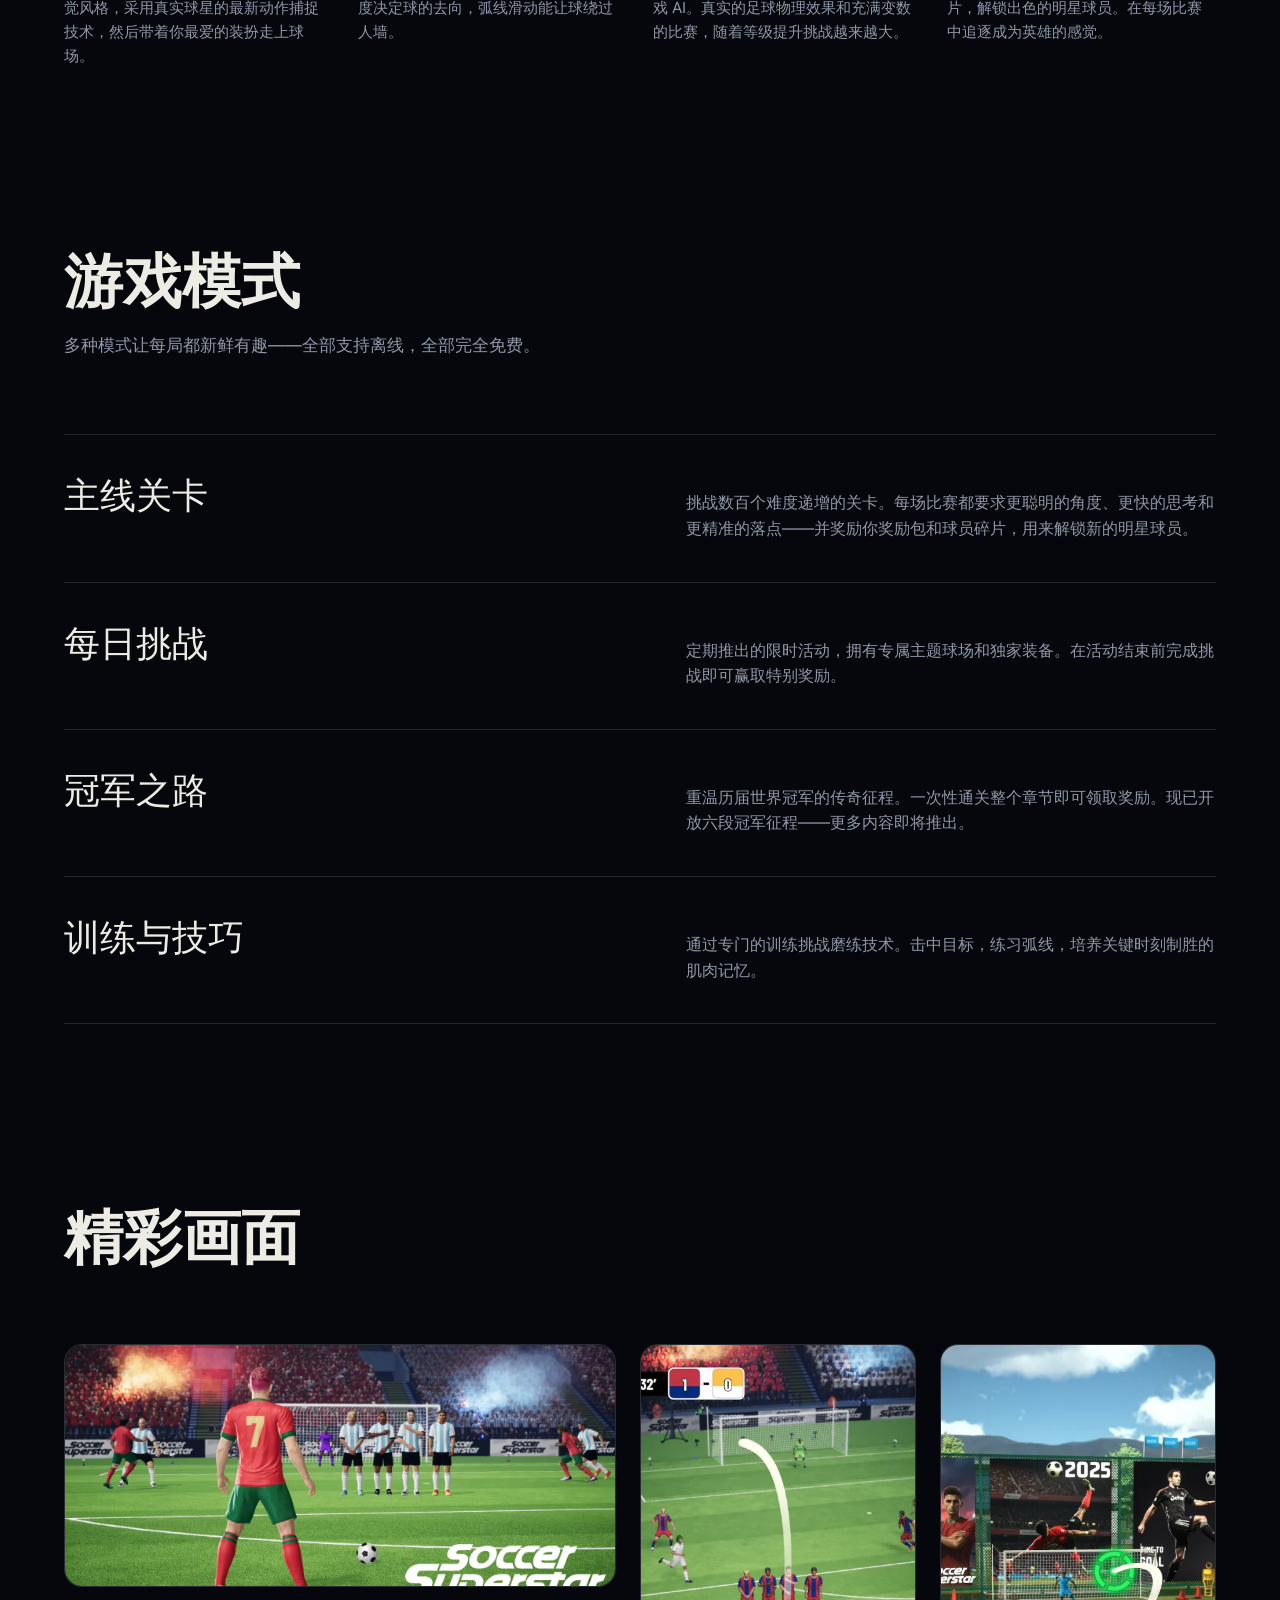
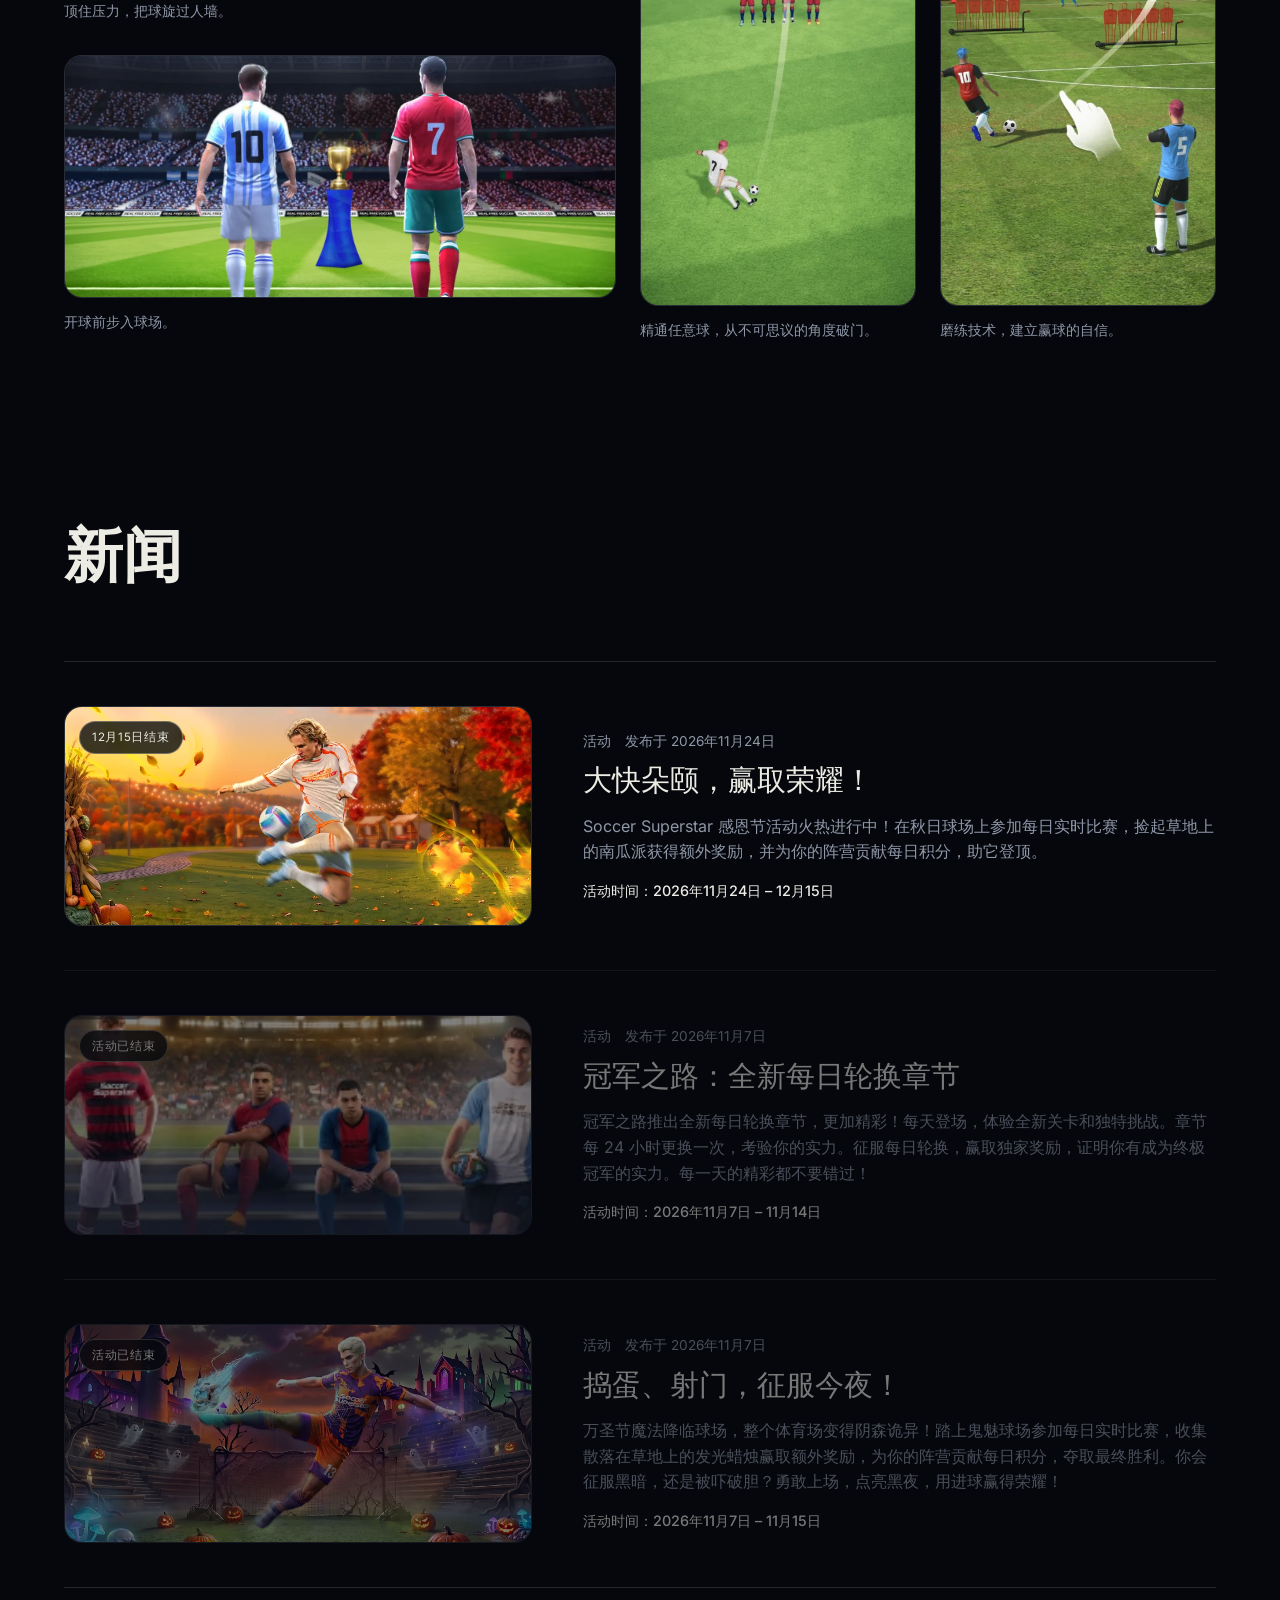
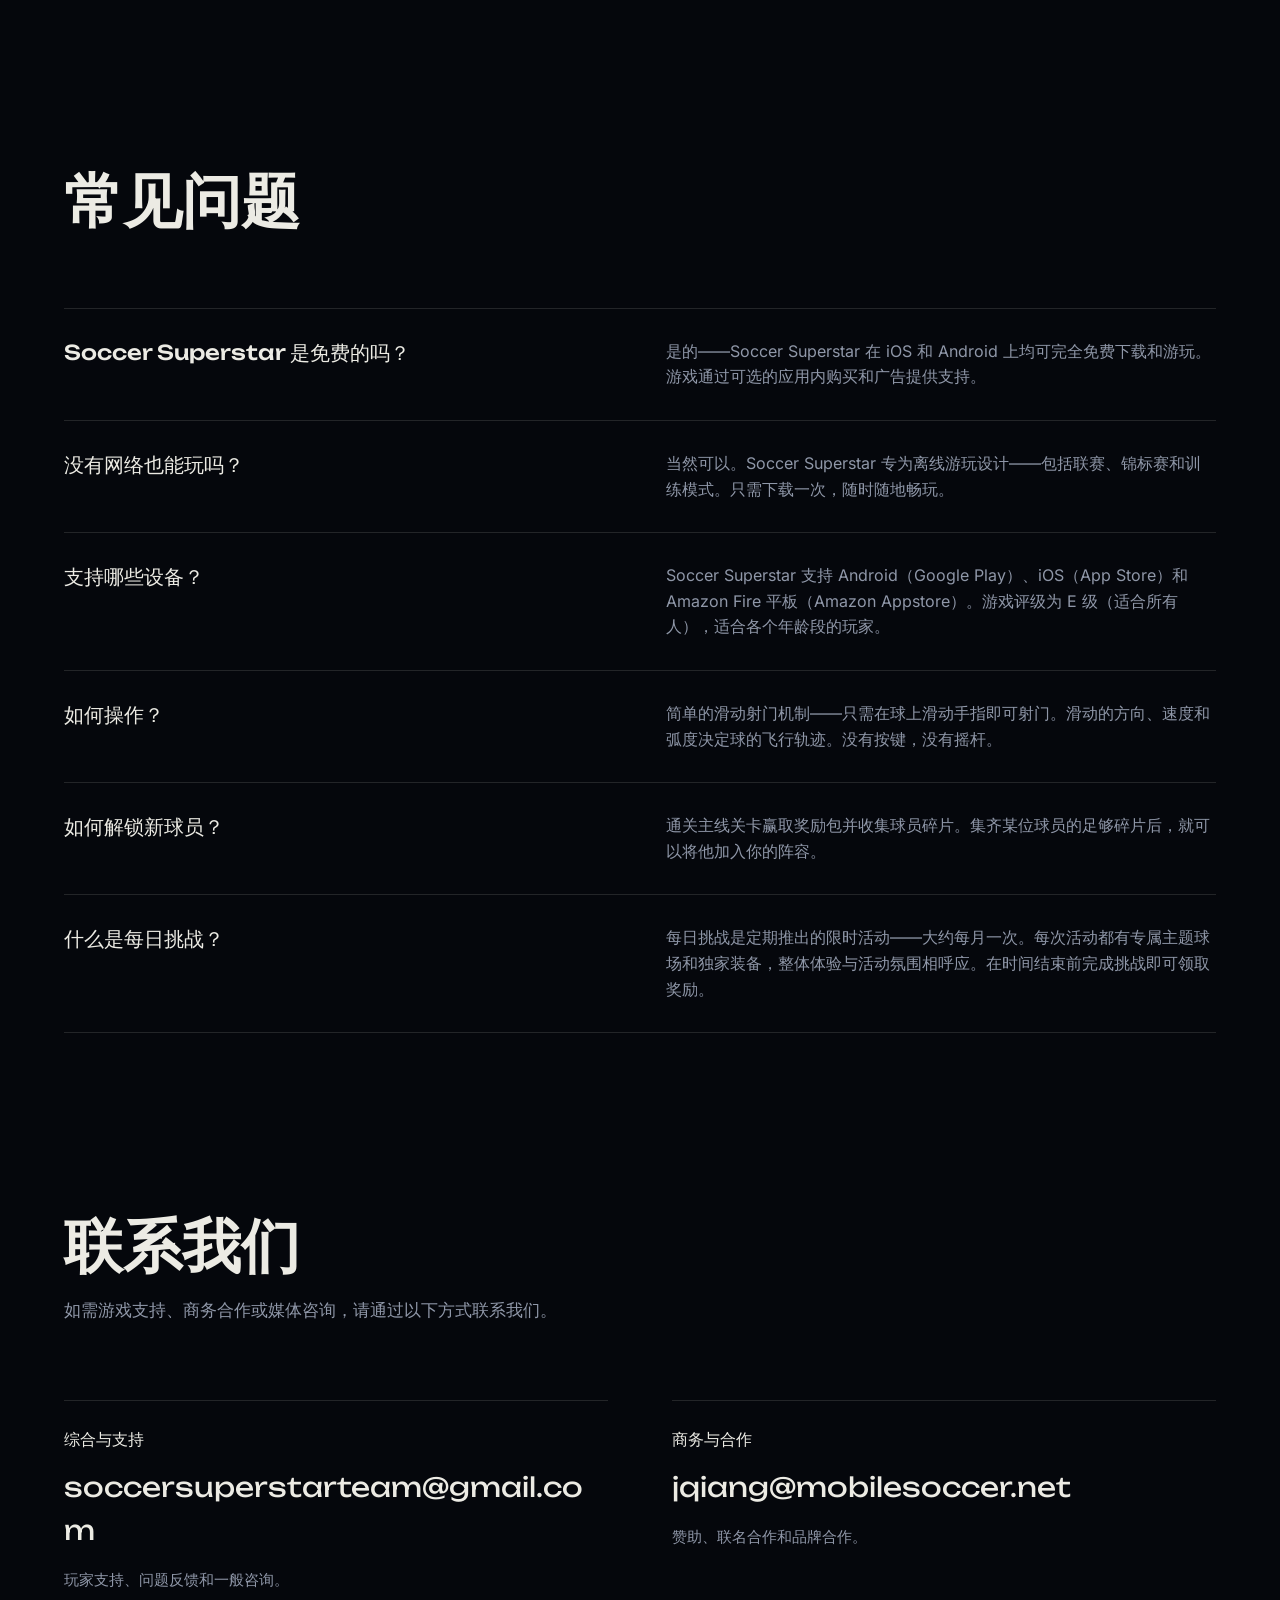
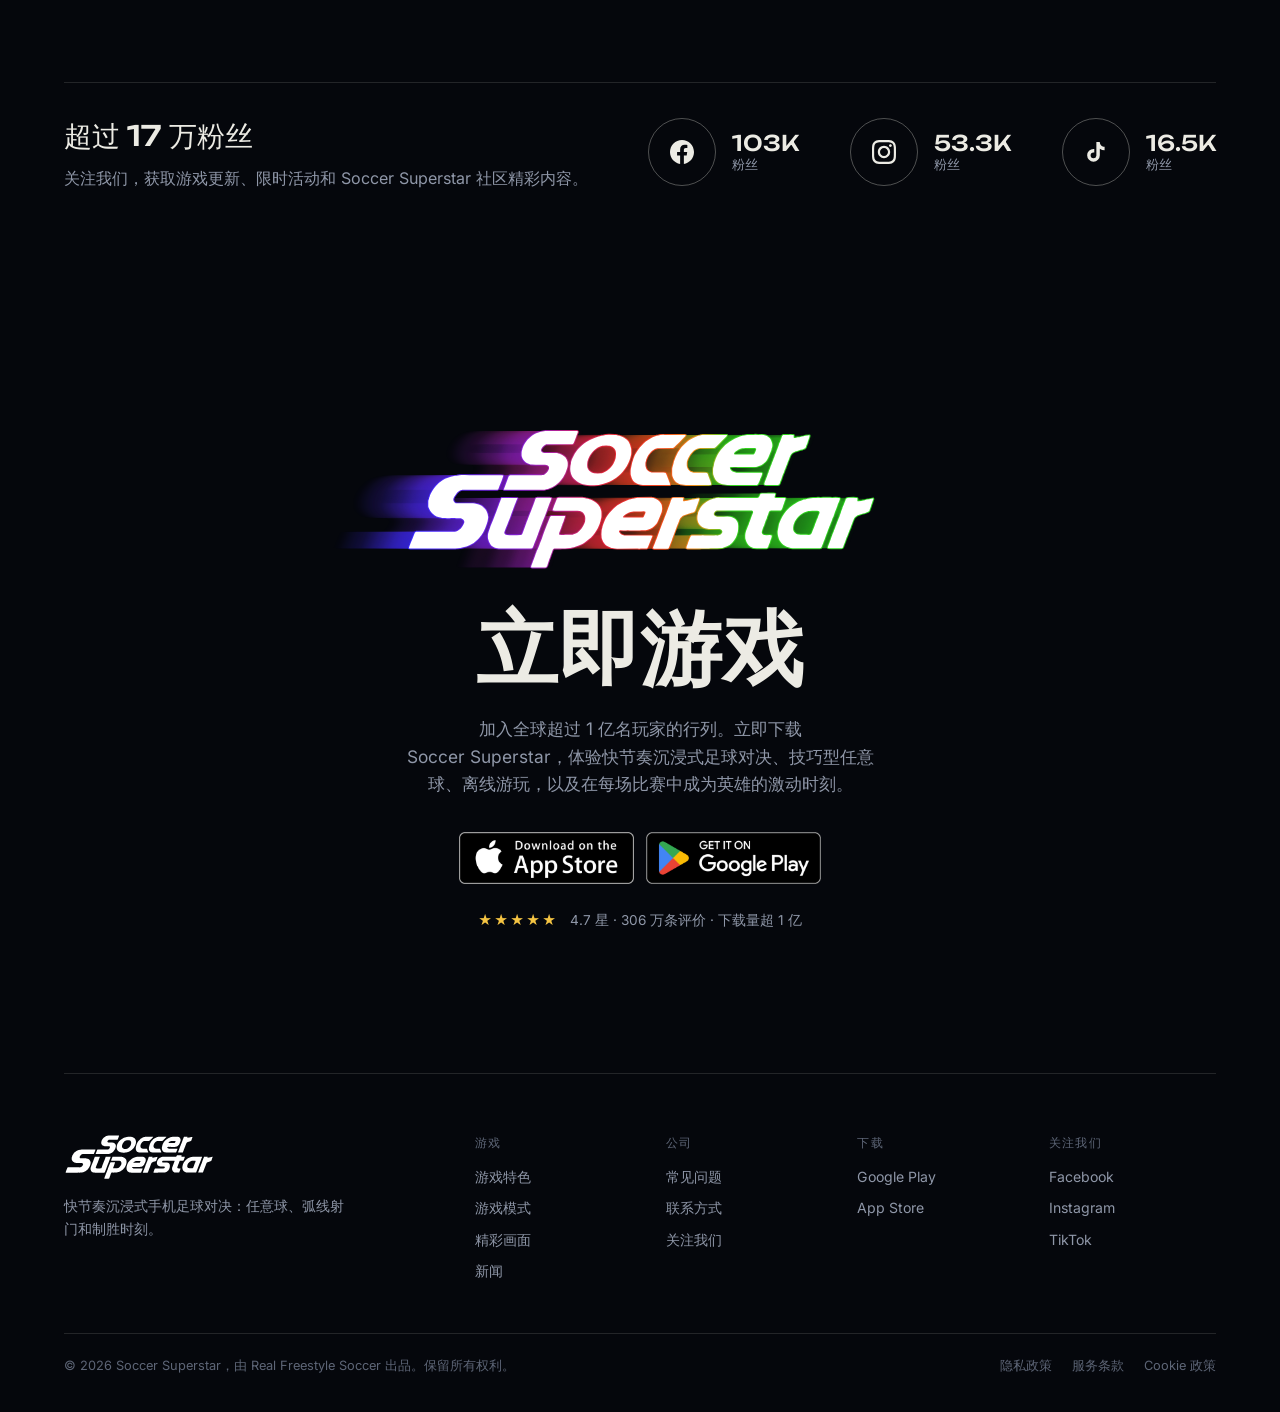
<file: zh-cn/index.html>
<!DOCTYPE html>
<html lang="zh-Hans">
<head>
  <meta charset="UTF-8">
  <meta name="viewport" content="width=device-width, initial-scale=1.0">
  <title>Soccer Superstar | iOS 和 Android 免费足球游戏</title>
  <meta name="description" content="Soccer Superstar 是一款免费手机足球游戏，滑动操控、弧线球、任意球，还能离线玩。立即在 iOS 和 Android 上免费下载。">
  <meta name="author" content="Real Freestyle Soccer">
  <meta name="robots" content="index, follow, max-image-preview:large">
  <link rel="canonical" href="https://www.simface.com/zh-cn/">
  <link rel="alternate" hreflang="en" href="https://www.simface.com/">
  <link rel="alternate" hreflang="zh-Hans" href="https://www.simface.com/zh-cn/">
  <link rel="alternate" hreflang="es" href="https://www.simface.com/es/">
  <link rel="alternate" hreflang="pt" href="https://www.simface.com/pt/">
  <link rel="alternate" hreflang="fr" href="https://www.simface.com/fr/">
  <link rel="alternate" hreflang="ar" href="https://www.simface.com/ar/">
  <link rel="alternate" hreflang="id" href="https://www.simface.com/id/">
  <link rel="alternate" hreflang="ja" href="https://www.simface.com/ja/">
  <link rel="alternate" hreflang="x-default" href="https://www.simface.com/">

  <meta property="og:type" content="website">
  <meta property="og:site_name" content="Soccer Superstar">
  <meta property="og:title" content="Soccer Superstar 官方网站">
  <meta property="og:description" content="下载 Soccer Superstar，一款免费手机足球游戏：滑动操控、弧线射门、离线游玩、每日挑战和冠军之路。">
  <meta property="og:image" content="https://www.simface.com/assets/images/soccer-superstar-share.jpg">
  <meta property="og:image:width" content="1200">
  <meta property="og:image:height" content="630">
  <meta property="og:image:alt" content="Soccer Superstar 球员在座无虚席的球场中准备主罚任意球，面前是对方人墙">
  <meta property="og:url" content="https://www.simface.com/zh-cn/">
  <meta property="og:locale" content="zh_CN">
  <meta property="og:locale:alternate" content="en_US">
  <meta property="og:locale:alternate" content="es_ES">
  <meta property="og:locale:alternate" content="pt_BR">
  <meta property="og:locale:alternate" content="fr_FR">
  <meta property="og:locale:alternate" content="ar_AR">
  <meta property="og:locale:alternate" content="id_ID">
  <meta property="og:locale:alternate" content="ja_JP">
  <meta name="twitter:card" content="summary_large_image">
  <meta name="twitter:title" content="Soccer Superstar 官方网站">
  <meta name="twitter:description" content="畅玩免费手机足球游戏：滑动操控、弧线球、任意球、离线游玩和冠军赛事。">
  <meta name="twitter:image" content="https://www.simface.com/assets/images/soccer-superstar-share.jpg">
  <meta name="twitter:image:alt" content="Soccer Superstar 球员在座无虚席的球场中准备主罚任意球，面前是对方人墙">

  <link rel="icon" type="image/svg+xml" href="/assets/icons/favicon.svg">
  <link rel="icon" type="image/png" sizes="32x32" href="/assets/icons/favicon-32.png">
  <link rel="apple-touch-icon" href="/assets/icons/apple-touch-icon.png">
  <link rel="manifest" href="/site.webmanifest">
  <meta name="theme-color" content="#05070c">
  <link rel="preload" href="/assets/fonts/unbounded-variable.woff" as="font" type="font/woff" crossorigin>
  <link rel="stylesheet" href="/styles.css">

  <script type="application/ld+json">
  {
    "@context": "https://schema.org",
    "@graph": [
      {
        "@type": "WebSite",
        "@id": "https://www.simface.com/#website",
        "url": "https://www.simface.com/zh-cn/",
        "name": "Soccer Superstar 官方网站",
        "description": "Soccer Superstar 官方网站——一款适用于 iOS 和 Android 的免费手机足球游戏。",
        "publisher": {
          "@id": "https://www.simface.com/#organization"
        },
        "inLanguage": "zh-Hans"
      },
      {
        "@type": "Organization",
        "@id": "https://www.simface.com/#organization",
        "name": "Real Freestyle Soccer",
        "url": "https://www.simface.com/",
        "logo": "https://www.simface.com/assets/icons/icon-512.png",
        "sameAs": [
          "https://www.facebook.com/playsoccersuperstar/",
          "https://www.instagram.com/soccersuperstar2025/",
          "https://www.tiktok.com/@soccersuperstar"
        ]
      },
      {
        "@type": [
          "VideoGame",
          "MobileApplication"
        ],
        "@id": "https://www.simface.com/#soccer-superstar",
        "name": "Soccer Superstar",
        "url": "https://www.simface.com/zh-cn/",
        "mainEntityOfPage": "https://www.simface.com/zh-cn/",
        "identifier": "com.soccer.score.star",
        "author": {
          "@id": "https://www.simface.com/#organization"
        },
        "publisher": {
          "@id": "https://www.simface.com/#organization"
        },
        "genre": [
          "Sports Game",
          "Football Game",
          "Mobile Game"
        ],
        "applicationCategory": "GameApplication",
        "operatingSystem": "Android, iOS",
        "isAccessibleForFree": true,
        "image": [
          "https://www.simface.com/assets/images/soccer-superstar-hero-players.webp",
          "https://www.simface.com/assets/images/soccer-superstar-walkout-trophy-before-kickoff.webp",
          "https://www.simface.com/assets/images/soccer-superstar-player-customization-locker-room.webp"
        ],
        "description": "Soccer Superstar 是一款免费手机足球游戏，拥有滑动操控、任意球、弧线球、球员自定义、离线游玩、每日挑战和冠军之路。",
        "aggregateRating": {
          "@type": "AggregateRating",
          "ratingValue": "4.7",
          "ratingCount": "3060000",
          "bestRating": "5"
        },
        "offers": {
          "@type": "Offer",
          "price": "0",
          "priceCurrency": "USD",
          "availability": "https://schema.org/InStock"
        },
        "downloadUrl": [
          "https://play.google.com/store/apps/details?id=com.soccer.score.star&hl=zh_CN",
          "https://apps.apple.com/us/app/soccer-superstar/id1550945606"
        ]
      },
      {
        "@type": "FAQPage",
        "@id": "https://www.simface.com/#faq-schema",
        "mainEntity": [
          {
            "@type": "Question",
            "name": "Soccer Superstar 是免费的吗？",
            "acceptedAnswer": {
              "@type": "Answer",
              "text": "是的——Soccer Superstar 在 iOS 和 Android 上均可完全免费下载和游玩。游戏通过可选的应用内购买和广告提供支持。"
            }
          },
          {
            "@type": "Question",
            "name": "Soccer Superstar 可以离线玩吗？",
            "acceptedAnswer": {
              "@type": "Answer",
              "text": "当然可以。Soccer Superstar 专为离线游玩设计——包括联赛、锦标赛和训练模式。只需下载一次，随时随地畅玩。"
            }
          },
          {
            "@type": "Question",
            "name": "Soccer Superstar 怎么操作？",
            "acceptedAnswer": {
              "@type": "Answer",
              "text": "简单的滑动射门机制——只需在球上滑动手指即可射门。滑动的方向、速度和弧度决定球的飞行轨迹。没有按键，没有摇杆。"
            }
          }
        ]
      }
    ]
  }
  </script>
</head>
<body>
  <div class="site-shell">
    <header class="topbar">
      <a class="brand" href="#home" aria-label="Soccer Superstar 首页">
        <img class="brand-mark" src="/assets/brand/soccer-superstar-logo-white.svg" alt="Soccer Superstar" width="604" height="185">
      </a>
      <div class="topbar-right">
        <details class="lang-picker">
          <summary aria-label="语言"><svg viewBox="0 0 24 24" width="16" height="16" aria-hidden="true"><path fill="none" stroke="currentColor" stroke-width="1.8" d="M12 3a9 9 0 1 0 0 18 9 9 0 0 0 0-18Zm-9 9h18M12 3c2.5 2.6 3.8 5.6 3.8 9s-1.3 6.4-3.8 9c-2.5-2.6-3.8-5.6-3.8-9S9.5 5.6 12 3Z"/></svg><span class="lang-current">中文</span></summary>
          <ul class="lang-menu">
            <li><a href="/" hreflang="en" lang="en" data-lang="en">English</a></li>
            <li><a href="/zh-cn/" hreflang="zh-Hans" lang="zh-Hans" data-lang="zh-cn" aria-current="true">简体中文</a></li>
            <li><a href="/es/" hreflang="es" lang="es" data-lang="es">Español</a></li>
            <li><a href="/pt/" hreflang="pt" lang="pt" data-lang="pt">Português</a></li>
            <li><a href="/fr/" hreflang="fr" lang="fr" data-lang="fr">Français</a></li>
            <li><a href="/ar/" hreflang="ar" lang="ar" data-lang="ar">العربية</a></li>
            <li><a href="/id/" hreflang="id" lang="id" data-lang="id">Bahasa Indonesia</a></li>
            <li><a href="/ja/" hreflang="ja" lang="ja" data-lang="ja">日本語</a></li>
          </ul>
        </details>
        <button class="nav-toggle" aria-label="切换菜单" aria-expanded="false" aria-controls="site-menu">
          <span class="nav-toggle-label">菜单</span>
          <span class="nav-toggle-dots" aria-hidden="true"><span></span><span></span><span></span></span>
        </button>
      </div>
      <nav class="nav" id="site-menu" aria-label="主导航">
        <a href="#features">游戏特色</a>
        <a href="#modes">游戏模式</a>
        <a href="#gallery">精彩画面</a>
        <a href="#news">新闻</a>
        <a href="#faq">常见问题</a>
        <a href="#contact">联系方式</a>
        <a href="#play" class="nav-cta">立即游戏</a>
      </nav>
    </header>

    <div class="pitch-bg" aria-hidden="true"></div>

    <main id="home">

      <!-- ═══ HERO ═══ -->
      <section class="hero">
        <div class="hero-copy">
          <h1><span class="visually-hidden">Soccer Superstar: </span>极速开踢。<br>爽快进球。</h1>
          <p class="hero-text">一款适用于 iPhone、iPad 和 Android 的免费足球游戏。滑动射门，让球绕过人墙，直挂球门死角。</p>
          <div class="store-links" aria-label="下载 Soccer Superstar">
            <a href="https://apps.apple.com/us/app/soccer-superstar/id1550945606" class="store-badge" target="_blank" rel="noopener noreferrer"><img src="/assets/badges/app-store-en.png" alt="在 App Store 下载" width="540" height="160"></a>
            <a href="https://play.google.com/store/apps/details?id=com.soccer.score.star&amp;hl=zh_CN" class="store-badge" target="_blank" rel="noopener noreferrer"><img src="/assets/badges/google-play-en.png" alt="在 Google Play 下载" width="538" height="160"></a>
          </div>
        </div>
        <div class="hero-art">
          <img src="/assets/images/soccer-superstar-hero-players.webp" alt="Soccer Superstar 足球英雄们站在紫色灯光球场中的金色奖杯周围" width="1220" height="682" fetchpriority="high">
        </div>
        <a href="#features" class="hero-link" aria-label="游戏特色"><span aria-hidden="true"></span></a>
      </section>

      <!-- ═══ FEATURES ═══ -->
      <section class="features section" id="features">
        <div class="section-heading">
          <h2>游戏特色</h2>
        </div>
        <div class="feature-grid">
          <article class="feature-card frame-cut">
            <img src="/assets/images/soccer-superstar-player-customization-locker-room.webp" alt="Soccer Superstar 球员自定义界面，展示身穿黄色球衣的 10 号球员和球鞋选项" width="640" height="1138" loading="lazy">
            <div class="feature-card-copy">
              <h3>球员自定义</h3>
              <p>打造专属造型：亮眼的球衣、球鞋和视觉风格，采用真实球星的最新动作捕捉技术，然后带着你最爱的装扮走上球场。</p>
            </div>
          </article>
          <article class="feature-card frame-cut">
            <img src="/assets/images/soccer-superstar-flick-pass-arrows-controls.webp" alt="Soccer Superstar 的 10 号球员准备传球，箭头显示皮球飞向球门的路线" width="640" height="1138" loading="lazy">
            <div class="feature-card-copy">
              <h3>超简单操控</h3>
              <p>在球上滑动即可射门。滑动的方向和速度决定球的去向，弧线滑动能让球绕过人墙。</p>
            </div>
          </article>
          <article class="feature-card frame-cut">
            <img src="/assets/images/soccer-superstar-scissor-kick-volley.webp" alt="Soccer Superstar 倒挂金钩画面：球门前的后卫与看台上的观众" width="640" height="1138" loading="lazy">
            <div class="feature-card-copy">
              <h3>沉浸式 3D 比赛</h3>
              <p>采用先进的 3D 手机引擎和智能游戏 AI。真实的足球物理效果和充满变数的比赛，随着等级提升挑战越来越大。</p>
            </div>
          </article>
          <article class="feature-card frame-cut">
            <img src="/assets/images/soccer-superstar-awards-ceremony-golden-ball.webp" alt="Soccer Superstar 颁奖典礼画面：粉色头发的球员手捧金色足球奖杯" width="640" height="1138" loading="lazy">
            <div class="feature-card-copy">
              <h3>解锁明星球员</h3>
              <p>推进关卡，赢取奖励包，收集球员碎片，解锁出色的明星球员。在每场比赛中追逐成为英雄的感觉。</p>
            </div>
          </article>
        </div>
      </section>

      <!-- ═══ GAME MODES ═══ -->
      <section class="modes section" id="modes">
        <div class="section-heading">
          <h2>游戏模式</h2>
          <p class="section-subtext">多种模式让每局都新鲜有趣——全部支持离线，全部完全免费。</p>
        </div>
        <div class="modes-grid">
          <div class="mode-card frame-cut">
            <div class="mode-icon" aria-hidden="true">⚽</div>
            <h3>主线关卡</h3>
            <p>挑战数百个难度递增的关卡。每场比赛都要求更聪明的角度、更快的思考和更精准的落点——并奖励你奖励包和球员碎片，用来解锁新的明星球员。</p>
          </div>
          <div class="mode-card frame-cut">
            <div class="mode-icon" aria-hidden="true">🏆</div>
            <h3>每日挑战</h3>
            <p>定期推出的限时活动，拥有专属主题球场和独家装备。在活动结束前完成挑战即可赢取特别奖励。</p>
          </div>
          <div class="mode-card frame-cut">
            <div class="mode-icon" aria-hidden="true">🌍</div>
            <h3>冠军之路</h3>
            <p>重温历届世界冠军的传奇征程。一次性通关整个章节即可领取奖励。现已开放六段冠军征程——更多内容即将推出。</p>
          </div>
          <div class="mode-card frame-cut">
            <div class="mode-icon" aria-hidden="true">🎽</div>
            <h3>训练与技巧</h3>
            <p>通过专门的训练挑战磨练技术。击中目标，练习弧线，培养关键时刻制胜的肌肉记忆。</p>
          </div>
        </div>
      </section>

      <!-- ═══ GALLERY ═══ -->
      <section class="gallery section" id="gallery">
        <div class="section-heading">
          <h2>精彩画面</h2>
        </div>
        <div class="gallery-grid">
          <figure class="gallery-card frame-cut landscape">
            <img src="/assets/images/soccer-superstar-free-kick-key-art.webp" alt="Soccer Superstar 葡萄牙对阵阿根廷的任意球场景，球场内观众点燃焰火" width="1400" height="788" loading="lazy">
            <figcaption>顶住压力，把球旋过人墙。</figcaption>
          </figure>
          <figure class="gallery-card frame-cut landscape">
            <img src="/assets/images/soccer-superstar-walkout-trophy-before-kickoff.webp" alt="Soccer Superstar 球场画面：10 号和 7 号球员在开球前走向奖杯" width="1400" height="790" loading="lazy">
            <figcaption>开球前步入球场。</figcaption>
          </figure>
          <figure class="gallery-card frame-cut portrait">
            <img src="/assets/images/soccer-superstar-free-kick-wall-challenge.webp" alt="Soccer Superstar 白色球衣球员越过人墙罚任意球" width="507" height="863" loading="lazy">
            <figcaption>精通任意球，从不可思议的角度破门。</figcaption>
          </figure>
          <figure class="gallery-card frame-cut portrait">
            <img src="/assets/images/soccer-superstar-training-target-challenge.webp" alt="Soccer Superstar 目标训练挑战：手势图标引导弧线射门路线" width="511" height="913" loading="lazy">
            <figcaption>磨练技术，建立赢球的自信。</figcaption>
          </figure>
        </div>
      </section>

      <!-- ═══ NEWS ═══ -->
      <!-- To add a post: copy one <article class="news-card">, put it first, update the image, text and data-ends (YYYY-MM-DD).
           Every post shows the date it was posted (<time class="news-date">, datetime = YYYY-MM-DD) and the event dates (<p class="news-when">). -->
      <section class="news section" id="news" data-ended-label="活动已结束">
        <div class="section-heading">
          <h2>新闻</h2>
        </div>
        <div class="news-grid">
          <article class="news-card frame-cut" data-ends="2026-12-15">
            <div class="news-media">
              <img src="/assets/images/soccer-superstar-news-thanksgiving-feast-your-way-to-glory.webp" alt="Soccer Superstar 球员在秋日球场上凌空抽射，落叶纷飞，旁边摆着南瓜和丰收装饰" width="814" height="454" loading="lazy">
              <span class="news-badge">12月15日结束</span>
            </div>
            <div class="news-copy">
              <div class="news-meta"><p class="news-tag">活动</p><time class="news-date" datetime="2026-11-24">发布于 2026年11月24日</time></div>
              <h3>大快朵颐，赢取荣耀！</h3>
              <p>Soccer Superstar 感恩节活动火热进行中！在秋日球场上参加每日实时比赛，捡起草地上的南瓜派获得额外奖励，并为你的阵营贡献每日积分，助它登顶。</p>
              <p class="news-when">活动时间：2026年11月24日 – 12月15日</p>
            </div>
          </article>
          <article class="news-card frame-cut" data-ends="2026-11-14">
            <div class="news-media">
              <img src="/assets/images/soccer-superstar-news-road-to-the-championship-daily-chapters.webp" alt="四名 Soccer Superstar 球员在摆满奖杯的球场通道中等待" width="407" height="132" loading="lazy">
              <span class="news-badge">11月14日结束</span>
            </div>
            <div class="news-copy">
              <div class="news-meta"><p class="news-tag">活动</p><time class="news-date" datetime="2026-11-07">发布于 2026年11月7日</time></div>
              <h3>冠军之路：全新每日轮换章节</h3>
              <p>冠军之路推出全新每日轮换章节，更加精彩！每天登场，体验全新关卡和独特挑战。章节每 24 小时更换一次，考验你的实力。征服每日轮换，赢取独家奖励，证明你有成为终极冠军的实力。每一天的精彩都不要错过！</p>
              <p class="news-when">活动时间：2026年11月7日 – 11月14日</p>
            </div>
          </article>
          <article class="news-card frame-cut" data-ends="2026-11-15">
            <div class="news-media">
              <img src="/assets/images/soccer-superstar-news-halloween-trick-kick-claim-the-night.webp" alt="Soccer Superstar 球员在万圣节闹鬼球场中凌空抽射燃烧的骷髅球，周围有南瓜灯和幽灵" width="822" height="450" loading="lazy">
              <span class="news-badge">11月15日结束</span>
            </div>
            <div class="news-copy">
              <div class="news-meta"><p class="news-tag">活动</p><time class="news-date" datetime="2026-11-07">发布于 2026年11月7日</time></div>
              <h3>捣蛋、射门，征服今夜！</h3>
              <p>万圣节魔法降临球场，整个体育场变得阴森诡异！踏上鬼魅球场参加每日实时比赛，收集散落在草地上的发光蜡烛赢取额外奖励，为你的阵营贡献每日积分，夺取最终胜利。你会征服黑暗，还是被吓破胆？勇敢上场，点亮黑夜，用进球赢得荣耀！</p>
              <p class="news-when">活动时间：2026年11月7日 – 11月15日</p>
            </div>
          </article>
        </div>
      </section>

      <!-- ═══ FAQ ═══ -->
      <section class="faq section" id="faq">
        <div class="section-heading">
          <h2>常见问题</h2>
        </div>
        <div class="faq-grid">
          <div class="faq-item frame-cut">
            <h3 class="faq-q">Soccer Superstar 是免费的吗？</h3>
            <p class="faq-a">是的——Soccer Superstar 在 iOS 和 Android 上均可完全免费下载和游玩。游戏通过可选的应用内购买和广告提供支持。</p>
          </div>
          <div class="faq-item frame-cut">
            <h3 class="faq-q">没有网络也能玩吗？</h3>
            <p class="faq-a">当然可以。Soccer Superstar 专为离线游玩设计——包括联赛、锦标赛和训练模式。只需下载一次，随时随地畅玩。</p>
          </div>
          <div class="faq-item frame-cut">
            <h3 class="faq-q">支持哪些设备？</h3>
            <p class="faq-a">Soccer Superstar 支持 Android（Google Play）、iOS（App Store）和 Amazon Fire 平板（Amazon Appstore）。游戏评级为 E 级（适合所有人），适合各个年龄段的玩家。</p>
          </div>
          <div class="faq-item frame-cut">
            <h3 class="faq-q">如何操作？</h3>
            <p class="faq-a">简单的滑动射门机制——只需在球上滑动手指即可射门。滑动的方向、速度和弧度决定球的飞行轨迹。没有按键，没有摇杆。</p>
          </div>
          <div class="faq-item frame-cut">
            <h3 class="faq-q">如何解锁新球员？</h3>
            <p class="faq-a">通关主线关卡赢取奖励包并收集球员碎片。集齐某位球员的足够碎片后，就可以将他加入你的阵容。</p>
          </div>
          <div class="faq-item frame-cut">
            <h3 class="faq-q">什么是每日挑战？</h3>
            <p class="faq-a">每日挑战是定期推出的限时活动——大约每月一次。每次活动都有专属主题球场和独家装备，整体体验与活动氛围相呼应。在时间结束前完成挑战即可领取奖励。</p>
          </div>
        </div>
      </section>

      <!-- ═══ CONTACT ═══ -->
      <section class="contact section" id="contact">
        <div class="section-heading">
          <h2>联系我们</h2>
          <p>如需游戏支持、商务合作或媒体咨询，请通过以下方式联系我们。</p>
        </div>
        <div class="contact-grid">
          <article class="contact-card frame-cut">
            <h3>综合与支持</h3>
            <p><a href="mailto:soccersuperstarteam@gmail.com">soccersuperstarteam@gmail.com</a></p>
            <p class="contact-note">玩家支持、问题反馈和一般咨询。</p>
          </article>
          <article class="contact-card frame-cut">
            <h3>商务与合作</h3>
            <p><a href="mailto:jqiang@mobilesoccer.net">jqiang@mobilesoccer.net</a></p>
            <p class="contact-note">赞助、联名合作和品牌合作。</p>
          </article>
        </div>
        <div class="social-row" id="social">
          <h3>超过 17 万粉丝</h3>
          <p class="social-note">关注我们，获取游戏更新、限时活动和 Soccer Superstar 社区精彩内容。</p>
          <div class="social-grid">

            <!-- Facebook -->
            <a class="social-card social-card--fb" href="https://www.facebook.com/playsoccersuperstar/" target="_blank" rel="noopener noreferrer" aria-label="在 Facebook 上关注 Soccer Superstar">
              <span class="social-icon"><svg aria-hidden="true" focusable="false" xmlns="http://www.w3.org/2000/svg" viewBox="0 0 24 24" fill="currentColor"><path d="M24 12.073C24 5.405 18.627 0 12 0S0 5.405 0 12.073C0 18.1 4.388 23.094 10.125 24v-8.437H7.078v-3.49h3.047V9.41c0-3.025 1.792-4.697 4.533-4.697 1.313 0 2.686.235 2.686.235v2.97h-1.514c-1.491 0-1.956.93-1.956 1.883v2.252h3.328l-.532 3.49h-2.796V24C19.612 23.094 24 18.1 24 12.073z"/></svg></span>
              <div class="social-stat-row">
                <div class="social-stat">
                  <strong>103K</strong>
                  <span>粉丝</span>
                </div>
              </div>
            </a>

            <!-- Instagram -->
            <a class="social-card social-card--ig" href="https://www.instagram.com/soccersuperstarofficial/" target="_blank" rel="noopener noreferrer" aria-label="在 Instagram 上关注 Soccer Superstar">
              <span class="social-icon"><svg aria-hidden="true" focusable="false" xmlns="http://www.w3.org/2000/svg" viewBox="0 0 24 24" fill="currentColor"><path d="M12 2.163c3.204 0 3.584.012 4.85.07 3.252.148 4.771 1.691 4.919 4.919.058 1.265.069 1.645.069 4.849 0 3.205-.012 3.584-.069 4.849-.149 3.225-1.664 4.771-4.919 4.919-1.266.058-1.644.07-4.85.07-3.204 0-3.584-.012-4.849-.07-3.26-.149-4.771-1.699-4.919-4.92-.058-1.265-.07-1.644-.07-4.849 0-3.204.013-3.583.07-4.849.149-3.227 1.664-4.771 4.919-4.919 1.266-.057 1.645-.069 4.849-.069zm0-2.163c-3.259 0-3.667.014-4.947.072-4.358.2-6.78 2.618-6.98 6.98-.059 1.281-.073 1.689-.073 4.948 0 3.259.014 3.668.072 4.948.2 4.358 2.618 6.78 6.98 6.98 1.281.058 1.689.072 4.948.072 3.259 0 3.668-.014 4.948-.072 4.354-.2 6.782-2.618 6.979-6.98.059-1.28.073-1.689.073-4.948 0-3.259-.014-3.667-.072-4.947-.196-4.354-2.617-6.78-6.979-6.98-1.281-.059-1.69-.073-4.949-.073zm0 5.838c-3.403 0-6.162 2.759-6.162 6.162s2.759 6.163 6.162 6.163 6.162-2.759 6.162-6.163c0-3.403-2.759-6.162-6.162-6.162zm0 10.162c-2.209 0-4-1.79-4-4 0-2.209 1.791-4 4-4s4 1.791 4 4c0 2.21-1.791 4-4 4zm6.406-11.845c-.796 0-1.441.645-1.441 1.44s.645 1.44 1.441 1.44c.795 0 1.439-.645 1.439-1.44s-.644-1.44-1.439-1.44z"/></svg></span>
              <div class="social-stat-row">
                <div class="social-stat">
                  <strong>53.3K</strong>
                  <span>粉丝</span>
                </div>
              </div>
            </a>

            <!-- TikTok -->
            <a class="social-card social-card--tt" href="https://www.tiktok.com/@soccersuperstar" target="_blank" rel="noopener noreferrer" aria-label="在 TikTok 上关注 Soccer Superstar">
              <span class="social-icon"><svg aria-hidden="true" focusable="false" xmlns="http://www.w3.org/2000/svg" viewBox="0 0 24 24" fill="currentColor"><path d="M19.59 6.69a4.83 4.83 0 0 1-3.77-4.25V2h-3.45v13.67a2.89 2.89 0 0 1-2.88 2.5 2.89 2.89 0 0 1-2.89-2.89 2.89 2.89 0 0 1 2.89-2.89c.28 0 .54.04.79.1V9.01a6.33 6.33 0 0 0-.79-.05 6.34 6.34 0 0 0-6.34 6.34 6.34 6.34 0 0 0 6.34 6.34 6.34 6.34 0 0 0 6.33-6.34V8.69a8.18 8.18 0 0 0 4.78 1.52V6.75a4.85 4.85 0 0 1-1.01-.06z"/></svg></span>
              <div class="social-stat-row">
                <div class="social-stat">
                  <strong>16.5K</strong>
                  <span>粉丝</span>
                </div>
              </div>
            </a>

          </div>
        </div>
      </section>

      <!-- ═══ CTA / DOWNLOAD ═══ -->
      <section class="cta section" id="play">
        <div class="cta-panel frame-cut">
          <img class="cta-logo" src="/assets/brand/soccer-superstar-logo.svg" alt="Soccer Superstar" width="714" height="193" loading="lazy">
          <h2>立即游戏</h2>
          <p>加入全球超过 1 亿名玩家的行列。立即下载 Soccer Superstar，体验快节奏沉浸式足球对决、技巧型任意球、离线游玩，以及在每场比赛中成为英雄的激动时刻。</p>
          <div class="store-links" aria-label="下载 Soccer Superstar">
            <a href="https://apps.apple.com/us/app/soccer-superstar/id1550945606" class="store-badge" target="_blank" rel="noopener noreferrer"><img src="/assets/badges/app-store-en.png" alt="在 App Store 下载" width="540" height="160"></a>
            <a href="https://play.google.com/store/apps/details?id=com.soccer.score.star&amp;hl=zh_CN" class="store-badge" target="_blank" rel="noopener noreferrer"><img src="/assets/badges/google-play-en.png" alt="在 Google Play 下载" width="538" height="160"></a>
          </div>
          <div class="cta-proof">
            <span>★★★★★</span>
            <span>4.7 星 · 306 万条评价 · 下载量超 1 亿</span>
          </div>
        </div>
      </section>
    </main>

    <!-- ═══ FOOTER ═══ -->
    <footer class="footer">
      <div class="footer-top">
        <div class="footer-brand">
          <img class="brand-mark footer-mark" src="/assets/brand/soccer-superstar-logo-white.svg" alt="Soccer Superstar" width="604" height="185" loading="lazy">
          <p class="footer-tagline">快节奏沉浸式手机足球对决：任意球、弧线射门和制胜时刻。</p>
        </div>
        <nav class="footer-nav" aria-label="页脚导航">
          <div class="footer-nav-col">
            <p class="footer-nav-heading">游戏</p>
            <a href="#features">游戏特色</a>
            <a href="#modes">游戏模式</a>
            <a href="#gallery">精彩画面</a>
            <a href="#news">新闻</a>
          </div>
          <div class="footer-nav-col">
            <p class="footer-nav-heading">公司</p>
            <a href="#faq">常见问题</a>
            <a href="#contact">联系方式</a>
            <a href="#social">关注我们</a>
          </div>
          <div class="footer-nav-col">
            <p class="footer-nav-heading">下载</p>
            <a href="https://play.google.com/store/apps/details?id=com.soccer.score.star&hl=zh_CN" target="_blank" rel="noopener noreferrer">Google Play</a>
            <a href="https://apps.apple.com/us/app/soccer-superstar/id1550945606" target="_blank" rel="noopener noreferrer">App Store</a>
          </div>
          <div class="footer-nav-col">
            <p class="footer-nav-heading">关注我们</p>
            <a href="https://www.facebook.com/playsoccersuperstar/" target="_blank" rel="noopener noreferrer">Facebook</a>
            <a href="https://www.instagram.com/soccersuperstar2025/" target="_blank" rel="noopener noreferrer">Instagram</a>
            <a href="https://www.tiktok.com/@soccersuperstar" target="_blank" rel="noopener noreferrer">TikTok</a>
          </div>
        </nav>
      </div>
      <div class="footer-bottom">
        <p>© 2026 Soccer Superstar，由 Real Freestyle Soccer 出品。保留所有权利。</p>
        <div class="footer-legal">
          <a href="/privacy-policy/">隐私政策</a>
          <a href="/terms-of-service/">服务条款</a>
          <a href="/cookie-policy/">Cookie 政策</a>
        </div>
      </div>
    </footer>
  </div>

  <!-- ═══ COOKIE NOTICE (first visit only) ═══ -->
  <div class="cookie-notice" id="cookie-notice" role="region" aria-label="Cookie 提示" data-nosnippet hidden>
    <p>本网站不使用跟踪或广告 Cookie，只会记住你选择的语言，以及你已关闭此提示。 <a href="/cookie-policy/">Cookie 政策</a></p>
    <button type="button" class="button button-primary">知道了</button>
  </div>

  <script>
    // Full-screen menu
    const toggle = document.querySelector('.nav-toggle');
    const nav = document.querySelector('.nav');
    function setMenu(open) {
      toggle.setAttribute('aria-expanded', String(open));
      nav.classList.toggle('nav-open', open);
      document.body.classList.toggle('menu-open', open);
    }
    if (toggle && nav) {
      toggle.addEventListener('click', () => setMenu(toggle.getAttribute('aria-expanded') !== 'true'));
      nav.querySelectorAll('a').forEach(a => a.addEventListener('click', () => setMenu(false)));
      document.addEventListener('keydown', e => { if (e.key === 'Escape' && nav.classList.contains('nav-open')) { setMenu(false); toggle.focus(); } });
    }

    // Cookie notice: shown until the visitor closes it
    (function () {
      const box = document.getElementById('cookie-notice');
      if (!box) return;
      let seen = null;
      try { seen = localStorage.getItem('ss-notice'); } catch (e) {}
      if (seen) return;
      box.hidden = false;
      setTimeout(() => box.classList.add('show'), 600);
      box.querySelector('button').addEventListener('click', () => {
        try { localStorage.setItem('ss-notice', '1'); } catch (e) {}
        box.classList.remove('show');
        setTimeout(() => { box.hidden = true; }, 350);
      });
    })();

    // Header gets a background once you scroll
    const topbar = document.querySelector('.topbar');
    function onScroll() {
      if (topbar) topbar.classList.toggle('scrolled', (window.scrollY || window.pageYOffset) > 30);
    }
    window.addEventListener('scroll', onScroll, { passive: true });
    onScroll();

    // ── Text fitting ─────────────────────────────────────────────
    // 1. "Soccer Superstar" is never split across two lines.
    // 2. Headings and labels never end with a single word on the last line:
    //    if they would, the text is made slightly smaller until it fits.
    // 3. Paragraphs keep their last two words together.
    (function () {
      const BRAND = /soccer\s+superstar/gi;
      const CJK = /[　-鿿가-힯＀-￯]/;
      const SKIP = 'script, style, svg, noscript, .visually-hidden, .brand-name';

      function textNodes(root) {
        const out = [];
        const walker = document.createTreeWalker(root, NodeFilter.SHOW_TEXT, {
          acceptNode: n => (!n.nodeValue.trim() || (n.parentElement && n.parentElement.closest(SKIP)))
            ? NodeFilter.FILTER_REJECT : NodeFilter.FILTER_ACCEPT
        });
        while (walker.nextNode()) out.push(walker.currentNode);
        return out;
      }

      // 1. Keep the game name together
      textNodes(document.body).forEach(node => {
        const text = node.nodeValue;
        BRAND.lastIndex = 0;
        if (!BRAND.test(text)) return;
        BRAND.lastIndex = 0;
        const frag = document.createDocumentFragment();
        let last = 0, m;
        while ((m = BRAND.exec(text))) {
          if (m.index > last) frag.appendChild(document.createTextNode(text.slice(last, m.index)));
          const span = document.createElement('span');
          span.className = 'brand-name';
          span.textContent = m[0].replace(/\s+/, ' ');
          frag.appendChild(span);
          last = m.index + m[0].length;
        }
        if (last < text.length) frag.appendChild(document.createTextNode(text.slice(last)));
        node.parentNode.replaceChild(frag, node);
      });

      // 3. Paragraphs: join the last two words with a non-breaking space
      document.querySelectorAll('main p, footer p, figcaption, .checklist li').forEach(el => {
        const nodes = textNodes(el);
        for (let i = nodes.length - 1; i >= 0; i--) {
          const v = nodes[i].nodeValue, t = v.replace(/\s+$/, '');
          const at = t.lastIndexOf(' ');
          if (at > 0) { nodes[i].nodeValue = t.slice(0, at) + ' ' + t.slice(at + 1) + v.slice(t.length); break; }
          if (t.trim()) break;
        }
      });

      // 2. Headings and labels: shrink instead of leaving one word alone, or overflowing
      const FIT = 'h1, h2, h3, .news-badge, .social-stat span';

      function measure(el) {
        const tops = [];
        const units = [];
        textNodes(el).concat([...el.querySelectorAll('.brand-name')].map(b => b.firstChild)).forEach(node => {
          if (!node || node.parentElement.closest('.visually-hidden')) return;
          const v = node.nodeValue;
          const re = CJK.test(v) ? /[^\s]/g : /\S+/g;
          let m;
          while ((m = re.exec(v))) {
            const r = document.createRange();
            r.setStart(node, m.index); r.setEnd(node, m.index + m[0].length);
            const rect = r.getClientRects()[0];
            if (rect && rect.width) units.push({ top: Math.round(rect.top), cjk: re.source !== '\\S+', text: m[0] });
          }
        });
        if (!units.length) return { lines: 1, lonely: false };
        units.forEach(u => { if (!tops.some(t => Math.abs(t - u.top) < 4)) tops.push(u.top); });
        const lastTop = Math.max(...tops);
        const lastLine = units.filter(u => Math.abs(u.top - lastTop) < 4);
        const realLast = lastLine.filter(u => !/^[。、，．.,!！?？:：;；\-—–…»”」』)）]+$/.test(u.text));
        const lonely = tops.length > 1 && (lastLine[0].cjk ? realLast.length <= 1 : realLast.length <= 1);
        return { lines: tops.length, lonely };
      }

      function overflows(el) {
        if (el.scrollWidth > el.clientWidth + 1) return true;
        const r = el.getBoundingClientRect(), pr = el.parentElement.getBoundingClientRect();
        // cards waiting off-screen in a swipe row are only checked against their own card
        if (el.closest('.steps-grid, .modes-grid, .reviews-grid')) return r.right > pr.right + 1 || r.left < pr.left - 1;
        const vw = document.documentElement.clientWidth;
        return r.right > Math.min(pr.right, vw) + 1 || r.left < Math.max(pr.left, 0) - 1;
      }

      function shrink(el, base, maxSteps, needOnly) {
        for (let step = 0; step <= maxSteps; step++) {
          if (step) el.style.fontSize = Math.max(base * (1 - 0.03 * step), 13).toFixed(2) + 'px';
          const lonely = measure(el).lonely;
          if (!overflows(el) && (needOnly === 'overflow' || !lonely)) return true;
        }
        return false;
      }

      // Join the last word to the one before it with a non-breaking space
      function glueLastWord(el) {
        const nodes = textNodes(el);
        for (let i = nodes.length - 1; i >= 0; i--) {
          const v = nodes[i].nodeValue, t = v.replace(/\s+$/, '');
          if (!t.trim()) continue;
          const at = t.lastIndexOf(' ');
          if (at > 0) { nodes[i].nodeValue = t.slice(0, at) + ' ' + t.slice(at + 1) + v.slice(t.length); return true; }
          // last word is the first word of this text node: glue to whatever comes before it
          if (/^\s/.test(v) && v.trim()) { nodes[i].nodeValue = v.replace(/^\s+/, ' '); return true; }
          return false;
        }
        return false;
      }

      function fit(el) {
        el.style.fontSize = '';
        if (!el.offsetParent) return;
        const base = parseFloat(getComputedStyle(el).fontSize);
        if (shrink(el, base, 10)) return;                 // up to ~30% smaller
        el.style.fontSize = '';
        if (!el.dataset.glued && measure(el).lonely && glueLastWord(el)) el.dataset.glued = '1';
        shrink(el, base, 22, 'overflow');                  // then only as small as needed to fit
      }

      function fitAll() { document.querySelectorAll(FIT).forEach(fit); }
      let timer;
      const later = () => { clearTimeout(timer); timer = setTimeout(fitAll, 120); };
      fitAll();
      if (document.fonts && document.fonts.ready) document.fonts.ready.then(fitAll);
      window.addEventListener('load', fitAll);
      window.addEventListener('resize', later);
      window.addEventListener('orientationchange', later);
      document.addEventListener('toggle', later, true);
    })();

    // FAQ: on phones, answers open when the question is tapped
    const phone = window.matchMedia('(max-width: 760px)');
    document.querySelectorAll('.faq-item').forEach((item, i) => {
      const q = item.querySelector('.faq-q');
      const a = item.querySelector('.faq-a');
      if (!q || !a) return;
      a.id = a.id || 'faq-a-' + i;
      const setup = () => {
        if (phone.matches) {
          q.setAttribute('role', 'button');
          q.setAttribute('tabindex', '0');
          q.setAttribute('aria-controls', a.id);
          q.setAttribute('aria-expanded', item.classList.contains('open') ? 'true' : 'false');
        } else {
          ['role', 'tabindex', 'aria-controls', 'aria-expanded'].forEach(n => q.removeAttribute(n));
        }
      };
      const toggle = () => {
        if (!phone.matches) return;
        item.classList.toggle('open');
        q.setAttribute('aria-expanded', item.classList.contains('open') ? 'true' : 'false');
      };
      q.addEventListener('click', toggle);
      q.addEventListener('keydown', e => { if (e.key === 'Enter' || e.key === ' ') { e.preventDefault(); toggle(); } });
      setup();
      if (phone.addEventListener) phone.addEventListener('change', setup);
    });

    // News: mark events as ended once their end date has passed
    const newsSection = document.getElementById('news');
    const endedLabel = (newsSection && newsSection.dataset.endedLabel) || 'Event ended';
    document.querySelectorAll('.news-card[data-ends]').forEach(card => {
      const end = new Date(card.dataset.ends + 'T23:59:59');
      if (Date.now() > end.getTime()) {
        card.classList.add('news-ended');
        const badge = card.querySelector('.news-badge');
        if (badge) badge.textContent = endedLabel;
      }
    });

    // Languages: remember the visitor's choice; on a first visit to the English home page,
    // send them to their phone/browser language if we have it.
    const LANGS = { zh: 'zh-cn', es: 'es', pt: 'pt', fr: 'fr', ar: 'ar', id: 'id', ja: 'ja' };
    const store = {
      get() { try { return localStorage.getItem('ss-lang'); } catch (e) { return null; } },
      set(v) { try { localStorage.setItem('ss-lang', v); } catch (e) {} }
    };
    document.querySelectorAll('.lang-menu a[data-lang]').forEach(a => {
      a.addEventListener('click', () => store.set(a.dataset.lang));
    });
    if (location.pathname === '/' && !store.get() && !/bot|crawl|spider/i.test(navigator.userAgent)) {
      const prefs = navigator.languages || [navigator.language || ''];
      for (const l of prefs) {
        const code = String(l).toLowerCase().split('-')[0];
        if (code === 'en') break;
        if (LANGS[code]) { location.replace('/' + LANGS[code] + '/' + location.hash); break; }
      }
    }
    // Close the language menu when clicking elsewhere
    document.addEventListener('click', e => {
      document.querySelectorAll('.lang-picker[open]').forEach(d => { if (!d.contains(e.target)) d.removeAttribute('open'); });
    });

    // Legal modals
    function openModal(id) {
      const modal = document.getElementById(id);
      if (!modal) return;
      modal.hidden = false;
      document.body.style.overflow = 'hidden';
      modal.querySelector('.legal-modal-close').focus();
    }
    function closeModal(modal) {
      modal.hidden = true;
      document.body.style.overflow = '';
    }
    document.querySelectorAll('a[href="#privacy"], a[href="#terms"]').forEach(link => {
      link.addEventListener('click', e => {
        e.preventDefault();
        openModal(link.getAttribute('href').slice(1));
      });
    });
    document.querySelectorAll('.legal-modal').forEach(modal => {
      modal.querySelector('.legal-modal-close').addEventListener('click', () => closeModal(modal));
      modal.querySelector('.legal-modal-overlay').addEventListener('click', () => closeModal(modal));
    });
    document.addEventListener('keydown', e => {
      if (e.key === 'Escape') {
        document.querySelectorAll('.legal-modal:not([hidden])').forEach(closeModal);
      }
    });
  </script>
</body>
</html>
</file>
<file: styles.css>
/* ─────────────────────────────────────────────
   FONTS (self-hosted so the site loads in regions where Google Fonts is blocked)
   Unbounded: wide display face for headings. Inter: body text.
   Barlow Condensed stays as a fallback for older cached pages.
───────────────────────────────────────────── */
@font-face { font-family: 'Unbounded'; src: url('/assets/fonts/unbounded-variable.woff') format('woff'); font-weight: 200 900; font-display: swap; }
@font-face { font-family: 'Inter'; src: url('/assets/fonts/inter-variable.woff') format('woff'); font-weight: 400 700; font-display: swap; }
@font-face { font-family: 'Barlow Condensed'; src: url('/assets/fonts/barlow-condensed-700.woff') format('woff'); font-weight: 700; font-display: swap; }

/* ─────────────────────────────────────────────
   TOKENS
───────────────────────────────────────────── */
:root {
  --bg: #05070c;
  --panel: #0b0f18;
  --text: #ecebe4;
  --muted: #8f97a8;
  --dim: #5d6576;
  --line: rgba(236, 235, 228, 0.13);
  --line-strong: rgba(236, 235, 228, 0.32);
  --accent: #f5c443;   /* trophy gold */
  --red: #ff3b5c;
  --blue: #64c9ff;
  --shadow: 0 24px 70px rgba(0, 0, 0, 0.55);
  --display: 'Unbounded', 'Barlow Condensed', 'Arial Black', Arial, sans-serif;
  --body: 'Inter', Arial, sans-serif;
  --max: 1240px;
  --gutter: clamp(20px, 5vw, 64px);
  --radius: 18px;
}

/* ─────────────────────────────────────────────
   BASE
───────────────────────────────────────────── */
* { box-sizing: border-box; }
html { -webkit-text-size-adjust: 100%; text-size-adjust: 100%; scroll-behavior: smooth; }

.visually-hidden {
  position: absolute !important;
  width: 1px; height: 1px;
  margin: -1px; padding: 0; border: 0;
  overflow: hidden;
  clip: rect(0 0 0 0);
  white-space: nowrap;
}

/* Keep section titles clear of the fixed header when jumping from the menu */
section[id] { scroll-margin-top: 80px; }

body {
  margin: 0;
  font-family: var(--body);
  font-size: 16px;
  line-height: 1.6;
  color: var(--text);
  background-color: var(--bg);
}

a { color: inherit; text-decoration: none; }
img { display: block; max-width: 100%; height: auto; }
.brand-name { white-space: nowrap; }

h1, h2, h3 { margin: 0; font-family: var(--display); font-weight: 500; }
p { margin: 0; }

/* ─────────────────────────────────────────────
   STADIUM LIGHT: a purple glow behind the first screen only
───────────────────────────────────────────── */
.site-shell { position: relative; overflow-x: clip; }
.site-shell::before {
  content: "";
  position: absolute;
  z-index: 0;
  top: -30vh; right: -20vw;
  width: 110vw; height: 150vh;
  pointer-events: none;
  background: radial-gradient(ellipse at 60% 40%, rgba(140, 60, 255, 0.26), rgba(140, 60, 255, 0.08) 40%, transparent 68%);
}
main, .footer { position: relative; z-index: 2; }

/* ─────────────────────────────────────────────
   PITCH BACKGROUND (fixed): a night pitch seen from above,
   with faint line markings and mowing stripes
───────────────────────────────────────────── */
.pitch-bg {
  position: fixed;
  inset: 0;
  z-index: 0;
  pointer-events: none;
  background-image:
    url('/assets/images/pitch-lines.svg'),
    radial-gradient(ellipse 70% 60% at 50% 55%, rgba(34, 120, 70, 0.16), transparent 72%),
    repeating-linear-gradient(90deg, rgba(255, 255, 255, 0.018) 0 calc(100% / 14), transparent calc(100% / 14) calc(100% / 7));
  background-size: min(1600px, 112vw) auto, 100% 100%, 100% 100%;
  background-position: center 54%, center, center;
  background-repeat: no-repeat;
}
@media (max-aspect-ratio: 1/1) {
  .pitch-bg {
    background-image:
      url('/assets/images/pitch-lines-vertical.svg'),
      radial-gradient(ellipse 80% 60% at 50% 55%, rgba(34, 120, 70, 0.16), transparent 72%),
      repeating-linear-gradient(0deg, rgba(255, 255, 255, 0.018) 0 calc(100% / 14), transparent calc(100% / 14) calc(100% / 7));
    background-size: 118vw auto, 100% 100%, 100% 100%;
    background-position: center center, center, center;
  }
}

/* ─────────────────────────────────────────────
   HEADER + FULL-SCREEN MENU
───────────────────────────────────────────── */
.topbar {
  position: fixed;
  top: 0; left: 0; right: 0;
  z-index: 50;
  display: flex;
  align-items: center;
  justify-content: space-between;
  gap: 20px;
  padding: 22px var(--gutter);
  transition: background 0.3s ease, padding 0.3s ease;
}
.topbar.scrolled {
  padding-top: 14px; padding-bottom: 14px;
  background: linear-gradient(180deg, rgba(5, 7, 12, 0.92), rgba(5, 7, 12, 0.6));
  -webkit-backdrop-filter: blur(10px);
  backdrop-filter: blur(10px);
}
.brand { display: block; position: relative; z-index: 2; line-height: 0; }
.brand-mark { height: 40px; width: auto; }

.topbar-right { display: flex; align-items: center; gap: 22px; position: relative; z-index: 2; }

/* language picker */
.lang-picker { position: relative; }
.lang-picker summary {
  list-style: none;
  cursor: pointer;
  display: flex; align-items: center; gap: 7px;
  font-size: 0.82rem;
  letter-spacing: 0.06em;
  color: var(--muted);
  padding: 6px 2px;
}
.lang-picker summary::-webkit-details-marker { display: none; }
.lang-picker summary::after {
  content: "";
  width: 6px; height: 6px;
  border-right: 1px solid currentColor; border-bottom: 1px solid currentColor;
  transform: rotate(45deg) translateY(-2px);
}
.lang-picker summary:hover, .lang-picker[open] summary { color: var(--text); }
.lang-menu {
  position: absolute;
  top: calc(100% + 10px);
  right: 0;
  min-width: 190px;
  margin: 0; padding: 8px;
  list-style: none;
  background: rgba(11, 15, 24, 0.97);
  border: 1px solid var(--line);
  border-radius: 14px;
  box-shadow: var(--shadow);
}
.lang-menu a { display: block; padding: 9px 12px; border-radius: 8px; font-size: 0.92rem; color: var(--muted); }
.lang-menu a:hover, .lang-menu a[aria-current="true"] { color: var(--text); background: rgba(255, 255, 255, 0.06); }

/* menu button: "Menu" + round button with three dots, turns into an X when open */
.nav-toggle {
  display: flex; align-items: center; gap: 12px;
  background: none; border: 0; padding: 0;
  color: var(--text);
  font: inherit; font-size: 0.82rem; letter-spacing: 0.06em;
  cursor: pointer;
}
.nav-toggle-label { color: var(--muted); transition: color 0.2s; }
.nav-toggle:hover .nav-toggle-label { color: var(--text); }
.nav-toggle-dots {
  position: relative;
  width: 46px; height: 46px;
  border: 1px solid var(--line-strong);
  border-radius: 50%;
  display: flex; flex-direction: column; align-items: center; justify-content: center; gap: 4px;
  transition: border-color 0.2s, background 0.2s;
}
.nav-toggle:hover .nav-toggle-dots { border-color: var(--text); }
.nav-toggle-dots span {
  width: 4px; height: 4px; border-radius: 50%; background: currentColor;
  transition: transform 0.25s ease, opacity 0.2s ease, width 0.25s ease, border-radius 0.25s ease;
}
.nav-toggle[aria-expanded="true"] .nav-toggle-dots span { position: absolute; width: 18px; height: 1.5px; border-radius: 1px; }
.nav-toggle[aria-expanded="true"] .nav-toggle-dots span:nth-child(1) { transform: rotate(45deg); }
.nav-toggle[aria-expanded="true"] .nav-toggle-dots span:nth-child(2) { opacity: 0; }
.nav-toggle[aria-expanded="true"] .nav-toggle-dots span:nth-child(3) { transform: rotate(-45deg); }

.nav {
  position: fixed;
  inset: 0;
  z-index: 1;
  display: flex;
  flex-direction: column;
  justify-content: center;
  gap: clamp(6px, 1.4vh, 14px);
  padding: 110px var(--gutter) 60px calc(var(--gutter) + 18vw);
  background-color: #05070c;
  background-image:
    radial-gradient(circle at 100% 30%, rgba(140, 60, 255, 0.22), transparent 45%),
    url('/assets/images/pitch-lines.svg'),
    repeating-linear-gradient(90deg, rgba(255, 255, 255, 0.018) 0 calc(100% / 14), transparent calc(100% / 14) calc(100% / 7));
  background-size: auto, min(1600px, 112vw) auto, 100% 100%;
  background-position: center, center, center;
  background-repeat: no-repeat;
  opacity: 0;
  visibility: hidden;
  transition: opacity 0.35s ease, visibility 0s linear 0.35s;
  overflow-y: auto;
}
.nav.nav-open { opacity: 1; visibility: visible; transition: opacity 0.35s ease; }
.nav a {
  align-self: flex-start;
  font-family: var(--display);
  font-weight: 300;
  font-size: clamp(1.5rem, 3.6vw, 2.9rem);
  line-height: 1.15;
  letter-spacing: 0.04em;
  text-transform: uppercase;
  color: var(--text);
  opacity: 0;
  transform: translateY(14px);
  transition: color 0.2s, opacity 0.4s ease, transform 0.5s cubic-bezier(.2, .7, .2, 1);
}
.nav.nav-open a { opacity: 1; transform: none; }
.nav.nav-open a:nth-child(2) { transition-delay: 0.04s; }
.nav.nav-open a:nth-child(3) { transition-delay: 0.08s; }
.nav.nav-open a:nth-child(4) { transition-delay: 0.12s; }
.nav.nav-open a:nth-child(5) { transition-delay: 0.16s; }
.nav.nav-open a:nth-child(6) { transition-delay: 0.2s; }
.nav.nav-open a:nth-child(7) { transition-delay: 0.24s; }
.nav.nav-open a:nth-child(8) { transition-delay: 0.28s; }
.nav.nav-open a:nth-child(9) { transition-delay: 0.32s; }
.nav a:hover { color: var(--accent); }
.nav a.nav-cta { color: var(--accent); }
body.menu-open { overflow: hidden; }

/* ─────────────────────────────────────────────
   SHARED SECTION PIECES
───────────────────────────────────────────── */
.section {
  width: min(var(--max), 100% - 2 * var(--gutter));
  margin: 0 auto;
  padding: clamp(72px, 10vh, 130px) 0;
}

/* small label (used on the 404 page only) */
.eyebrow {
  display: inline-block;
  font-family: var(--body);
  font-size: 0.95rem;
  font-weight: 500;
  color: var(--accent);
  margin-bottom: 14px;
}

.section-heading { max-width: 860px; margin-bottom: clamp(44px, 6vw, 76px); }
.section-heading h2,
.cta h2 {
  font-size: clamp(2.1rem, 4.6vw, 4.2rem);
  line-height: 1.08;
  letter-spacing: -0.01em;
}
.section-subtext, .section-heading > p:not(.eyebrow) {
  margin-top: 20px;
  max-width: 560px;
  color: var(--muted);
  font-size: 1.05rem;
}

.frame-cut { position: relative; }

.button {
  display: inline-flex; align-items: center; justify-content: center; gap: 10px;
  min-height: 50px;
  padding: 0 28px;
  border-radius: 999px;
  border: 1px solid var(--line-strong);
  text-align: center;
  font-family: var(--display);
  font-size: 0.78rem;
  font-weight: 500;
  letter-spacing: 0.08em;
  text-transform: uppercase;
  transition: background 0.2s, color 0.2s, border-color 0.2s, transform 0.2s;
}
.button:hover { transform: translateY(-2px); }
.button-primary { background: var(--accent); border-color: var(--accent); color: #1a1205; }
.button-primary:hover { background: #ffd66b; }
.button-secondary { color: var(--text); }
.button-secondary:hover { border-color: var(--text); background: rgba(255, 255, 255, 0.05); }

.store-links { display: flex; flex-wrap: wrap; gap: 12px; }
.store-badge img { height: 52px; width: auto; transition: transform 0.2s ease; }
.store-badge:hover img { transform: translateY(-2px); }

/* images: rounded, thin outline, no heavy frames */
.media-frame,
.feature-card img, .gallery-card img, .news-media {
  border-radius: var(--radius);
  border: 1px solid var(--line);
  overflow: hidden;
  background: var(--panel);
}

/* ─────────────────────────────────────────────
   HERO
───────────────────────────────────────────── */
.hero {
  position: relative;
  min-height: 100vh;
  min-height: 100svh;
  width: min(var(--max), 100% - 2 * var(--gutter));
  margin: 0 auto;
  display: flex;
  align-items: center;
  padding: 130px 0 120px;
}
.hero-copy { max-width: 760px; position: relative; z-index: 2; }

/* player artwork: bleeds off the right edge and melts into the background */
.hero-art {
  position: absolute;
  z-index: 1;
  top: 50%;
  right: calc(50% - 50vw);
  width: min(66vw, 1180px);
  transform: translateY(-46%);
  pointer-events: none;
  -webkit-mask-image: radial-gradient(ellipse 58% 60% at 58% 54%, #000 32%, rgba(0, 0, 0, 0.7) 50%, rgba(0, 0, 0, 0.28) 64%, rgba(0, 0, 0, 0.08) 74%, transparent 82%);
  mask-image: radial-gradient(ellipse 58% 60% at 58% 54%, #000 32%, rgba(0, 0, 0, 0.7) 50%, rgba(0, 0, 0, 0.28) 64%, rgba(0, 0, 0, 0.08) 74%, transparent 82%);
}
.hero-art img { width: 100%; height: auto; }
.hero h1 {
  font-size: clamp(2.9rem, 8vw, 7.4rem);
  font-weight: 600;
  line-height: 1.02;
  letter-spacing: -0.015em;
  text-shadow: 0 6px 40px rgba(5, 7, 12, 0.6);
}
.hero-text {
  max-width: 470px;
  margin: 30px 0 34px;
  color: var(--muted);
  font-size: 1.08rem;
}

/* "scroll to discover" cue */
.hero-link {
  position: absolute;
  left: 50%; bottom: 28px;
  transform: translateX(-50%);
  display: flex; flex-direction: column-reverse; align-items: center; gap: 8px;
  font-size: 0.72rem;
  letter-spacing: 0.08em;
  color: var(--muted);
  white-space: nowrap;
}
.hero-link span {
  display: block;
  width: 1px; height: 30px;
  background: linear-gradient(var(--text), transparent);
  font-size: 0;
  animation: cue 2.2s ease-in-out infinite;
  transform-origin: top;
}
@keyframes cue { 0%, 100% { transform: scaleY(0.4); opacity: 0.4; } 50% { transform: scaleY(1); opacity: 1; } }
.hero-link:hover { color: var(--text); }

/* ─────────────────────────────────────────────
   FEATURES
───────────────────────────────────────────── */
.feature-grid { display: grid; grid-template-columns: repeat(4, minmax(0, 1fr)); gap: clamp(16px, 2vw, 28px); }
.feature-card img {
  width: 100%;
  height: clamp(300px, 30vw, 420px);
  object-fit: cover;
  transition: transform 0.5s ease, border-color 0.3s;
}
.feature-card:hover img { transform: translateY(-6px); border-color: var(--line-strong); }
.feature-card-copy { padding-top: 22px; }
.feature-card h3 { font-size: 1.02rem; margin-bottom: 10px; }
.feature-card p { color: var(--muted); font-size: 0.94rem; }

/* ─────────────────────────────────────────────
   GALLERY
───────────────────────────────────────────── */
.gallery-grid {
  --wide-h: clamp(190px, 19vw, 270px);
  display: grid;
  grid-template-columns: minmax(0, 2fr) minmax(0, 1fr) minmax(0, 1fr);
  gap: clamp(14px, 2vw, 24px);
  align-items: start;
}
.gallery-card { margin: 0; }
.gallery-card.landscape { grid-column: 1; }
.gallery-card.portrait { grid-row: 1 / span 2; }
.gallery-card.portrait:nth-child(3) { grid-column: 2; }
.gallery-card.portrait:nth-child(4) { grid-column: 3; }
.gallery-card img { width: 100%; object-fit: cover; }
.gallery-card.landscape img { height: var(--wide-h); }
.gallery-card.portrait img { height: calc(2 * var(--wide-h) + 76px); }
.gallery-card figcaption { margin-top: 14px; font-size: 0.85rem; color: var(--muted); }

/* ─────────────────────────────────────────────
   GAME MODES: big text list
───────────────────────────────────────────── */
.modes-grid { border-bottom: 1px solid var(--line); }
.mode-card {
  display: grid;
  grid-template-columns: minmax(0, 1.1fr) minmax(0, 1fr);
  gap: clamp(16px, 3vw, 48px);
  align-items: baseline;
  padding: clamp(26px, 3.4vw, 40px) 0;
  border-top: 1px solid var(--line);
}
.mode-icon { display: none; }
.mode-card h3 {
  font-size: clamp(1.4rem, 2.8vw, 2.4rem);
  line-height: 1.12;
  transition: color 0.25s, transform 0.35s ease;
}
.mode-card:hover h3 { color: var(--accent); transform: translateX(8px); }
.mode-card p { color: var(--muted); }

/* ─────────────────────────────────────────────
   NEWS: headline list with pictures
───────────────────────────────────────────── */
.news-grid { border-bottom: 1px solid var(--line); }
.news-card {
  display: grid;
  grid-template-columns: minmax(0, 0.85fr) minmax(0, 1.15fr);
  gap: clamp(24px, 4vw, 60px);
  align-items: center;
  padding: clamp(28px, 3.5vw, 44px) 0;
  border-top: 1px solid var(--line);
}
.news-media { position: relative; }
.news-media img { width: 100%; height: clamp(170px, 17vw, 240px); object-fit: cover; transition: transform 0.6s ease; }
.news-card:hover .news-media img { transform: scale(1.04); }
.news-badge {
  position: absolute; top: 14px; left: 14px;
  padding: 6px 12px;
  border-radius: 999px;
  background: rgba(5, 7, 12, 0.78);
  border: 1px solid var(--line-strong);
  font-size: 0.72rem; letter-spacing: 0.06em;
  -webkit-backdrop-filter: blur(6px); backdrop-filter: blur(6px);
}
.news-meta { display: flex; flex-wrap: wrap; align-items: baseline; gap: 6px 14px; margin-bottom: 10px; }
.news-tag { font-size: 0.85rem; font-weight: 500; color: var(--accent); margin-bottom: 0; }
.news-date { font-size: 0.85rem; color: var(--muted); }
.news-copy .news-when { margin-top: 14px; font-size: 0.9rem; font-weight: 500; color: var(--text); }
.news-copy h3 { font-size: clamp(1.25rem, 2.3vw, 1.9rem); line-height: 1.2; margin-bottom: 16px; }
.news-copy p { color: var(--muted); }
.news-ended { opacity: 0.5; }
.news-ended .news-tag { color: var(--muted); }

/* ─────────────────────────────────────────────
   FAQ
───────────────────────────────────────────── */
.faq-grid { border-bottom: 1px solid var(--line); }
.faq-item {
  display: grid;
  grid-template-columns: minmax(0, 1fr) minmax(0, 1fr);
  gap: clamp(20px, 4vw, 70px);
  padding: 30px 0;
  border-top: 1px solid var(--line);
}
.faq-q { font-size: clamp(1.05rem, 1.6vw, 1.3rem); line-height: 1.35; }
.faq-a { color: var(--muted); }

/* ─────────────────────────────────────────────
   CONTACT
───────────────────────────────────────────── */
.contact-grid { display: grid; grid-template-columns: 1fr 1fr; gap: clamp(28px, 5vw, 70px); }
.contact-card { border-top: 1px solid var(--line); padding-top: 26px; }
.contact-card h3 { font-size: 1rem; margin-bottom: 14px; }
.contact-card p a {
  font-family: var(--display);
  font-size: clamp(1.05rem, 2.1vw, 1.7rem);
  overflow-wrap: anywhere;
  background: linear-gradient(var(--accent), var(--accent)) 0 100% / 0 1px no-repeat;
  padding-bottom: 4px;
  transition: background-size 0.35s ease, color 0.2s;
}
.contact-card p a:hover { background-size: 100% 1px; color: var(--accent); }
.contact-note { margin-top: 16px; color: var(--muted); font-size: 0.94rem; }

/* ─────────────────────────────────────────────
   SOCIAL: round icon buttons
───────────────────────────────────────────── */
.social-row {
  display: grid;
  grid-template-columns: minmax(0, 1fr) auto;
  column-gap: 40px;
  align-items: center;
  margin-top: clamp(56px, 7vw, 90px);
  padding-top: 30px;
  border-top: 1px solid var(--line);
}
.social-row h3 { grid-column: 1; font-size: clamp(1.3rem, 2.2vw, 1.8rem); }
.social-note { grid-column: 1; margin-top: 8px; color: var(--muted); }
.social-row .social-grid { grid-column: 2; grid-row: 1 / span 2; }
.social-grid { display: flex; flex-wrap: wrap; gap: clamp(20px, 4vw, 56px); }
.social-card { display: flex; align-items: center; gap: 16px; }
.social-icon {
  display: flex; align-items: center; justify-content: center;
  width: 68px; height: 68px;
  border: 1px solid var(--line-strong);
  border-radius: 50%;
  transition: background 0.25s, color 0.25s, border-color 0.25s, transform 0.25s;
}
.social-icon svg { width: 24px; height: 24px; }
.social-card:hover .social-icon { background: var(--text); color: var(--bg); border-color: var(--text); transform: rotate(-8deg); }
.social-stat { display: flex; flex-direction: column; line-height: 1.2; }
.social-stat strong { font-family: var(--display); font-weight: 500; font-size: 1.35rem; }
.social-stat span { font-size: 0.8rem; color: var(--muted); }

/* ─────────────────────────────────────────────
   DOWNLOAD CTA
───────────────────────────────────────────── */
.cta { min-height: 88vh; display: flex; align-items: center; justify-content: center; text-align: center; }
.cta-panel { max-width: 900px; display: flex; flex-direction: column; align-items: center; }
.cta .store-links, .cta-proof { justify-content: center; }
.cta-logo { width: min(560px, 86vw); height: auto; margin: 0 0 28px; transform: translateX(-7%); }
html[dir="rtl"] .cta-logo { transform: translateX(-7%); }
.cta h2 { font-size: clamp(2.5rem, 6.4vw, 6rem); font-weight: 600; }
.cta-panel > p:not(.eyebrow) { margin: 24px 0 34px; color: var(--muted); font-size: 1.08rem; max-width: 480px; }
.cta-proof { margin-top: 26px; display: flex; flex-wrap: wrap; gap: 12px; font-size: 0.85rem; color: var(--muted); }
.cta-proof span:first-child { color: var(--accent); letter-spacing: 0.15em; }

/* ─────────────────────────────────────────────
   FOOTER
───────────────────────────────────────────── */
.footer {
  width: min(var(--max), 100% - 2 * var(--gutter));
  margin: 0 auto;
  padding: 60px 0 36px;
  border-top: 1px solid var(--line);
}
.footer-top { display: grid; grid-template-columns: minmax(0, 1fr) minmax(0, 2fr); gap: 40px; }
.footer-brand { display: flex; flex-direction: column; }
.footer-mark { height: 46px; width: auto; align-self: flex-start; }
.footer-tagline { margin-top: 14px; color: var(--muted); font-size: 0.9rem; max-width: 280px; }
.footer-nav { display: grid; grid-template-columns: repeat(4, minmax(0, 1fr)); gap: 24px; }
.footer-nav-col { display: flex; flex-direction: column; gap: 9px; font-size: 0.88rem; }
.footer-nav-heading { font-size: 0.72rem; letter-spacing: 0.12em; text-transform: uppercase; color: var(--dim); margin-bottom: 4px; }
.footer-nav-col a { color: var(--muted); }
.footer-nav-col a:hover { color: var(--text); }
.footer-bottom {
  display: flex; flex-wrap: wrap; justify-content: space-between; gap: 16px;
  margin-top: 50px; padding-top: 22px;
  border-top: 1px solid var(--line);
  font-size: 0.8rem; color: var(--dim);
}
.footer-legal { display: flex; flex-wrap: wrap; gap: 20px; }
.footer-legal a:hover { color: var(--text); }

/* ─────────────────────────────────────────────
   COOKIE NOTICE
───────────────────────────────────────────── */
.cookie-notice {
  position: fixed;
  z-index: 60;
  left: var(--gutter);
  bottom: 24px;
  max-width: 440px;
  display: flex;
  align-items: center;
  gap: 18px;
  padding: 18px 20px;
  background: rgba(11, 15, 24, 0.96);
  border: 1px solid var(--line-strong);
  border-radius: 16px;
  box-shadow: var(--shadow);
  -webkit-backdrop-filter: blur(8px);
  backdrop-filter: blur(8px);
  opacity: 0;
  transform: translateY(16px);
  transition: opacity 0.35s ease, transform 0.35s ease;
}
.cookie-notice.show { opacity: 1; transform: none; }
.cookie-notice[hidden] { display: none; }
.cookie-notice p { font-size: 0.86rem; line-height: 1.5; color: var(--muted); }
.cookie-notice a { color: var(--text); text-decoration: underline; text-underline-offset: 3px; white-space: nowrap; }
.cookie-notice .button { flex-shrink: 0; min-height: 42px; padding: 0 20px; }
html[dir="rtl"] .cookie-notice { left: auto; right: var(--gutter); }

/* ─────────────────────────────────────────────
   404 PAGE
───────────────────────────────────────────── */
.notfound { position: relative; z-index: 2; min-height: 100vh; display: flex; align-items: center; justify-content: center; text-align: center; padding: 40px var(--gutter); }
.notfound h1 { font-size: clamp(2.4rem, 7vw, 5.4rem); font-weight: 600; margin-bottom: 18px; }
.notfound p:not(.eyebrow) { color: var(--muted); margin-bottom: 30px; }

/* ─────────────────────────────────────────────
   RIGHT-TO-LEFT (Arabic)
───────────────────────────────────────────── */
html[dir="rtl"] .site-shell::before { right: auto; left: -20vw; }
html[dir="rtl"] .hero-art {
  right: auto; left: calc(50% - 50vw);
  -webkit-mask-image: radial-gradient(ellipse 58% 60% at 42% 54%, #000 32%, rgba(0, 0, 0, 0.7) 50%, rgba(0, 0, 0, 0.28) 64%, rgba(0, 0, 0, 0.08) 74%, transparent 82%);
  mask-image: radial-gradient(ellipse 58% 60% at 42% 54%, #000 32%, rgba(0, 0, 0, 0.7) 50%, rgba(0, 0, 0, 0.28) 64%, rgba(0, 0, 0, 0.08) 74%, transparent 82%);
}
html[dir="rtl"] .nav { padding-left: var(--gutter); padding-right: calc(var(--gutter) + 18vw); }
html[dir="rtl"] .nav a { align-self: flex-end; }
html[dir="rtl"] .lang-menu { right: auto; left: 0; }
html[dir="rtl"] .news-badge { left: auto; right: 14px; }
html[dir="rtl"] .mode-card:hover h3 { transform: translateX(-8px); }

/* Headlines in scripts the display font doesn't cover use the system font, a little lighter */
html[lang="zh-Hans"] h1, html[lang="zh-Hans"] h2, html[lang="ja"] h1, html[lang="ja"] h2, html[lang="ar"] h1, html[lang="ar"] h2 { font-weight: 700; letter-spacing: 0; }

/* ─────────────────────────────────────────────
   TABLETS
───────────────────────────────────────────── */
@media (max-width: 1100px) {
  .feature-grid { grid-template-columns: repeat(2, minmax(0, 1fr)); row-gap: 48px; }
  .footer-top { grid-template-columns: 1fr; }
}

/* Phones, and tablets held upright: the player art goes above the headline */
@media (max-width: 760px), (max-width: 1100px) and (max-aspect-ratio: 1/1) {
  /* the art goes above the headline, full width, fading out at the bottom */
  .hero { flex-direction: column; align-items: stretch; justify-content: center; padding: 72px 0 96px; }
  .hero-art, html[dir="rtl"] .hero-art {
    position: relative; top: auto; right: auto; left: auto; transform: none;
    order: -1;
    width: calc(100% + 2 * var(--gutter));
    margin: 0 calc(-1 * var(--gutter)) -4vw;
    -webkit-mask-image: linear-gradient(180deg, transparent 0%, #000 14%, #000 70%, transparent 100%);
    mask-image: linear-gradient(180deg, transparent 0%, #000 14%, #000 70%, transparent 100%);
  }
}
/* Small laptops and landscape tablets: art beside the text, text kept narrower */
@media (min-width: 761px) and (max-width: 1100px) and (min-aspect-ratio: 1/1) {
  .hero-copy { max-width: 56vw; }
  .hero-text { max-width: 40vw; }
  .hero-art { width: 66vw; }
}

/* ─────────────────────────────────────────────
   PHONES
───────────────────────────────────────────── */
@media (max-width: 760px) {
  body { font-size: 15px; }
  .topbar { padding: 14px var(--gutter); }
  .brand-mark { height: 32px; }
  .topbar-right { gap: 12px; }
  .nav-toggle-label { display: none; }
  .nav-toggle-dots { width: 42px; height: 42px; }
  .nav { padding: 100px var(--gutter) 50px; justify-content: flex-start; }
  .nav a { font-size: clamp(1.35rem, 7vw, 1.9rem); }
  html[dir="rtl"] .nav { padding-right: var(--gutter); }

  .hero { padding-top: 60px; }
  .hero h1 { font-size: clamp(2.5rem, 12.5vw, 3.8rem); }
  .hero-text { margin: 22px 0 26px; }
  .store-badge img { height: 46px; }
  .button { font-size: 0.68rem; padding: 0 20px; letter-spacing: 0.06em; }

  .section { padding: 84px 0; }


  .feature-grid { grid-template-columns: 1fr; row-gap: 26px; }
  .feature-card { display: grid; grid-template-columns: 38% 1fr; gap: 18px; align-items: center; }
  .feature-card img { height: 190px; }
  .feature-card-copy { padding-top: 0; }



  .gallery-grid { grid-template-columns: 1fr 1fr; }
  .gallery-card.landscape { grid-column: 1 / -1; }
  .gallery-card.portrait, .gallery-card.portrait:nth-child(3), .gallery-card.portrait:nth-child(4) { grid-row: auto; grid-column: auto; }
  .gallery-card.portrait img { height: 300px; }
  .gallery-card.landscape img { height: auto; }

  .mode-card { grid-template-columns: 1fr; gap: 10px; }

  .news-card { grid-template-columns: 1fr; gap: 20px; }
  .news-media img { height: auto; }



  /* FAQ: questions only, tap to open */
  .faq-item { grid-template-columns: 1fr; gap: 0; padding: 0; }
  .faq-q { position: relative; padding: 22px 34px 22px 0; cursor: pointer; }
  .faq-q::after {
    content: "+"; position: absolute; right: 0; top: 50%;
    transform: translateY(-50%);
    font-family: var(--body); font-weight: 300; font-size: 1.6rem; color: var(--muted);
    transition: transform 0.25s;
  }
  .faq-item.open .faq-q::after { transform: translateY(-50%) rotate(45deg); }
  .faq-a { display: none; padding-bottom: 22px; }
  .faq-item.open .faq-a { display: block; }
  html[dir="rtl"] .faq-q { padding-right: 0; padding-left: 34px; }
  html[dir="rtl"] .faq-q::after { right: auto; left: 0; }

  .contact-grid { grid-template-columns: 1fr; }
  .social-icon { width: 58px; height: 58px; }
  .social-row { grid-template-columns: 1fr; }
  .social-row .social-grid { grid-column: 1; grid-row: auto; margin-top: 26px; }
  .cta { min-height: 0; }
  .footer-nav { grid-template-columns: 1fr 1fr; row-gap: 30px; }
  .cookie-notice, html[dir="rtl"] .cookie-notice { left: 12px; right: 12px; bottom: 12px; max-width: none; padding: 16px; gap: 14px; }
}

/* ─────────────────────────────────────────────
   REDUCED MOTION
───────────────────────────────────────────── */
@media (prefers-reduced-motion: reduce) {
  html { scroll-behavior: auto; }
  .hero-link span { animation: none !important; }
  .cookie-notice, .nav, .nav a, .mode-card h3, .feature-card img, .news-media img { transition: none !important; }
}
</file>
